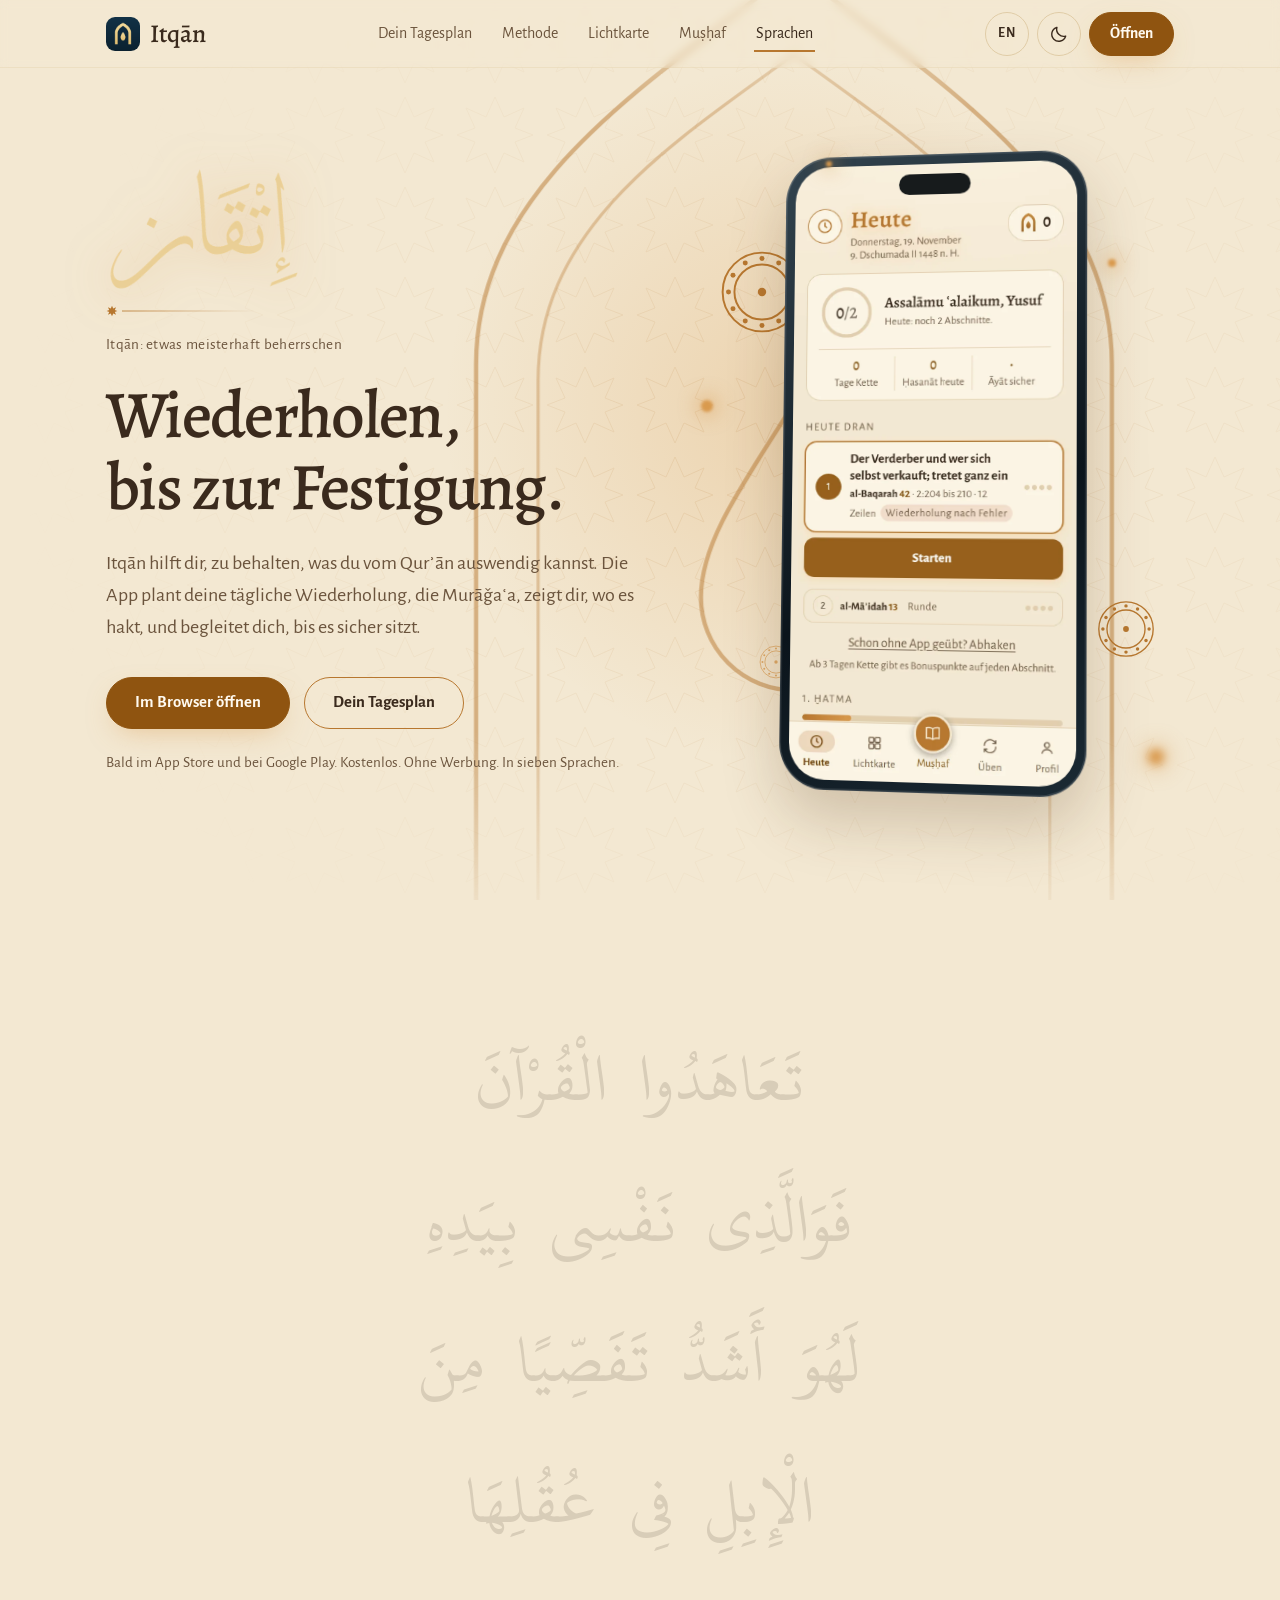
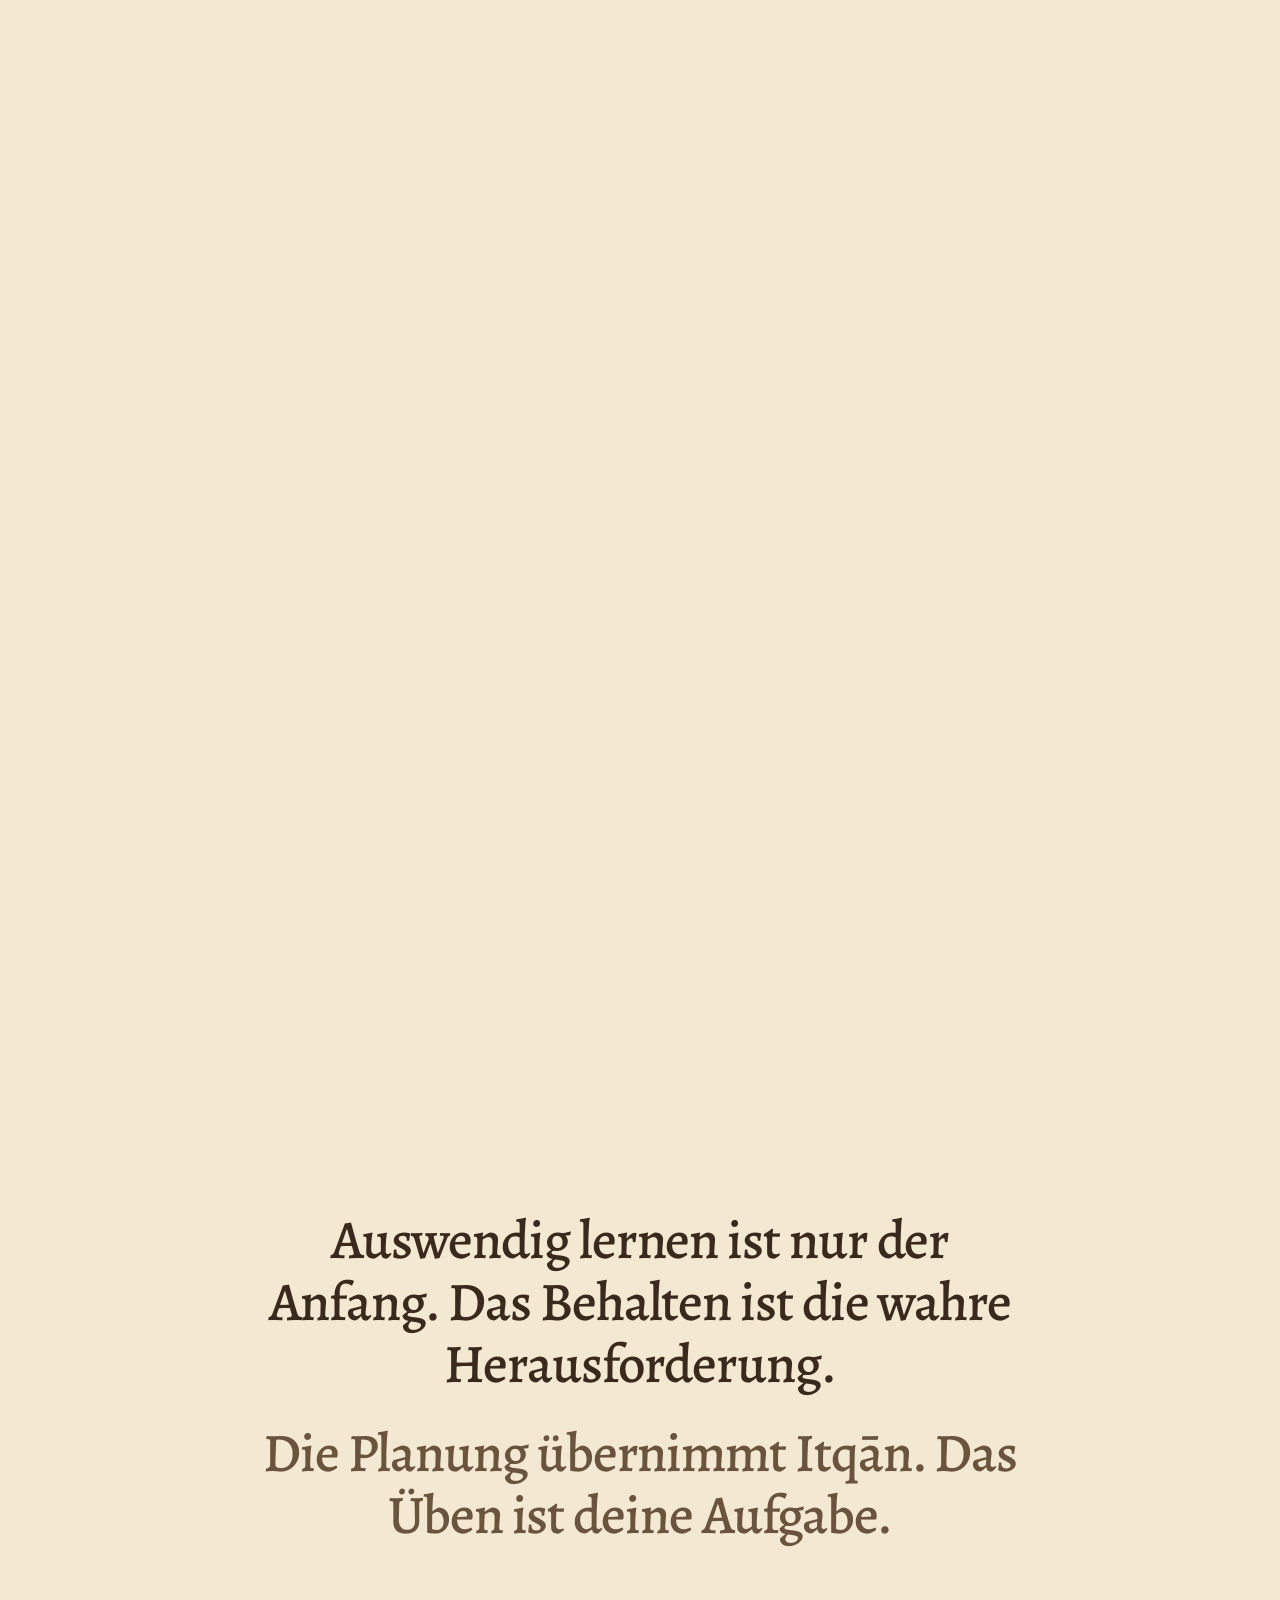
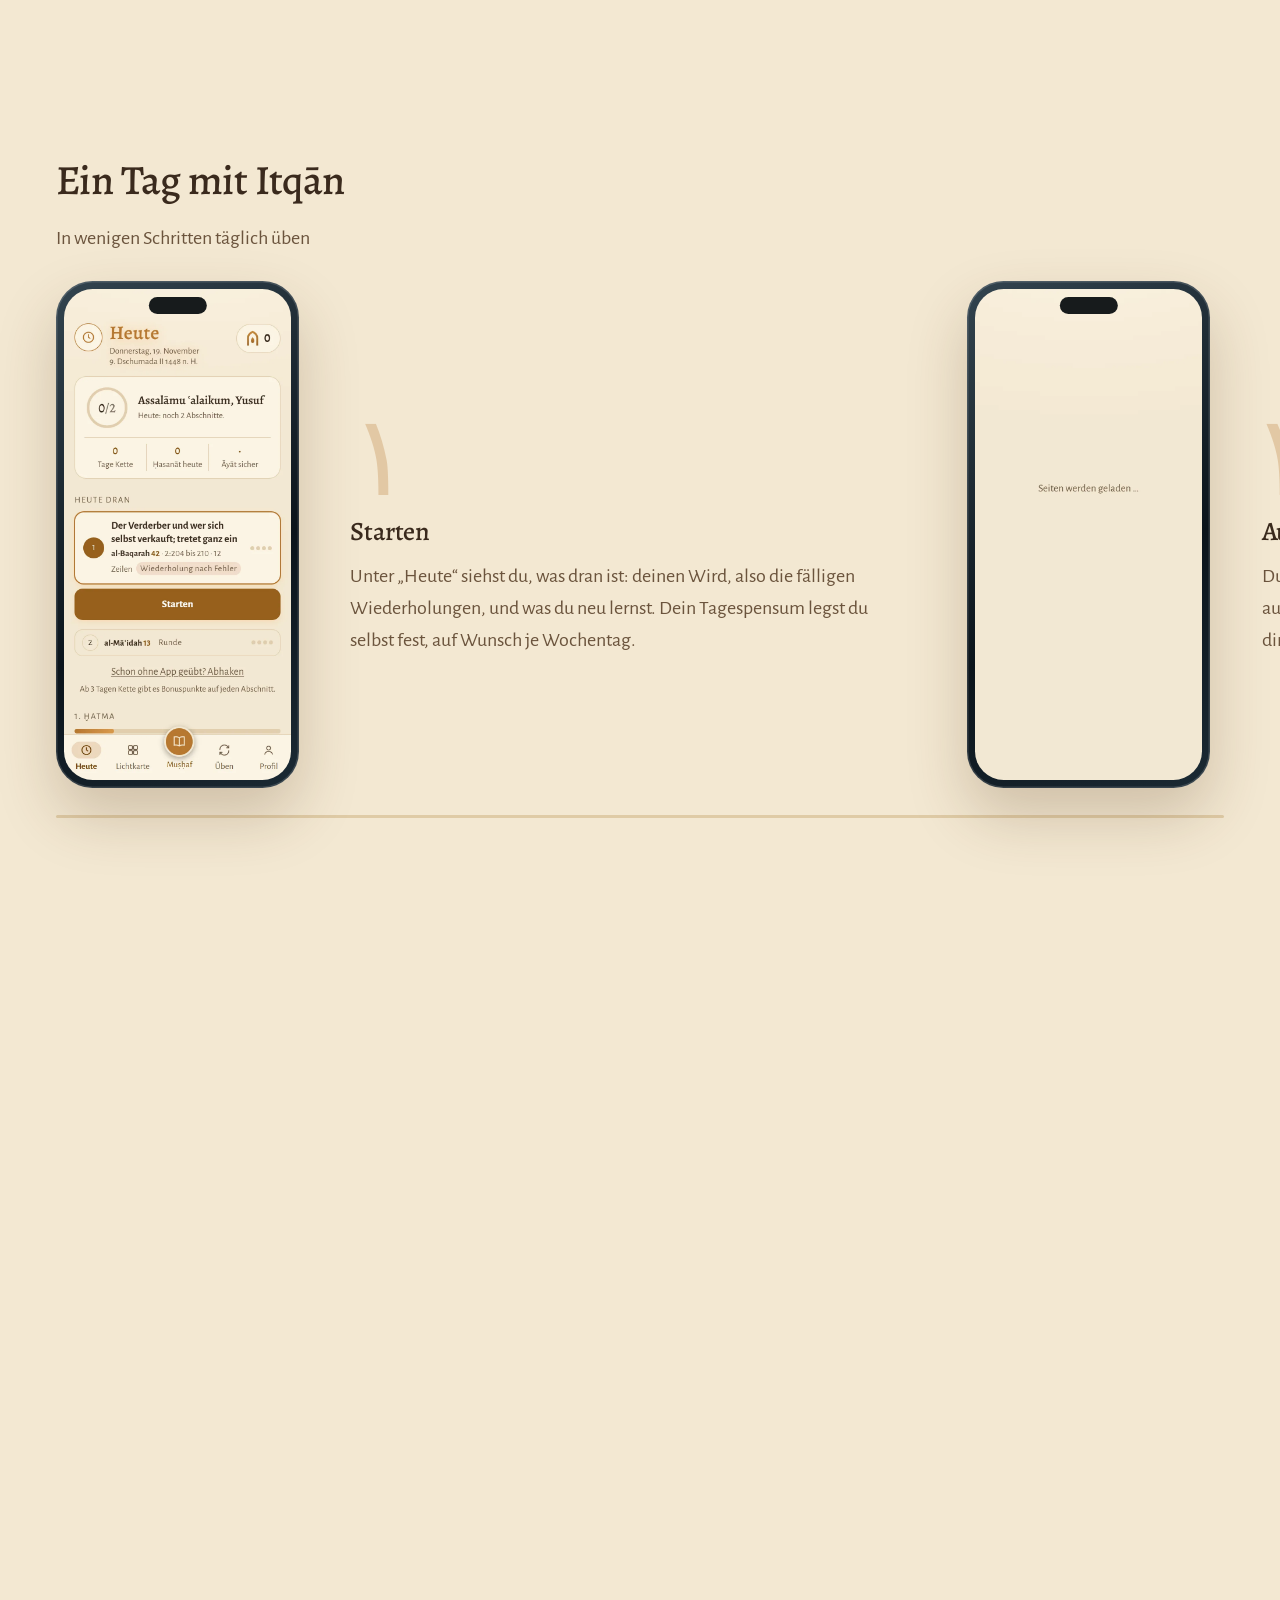
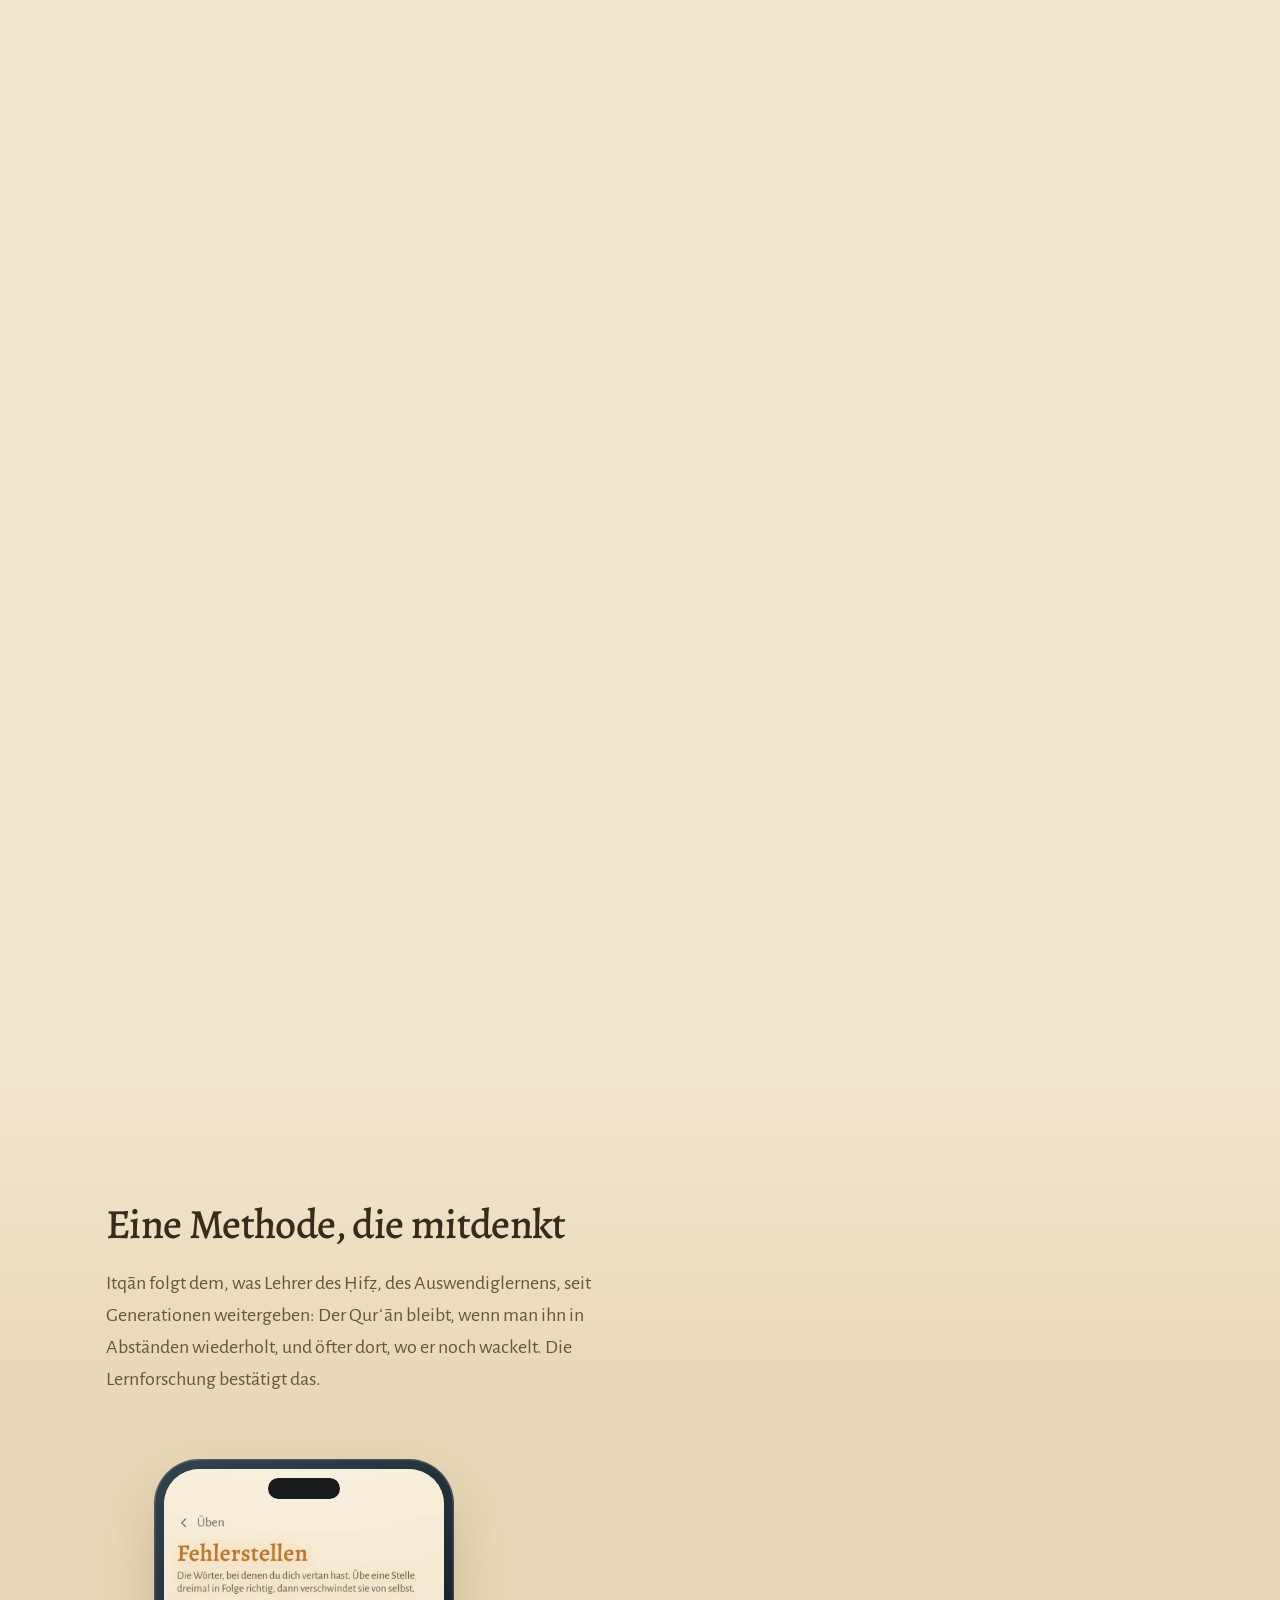
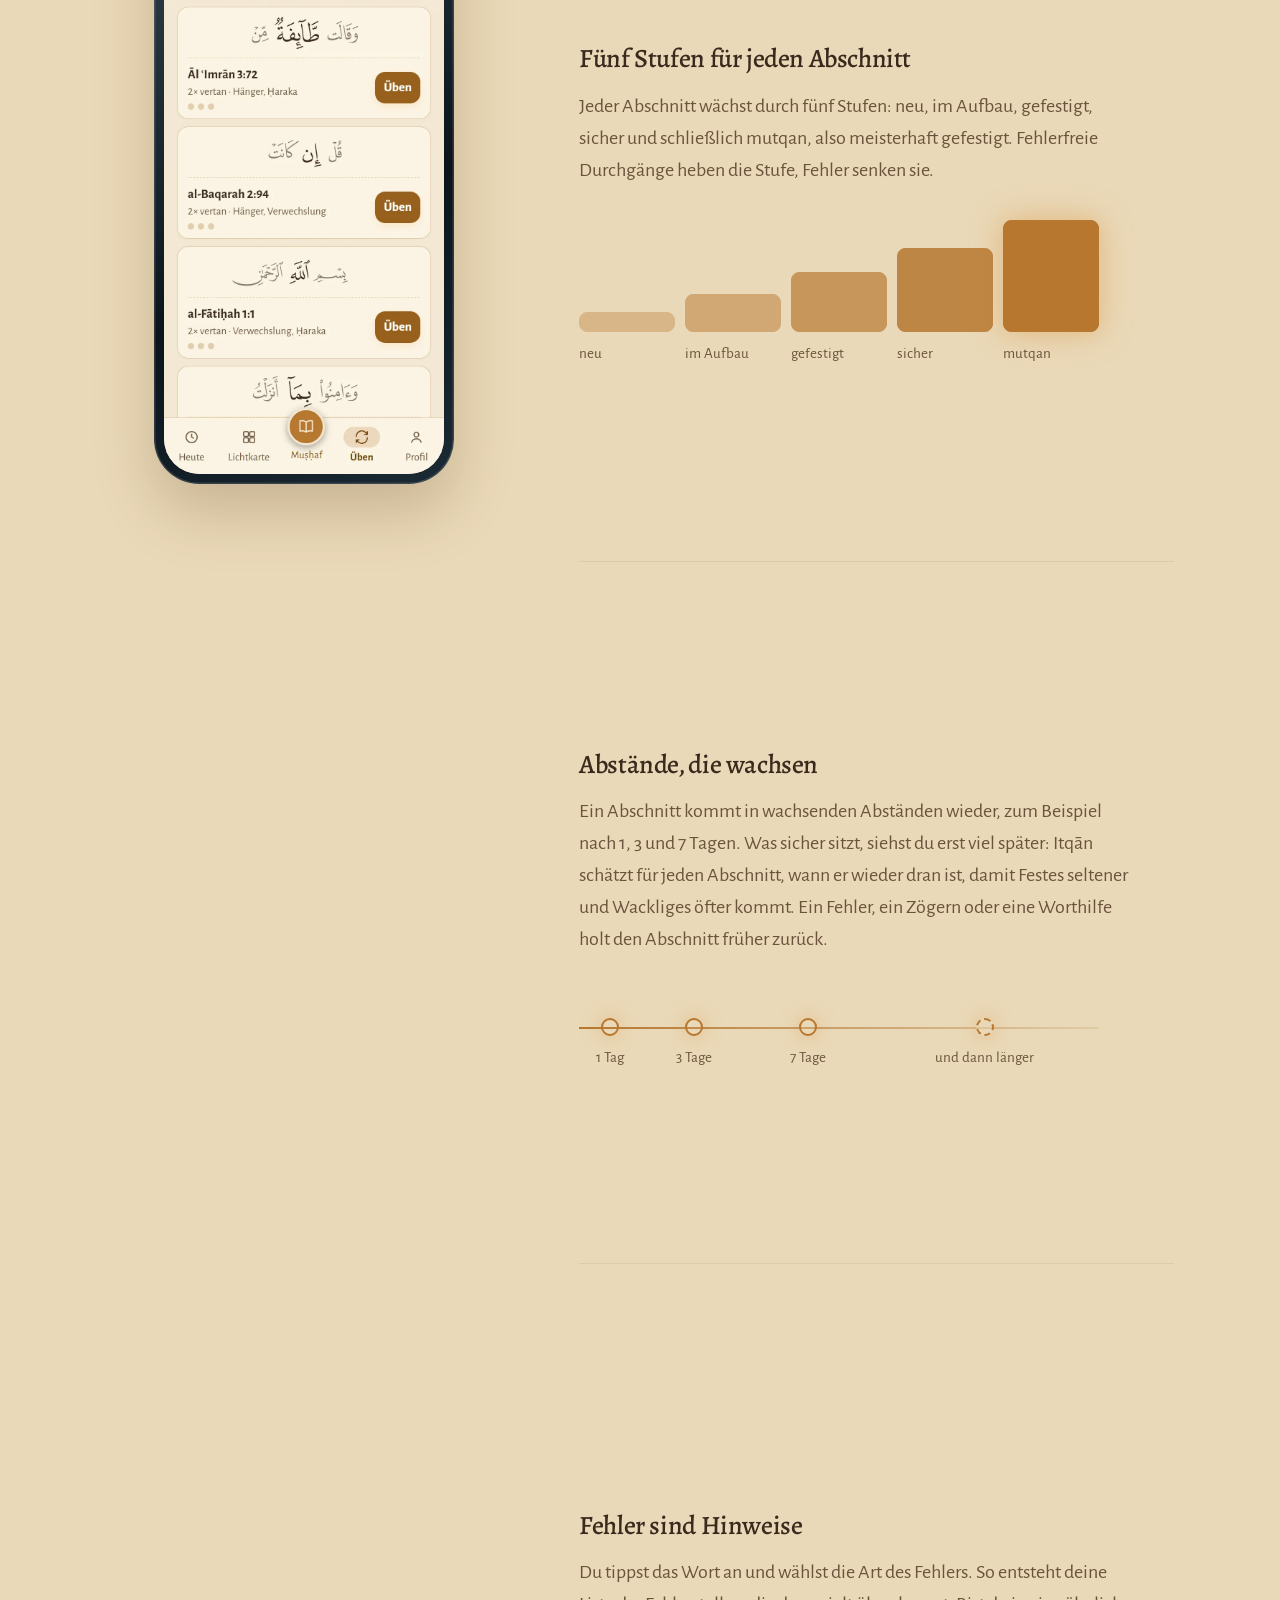
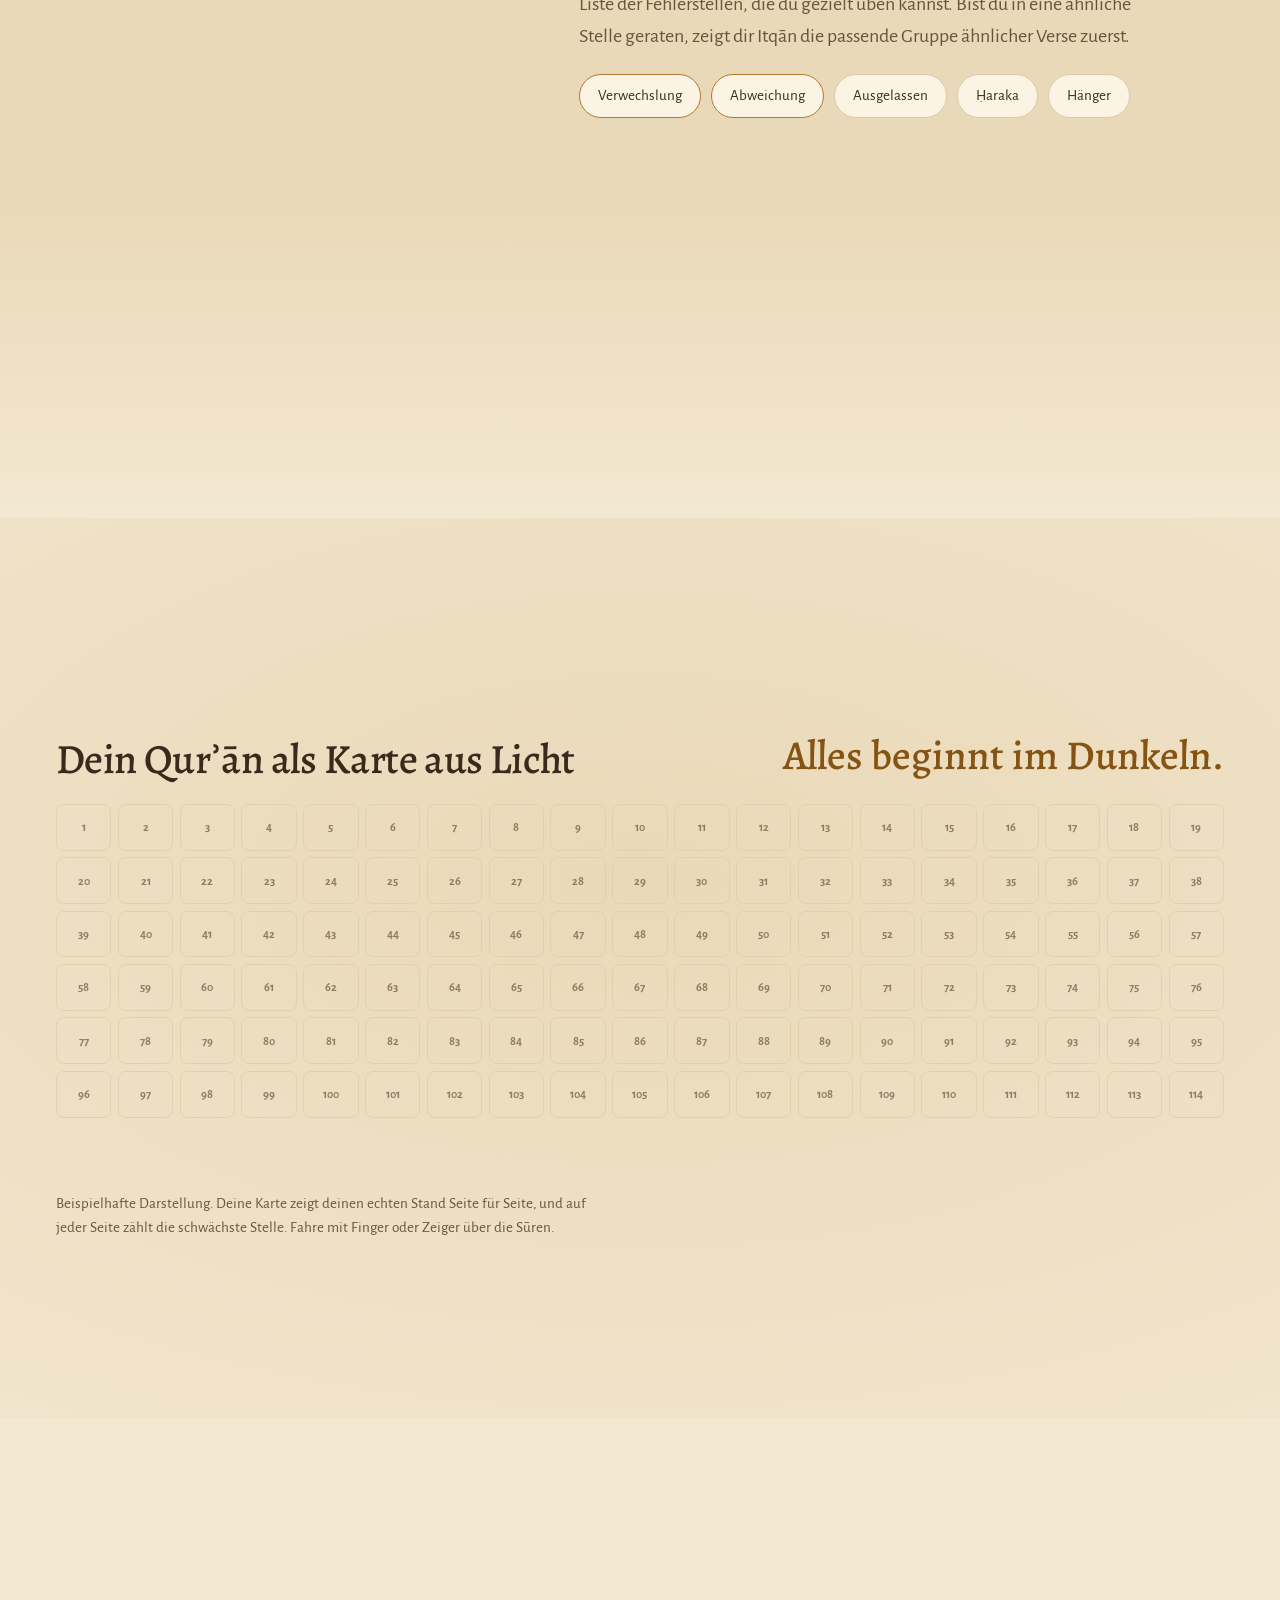
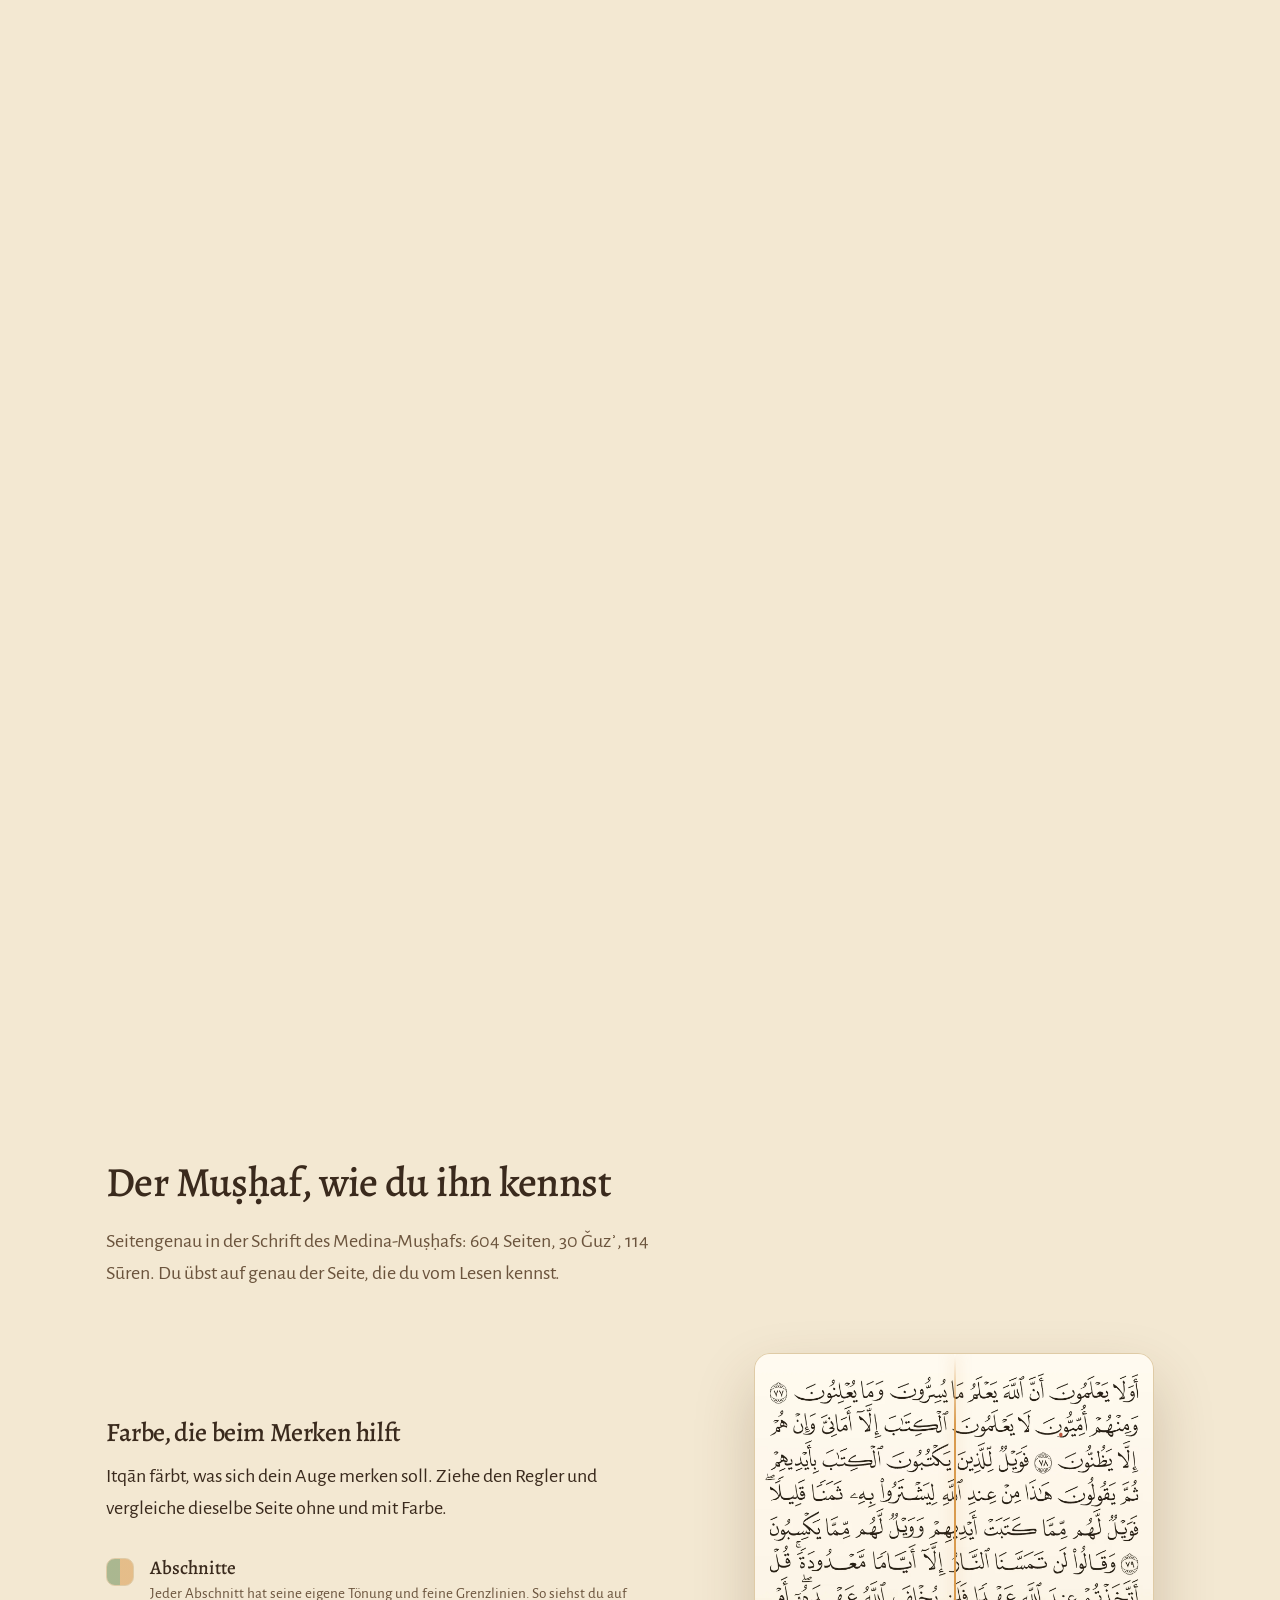
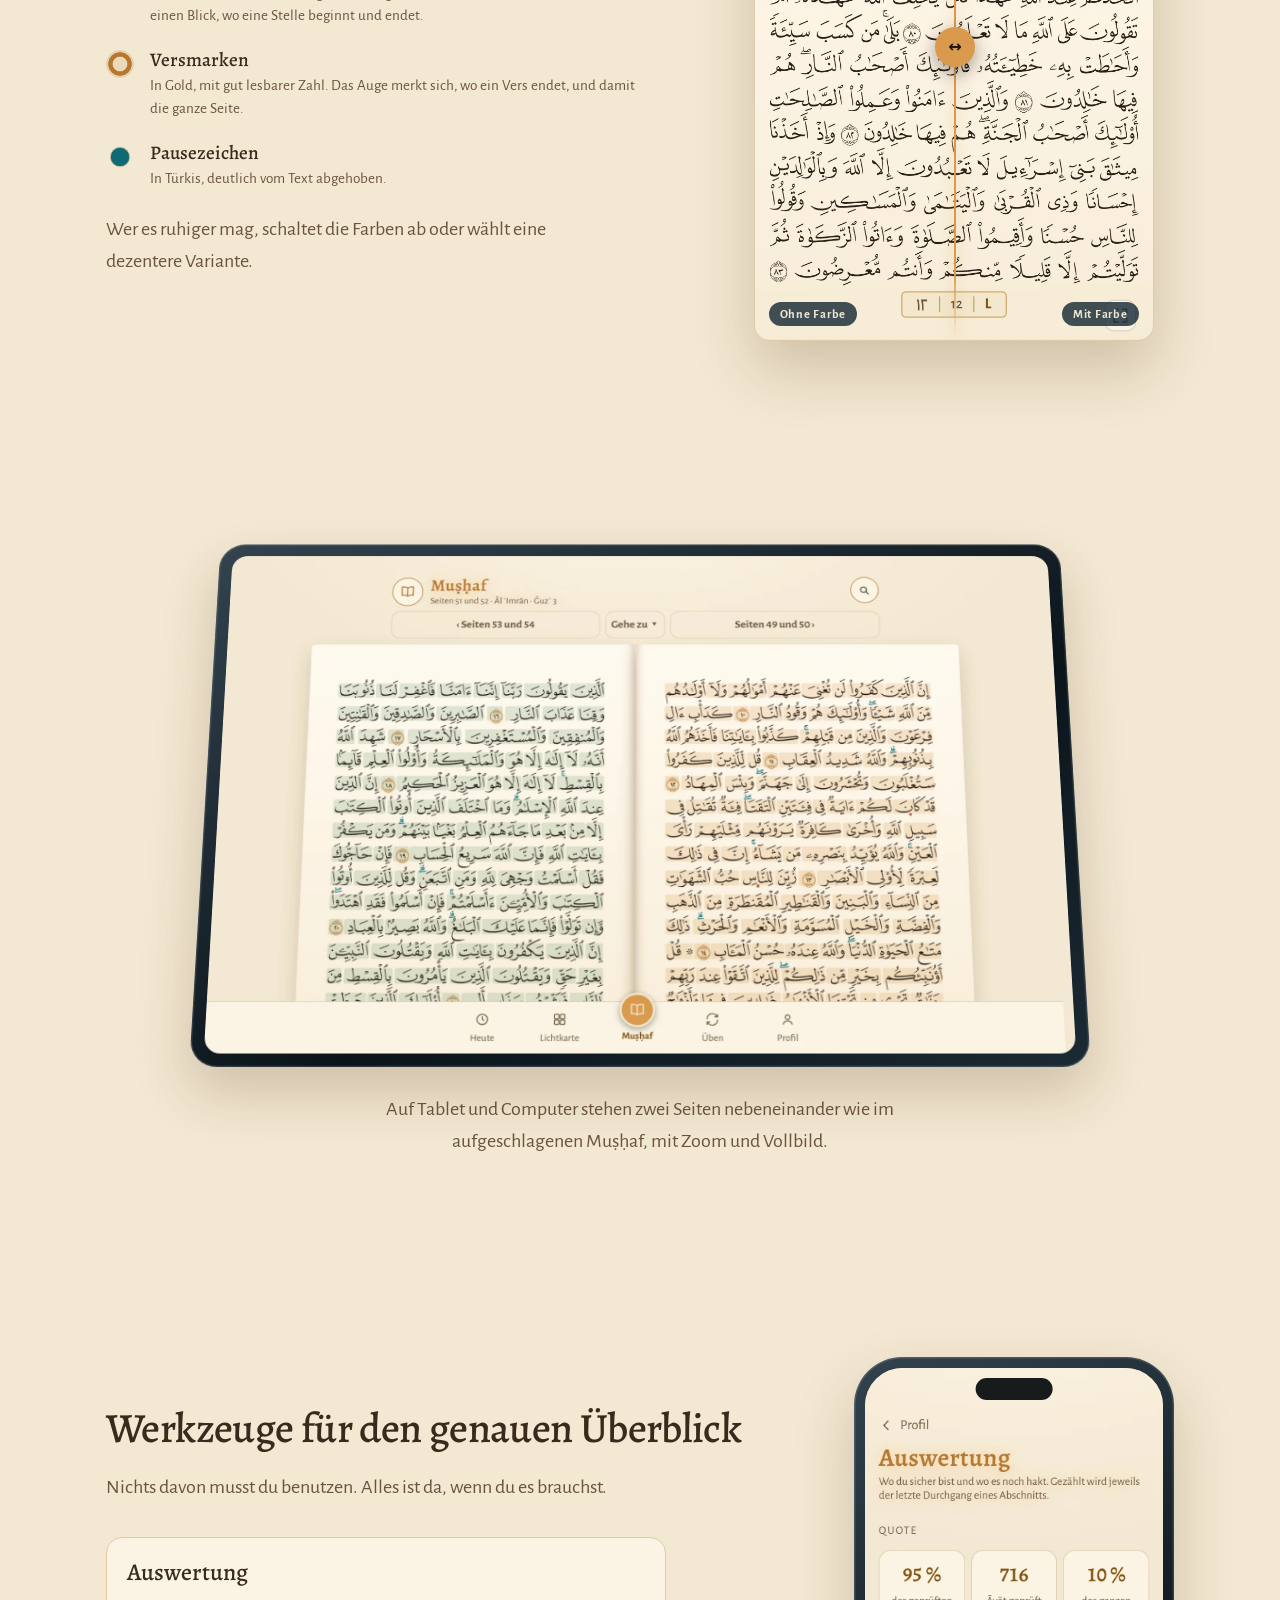
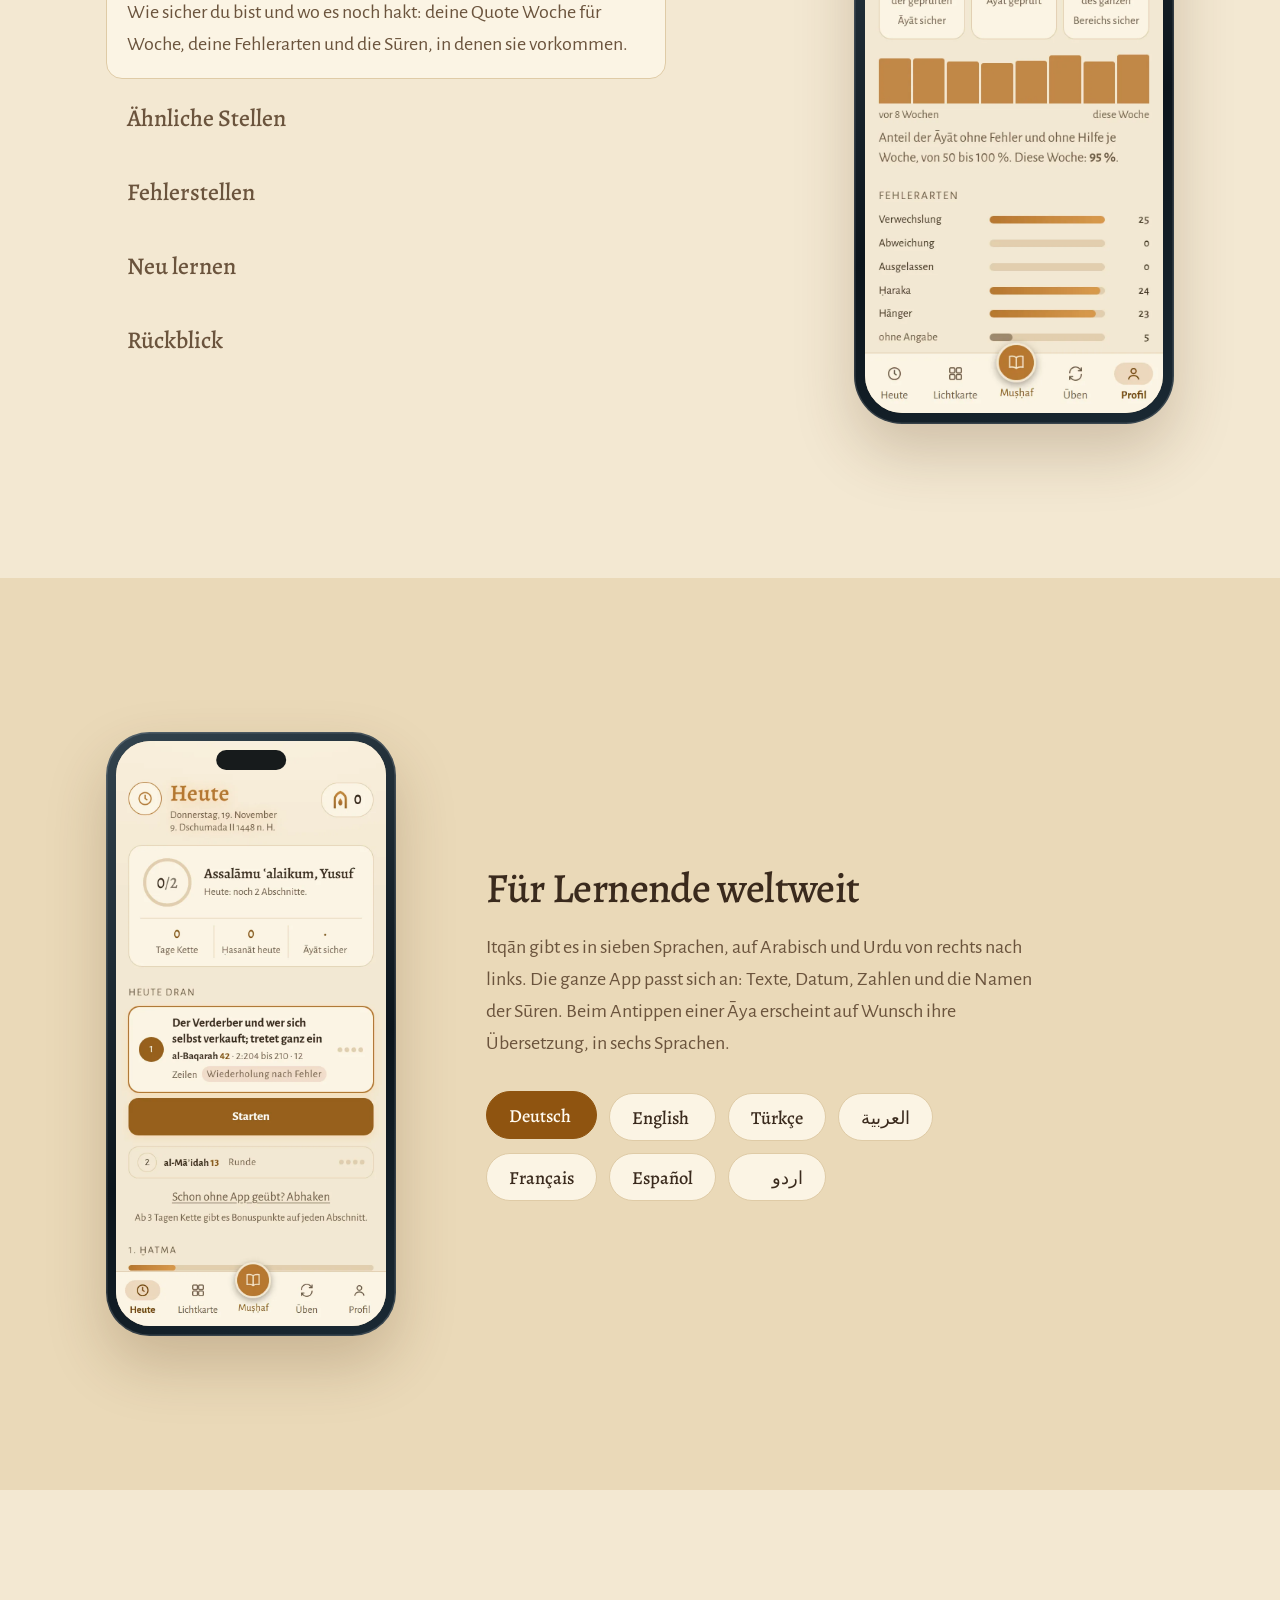
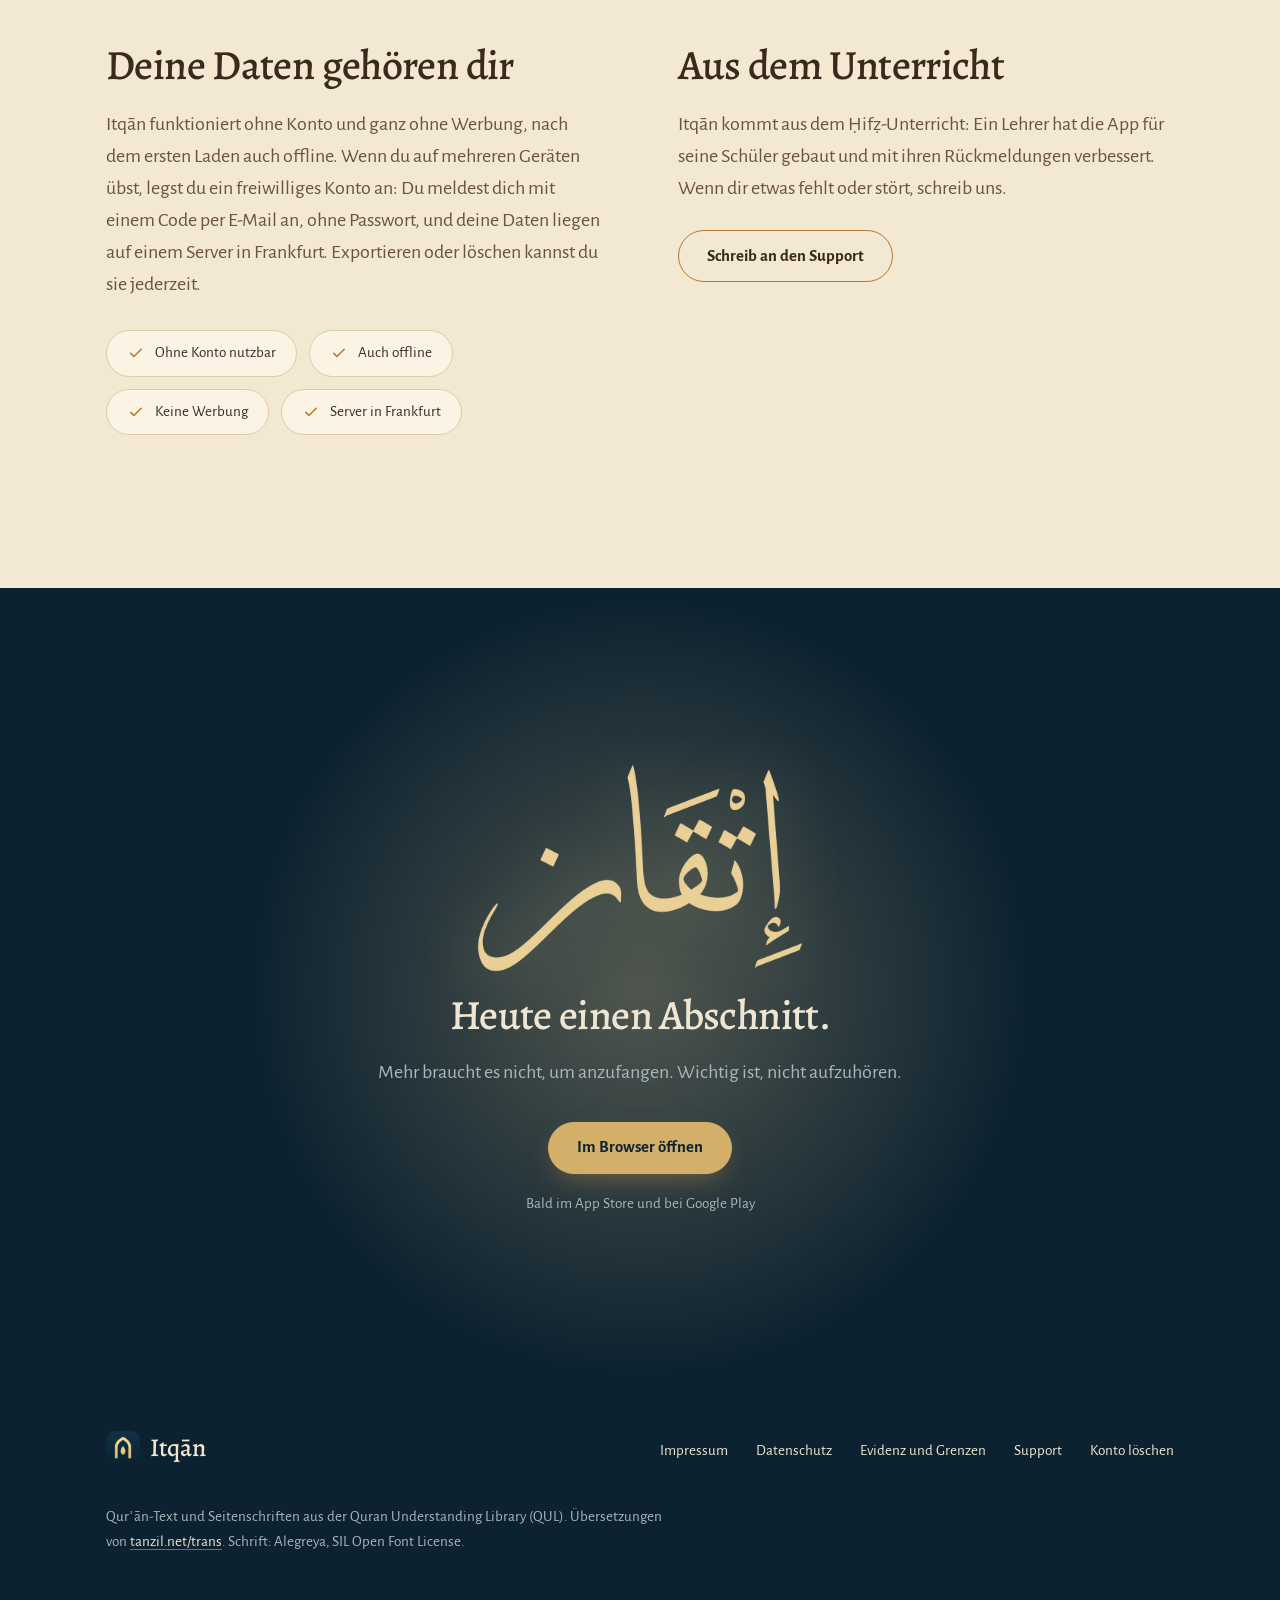
<file: index.html>
<!doctype html>
<html lang="de" class="no-js">
<head>
<meta charset="utf-8">
<meta name="viewport" content="width=device-width,initial-scale=1,viewport-fit=cover">
<title>Itqān: Qurʾān wiederholen, bis zur Festigung</title>
<meta name="description" content="Itqān ist die App für die Murāǧaʿa, das regelmäßige Wiederholen des ganzen Qurʾān. Sie plant deine Wiederholung, zeigt dir, wo es hakt, und hilft dir, Gelerntes dauerhaft zu festigen. Kostenlos und ohne Werbung.">
<link rel="canonical" href="https://itqan.at/">
<link rel="alternate" hreflang="de" href="https://itqan.at/"><link rel="alternate" hreflang="en" href="https://itqan.at/en/"><link rel="alternate" hreflang="x-default" href="https://itqan.at/">
<meta property="og:type" content="website"><meta property="og:title" content="Itqān: Qurʾān wiederholen, bis zur Festigung"><meta property="og:description" content="Itqān ist die App für die Murāǧaʿa, das regelmäßige Wiederholen des ganzen Qurʾān. Sie plant deine Wiederholung, zeigt dir, wo es hakt, und hilft dir, Gelerntes dauerhaft zu festigen. Kostenlos und ohne Werbung."><meta property="og:url" content="https://itqan.at/"><meta property="og:image" content="https://itqan.at/img/og.png"><meta property="og:image:alt" content="Itqān: Qurʾān wiederholen, bis zur Festigung">
<meta name="twitter:card" content="summary_large_image">
<meta name="theme-color" content="#f3e8d2" media="(prefers-color-scheme: light)"><meta name="theme-color" content="#0d2230" media="(prefers-color-scheme: dark)">
<link rel="icon" href="icons/favicon-32.png" sizes="32x32"><link rel="apple-touch-icon" href="icons/apple-touch-icon.png">
<script>(function(){var d=document.documentElement;d.className='no-js';var t=null;try{t=localStorage.getItem('itqan-site-thema')}catch(e){}if(t!=='hell'&&t!=='dunkel')t=matchMedia('(prefers-color-scheme: dark)').matches?'dunkel':'hell';d.dataset.theme=t})()</script>
<link rel="preload" href="fonts/Alegreya-500-latin.woff2" as="font" type="font/woff2" crossorigin>
<link rel="stylesheet" href="css/site.css?v=f6126dd2">
</head>
<body id="top">
<svg width="0" height="0" style="position:absolute" aria-hidden="true" focusable="false"><defs>
<symbol id="ros" viewBox="0 0 64 64"><g fill="none" stroke="currentColor" stroke-width="1.5"><circle cx="32" cy="32" r="30"/><circle cx="32" cy="32" r="21"/></g><g fill="currentColor"><circle cx="32" cy="32" r="3.2"/><circle cx="57.50" cy="32.00" r="1.9"/><circle cx="54.08" cy="44.75" r="1.9"/><circle cx="44.75" cy="54.08" r="1.9"/><circle cx="32.00" cy="57.50" r="1.9"/><circle cx="19.25" cy="54.08" r="1.9"/><circle cx="9.92" cy="44.75" r="1.9"/><circle cx="6.50" cy="32.00" r="1.9"/><circle cx="9.92" cy="19.25" r="1.9"/><circle cx="19.25" cy="9.92" r="1.9"/><circle cx="32.00" cy="6.50" r="1.9"/><circle cx="44.75" cy="9.92" r="1.9"/><circle cx="54.08" cy="19.25" r="1.9"/></g></symbol>
<symbol id="sonne" viewBox="0 0 24 24"><g fill="none" stroke="currentColor" stroke-width="1.7" stroke-linecap="round"><circle cx="12" cy="12" r="4.2"/><path d="M12 2.5v2.2M12 19.3v2.2M2.5 12h2.2M19.3 12h2.2M5.3 5.3l1.6 1.6M17.1 17.1l1.6 1.6M18.7 5.3l-1.6 1.6M6.9 17.1l-1.6 1.6"/></g></symbol>
<symbol id="mond" viewBox="0 0 24 24"><path d="M20 14.5A8.5 8.5 0 0 1 9.5 4a8.5 8.5 0 1 0 10.5 10.5z" fill="none" stroke="currentColor" stroke-width="1.7" stroke-linejoin="round"/></symbol>
<symbol id="haken" viewBox="0 0 24 24"><path d="M5 12.5l4.2 4.2L19 7" fill="none" stroke="currentColor" stroke-width="2" stroke-linecap="round" stroke-linejoin="round"/></symbol>
</defs></svg>
<a class="skip" href="#inhalt">Zum Inhalt springen</a>
<header class="kopf"><div class="wrap">
  <a class="logo" href="#top" aria-label="Itqān"><img src="icons/icon-192.png" width="34" height="34" alt="">Itqān</a>
  <nav class="menue" aria-label="Hauptmenü"><a href="#tag">Dein Tagesplan</a><a href="#methode">Methode</a><a href="#karte">Lichtkarte</a><a href="#mushaf">Muṣḥaf</a><a href="#sprachen">Sprachen</a></nav>
  <div class="werkz">
    <a class="spr-knopf" href="en/" hreflang="en" lang="en" aria-label="EN">EN</a>
    <button class="ico-knopf" id="thema" type="button" aria-label="Hell oder dunkel wechseln"><svg class="mond" aria-hidden="true"><use href="#mond"/></svg><svg class="sonne" aria-hidden="true"><use href="#sonne"/></svg></button>
    <a class="knopf haupt" style="min-height:44px;padding:0 20px;font-size:.98rem" href="https://app.itqan.at/">Öffnen</a>
  </div>
</div></header>

<main id="inhalt">
<header class="held">
  <div class="held-bg" aria-hidden="true"><div class="schein"></div><svg class="muster" aria-hidden="true"><defs><pattern id="st" width="90" height="90" patternUnits="userSpaceOnUse"><path d="M45 7L54 27L74 18L65 38L83 45L65 52L74 72L54 63L45 83L36 63L16 72L25 52L7 45L25 38L16 18L36 27Z" fill="none" stroke="currentColor" stroke-width=".9"/></pattern></defs><rect width="100%" height="100%" fill="url(#st)"/></svg><svg class="bogen" viewBox="0 0 200 260" fill="none" stroke="currentColor" aria-hidden="true"><path d="M18 252V108C18 62 62 36 100 6C138 36 182 62 182 108V252" stroke-width="1.1"/><path d="M34 252V112C34 72 70 50 100 28C130 50 166 72 166 112V252" stroke-width=".8" opacity=".7"/><path d="M100 118c14 22 24 36 24 50a24 24 0 0 1-48 0c0-14 10-28 24-50z" stroke-width="1.1"/></svg></div>
  <div class="wrap">
    <div class="held-text">
      <div class="titel-rahmen"><img class="ar-titel kalli" src="img/kalligraphie-gold.webp" alt="إِتْقَان" lang="ar" width="900" height="586" fetchpriority="high" decoding="async"><svg class="titel-zier" viewBox="0 0 150 12" aria-hidden="true"><defs><linearGradient id="zl" gradientUnits="userSpaceOnUse" x1="16" y1="0" x2="150" y2="0"><stop offset="0" stop-color="currentColor" stop-opacity=".85"/><stop offset="1" stop-color="currentColor" stop-opacity="0"/></linearGradient></defs><path d="M16 6H150" stroke="url(#zl)" stroke-width="1" fill="none"/><path transform="translate(6 6) scale(.14) translate(-45 -45)" fill="currentColor" d="M45 7L54 27L74 18L65 38L83 45L65 52L74 72L54 63L45 83L36 63L16 72L25 52L7 45L25 38L16 18L36 27Z"/></svg></div>
      <p class="ar-unter">Itqān: etwas meisterhaft beherrschen</p>
      <h1>Wiederholen,<br>bis zur Festigung.</h1>
      <p class="lead">Itqān hilft dir, zu behalten, was du vom Qurʾān auswendig kannst. Die App plant deine tägliche Wiederholung, die Murāǧaʿa, zeigt dir, wo es hakt, und begleitet dich, bis es sicher sitzt.</p>
      <div class="cta"><a class="knopf haupt" href="https://app.itqan.at/">Im Browser öffnen</a><a class="knopf leer" href="#tag" aria-disabled="false">Dein Tagesplan</a></div>
      <p class="held-note">Bald im App Store und bei Google Play. Kostenlos. Ohne Werbung. In sieben Sprachen.</p>
    </div>
    <div class="buehne">
      <span class="fl r1" data-t="26" data-s="30" aria-hidden="true"><svg><use href="#ros"/></svg></span>
      <span class="fl r2" data-t="-18" data-s="90" aria-hidden="true"><svg><use href="#ros"/></svg></span>
      <span class="fl r3" data-t="34" data-s="50" aria-hidden="true"><svg><use href="#ros"/></svg></span>
      <svg class="bogen-m" viewBox="0 0 200 260" fill="none" stroke="currentColor" aria-hidden="true"><path d="M18 252V108C18 62 62 36 100 6C138 36 182 62 182 108V252" stroke-width="1.1"/><path d="M34 252V112C34 72 70 50 100 28C130 50 166 72 166 112V252" stroke-width=".8" opacity=".7"/><path d="M100 118c14 22 24 36 24 50a24 24 0 0 1-48 0c0-14 10-28 24-50z" stroke-width="1.1"/></svg>
      <figure class="phone"><div class="rahmen"><div class="bild"><img class="t-hell" src="img/heute-hell.webp" alt="Die Ansicht Heute in Itqān: Begrüßung, Wird des Tages und die Abschnitte, die jetzt dran sind" width="780" height="1688" fetchpriority="high" decoding="async"><img class="t-dunkel" src="img/heute-dunkel.webp" alt="Die Ansicht Heute in Itqān: Begrüßung, Wird des Tages und die Abschnitte, die jetzt dran sind" width="780" height="1688" fetchpriority="high" decoding="async"></div></div></figure>
      <span class="fl p1" data-t="40" data-s="120" aria-hidden="true"></span><span class="fl p2" data-t="-30" data-s="80" aria-hidden="true"></span><span class="fl p3" data-t="-52" data-s="150" aria-hidden="true"></span><span class="fl p4" data-t="28" data-s="60" aria-hidden="true"></span>
    </div>
  </div>
</header>

<section class="szene hadith" aria-label="Der Prophet ﷺ sagte">
  <div class="klebt"><div>
    <p class="had-pre">Der Prophet <span class="ar sal">ﷺ</span> sagte</p>
    <p class="had-ar ar" lang="ar">تَعَاهَدُوا الْقُرْآنَ فَوَالَّذِي نَفْسِي بِيَدِهِ لَهُوَ أَشَدُّ تَفَصِّيًا مِنَ الْإِبِلِ فِي عُقُلِهَا</p>
    <p class="had-de">„Pflegt den Qurʾān beständig. Bei Dem, in Dessen Hand meine Seele ist: Er entgleitet leichter als Kamele aus ihren Fußfesseln.“</p>
    <p class="had-q">Überliefert bei al-Buḫārī (5033)</p>
  </div></div>
</section>

<section class="satz"><div class="wrap">
  <p class="gross rv">Auswendig lernen ist nur der Anfang. Das Behalten ist die wahre Herausforderung.</p>
  <p class="gross zweit rv" style="--d:.12s">Die Planung übernimmt Itqān. Das Üben ist deine Aufgabe.</p>
</div></section>

<section id="tag" class="tag">
  <div class="tag-szene"><div class="tag-buehne">
    <div class="wrap kopfblock"><h2 class="rv">Ein Tag mit Itqān</h2><p class="lead rv" style="--d:.1s">In wenigen Schritten täglich üben</p></div>
    <div class="tag-bahn"><article class="schritt"><div><figure class="phone"><div class="rahmen"><div class="bild"><img class="t-hell" src="img/heute-hell.webp" alt="Heute: der Plan des Tages" width="780" height="1688" loading="lazy" decoding="async"><img class="t-dunkel" src="img/heute-dunkel.webp" alt="Heute: der Plan des Tages" width="780" height="1688" loading="lazy" decoding="async"></div></div></figure></div><div><span class="nr" aria-hidden="true">١</span><h3>Starten</h3><p class="leise">Unter „Heute“ siehst du, was dran ist: deinen Wird, also die fälligen Wiederholungen, und was du neu lernst. Dein Tagespensum legst du selbst fest, auf Wunsch je Wochentag.</p></div></article><article class="schritt"><div><figure class="phone"><div class="rahmen"><div class="bild"><img class="t-hell" src="img/ueben-hell.webp" alt="Üben: die Seite mit verdecktem Text" width="780" height="1688" loading="lazy" decoding="async"><img class="t-dunkel" src="img/ueben-dunkel.webp" alt="Üben: die Seite mit verdecktem Text" width="780" height="1688" loading="lazy" decoding="async"></div></div></figure></div><div><span class="nr" aria-hidden="true">٢</span><h3>Aufsagen</h3><p class="leise">Du siehst die Seite wie im Muṣḥaf, nur mit verdecktem Text, und rezitierst aus dem Gedächtnis. Steckst du fest, hilft dir „Erstes Wort“, oder du siehst dir den Abschnitt vorher an.</p></div></article><article class="schritt"><div><figure class="phone"><div class="rahmen"><div class="bild"><img class="t-hell" src="img/ueben_offen-hell.webp" alt="Prüfen: der Vers ist aufgedeckt, darunter Fehler, Gezögert und Richtig" width="780" height="1688" loading="lazy" decoding="async"><img class="t-dunkel" src="img/ueben_offen-dunkel.webp" alt="Prüfen: der Vers ist aufgedeckt, darunter Fehler, Gezögert und Richtig" width="780" height="1688" loading="lazy" decoding="async"></div></div></figure></div><div><span class="nr" aria-hidden="true">٣</span><h3>Prüfen</h3><p class="leise">Dann deckst du auf und bewertest dich Vers für Vers: Richtig, Gezögert oder Fehler. Je ehrlicher du bewertest, desto besser passen deine Wiederholungen zu dir.</p></div></article><article class="schritt"><div><figure class="phone"><div class="rahmen"><div class="bild"><img class="t-hell" src="img/fertig-hell.webp" alt="Abschluss eines Abschnitts mit Ergebnis" width="780" height="1688" loading="lazy" decoding="async"><img class="t-dunkel" src="img/fertig-dunkel.webp" alt="Abschluss eines Abschnitts mit Ergebnis" width="780" height="1688" loading="lazy" decoding="async"></div></div></figure></div><div><span class="nr" aria-hidden="true">٤</span><h3>Abschließen</h3><p class="leise">Itqān-Punkte, deine Kette erfüllter Tage und die Ḥasanāt, gezählt nach rezitierten Buchstaben, zeigen, dass du dranbleibst. Wer mag, blendet die Ḥasanāt aus.</p></div></article></div>
    <div class="tag-fuss" aria-hidden="true"><i></i></div>
  </div></div>
</section>

<section id="methode" class="abschnitt meth"><div class="wrap">
  <div class="kopfblock"><h2 class="rv">Eine Methode, die mitdenkt</h2><p class="lead rv" style="--d:.1s">Itqān folgt dem, was Lehrer des Ḥifẓ, des Auswendiglernens, seit Generationen weitergeben: Der Qurʾān bleibt, wenn man ihn in Abständen wiederholt, und öfter dort, wo er noch wackelt. Die Lernforschung bestätigt das.</p></div>
  <div class="meth-gitter">
    <div class="meth-phone" aria-hidden="false"><figure class="phone "><div class="rahmen"><div class="bild"><img class="t-hell lage an" src="img/karte-hell.webp" alt="Lichtkarte: wie viele Seiten auf welcher Stufe stehen" width="780" height="1688" loading="lazy" decoding="async" data-i="0"><img class="t-dunkel lage an" src="img/karte-dunkel.webp" alt="Lichtkarte: wie viele Seiten auf welcher Stufe stehen" width="780" height="1688" loading="lazy" decoding="async" data-i="0"><img class="t-hell lage" src="img/auswertung-hell.webp" alt="Auswertung: Quote und Fehlerarten" width="780" height="1688" loading="lazy" decoding="async" data-i="1"><img class="t-dunkel lage" src="img/auswertung-dunkel.webp" alt="Auswertung: Quote und Fehlerarten" width="780" height="1688" loading="lazy" decoding="async" data-i="1"><img class="t-hell lage" src="img/fehlerstellen-hell.webp" alt="Fehlerstellen: markierte Stellen zum gezielten Üben" width="780" height="1688" loading="lazy" decoding="async" data-i="2"><img class="t-dunkel lage" src="img/fehlerstellen-dunkel.webp" alt="Fehlerstellen: markierte Stellen zum gezielten Üben" width="780" height="1688" loading="lazy" decoding="async" data-i="2"></div></div></figure></div>
    <div class="meth-text">
      <div class="block"><h3 class="rv">Fünf Stufen für jeden Abschnitt</h3><p class="rv">Jeder Abschnitt wächst durch fünf Stufen: neu, im Aufbau, gefestigt, sicher und schließlich mutqan, also meisterhaft gefestigt. Fehlerfreie Durchgänge heben die Stufe, Fehler senken sie.</p>
        <div class="stufen" aria-hidden="true"><div class="stufe"><i></i>neu</div><div class="stufe"><i></i>im Aufbau</div><div class="stufe"><i></i>gefestigt</div><div class="stufe"><i></i>sicher</div><div class="stufe"><i></i>mutqan</div></div>
        <div class="meth-phone-inline"><figure class="phone"><div class="rahmen"><div class="bild"><img class="t-hell" src="img/karte-hell.webp" alt="Lichtkarte: wie viele Seiten auf welcher Stufe stehen" width="780" height="1688" loading="lazy" decoding="async"><img class="t-dunkel" src="img/karte-dunkel.webp" alt="Lichtkarte: wie viele Seiten auf welcher Stufe stehen" width="780" height="1688" loading="lazy" decoding="async"></div></div></figure></div></div>
      <div class="block"><h3 class="rv">Abstände, die wachsen</h3><p class="rv">Ein Abschnitt kommt in wachsenden Abständen wieder, zum Beispiel nach 1, 3 und 7 Tagen. Was sicher sitzt, siehst du erst viel später: Itqān schätzt für jeden Abschnitt, wann er wieder dran ist, damit Festes seltener und Wackliges öfter kommt. Ein Fehler, ein Zögern oder eine Worthilfe holt den Abschnitt früher zurück.</p>
        <div class="zeit" aria-hidden="true"><span class="pkt"><span>1 Tag</span></span><span class="pkt"><span>3 Tage</span></span><span class="pkt"><span>7 Tage</span></span><span class="pkt"><span>und dann länger</span></span></div>
        <div class="meth-phone-inline"><figure class="phone"><div class="rahmen"><div class="bild"><img class="t-hell" src="img/auswertung-hell.webp" alt="Auswertung: Quote und Fehlerarten" width="780" height="1688" loading="lazy" decoding="async"><img class="t-dunkel" src="img/auswertung-dunkel.webp" alt="Auswertung: Quote und Fehlerarten" width="780" height="1688" loading="lazy" decoding="async"></div></div></figure></div></div>
      <div class="block"><h3 class="rv">Fehler sind Hinweise</h3><p class="rv">Du tippst das Wort an und wählst die Art des Fehlers. So entsteht deine Liste der Fehlerstellen, die du gezielt üben kannst. Bist du in eine ähnliche Stelle geraten, zeigt dir Itqān die passende Gruppe ähnlicher Verse zuerst.</p>
        <div class="chips rv"><span class="chip hin">Verwechslung</span><span class="chip hin">Abweichung</span><span class="chip">Ausgelassen</span><span class="chip">Ḥaraka</span><span class="chip">Hänger</span></div>
        <div class="meth-phone-inline"><figure class="phone"><div class="rahmen"><div class="bild"><img class="t-hell" src="img/fehlerstellen-hell.webp" alt="Fehlerstellen: markierte Stellen zum gezielten Üben" width="780" height="1688" loading="lazy" decoding="async"><img class="t-dunkel" src="img/fehlerstellen-dunkel.webp" alt="Fehlerstellen: markierte Stellen zum gezielten Üben" width="780" height="1688" loading="lazy" decoding="async"></div></div></figure></div></div>
    </div>
  </div>
</div></section>

<section id="karte" class="szene karte-szene" aria-labelledby="karte-h">
  <div class="klebt">
    <div class="karte-kopf"><h2 id="karte-h">Dein Qurʾān als Karte aus Licht</h2><div class="karte-stufe" aria-hidden="true"><span data-k="0">Alles beginnt im Dunkeln.</span><span data-k="1" hidden>Neu.</span><span data-k="2" hidden>Im Aufbau.</span><span data-k="3" hidden>Gefestigt.</span><span data-k="4" hidden>Sicher.</span><span data-k="5" hidden>Mutqan.</span></div></div>
    <div class="lk-wrap"><div class="lk" role="img" aria-label="Karte der 114 Sūren, die beim Scrollen von dunkel nach hell durch die fünf Stufen leuchten" data-verse="Āyāt"></div><div class="lk-schein" aria-hidden="true"></div><div class="lk-info" aria-hidden="true"></div></div>
    <div class="karte-fuss"><p>Beispielhafte Darstellung. Deine Karte zeigt deinen echten Stand Seite für Seite, und auf jeder Seite zählt die schwächste Stelle. Fahre mit Finger oder Zeiger über die Sūren.</p><p class="karte-ende">114 Sūren. Jede leuchtet, wenn du sie festigst.</p></div>
  </div>
</section>
<script type="application/json" id="suren">[["الفاتحة","al-Fātiḥah",7],["البقرة","al-Baqarah",286],["آل عمران","Āl ʿImrān",200],["النساء","an-Nisāʾ",176],["المائدة","al-Māʾidah",120],["الأنعام","al-Anʿām",165],["الأعراف","al-Aʿrāf",206],["الأنفال","al-Anfāl",75],["التوبة","at-Taubah",129],["يونس","Yūnus",109],["هود","Hūd",123],["يوسف","Yūsuf",111],["الرعد","ar-Raʿd",43],["ابراهيم","Ibrāhīm",52],["الحجر","al-Ḥiǧr",99],["النحل","an-Naḥl",128],["الإسراء","al-Isrāʾ",111],["الكهف","al-Kahf",110],["مريم","Maryam",98],["طه","Ṭā Hā",135],["الأنبياء","al-Anbiyāʾ",112],["الحج","al-Ḥaǧǧ",78],["المؤمنون","al-Muʾminūn",118],["النور","an-Nūr",64],["الفرقان","al-Furqān",77],["الشعراء","aš-Šuʿarāʾ",227],["النمل","an-Naml",93],["القصص","al-Qaṣaṣ",88],["العنكبوت","al-ʿAnkabūt",69],["الروم","ar-Rūm",60],["لقمان","Luqmān",34],["السجدة","as-Saǧdah",30],["الأحزاب","al-Aḥzāb",73],["سبإ","Sabaʾ",54],["فاطر","Fāṭir",45],["يس","Yā Sīn",83],["الصافات","aṣ-Ṣāffāt",182],["ص","Ṣād",88],["الزمر","az-Zumar",75],["غافر","Ġāfir",85],["فصلت","Fuṣṣilat",54],["الشورى","aš-Šūrā",53],["الزخرف","az-Zuḫruf",89],["الدخان","ad-Duḫān",59],["الجاثية","al-Ǧāṯiyah",37],["الأحقاف","al-Aḥqāf",35],["محمد","Muḥammad",38],["الفتح","al-Fatḥ",29],["الحجرات","al-Ḥuǧurāt",18],["ق","Qāf",45],["الذاريات","aḏ-Ḏāriyāt",60],["الطور","aṭ-Ṭūr",49],["النجم","an-Naǧm",62],["القمر","al-Qamar",55],["الرحمن","ar-Raḥmān",78],["الواقعة","al-Wāqiʿah",96],["الحديد","al-Ḥadīd",29],["المجادلة","al-Muǧādilah",22],["الحشر","al-Ḥašr",24],["الممتحنة","al-Mumtaḥanah",13],["الصف","aṣ-Ṣaff",14],["الجمعة","al-Ǧumuʿah",11],["المنافقون","al-Munāfiqūn",11],["التغابن","at-Taġābun",18],["الطلاق","aṭ-Ṭalāq",12],["التحريم","at-Taḥrīm",12],["الملك","al-Mulk",30],["القلم","al-Qalam",52],["الحاقة","al-Ḥāqqah",52],["المعارج","al-Maʿāriǧ",44],["نوح","Nūḥ",28],["الجن","al-Ǧinn",28],["المزمل","al-Muzzammil",20],["المدثر","al-Muddaṯṯir",56],["القيامة","al-Qiyāmah",40],["الانسان","al-Insān",31],["المرسلات","al-Mursalāt",50],["النبإ","an-Nabaʾ",40],["النازعات","an-Nāziʿāt",46],["عبس","ʿAbasa",42],["التكوير","at-Takwīr",29],["الإنفطار","al-Infiṭār",19],["المطففين","al-Muṭaffifīn",36],["الإنشقاق","al-Inšiqāq",25],["البروج","al-Burūǧ",22],["الطارق","aṭ-Ṭāriq",17],["الأعلى","al-Aʿlā",19],["الغاشية","al-Ġāšiyah",26],["الفجر","al-Faǧr",30],["البلد","al-Balad",20],["الشمس","aš-Šams",15],["الليل","al-Lail",21],["الضحى","aḍ-Ḍuḥā",11],["الشرح","aš-Šarḥ",8],["التين","at-Tīn",8],["العلق","al-ʿAlaq",19],["القدر","al-Qadr",5],["البينة","al-Bayyinah",8],["الزلزلة","az-Zalzalah",8],["العاديات","al-ʿĀdiyāt",11],["القارعة","al-Qāriʿah",11],["التكاثر","at-Takāṯur",8],["العصر","al-ʿAṣr",3],["الهمزة","al-Humazah",9],["الفيل","al-Fīl",5],["قريش","Quraiš",4],["الماعون","al-Māʿūn",7],["الكوثر","al-Kauṯar",3],["الكافرون","al-Kāfirūn",6],["النصر","an-Naṣr",3],["المسد","al-Masad",5],["الإخلاص","al-Iḫlāṣ",4],["الفلق","al-Falaq",5],["الناس","an-Nās",6]]</script>

<section id="mushaf" class="abschnitt"><div class="wrap">
  <div class="kopfblock"><h2 class="rv">Der Muṣḥaf, wie du ihn kennst</h2><p class="lead rv" style="--d:.1s">Seitengenau in der Schrift des Medina-Muṣḥafs: 604 Seiten, 30 Ǧuzʾ, 114 Sūren. Du übst auf genau der Seite, die du vom Lesen kennst.</p></div>
  <div class="mus-grid">
    <div class="rv"><h3 style="margin-top:0">Farbe, die beim Merken hilft</h3><p>Itqān färbt, was sich dein Auge merken soll. Ziehe den Regler und vergleiche dieselbe Seite ohne und mit Farbe.</p>
      <ul class="farblegende">
        <li><i class="sw b" aria-hidden="true"></i><div><b>Abschnitte</b><p>Jeder Abschnitt hat seine eigene Tönung und feine Grenzlinien. So siehst du auf einen Blick, wo eine Stelle beginnt und endet.</p></div></li>
        <li><i class="sw v" aria-hidden="true"></i><div><b>Versmarken</b><p>In Gold, mit gut lesbarer Zahl. Das Auge merkt sich, wo ein Vers endet, und damit die ganze Seite.</p></div></li>
        <li><i class="sw p" aria-hidden="true"></i><div><b>Pausezeichen</b><p>In Türkis, deutlich vom Text abgehoben.</p></div></li>
      </ul>
      <p class="leise" style="margin-top:22px">Wer es ruhiger mag, schaltet die Farben ab oder wählt eine dezentere Variante.</p></div>
    <div class="vergleich rv" style="--d:.1s" role="group" aria-label="Regler: Muṣḥaf-Seite ohne und mit farbigen Versmarken vergleichen">
      <div class="seitenbild bild">
        <img class="t-hell" src="img/mushaf_ohne-hell.webp" alt="Muṣḥaf-Seite 52 ohne Farbe" width="1512" height="2228" loading="lazy" decoding="async"><img class="t-dunkel" src="img/mushaf_ohne-dunkel.webp" alt="Muṣḥaf-Seite 52 ohne Farbe" width="1512" height="2228" loading="lazy" decoding="async">
        <div class="mit"><img class="t-hell" src="img/mushaf_mit-hell.webp" alt="Muṣḥaf-Seite 52 mit farbigen Abschnitten, goldenen Versmarken und türkisen Pausezeichen" width="1512" height="2228" loading="lazy" decoding="async"><img class="t-dunkel" src="img/mushaf_mit-dunkel.webp" alt="Muṣḥaf-Seite 52 mit farbigen Abschnitten, goldenen Versmarken und türkisen Pausezeichen" width="1512" height="2228" loading="lazy" decoding="async"></div>
        <span class="etikett l">Ohne Farbe</span><span class="etikett r">Mit Farbe</span>
        <button class="griff" type="button" role="slider" aria-label="Regler: Muṣḥaf-Seite ohne und mit farbigen Versmarken vergleichen" aria-valuemin="3" aria-valuemax="97" aria-valuenow="50" aria-orientation="horizontal"><span aria-hidden="true">&#8596;</span></button>
      </div>
    </div>
  </div>
  <div class="breit"><figure class="tablet"><div class="bild"><img class="t-hell" src="img/mushaf_breit-hell.webp" alt="Itqān auf einem breiten Bildschirm: Muṣḥaf mit zwei Seiten" width="2000" height="1250" loading="lazy" decoding="async"><img class="t-dunkel" src="img/mushaf_breit-dunkel.webp" alt="Itqān auf einem breiten Bildschirm: Muṣḥaf mit zwei Seiten" width="2000" height="1250" loading="lazy" decoding="async"></div></figure></div>
  <p class="breit-text rv">Auf Tablet und Computer stehen zwei Seiten nebeneinander wie im aufgeschlagenen Muṣḥaf, mit Zoom und Vollbild.</p>
</div></section>

<section id="werkzeuge" class="abschnitt" style="padding-top:calc(var(--abschnitt)*.3)"><div class="wrap">
  <div class="werk-grid">
    <div><h2 class="rv">Werkzeuge für den genauen Überblick</h2><p class="lead rv" style="--d:.1s;margin-top:20px">Nichts davon musst du benutzen. Alles ist da, wenn du es brauchst.</p>
      <div class="reiter" role="tablist" aria-orientation="vertical"><button type="button" role="tab" aria-selected="false"><b>Auswertung</b><p>Wie sicher du bist und wo es noch hakt: deine Quote Woche für Woche, deine Fehlerarten und die Sūren, in denen sie vorkommen.</p></button><button type="button" role="tab" aria-selected="false"><b>Ähnliche Stellen</b><p>300 Gruppen ähnlicher Verse zum Nachschlagen und Vergleichen. Wo sich der Wortlaut unterscheidet, ist er farbig unterlegt.</p></button><button type="button" role="tab" aria-selected="false"><b>Fehlerstellen</b><p>Alle markierten Stellen auf einen Blick. Du übst sie einzeln, bis sie sitzen.</p></button><button type="button" role="tab" aria-selected="false"><b>Neu lernen</b><p>Du legst einen Abschnitt oder eine ganze Sūra in deinen Lernplan und übst ihn an drei Tagen: aufnehmen, absichern, meistern. Danach geht er in deinen Wiederholungskreislauf.</p></button><button type="button" role="tab" aria-selected="false"><b>Rückblick</b><p>Deine Woche oder dein Monat als Bild, zum Aufheben und Teilen.</p></button></div></div>
    <div class="werk-phone"><figure class="phone "><div class="rahmen"><div class="bild"><img class="t-hell lage an" src="img/auswertung-hell.webp" alt="Auswertung" width="780" height="1688" loading="lazy" decoding="async" data-i="0"><img class="t-dunkel lage an" src="img/auswertung-dunkel.webp" alt="Auswertung" width="780" height="1688" loading="lazy" decoding="async" data-i="0"><img class="t-hell lage" src="img/aehnlich-hell.webp" alt="Ähnliche Stellen" width="780" height="1688" loading="lazy" decoding="async" data-i="1"><img class="t-dunkel lage" src="img/aehnlich-dunkel.webp" alt="Ähnliche Stellen" width="780" height="1688" loading="lazy" decoding="async" data-i="1"><img class="t-hell lage" src="img/fehlerstellen-hell.webp" alt="Fehlerstellen" width="780" height="1688" loading="lazy" decoding="async" data-i="2"><img class="t-dunkel lage" src="img/fehlerstellen-dunkel.webp" alt="Fehlerstellen" width="780" height="1688" loading="lazy" decoding="async" data-i="2"><img class="t-hell lage" src="img/lernen-hell.webp" alt="Neu lernen: einen Abschnitt oder eine ganze Sūra zum Lernplan hinzufügen und die Zahl pro Tag wählen" width="780" height="1688" loading="lazy" decoding="async" data-i="3"><img class="t-dunkel lage" src="img/lernen-dunkel.webp" alt="Neu lernen: einen Abschnitt oder eine ganze Sūra zum Lernplan hinzufügen und die Zahl pro Tag wählen" width="780" height="1688" loading="lazy" decoding="async" data-i="3"><img class="t-hell lage" src="img/rueckblick-hell.webp" alt="Rückblick" width="780" height="1688" loading="lazy" decoding="async" data-i="4"><img class="t-dunkel lage" src="img/rueckblick-dunkel.webp" alt="Rückblick" width="780" height="1688" loading="lazy" decoding="async" data-i="4"></div></div></figure></div>
  </div>
</div></section>

<section id="sprachen" class="abschnitt spr"><div class="wrap">
  <div class="spr-gitter">
    <figure class="phone "><div class="rahmen"><div class="bild"><img class="t-hell lage an" src="img/heute_de-hell.webp" alt="Die Ansicht Heute auf Deutsch" width="780" height="1688" loading="lazy" decoding="async" data-i="0"><img class="t-dunkel lage an" src="img/heute_de-dunkel.webp" alt="Die Ansicht Heute auf Deutsch" width="780" height="1688" loading="lazy" decoding="async" data-i="0"><img class="t-hell lage" src="img/heute_en-hell.webp" alt="Die Ansicht Heute auf English" width="780" height="1688" loading="lazy" decoding="async" data-i="1"><img class="t-dunkel lage" src="img/heute_en-dunkel.webp" alt="Die Ansicht Heute auf English" width="780" height="1688" loading="lazy" decoding="async" data-i="1"><img class="t-hell lage" src="img/heute_tr-hell.webp" alt="Die Ansicht Heute auf Türkçe" width="780" height="1688" loading="lazy" decoding="async" data-i="2"><img class="t-dunkel lage" src="img/heute_tr-dunkel.webp" alt="Die Ansicht Heute auf Türkçe" width="780" height="1688" loading="lazy" decoding="async" data-i="2"><img class="t-hell lage" src="img/heute_ar-hell.webp" alt="Die Ansicht Heute auf العربية" width="780" height="1688" loading="lazy" decoding="async" data-i="3"><img class="t-dunkel lage" src="img/heute_ar-dunkel.webp" alt="Die Ansicht Heute auf العربية" width="780" height="1688" loading="lazy" decoding="async" data-i="3"><img class="t-hell lage" src="img/heute_fr-hell.webp" alt="Die Ansicht Heute auf Français" width="780" height="1688" loading="lazy" decoding="async" data-i="4"><img class="t-dunkel lage" src="img/heute_fr-dunkel.webp" alt="Die Ansicht Heute auf Français" width="780" height="1688" loading="lazy" decoding="async" data-i="4"><img class="t-hell lage" src="img/heute_es-hell.webp" alt="Die Ansicht Heute auf Español" width="780" height="1688" loading="lazy" decoding="async" data-i="5"><img class="t-dunkel lage" src="img/heute_es-dunkel.webp" alt="Die Ansicht Heute auf Español" width="780" height="1688" loading="lazy" decoding="async" data-i="5"><img class="t-hell lage" src="img/heute_ur-hell.webp" alt="Die Ansicht Heute auf اردو" width="780" height="1688" loading="lazy" decoding="async" data-i="6"><img class="t-dunkel lage" src="img/heute_ur-dunkel.webp" alt="Die Ansicht Heute auf اردو" width="780" height="1688" loading="lazy" decoding="async" data-i="6"></div></div></figure>
    <div><h2 class="rv">Für Lernende weltweit</h2><p class="lead rv" style="--d:.1s;margin-top:20px">Itqān gibt es in sieben Sprachen, auf Arabisch und Urdu von rechts nach links. Die ganze App passt sich an: Texte, Datum, Zahlen und die Namen der Sūren. Beim Antippen einer Āya erscheint auf Wunsch ihre Übersetzung, in sechs Sprachen.</p>
      <div class="sprachen" role="group" aria-label="Sprache der Vorschau wählen"><button type="button" aria-pressed="false" lang="de">Deutsch</button><button type="button" aria-pressed="false" lang="en">English</button><button type="button" aria-pressed="false" lang="tr">Türkçe</button><button type="button" aria-pressed="false" lang="ar" dir=rtl>العربية</button><button type="button" aria-pressed="false" lang="fr">Français</button><button type="button" aria-pressed="false" lang="es">Español</button><button type="button" aria-pressed="false" lang="ur" dir=rtl>اردو</button></div></div>
  </div>
</div></section>

<section class="abschnitt"><div class="wrap zwei">
  <div><h2 class="rv">Deine Daten gehören dir</h2><p class="lead rv" style="--d:.1s;margin-top:20px">Itqān funktioniert ohne Konto und ganz ohne Werbung, nach dem ersten Laden auch offline. Wenn du auf mehreren Geräten übst, legst du ein freiwilliges Konto an: Du meldest dich mit einem Code per E-Mail an, ohne Passwort, und deine Daten liegen auf einem Server in Frankfurt. Exportieren oder löschen kannst du sie jederzeit.</p>
    <div class="daten-chips rv"><span><svg aria-hidden="true"><use href="#haken"/></svg>Ohne Konto nutzbar</span><span><svg aria-hidden="true"><use href="#haken"/></svg>Auch offline</span><span><svg aria-hidden="true"><use href="#haken"/></svg>Keine Werbung</span><span><svg aria-hidden="true"><use href="#haken"/></svg>Server in Frankfurt</span></div></div>
  <div><h2 class="rv">Aus dem Unterricht</h2><p class="lead rv" style="--d:.1s;margin-top:20px">Itqān kommt aus dem Ḥifẓ-Unterricht: Ein Lehrer hat die App für seine Schüler gebaut und mit ihren Rückmeldungen verbessert. Wenn dir etwas fehlt oder stört, schreib uns.</p>
    <a class="knopf leer rv" href="mailto:support@itqan.at">Schreib an den Support</a></div>
</div></section>

<section class="schluss"><div class="wrap">
  <img class="kalli-schluss" src="img/kalligraphie-gold.webp" alt="" aria-hidden="true" width="900" height="586" loading="lazy" decoding="async">
  <h2 class="rv">Heute einen Abschnitt.</h2>
  <p class="rv" style="--d:.1s">Mehr braucht es nicht, um anzufangen. Wichtig ist, nicht aufzuhören.</p>
  <div class="cta rv" style="--d:.2s"><a class="knopf haupt" href="https://app.itqan.at/">Im Browser öffnen</a></div>
  <p class="rv klein" style="--d:.3s">Bald im App Store und bei Google Play</p>
</div></section>
</main>

<footer class="fuss"><div class="wrap">
  <a class="logo" href="#top" style="color:#efe6d2" aria-label="Itqān"><img src="icons/icon-192.png" width="34" height="34" alt="">Itqān</a>
  <nav aria-label="Links"><a href="impressum.html">Impressum</a><a href="datenschutz.html">Datenschutz</a><a href="evidenz.html">Evidenz und Grenzen</a><a href="support.html">Support</a><a href="konto-loeschen.html">Konto löschen</a></nav>
  <p>Qurʾān-Text und Seitenschriften aus der Quran Understanding Library (QUL). Übersetzungen von <a href="https://tanzil.net/trans/">tanzil.net/trans</a>. Schrift: Alegreya, SIL Open Font License.</p>
</div></footer>
<script src="js/site.js?v=b1ad20b4" defer></script>
</body>
</html>
</file>
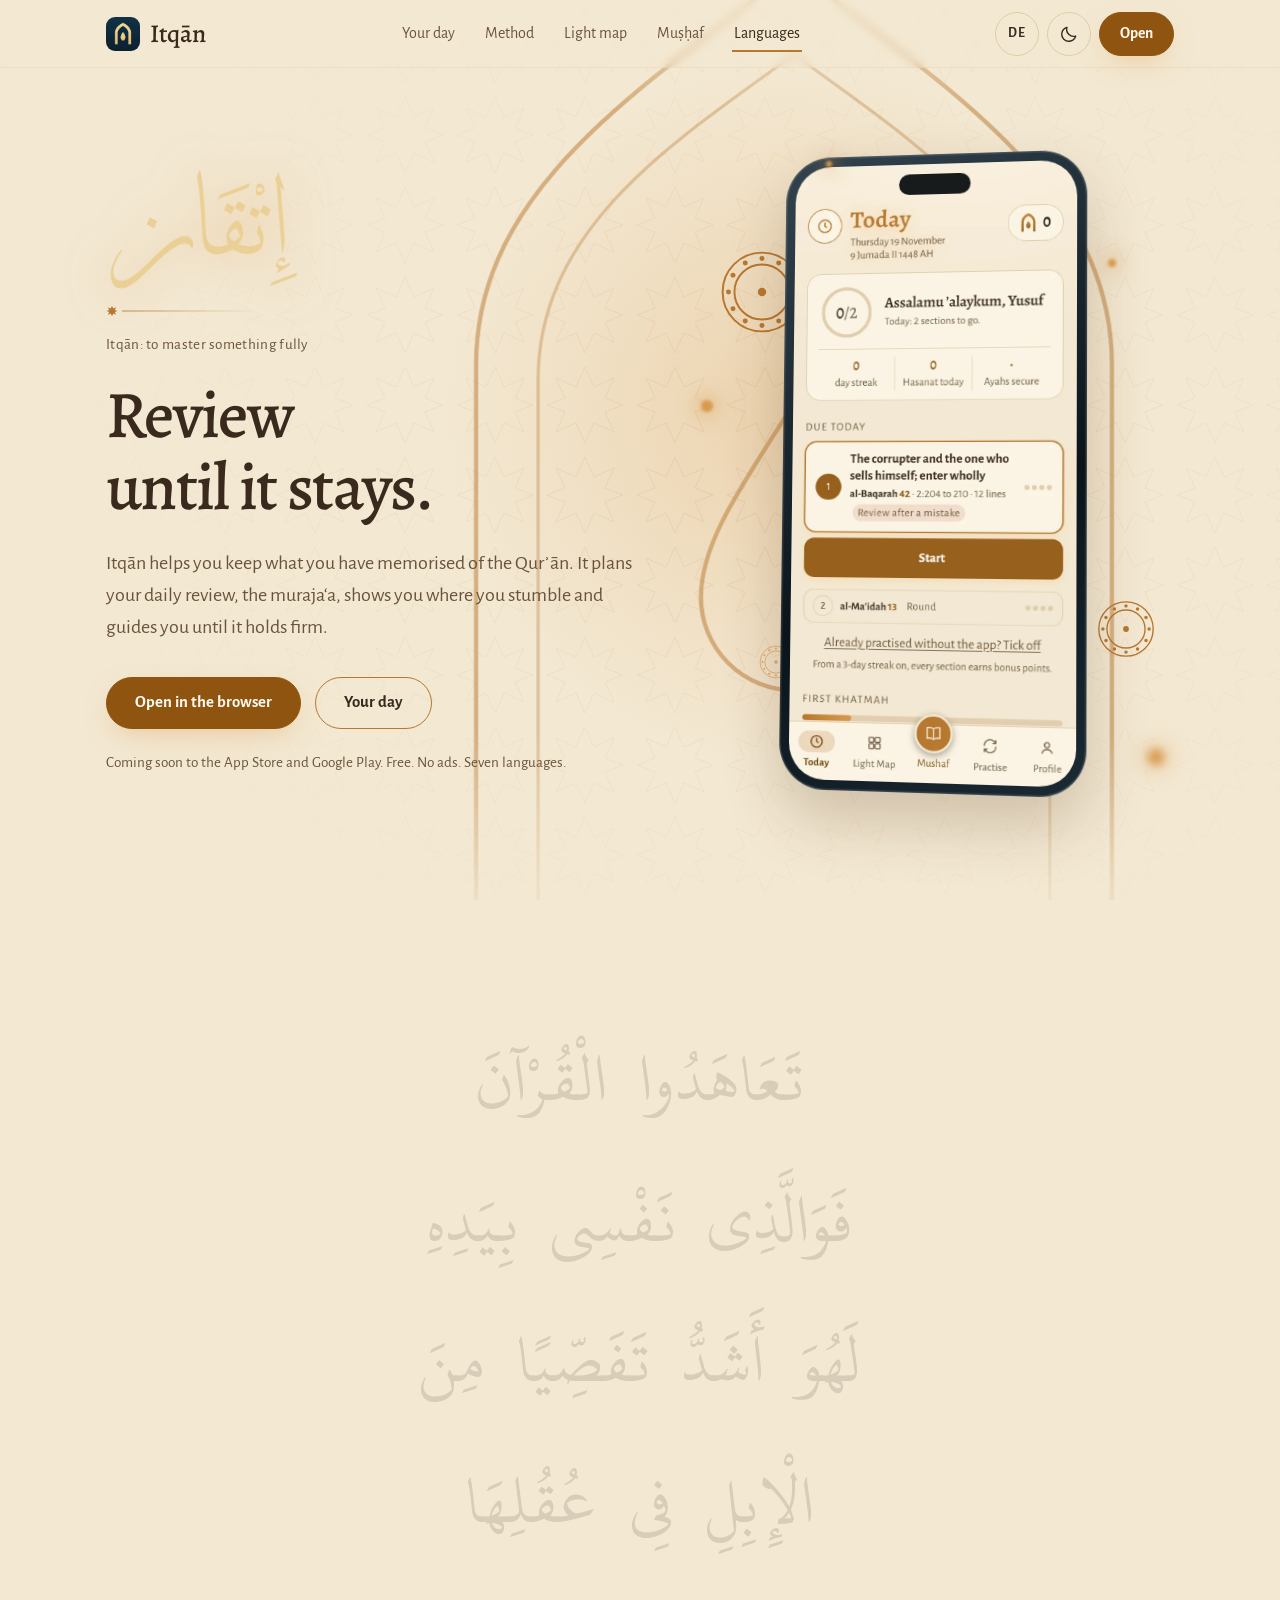
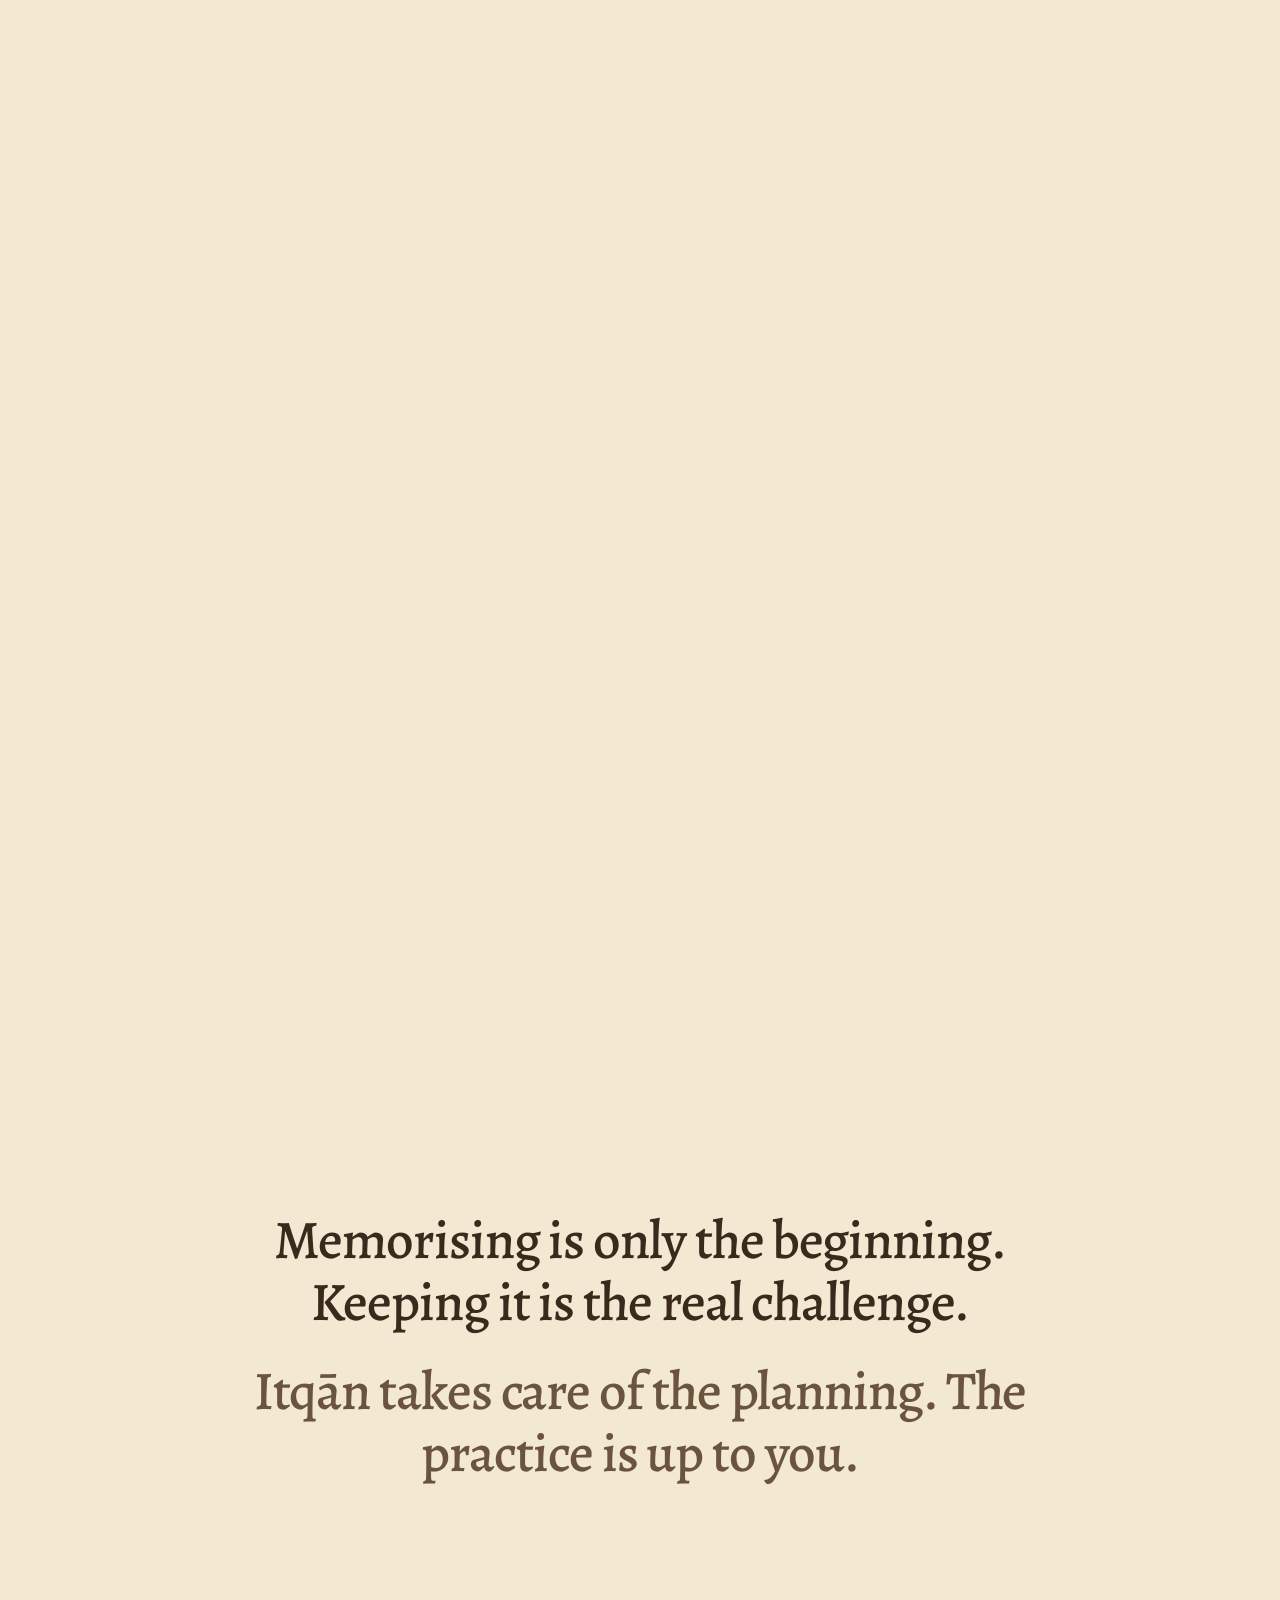
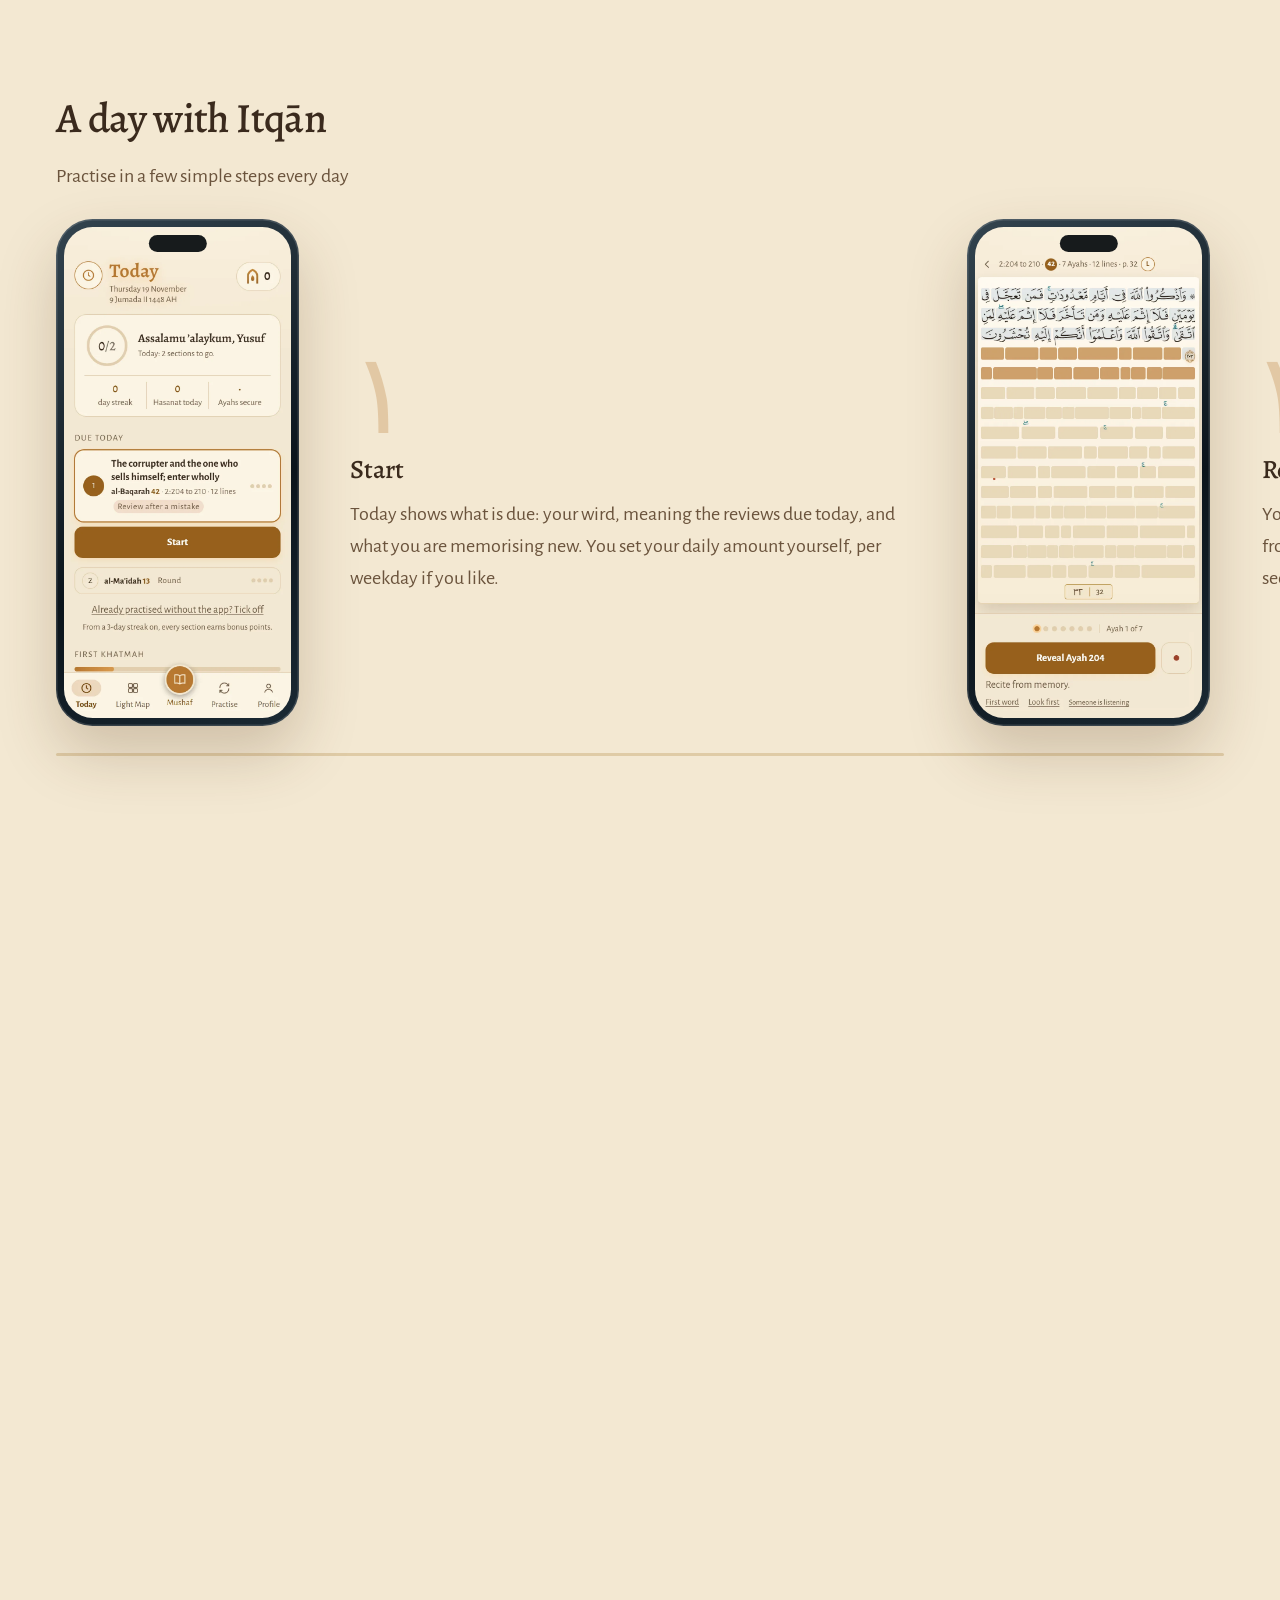
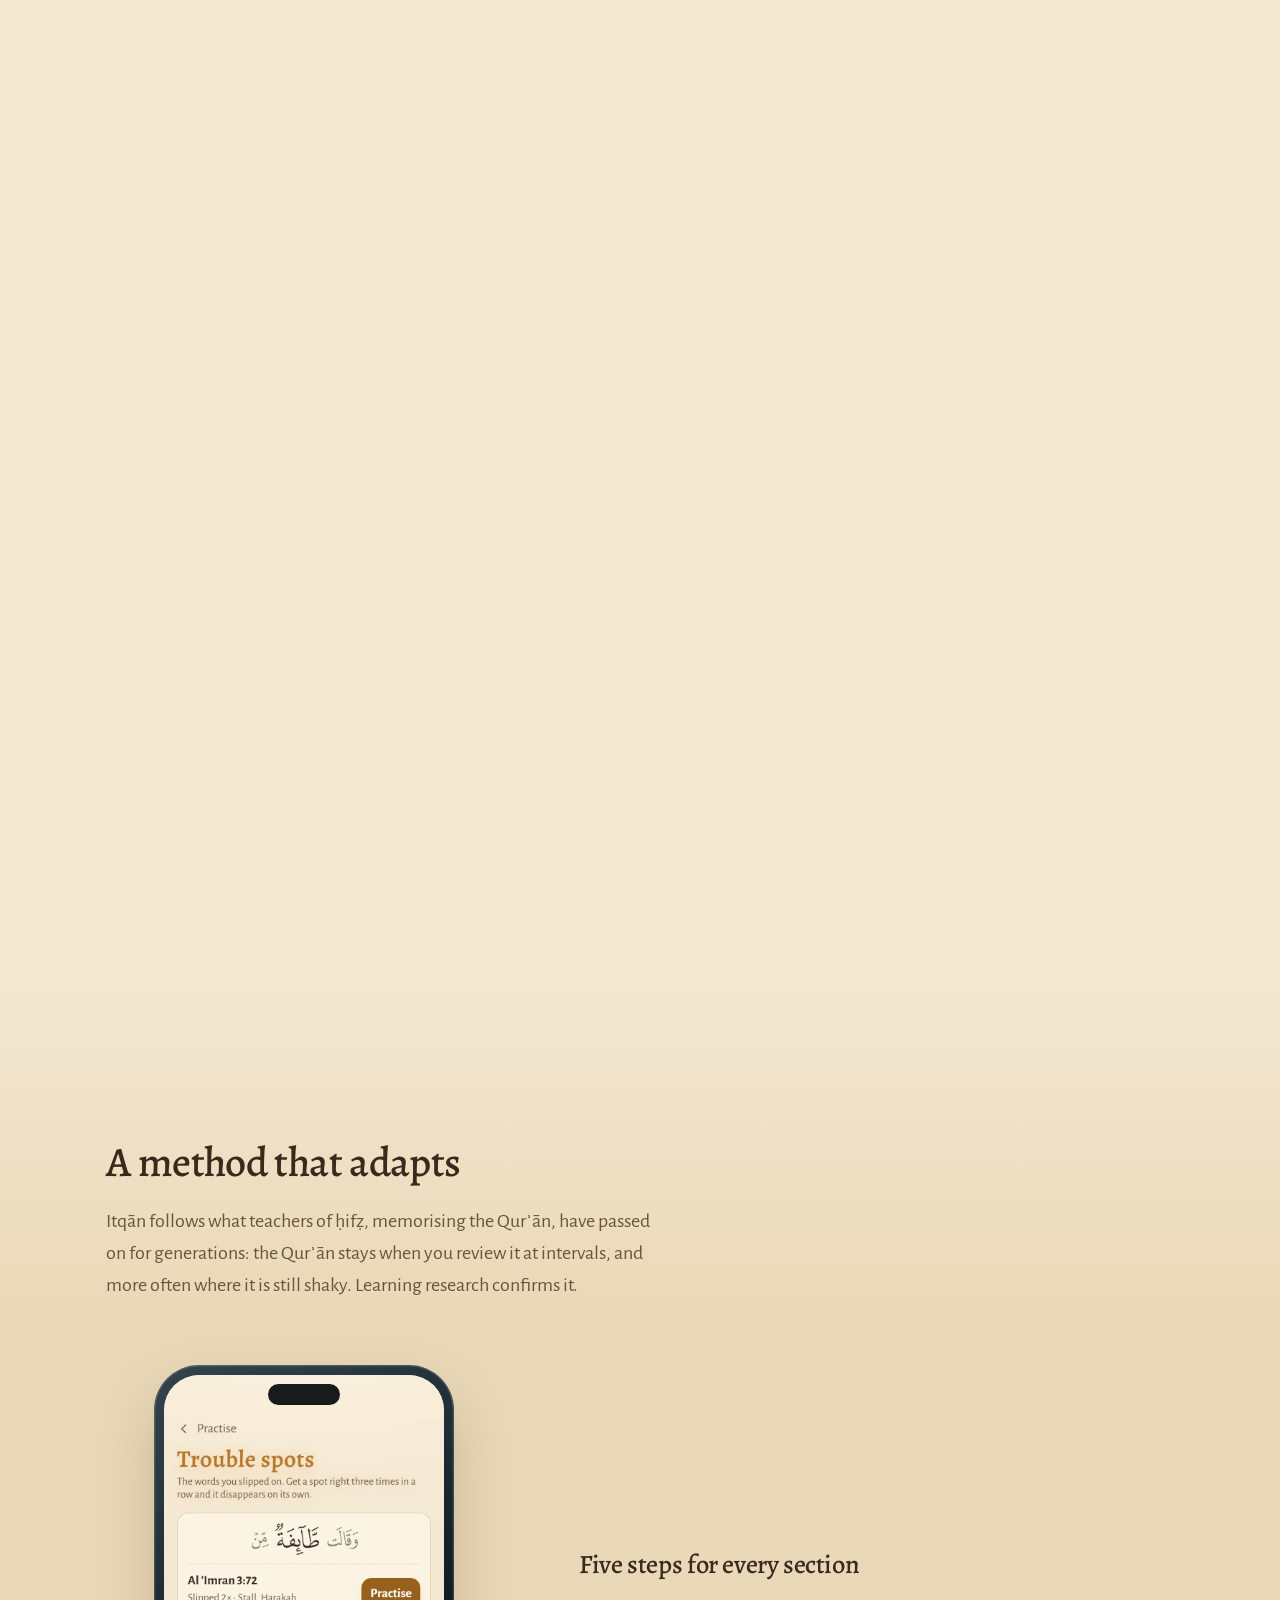
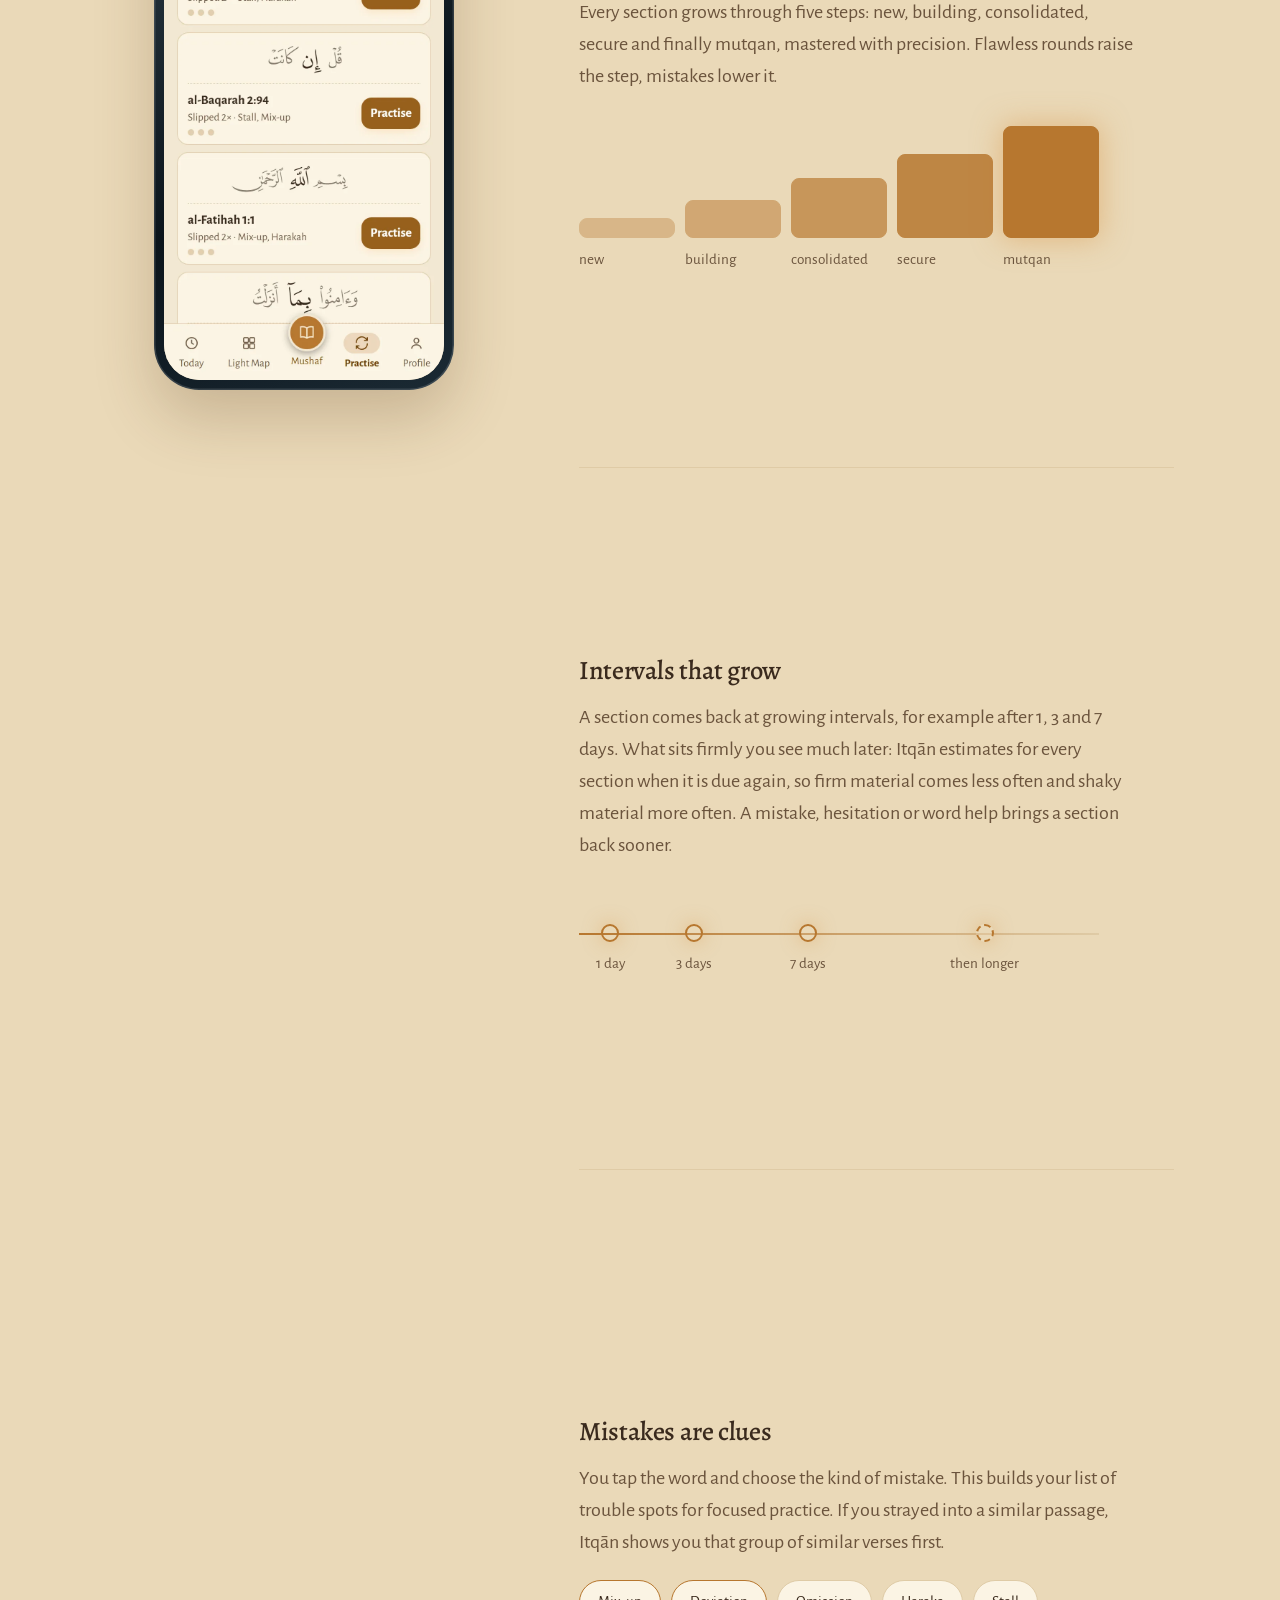
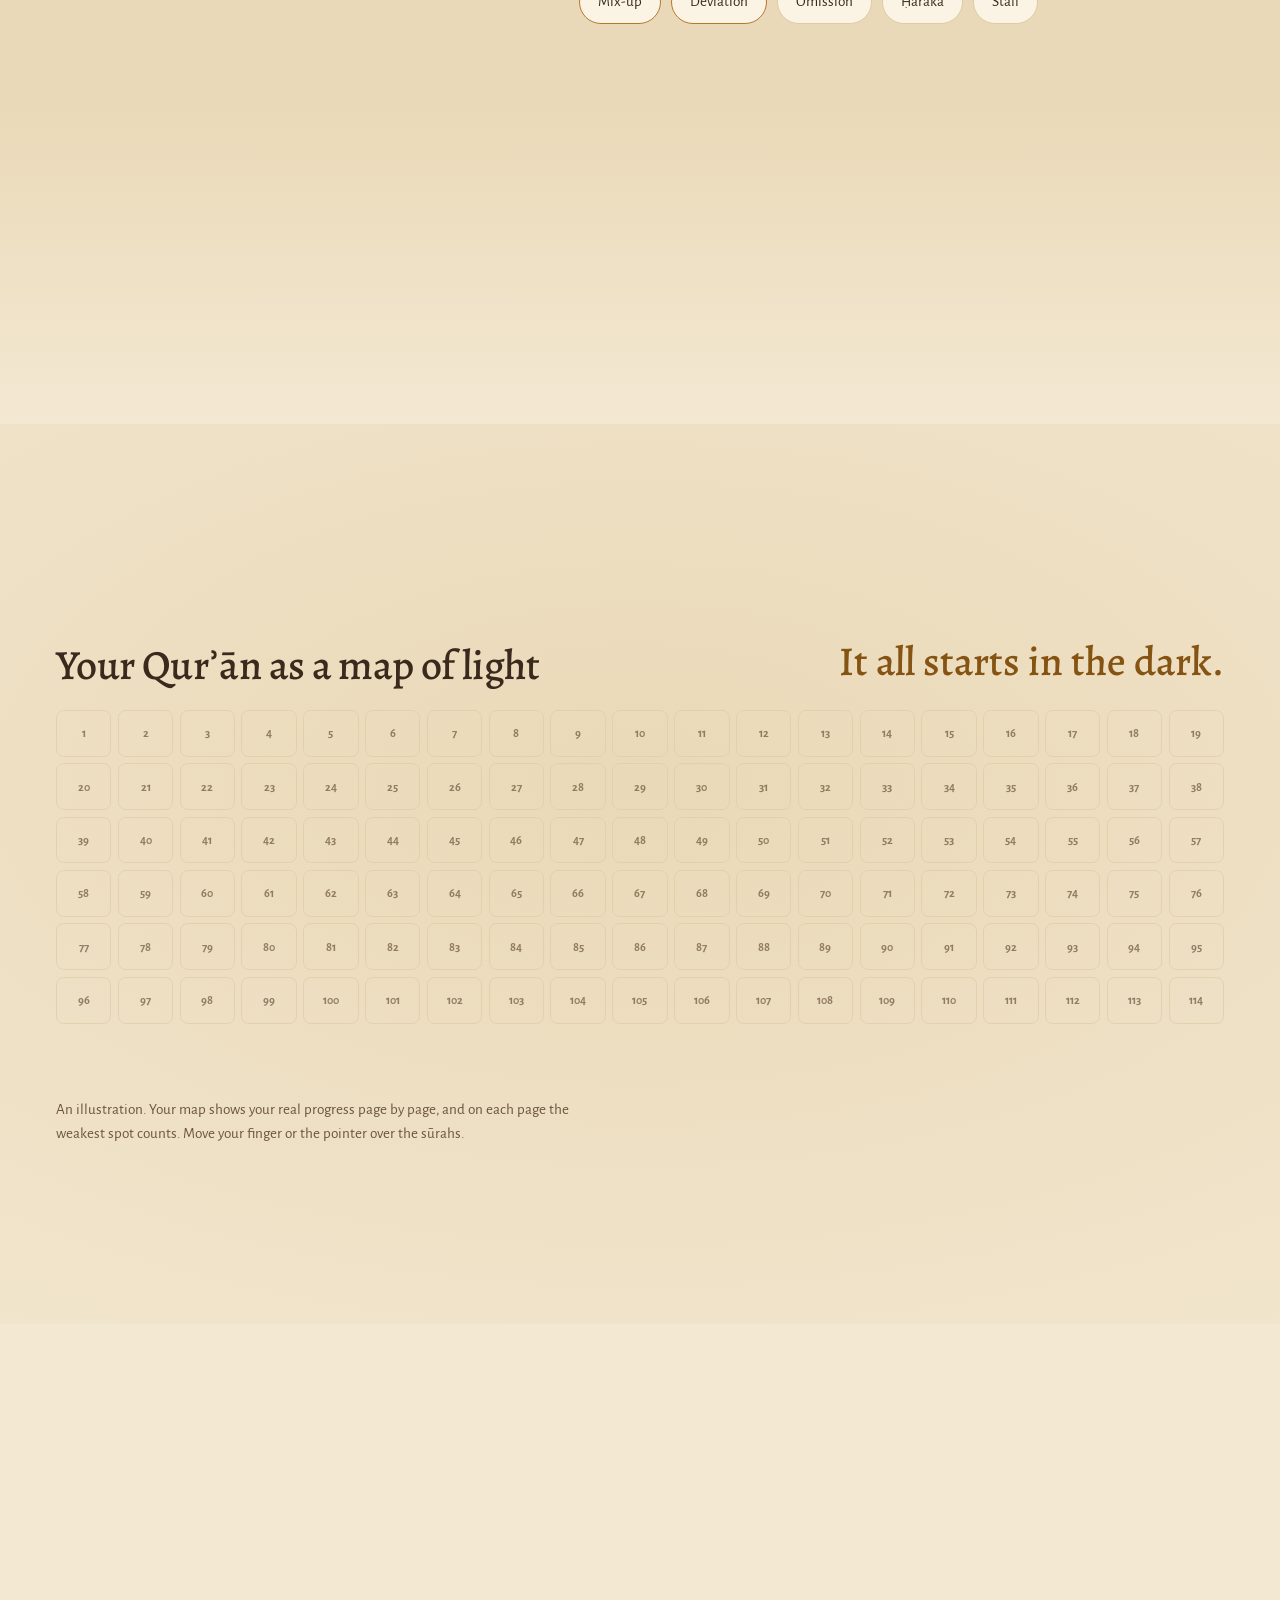
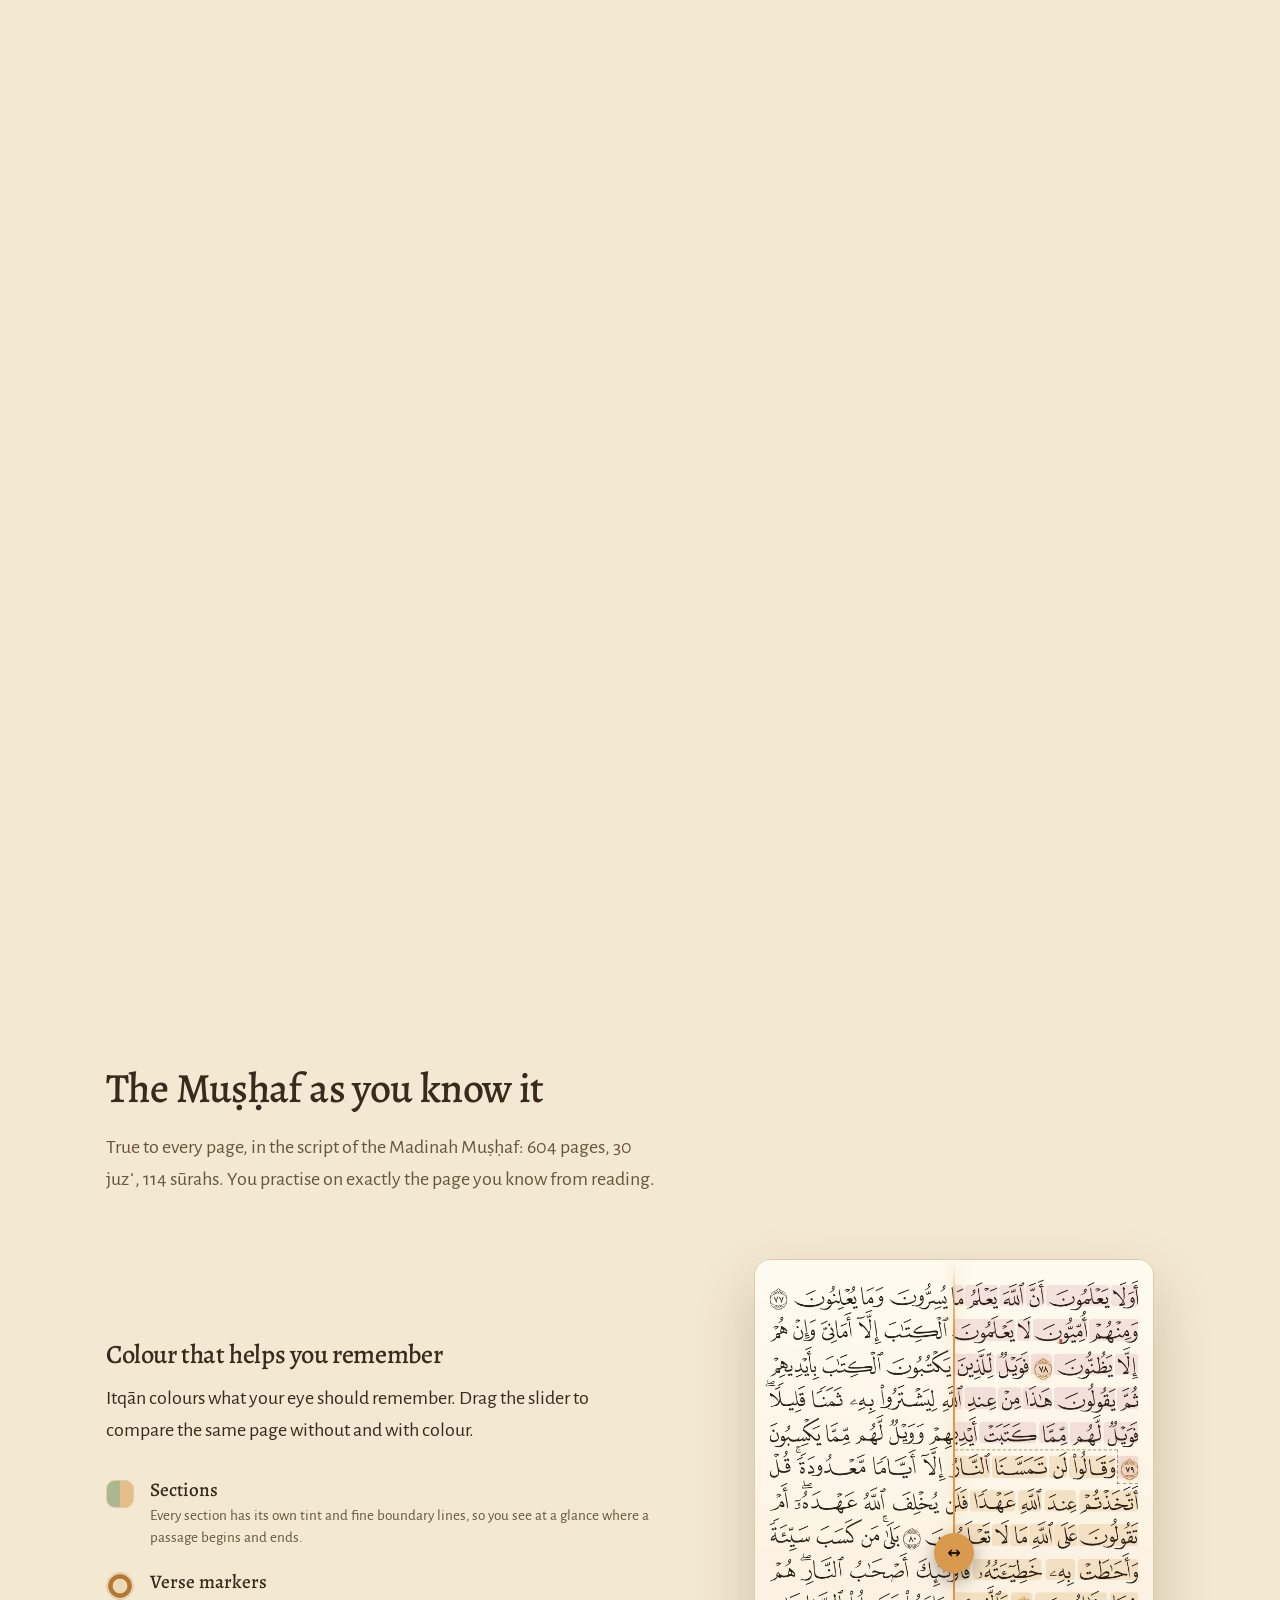
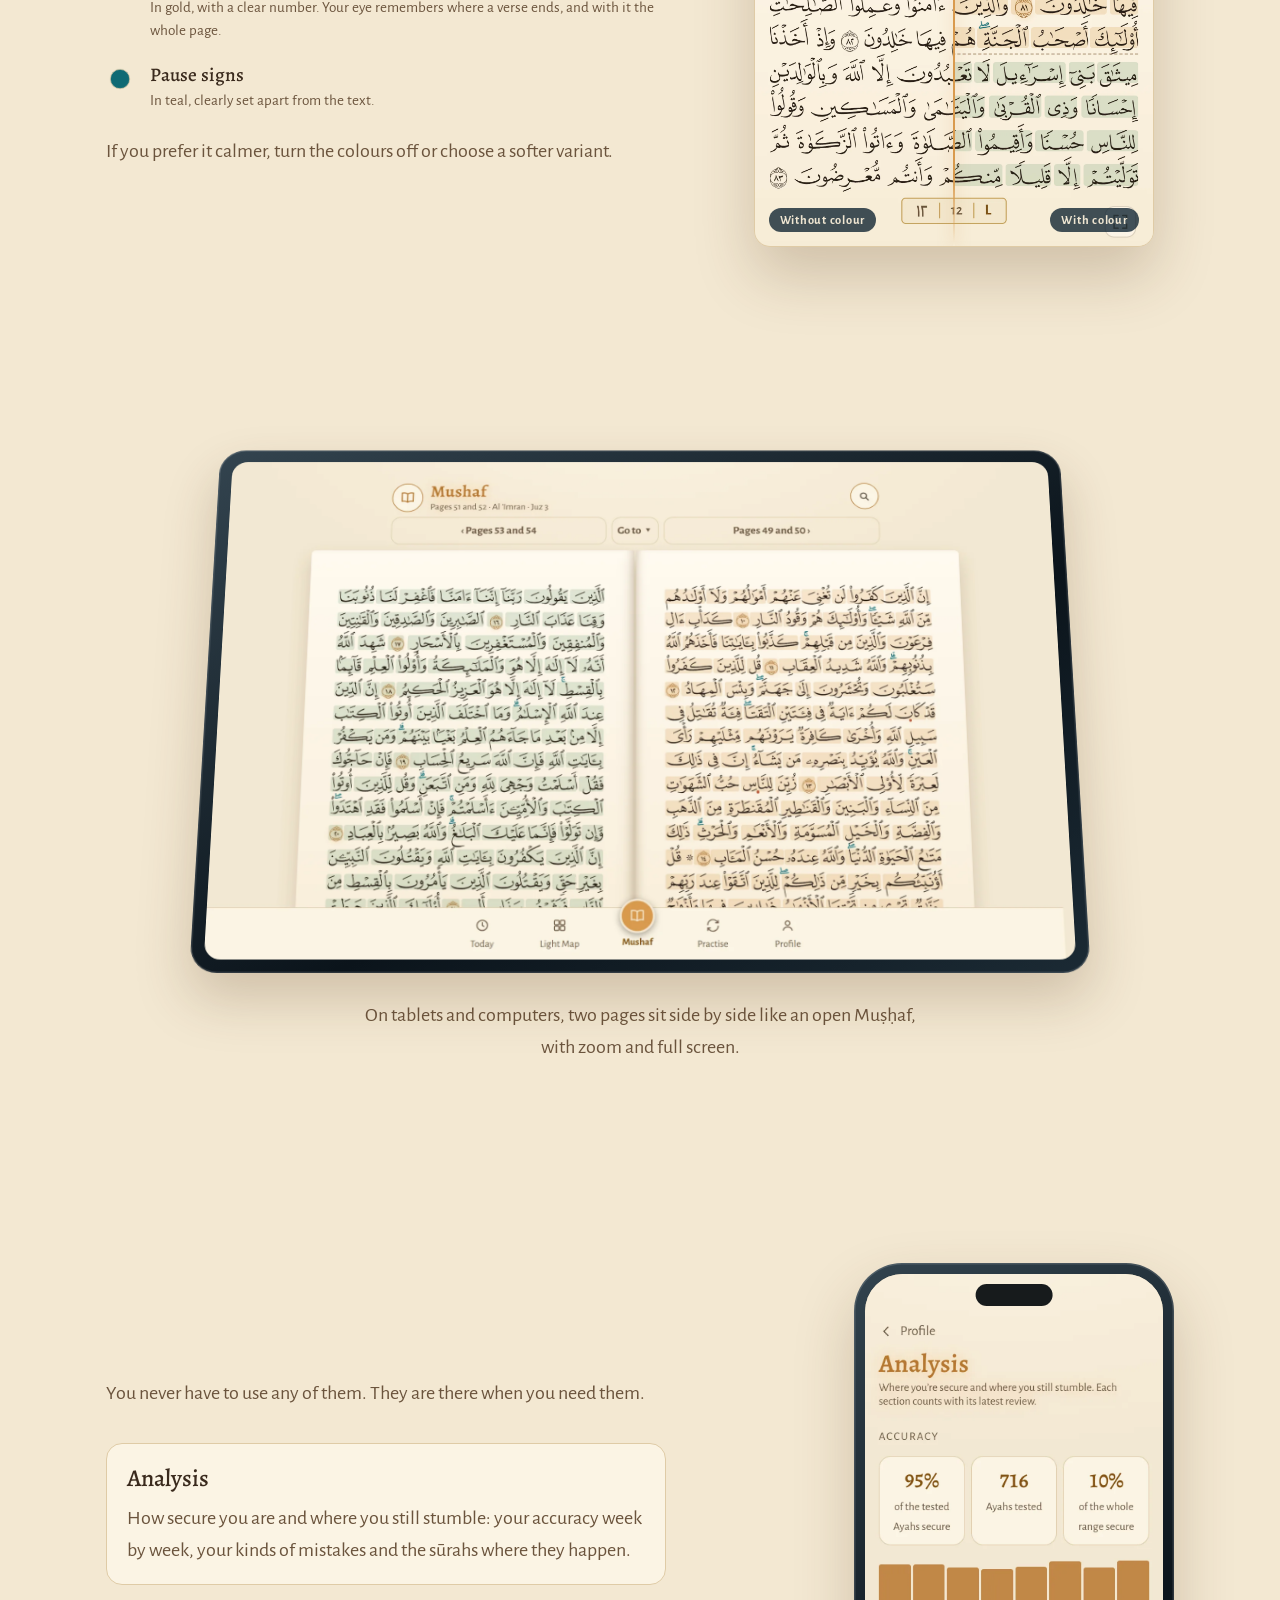
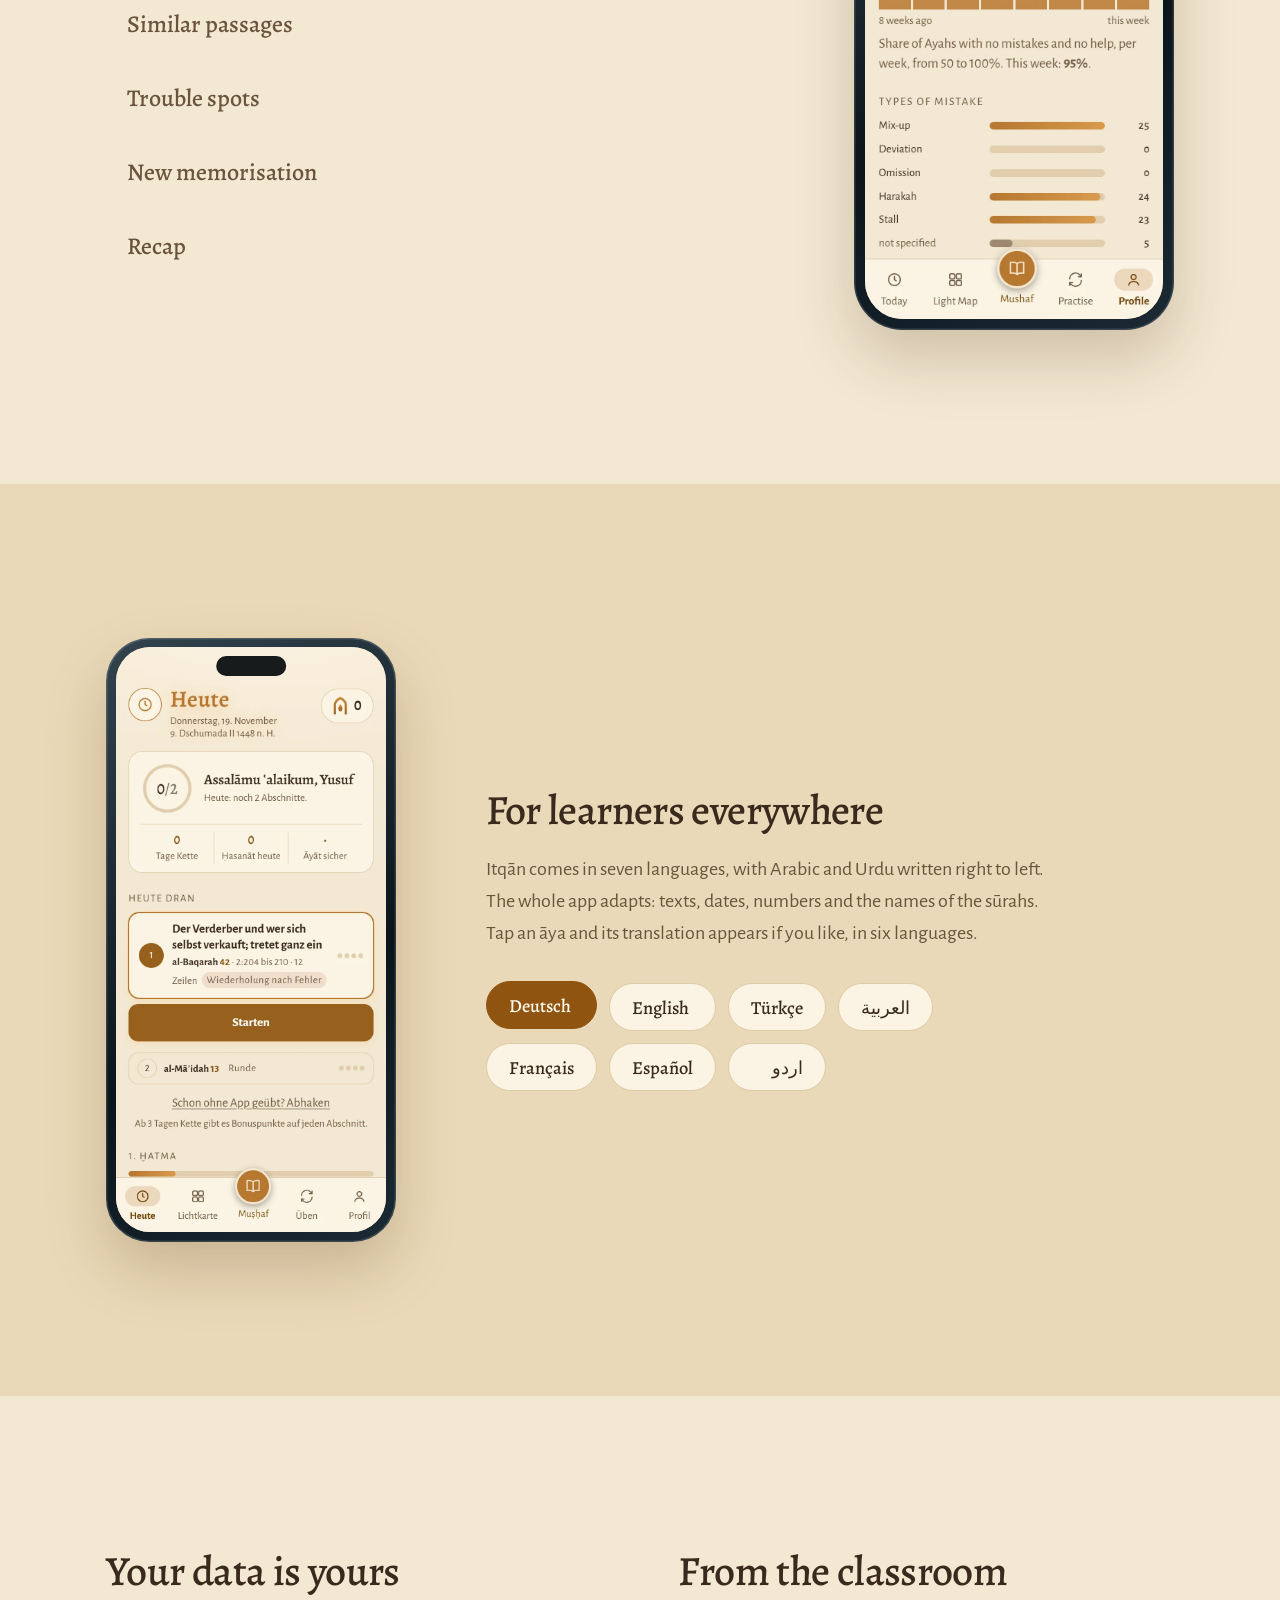
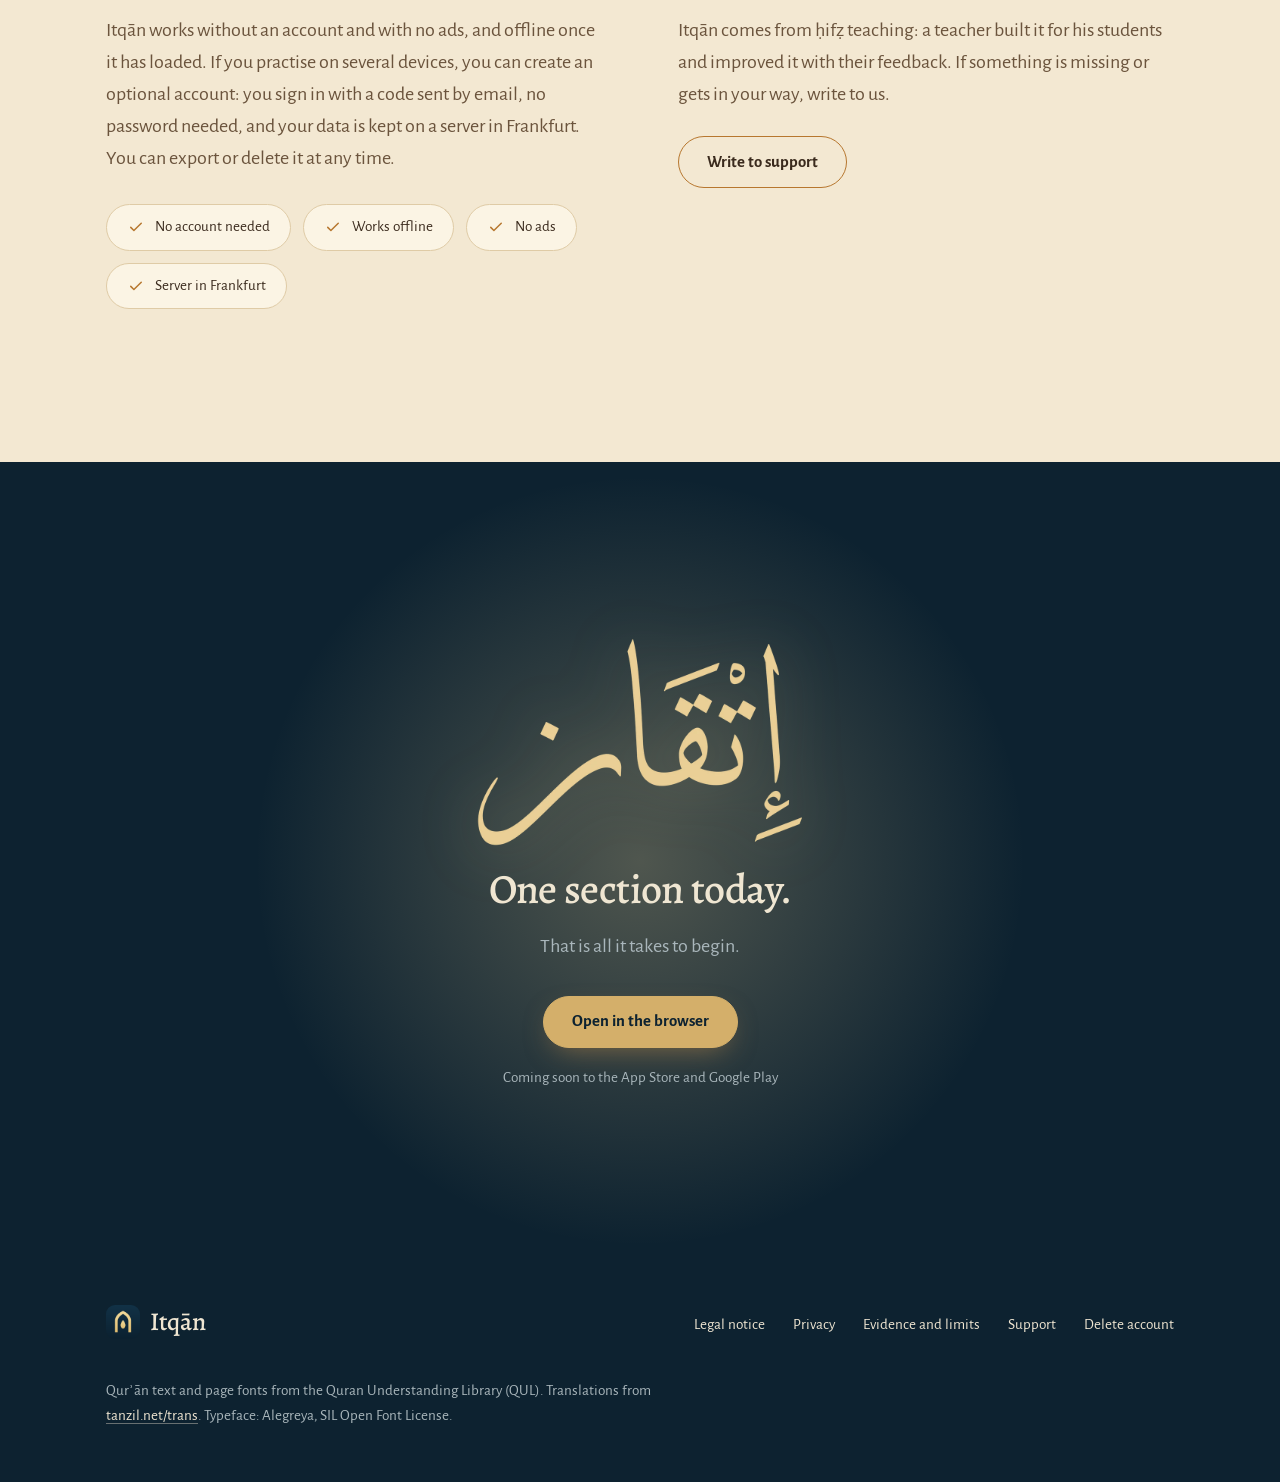
<file: en/index.html>
<!doctype html>
<html lang="en" class="no-js">
<head>
<meta charset="utf-8">
<meta name="viewport" content="width=device-width,initial-scale=1,viewport-fit=cover">
<title>Itqān: review the Qurʾān until it stays</title>
<meta name="description" content="Itqān is the app for muraja‘a, the regular review of the whole Qurʾān. It plans your review, shows you where you stumble and helps what you have memorised hold firm. Free, with no ads.">
<link rel="canonical" href="https://itqan.at/en/">
<link rel="alternate" hreflang="de" href="https://itqan.at/"><link rel="alternate" hreflang="en" href="https://itqan.at/en/"><link rel="alternate" hreflang="x-default" href="https://itqan.at/">
<meta property="og:type" content="website"><meta property="og:title" content="Itqān: review the Qurʾān until it stays"><meta property="og:description" content="Itqān is the app for muraja‘a, the regular review of the whole Qurʾān. It plans your review, shows you where you stumble and helps what you have memorised hold firm. Free, with no ads."><meta property="og:url" content="https://itqan.at/en/"><meta property="og:image" content="https://itqan.at/img/og.png"><meta property="og:image:alt" content="Itqān: review the Qurʾān until it stays">
<meta name="twitter:card" content="summary_large_image">
<meta name="theme-color" content="#f3e8d2" media="(prefers-color-scheme: light)"><meta name="theme-color" content="#0d2230" media="(prefers-color-scheme: dark)">
<link rel="icon" href="../icons/favicon-32.png" sizes="32x32"><link rel="apple-touch-icon" href="../icons/apple-touch-icon.png">
<script>(function(){var d=document.documentElement;d.className='no-js';var t=null;try{t=localStorage.getItem('itqan-site-thema')}catch(e){}if(t!=='hell'&&t!=='dunkel')t=matchMedia('(prefers-color-scheme: dark)').matches?'dunkel':'hell';d.dataset.theme=t})()</script>
<link rel="preload" href="../fonts/Alegreya-500-latin.woff2" as="font" type="font/woff2" crossorigin>
<link rel="stylesheet" href="../css/site.css?v=f6126dd2">
</head>
<body id="top">
<svg width="0" height="0" style="position:absolute" aria-hidden="true" focusable="false"><defs>
<symbol id="ros" viewBox="0 0 64 64"><g fill="none" stroke="currentColor" stroke-width="1.5"><circle cx="32" cy="32" r="30"/><circle cx="32" cy="32" r="21"/></g><g fill="currentColor"><circle cx="32" cy="32" r="3.2"/><circle cx="57.50" cy="32.00" r="1.9"/><circle cx="54.08" cy="44.75" r="1.9"/><circle cx="44.75" cy="54.08" r="1.9"/><circle cx="32.00" cy="57.50" r="1.9"/><circle cx="19.25" cy="54.08" r="1.9"/><circle cx="9.92" cy="44.75" r="1.9"/><circle cx="6.50" cy="32.00" r="1.9"/><circle cx="9.92" cy="19.25" r="1.9"/><circle cx="19.25" cy="9.92" r="1.9"/><circle cx="32.00" cy="6.50" r="1.9"/><circle cx="44.75" cy="9.92" r="1.9"/><circle cx="54.08" cy="19.25" r="1.9"/></g></symbol>
<symbol id="sonne" viewBox="0 0 24 24"><g fill="none" stroke="currentColor" stroke-width="1.7" stroke-linecap="round"><circle cx="12" cy="12" r="4.2"/><path d="M12 2.5v2.2M12 19.3v2.2M2.5 12h2.2M19.3 12h2.2M5.3 5.3l1.6 1.6M17.1 17.1l1.6 1.6M18.7 5.3l-1.6 1.6M6.9 17.1l-1.6 1.6"/></g></symbol>
<symbol id="mond" viewBox="0 0 24 24"><path d="M20 14.5A8.5 8.5 0 0 1 9.5 4a8.5 8.5 0 1 0 10.5 10.5z" fill="none" stroke="currentColor" stroke-width="1.7" stroke-linejoin="round"/></symbol>
<symbol id="haken" viewBox="0 0 24 24"><path d="M5 12.5l4.2 4.2L19 7" fill="none" stroke="currentColor" stroke-width="2" stroke-linecap="round" stroke-linejoin="round"/></symbol>
</defs></svg>
<a class="skip" href="#inhalt">Skip to content</a>
<header class="kopf"><div class="wrap">
  <a class="logo" href="#top" aria-label="Itqān"><img src="../icons/icon-192.png" width="34" height="34" alt="">Itqān</a>
  <nav class="menue" aria-label="Main menu"><a href="#tag">Your day</a><a href="#methode">Method</a><a href="#karte">Light map</a><a href="#mushaf">Muṣḥaf</a><a href="#sprachen">Languages</a></nav>
  <div class="werkz">
    <a class="spr-knopf" href="../" hreflang="de" lang="de" aria-label="DE">DE</a>
    <button class="ico-knopf" id="thema" type="button" aria-label="Switch light or dark"><svg class="mond" aria-hidden="true"><use href="#mond"/></svg><svg class="sonne" aria-hidden="true"><use href="#sonne"/></svg></button>
    <a class="knopf haupt" style="min-height:44px;padding:0 20px;font-size:.98rem" href="https://app.itqan.at/">Open</a>
  </div>
</div></header>

<main id="inhalt">
<header class="held">
  <div class="held-bg" aria-hidden="true"><div class="schein"></div><svg class="muster" aria-hidden="true"><defs><pattern id="st" width="90" height="90" patternUnits="userSpaceOnUse"><path d="M45 7L54 27L74 18L65 38L83 45L65 52L74 72L54 63L45 83L36 63L16 72L25 52L7 45L25 38L16 18L36 27Z" fill="none" stroke="currentColor" stroke-width=".9"/></pattern></defs><rect width="100%" height="100%" fill="url(#st)"/></svg><svg class="bogen" viewBox="0 0 200 260" fill="none" stroke="currentColor" aria-hidden="true"><path d="M18 252V108C18 62 62 36 100 6C138 36 182 62 182 108V252" stroke-width="1.1"/><path d="M34 252V112C34 72 70 50 100 28C130 50 166 72 166 112V252" stroke-width=".8" opacity=".7"/><path d="M100 118c14 22 24 36 24 50a24 24 0 0 1-48 0c0-14 10-28 24-50z" stroke-width="1.1"/></svg></div>
  <div class="wrap">
    <div class="held-text">
      <div class="titel-rahmen"><img class="ar-titel kalli" src="../img/kalligraphie-gold.webp" alt="إِتْقَان" lang="ar" width="900" height="586" fetchpriority="high" decoding="async"><svg class="titel-zier" viewBox="0 0 150 12" aria-hidden="true"><defs><linearGradient id="zl" gradientUnits="userSpaceOnUse" x1="16" y1="0" x2="150" y2="0"><stop offset="0" stop-color="currentColor" stop-opacity=".85"/><stop offset="1" stop-color="currentColor" stop-opacity="0"/></linearGradient></defs><path d="M16 6H150" stroke="url(#zl)" stroke-width="1" fill="none"/><path transform="translate(6 6) scale(.14) translate(-45 -45)" fill="currentColor" d="M45 7L54 27L74 18L65 38L83 45L65 52L74 72L54 63L45 83L36 63L16 72L25 52L7 45L25 38L16 18L36 27Z"/></svg></div>
      <p class="ar-unter">Itqān: to master something fully</p>
      <h1>Review<br>until it stays.</h1>
      <p class="lead">Itqān helps you keep what you have memorised of the Qurʾān. It plans your daily review, the muraja‘a, shows you where you stumble and guides you until it holds firm.</p>
      <div class="cta"><a class="knopf haupt" href="https://app.itqan.at/">Open in the browser</a><a class="knopf leer" href="#tag" aria-disabled="false">Your day</a></div>
      <p class="held-note">Coming soon to the App Store and Google Play. Free. No ads. Seven languages.</p>
    </div>
    <div class="buehne">
      <span class="fl r1" data-t="26" data-s="30" aria-hidden="true"><svg><use href="#ros"/></svg></span>
      <span class="fl r2" data-t="-18" data-s="90" aria-hidden="true"><svg><use href="#ros"/></svg></span>
      <span class="fl r3" data-t="34" data-s="50" aria-hidden="true"><svg><use href="#ros"/></svg></span>
      <svg class="bogen-m" viewBox="0 0 200 260" fill="none" stroke="currentColor" aria-hidden="true"><path d="M18 252V108C18 62 62 36 100 6C138 36 182 62 182 108V252" stroke-width="1.1"/><path d="M34 252V112C34 72 70 50 100 28C130 50 166 72 166 112V252" stroke-width=".8" opacity=".7"/><path d="M100 118c14 22 24 36 24 50a24 24 0 0 1-48 0c0-14 10-28 24-50z" stroke-width="1.1"/></svg>
      <figure class="phone"><div class="rahmen"><div class="bild"><img class="t-hell" src="../img/heute-hell-en.webp" alt="The Today view in Itqān: greeting, the day’s wird and the sections that are due now" width="780" height="1688" fetchpriority="high" decoding="async"><img class="t-dunkel" src="../img/heute-dunkel-en.webp" alt="The Today view in Itqān: greeting, the day’s wird and the sections that are due now" width="780" height="1688" fetchpriority="high" decoding="async"></div></div></figure>
      <span class="fl p1" data-t="40" data-s="120" aria-hidden="true"></span><span class="fl p2" data-t="-30" data-s="80" aria-hidden="true"></span><span class="fl p3" data-t="-52" data-s="150" aria-hidden="true"></span><span class="fl p4" data-t="28" data-s="60" aria-hidden="true"></span>
    </div>
  </div>
</header>

<section class="szene hadith" aria-label="The Prophet ﷺ said">
  <div class="klebt"><div>
    <p class="had-pre">The Prophet <span class="ar sal">ﷺ</span> said</p>
    <p class="had-ar ar" lang="ar">تَعَاهَدُوا الْقُرْآنَ فَوَالَّذِي نَفْسِي بِيَدِهِ لَهُوَ أَشَدُّ تَفَصِّيًا مِنَ الْإِبِلِ فِي عُقُلِهَا</p>
    <p class="had-de">“Keep up the Qurʾān. By Him in whose hand is my soul: it escapes faster than camels from their hobbles.”</p>
    <p class="had-q">Reported by al-Bukhārī (5033)</p>
  </div></div>
</section>

<section class="satz"><div class="wrap">
  <p class="gross rv">Memorising is only the beginning. Keeping it is the real challenge.</p>
  <p class="gross zweit rv" style="--d:.12s">Itqān takes care of the planning. The practice is up to you.</p>
</div></section>

<section id="tag" class="tag">
  <div class="tag-szene"><div class="tag-buehne">
    <div class="wrap kopfblock"><h2 class="rv">A day with Itqān</h2><p class="lead rv" style="--d:.1s">Practise in a few simple steps every day</p></div>
    <div class="tag-bahn"><article class="schritt"><div><figure class="phone"><div class="rahmen"><div class="bild"><img class="t-hell" src="../img/heute-hell-en.webp" alt="Today: the plan for the day" width="780" height="1688" loading="lazy" decoding="async"><img class="t-dunkel" src="../img/heute-dunkel-en.webp" alt="Today: the plan for the day" width="780" height="1688" loading="lazy" decoding="async"></div></div></figure></div><div><span class="nr" aria-hidden="true">١</span><h3>Start</h3><p class="leise">Today shows what is due: your wird, meaning the reviews due today, and what you are memorising new. You set your daily amount yourself, per weekday if you like.</p></div></article><article class="schritt"><div><figure class="phone"><div class="rahmen"><div class="bild"><img class="t-hell" src="../img/ueben-hell-en.webp" alt="Practice: the page with the text covered" width="780" height="1688" loading="lazy" decoding="async"><img class="t-dunkel" src="../img/ueben-dunkel-en.webp" alt="Practice: the page with the text covered" width="780" height="1688" loading="lazy" decoding="async"></div></div></figure></div><div><span class="nr" aria-hidden="true">٢</span><h3>Recite</h3><p class="leise">You see the page as in the Muṣḥaf, with the text covered, and recite from memory. If you get stuck, “First word” helps, or you look over the section first.</p></div></article><article class="schritt"><div><figure class="phone"><div class="rahmen"><div class="bild"><img class="t-hell" src="../img/ueben_offen-hell-en.webp" alt="Check: the verse is uncovered, with Mistake, Hesitated and Correct below" width="780" height="1688" loading="lazy" decoding="async"><img class="t-dunkel" src="../img/ueben_offen-dunkel-en.webp" alt="Check: the verse is uncovered, with Mistake, Hesitated and Correct below" width="780" height="1688" loading="lazy" decoding="async"></div></div></figure></div><div><span class="nr" aria-hidden="true">٣</span><h3>Check</h3><p class="leise">Then you uncover the text and rate yourself verse by verse: Correct, Hesitated or Mistake. The more honestly you rate, the better your reviews fit.</p></div></article><article class="schritt"><div><figure class="phone"><div class="rahmen"><div class="bild"><img class="t-hell" src="../img/fertig-hell-en.webp" alt="A finished section with its result" width="780" height="1688" loading="lazy" decoding="async"><img class="t-dunkel" src="../img/fertig-dunkel-en.webp" alt="A finished section with its result" width="780" height="1688" loading="lazy" decoding="async"></div></div></figure></div><div><span class="nr" aria-hidden="true">٤</span><h3>Finish</h3><p class="leise">Itqān points, your streak of completed days and your ḥasanāt, counted by the letters you recite, show that you keep at it. You can hide the ḥasanāt if you like.</p></div></article></div>
    <div class="tag-fuss" aria-hidden="true"><i></i></div>
  </div></div>
</section>

<section id="methode" class="abschnitt meth"><div class="wrap">
  <div class="kopfblock"><h2 class="rv">A method that adapts</h2><p class="lead rv" style="--d:.1s">Itqān follows what teachers of ḥifẓ, memorising the Qurʾān, have passed on for generations: the Qurʾān stays when you review it at intervals, and more often where it is still shaky. Learning research confirms it.</p></div>
  <div class="meth-gitter">
    <div class="meth-phone" aria-hidden="false"><figure class="phone "><div class="rahmen"><div class="bild"><img class="t-hell lage an" src="../img/karte-hell-en.webp" alt="Light map: how many pages stand at which step" width="780" height="1688" loading="lazy" decoding="async" data-i="0"><img class="t-dunkel lage an" src="../img/karte-dunkel-en.webp" alt="Light map: how many pages stand at which step" width="780" height="1688" loading="lazy" decoding="async" data-i="0"><img class="t-hell lage" src="../img/auswertung-hell-en.webp" alt="Analysis: accuracy and kinds of mistakes" width="780" height="1688" loading="lazy" decoding="async" data-i="1"><img class="t-dunkel lage" src="../img/auswertung-dunkel-en.webp" alt="Analysis: accuracy and kinds of mistakes" width="780" height="1688" loading="lazy" decoding="async" data-i="1"><img class="t-hell lage" src="../img/fehlerstellen-hell-en.webp" alt="Trouble spots: marked places for focused practice" width="780" height="1688" loading="lazy" decoding="async" data-i="2"><img class="t-dunkel lage" src="../img/fehlerstellen-dunkel-en.webp" alt="Trouble spots: marked places for focused practice" width="780" height="1688" loading="lazy" decoding="async" data-i="2"></div></div></figure></div>
    <div class="meth-text">
      <div class="block"><h3 class="rv">Five steps for every section</h3><p class="rv">Every section grows through five steps: new, building, consolidated, secure and finally mutqan, mastered with precision. Flawless rounds raise the step, mistakes lower it.</p>
        <div class="stufen" aria-hidden="true"><div class="stufe"><i></i>new</div><div class="stufe"><i></i>building</div><div class="stufe"><i></i>consolidated</div><div class="stufe"><i></i>secure</div><div class="stufe"><i></i>mutqan</div></div>
        <div class="meth-phone-inline"><figure class="phone"><div class="rahmen"><div class="bild"><img class="t-hell" src="../img/karte-hell-en.webp" alt="Light map: how many pages stand at which step" width="780" height="1688" loading="lazy" decoding="async"><img class="t-dunkel" src="../img/karte-dunkel-en.webp" alt="Light map: how many pages stand at which step" width="780" height="1688" loading="lazy" decoding="async"></div></div></figure></div></div>
      <div class="block"><h3 class="rv">Intervals that grow</h3><p class="rv">A section comes back at growing intervals, for example after 1, 3 and 7 days. What sits firmly you see much later: Itqān estimates for every section when it is due again, so firm material comes less often and shaky material more often. A mistake, hesitation or word help brings a section back sooner.</p>
        <div class="zeit" aria-hidden="true"><span class="pkt"><span>1 day</span></span><span class="pkt"><span>3 days</span></span><span class="pkt"><span>7 days</span></span><span class="pkt"><span>then longer</span></span></div>
        <div class="meth-phone-inline"><figure class="phone"><div class="rahmen"><div class="bild"><img class="t-hell" src="../img/auswertung-hell-en.webp" alt="Analysis: accuracy and kinds of mistakes" width="780" height="1688" loading="lazy" decoding="async"><img class="t-dunkel" src="../img/auswertung-dunkel-en.webp" alt="Analysis: accuracy and kinds of mistakes" width="780" height="1688" loading="lazy" decoding="async"></div></div></figure></div></div>
      <div class="block"><h3 class="rv">Mistakes are clues</h3><p class="rv">You tap the word and choose the kind of mistake. This builds your list of trouble spots for focused practice. If you strayed into a similar passage, Itqān shows you that group of similar verses first.</p>
        <div class="chips rv"><span class="chip hin">Mix-up</span><span class="chip hin">Deviation</span><span class="chip">Omission</span><span class="chip">Ḥaraka</span><span class="chip">Stall</span></div>
        <div class="meth-phone-inline"><figure class="phone"><div class="rahmen"><div class="bild"><img class="t-hell" src="../img/fehlerstellen-hell-en.webp" alt="Trouble spots: marked places for focused practice" width="780" height="1688" loading="lazy" decoding="async"><img class="t-dunkel" src="../img/fehlerstellen-dunkel-en.webp" alt="Trouble spots: marked places for focused practice" width="780" height="1688" loading="lazy" decoding="async"></div></div></figure></div></div>
    </div>
  </div>
</div></section>

<section id="karte" class="szene karte-szene" aria-labelledby="karte-h">
  <div class="klebt">
    <div class="karte-kopf"><h2 id="karte-h">Your Qurʾān as a map of light</h2><div class="karte-stufe" aria-hidden="true"><span data-k="0">It all starts in the dark.</span><span data-k="1" hidden>New.</span><span data-k="2" hidden>Building.</span><span data-k="3" hidden>Consolidated.</span><span data-k="4" hidden>Secure.</span><span data-k="5" hidden>Mutqan.</span></div></div>
    <div class="lk-wrap"><div class="lk" role="img" aria-label="Map of the 114 sūrahs that light up from dark to bright through the five steps as you scroll" data-verse="verses"></div><div class="lk-schein" aria-hidden="true"></div><div class="lk-info" aria-hidden="true"></div></div>
    <div class="karte-fuss"><p>An illustration. Your map shows your real progress page by page, and on each page the weakest spot counts. Move your finger or the pointer over the sūrahs.</p><p class="karte-ende">114 sūrahs. Each one lights up as you make it firm.</p></div>
  </div>
</section>
<script type="application/json" id="suren">[["الفاتحة","al-Fātiḥah",7],["البقرة","al-Baqarah",286],["آل عمران","Āl ʿImrān",200],["النساء","an-Nisāʾ",176],["المائدة","al-Māʾidah",120],["الأنعام","al-Anʿām",165],["الأعراف","al-Aʿrāf",206],["الأنفال","al-Anfāl",75],["التوبة","at-Taubah",129],["يونس","Yūnus",109],["هود","Hūd",123],["يوسف","Yūsuf",111],["الرعد","ar-Raʿd",43],["ابراهيم","Ibrāhīm",52],["الحجر","al-Ḥiǧr",99],["النحل","an-Naḥl",128],["الإسراء","al-Isrāʾ",111],["الكهف","al-Kahf",110],["مريم","Maryam",98],["طه","Ṭā Hā",135],["الأنبياء","al-Anbiyāʾ",112],["الحج","al-Ḥaǧǧ",78],["المؤمنون","al-Muʾminūn",118],["النور","an-Nūr",64],["الفرقان","al-Furqān",77],["الشعراء","aš-Šuʿarāʾ",227],["النمل","an-Naml",93],["القصص","al-Qaṣaṣ",88],["العنكبوت","al-ʿAnkabūt",69],["الروم","ar-Rūm",60],["لقمان","Luqmān",34],["السجدة","as-Saǧdah",30],["الأحزاب","al-Aḥzāb",73],["سبإ","Sabaʾ",54],["فاطر","Fāṭir",45],["يس","Yā Sīn",83],["الصافات","aṣ-Ṣāffāt",182],["ص","Ṣād",88],["الزمر","az-Zumar",75],["غافر","Ġāfir",85],["فصلت","Fuṣṣilat",54],["الشورى","aš-Šūrā",53],["الزخرف","az-Zuḫruf",89],["الدخان","ad-Duḫān",59],["الجاثية","al-Ǧāṯiyah",37],["الأحقاف","al-Aḥqāf",35],["محمد","Muḥammad",38],["الفتح","al-Fatḥ",29],["الحجرات","al-Ḥuǧurāt",18],["ق","Qāf",45],["الذاريات","aḏ-Ḏāriyāt",60],["الطور","aṭ-Ṭūr",49],["النجم","an-Naǧm",62],["القمر","al-Qamar",55],["الرحمن","ar-Raḥmān",78],["الواقعة","al-Wāqiʿah",96],["الحديد","al-Ḥadīd",29],["المجادلة","al-Muǧādilah",22],["الحشر","al-Ḥašr",24],["الممتحنة","al-Mumtaḥanah",13],["الصف","aṣ-Ṣaff",14],["الجمعة","al-Ǧumuʿah",11],["المنافقون","al-Munāfiqūn",11],["التغابن","at-Taġābun",18],["الطلاق","aṭ-Ṭalāq",12],["التحريم","at-Taḥrīm",12],["الملك","al-Mulk",30],["القلم","al-Qalam",52],["الحاقة","al-Ḥāqqah",52],["المعارج","al-Maʿāriǧ",44],["نوح","Nūḥ",28],["الجن","al-Ǧinn",28],["المزمل","al-Muzzammil",20],["المدثر","al-Muddaṯṯir",56],["القيامة","al-Qiyāmah",40],["الانسان","al-Insān",31],["المرسلات","al-Mursalāt",50],["النبإ","an-Nabaʾ",40],["النازعات","an-Nāziʿāt",46],["عبس","ʿAbasa",42],["التكوير","at-Takwīr",29],["الإنفطار","al-Infiṭār",19],["المطففين","al-Muṭaffifīn",36],["الإنشقاق","al-Inšiqāq",25],["البروج","al-Burūǧ",22],["الطارق","aṭ-Ṭāriq",17],["الأعلى","al-Aʿlā",19],["الغاشية","al-Ġāšiyah",26],["الفجر","al-Faǧr",30],["البلد","al-Balad",20],["الشمس","aš-Šams",15],["الليل","al-Lail",21],["الضحى","aḍ-Ḍuḥā",11],["الشرح","aš-Šarḥ",8],["التين","at-Tīn",8],["العلق","al-ʿAlaq",19],["القدر","al-Qadr",5],["البينة","al-Bayyinah",8],["الزلزلة","az-Zalzalah",8],["العاديات","al-ʿĀdiyāt",11],["القارعة","al-Qāriʿah",11],["التكاثر","at-Takāṯur",8],["العصر","al-ʿAṣr",3],["الهمزة","al-Humazah",9],["الفيل","al-Fīl",5],["قريش","Quraiš",4],["الماعون","al-Māʿūn",7],["الكوثر","al-Kauṯar",3],["الكافرون","al-Kāfirūn",6],["النصر","an-Naṣr",3],["المسد","al-Masad",5],["الإخلاص","al-Iḫlāṣ",4],["الفلق","al-Falaq",5],["الناس","an-Nās",6]]</script>

<section id="mushaf" class="abschnitt"><div class="wrap">
  <div class="kopfblock"><h2 class="rv">The Muṣḥaf as you know it</h2><p class="lead rv" style="--d:.1s">True to every page, in the script of the Madinah Muṣḥaf: 604 pages, 30 juzʾ, 114 sūrahs. You practise on exactly the page you know from reading.</p></div>
  <div class="mus-grid">
    <div class="rv"><h3 style="margin-top:0">Colour that helps you remember</h3><p>Itqān colours what your eye should remember. Drag the slider to compare the same page without and with colour.</p>
      <ul class="farblegende">
        <li><i class="sw b" aria-hidden="true"></i><div><b>Sections</b><p>Every section has its own tint and fine boundary lines, so you see at a glance where a passage begins and ends.</p></div></li>
        <li><i class="sw v" aria-hidden="true"></i><div><b>Verse markers</b><p>In gold, with a clear number. Your eye remembers where a verse ends, and with it the whole page.</p></div></li>
        <li><i class="sw p" aria-hidden="true"></i><div><b>Pause signs</b><p>In teal, clearly set apart from the text.</p></div></li>
      </ul>
      <p class="leise" style="margin-top:22px">If you prefer it calmer, turn the colours off or choose a softer variant.</p></div>
    <div class="vergleich rv" style="--d:.1s" role="group" aria-label="Slider: compare the Muṣḥaf page with and without coloured verse markers">
      <div class="seitenbild bild">
        <img class="t-hell" src="../img/mushaf_ohne-hell-en.webp" alt="Muṣḥaf page 52 without colour" width="1512" height="2228" loading="lazy" decoding="async"><img class="t-dunkel" src="../img/mushaf_ohne-dunkel-en.webp" alt="Muṣḥaf page 52 without colour" width="1512" height="2228" loading="lazy" decoding="async">
        <div class="mit"><img class="t-hell" src="../img/mushaf_mit-hell-en.webp" alt="Muṣḥaf page 52 with coloured sections, golden verse markers and teal pause signs" width="1512" height="2228" loading="lazy" decoding="async"><img class="t-dunkel" src="../img/mushaf_mit-dunkel-en.webp" alt="Muṣḥaf page 52 with coloured sections, golden verse markers and teal pause signs" width="1512" height="2228" loading="lazy" decoding="async"></div>
        <span class="etikett l">Without colour</span><span class="etikett r">With colour</span>
        <button class="griff" type="button" role="slider" aria-label="Slider: compare the Muṣḥaf page with and without coloured verse markers" aria-valuemin="3" aria-valuemax="97" aria-valuenow="50" aria-orientation="horizontal"><span aria-hidden="true">&#8596;</span></button>
      </div>
    </div>
  </div>
  <div class="breit"><figure class="tablet"><div class="bild"><img class="t-hell" src="../img/mushaf_breit-hell-en.webp" alt="Itqān on a wide screen: Muṣḥaf with two pages" width="2000" height="1250" loading="lazy" decoding="async"><img class="t-dunkel" src="../img/mushaf_breit-dunkel-en.webp" alt="Itqān on a wide screen: Muṣḥaf with two pages" width="2000" height="1250" loading="lazy" decoding="async"></div></figure></div>
  <p class="breit-text rv">On tablets and computers, two pages sit side by side like an open Muṣḥaf, with zoom and full screen.</p>
</div></section>

<section id="werkzeuge" class="abschnitt" style="padding-top:calc(var(--abschnitt)*.3)"><div class="wrap">
  <div class="werk-grid">
    <div><h2 class="rv">Tools for when you want a closer look</h2><p class="lead rv" style="--d:.1s;margin-top:20px">You never have to use any of them. They are there when you need them.</p>
      <div class="reiter" role="tablist" aria-orientation="vertical"><button type="button" role="tab" aria-selected="false"><b>Analysis</b><p>How secure you are and where you still stumble: your accuracy week by week, your kinds of mistakes and the sūrahs where they happen.</p></button><button type="button" role="tab" aria-selected="false"><b>Similar passages</b><p>300 groups of similar verses to look up and compare, with the differences in wording highlighted.</p></button><button type="button" role="tab" aria-selected="false"><b>Trouble spots</b><p>All marked places at a glance. You practise them one by one until they hold.</p></button><button type="button" role="tab" aria-selected="false"><b>New memorisation</b><p>Add a section or a whole sūrah to your memorisation plan and practise it over three days: take in, secure, master. Then it moves into your review.</p></button><button type="button" role="tab" aria-selected="false"><b>Recap</b><p>Your week or your month as a picture to keep and share.</p></button></div></div>
    <div class="werk-phone"><figure class="phone "><div class="rahmen"><div class="bild"><img class="t-hell lage an" src="../img/auswertung-hell-en.webp" alt="Analysis" width="780" height="1688" loading="lazy" decoding="async" data-i="0"><img class="t-dunkel lage an" src="../img/auswertung-dunkel-en.webp" alt="Analysis" width="780" height="1688" loading="lazy" decoding="async" data-i="0"><img class="t-hell lage" src="../img/aehnlich-hell-en.webp" alt="Similar passages" width="780" height="1688" loading="lazy" decoding="async" data-i="1"><img class="t-dunkel lage" src="../img/aehnlich-dunkel-en.webp" alt="Similar passages" width="780" height="1688" loading="lazy" decoding="async" data-i="1"><img class="t-hell lage" src="../img/fehlerstellen-hell-en.webp" alt="Trouble spots" width="780" height="1688" loading="lazy" decoding="async" data-i="2"><img class="t-dunkel lage" src="../img/fehlerstellen-dunkel-en.webp" alt="Trouble spots" width="780" height="1688" loading="lazy" decoding="async" data-i="2"><img class="t-hell lage" src="../img/lernen-hell-en.webp" alt="New memorisation: add a section or a whole sūrah to your plan and choose how many per day" width="780" height="1688" loading="lazy" decoding="async" data-i="3"><img class="t-dunkel lage" src="../img/lernen-dunkel-en.webp" alt="New memorisation: add a section or a whole sūrah to your plan and choose how many per day" width="780" height="1688" loading="lazy" decoding="async" data-i="3"><img class="t-hell lage" src="../img/rueckblick-hell-en.webp" alt="Recap" width="780" height="1688" loading="lazy" decoding="async" data-i="4"><img class="t-dunkel lage" src="../img/rueckblick-dunkel-en.webp" alt="Recap" width="780" height="1688" loading="lazy" decoding="async" data-i="4"></div></div></figure></div>
  </div>
</div></section>

<section id="sprachen" class="abschnitt spr"><div class="wrap">
  <div class="spr-gitter">
    <figure class="phone "><div class="rahmen"><div class="bild"><img class="t-hell lage an" src="../img/heute_de-hell.webp" alt="The Today view in Deutsch" width="780" height="1688" loading="lazy" decoding="async" data-i="0"><img class="t-dunkel lage an" src="../img/heute_de-dunkel.webp" alt="The Today view in Deutsch" width="780" height="1688" loading="lazy" decoding="async" data-i="0"><img class="t-hell lage" src="../img/heute_en-hell.webp" alt="The Today view in English" width="780" height="1688" loading="lazy" decoding="async" data-i="1"><img class="t-dunkel lage" src="../img/heute_en-dunkel.webp" alt="The Today view in English" width="780" height="1688" loading="lazy" decoding="async" data-i="1"><img class="t-hell lage" src="../img/heute_tr-hell.webp" alt="The Today view in Türkçe" width="780" height="1688" loading="lazy" decoding="async" data-i="2"><img class="t-dunkel lage" src="../img/heute_tr-dunkel.webp" alt="The Today view in Türkçe" width="780" height="1688" loading="lazy" decoding="async" data-i="2"><img class="t-hell lage" src="../img/heute_ar-hell.webp" alt="The Today view in العربية" width="780" height="1688" loading="lazy" decoding="async" data-i="3"><img class="t-dunkel lage" src="../img/heute_ar-dunkel.webp" alt="The Today view in العربية" width="780" height="1688" loading="lazy" decoding="async" data-i="3"><img class="t-hell lage" src="../img/heute_fr-hell.webp" alt="The Today view in Français" width="780" height="1688" loading="lazy" decoding="async" data-i="4"><img class="t-dunkel lage" src="../img/heute_fr-dunkel.webp" alt="The Today view in Français" width="780" height="1688" loading="lazy" decoding="async" data-i="4"><img class="t-hell lage" src="../img/heute_es-hell.webp" alt="The Today view in Español" width="780" height="1688" loading="lazy" decoding="async" data-i="5"><img class="t-dunkel lage" src="../img/heute_es-dunkel.webp" alt="The Today view in Español" width="780" height="1688" loading="lazy" decoding="async" data-i="5"><img class="t-hell lage" src="../img/heute_ur-hell.webp" alt="The Today view in اردو" width="780" height="1688" loading="lazy" decoding="async" data-i="6"><img class="t-dunkel lage" src="../img/heute_ur-dunkel.webp" alt="The Today view in اردو" width="780" height="1688" loading="lazy" decoding="async" data-i="6"></div></div></figure>
    <div><h2 class="rv">For learners everywhere</h2><p class="lead rv" style="--d:.1s;margin-top:20px">Itqān comes in seven languages, with Arabic and Urdu written right to left. The whole app adapts: texts, dates, numbers and the names of the sūrahs. Tap an āya and its translation appears if you like, in six languages.</p>
      <div class="sprachen" role="group" aria-label="Choose the preview language"><button type="button" aria-pressed="false" lang="de">Deutsch</button><button type="button" aria-pressed="false" lang="en">English</button><button type="button" aria-pressed="false" lang="tr">Türkçe</button><button type="button" aria-pressed="false" lang="ar" dir=rtl>العربية</button><button type="button" aria-pressed="false" lang="fr">Français</button><button type="button" aria-pressed="false" lang="es">Español</button><button type="button" aria-pressed="false" lang="ur" dir=rtl>اردو</button></div></div>
  </div>
</div></section>

<section class="abschnitt"><div class="wrap zwei">
  <div><h2 class="rv">Your data is yours</h2><p class="lead rv" style="--d:.1s;margin-top:20px">Itqān works without an account and with no ads, and offline once it has loaded. If you practise on several devices, you can create an optional account: you sign in with a code sent by email, no password needed, and your data is kept on a server in Frankfurt. You can export or delete it at any time.</p>
    <div class="daten-chips rv"><span><svg aria-hidden="true"><use href="#haken"/></svg>No account needed</span><span><svg aria-hidden="true"><use href="#haken"/></svg>Works offline</span><span><svg aria-hidden="true"><use href="#haken"/></svg>No ads</span><span><svg aria-hidden="true"><use href="#haken"/></svg>Server in Frankfurt</span></div></div>
  <div><h2 class="rv">From the classroom</h2><p class="lead rv" style="--d:.1s;margin-top:20px">Itqān comes from ḥifẓ teaching: a teacher built it for his students and improved it with their feedback. If something is missing or gets in your way, write to us.</p>
    <a class="knopf leer rv" href="mailto:support@itqan.at">Write to support</a></div>
</div></section>

<section class="schluss"><div class="wrap">
  <img class="kalli-schluss" src="../img/kalligraphie-gold.webp" alt="" aria-hidden="true" width="900" height="586" loading="lazy" decoding="async">
  <h2 class="rv">One section today.</h2>
  <p class="rv" style="--d:.1s">That is all it takes to begin.</p>
  <div class="cta rv" style="--d:.2s"><a class="knopf haupt" href="https://app.itqan.at/">Open in the browser</a></div>
  <p class="rv klein" style="--d:.3s">Coming soon to the App Store and Google Play</p>
</div></section>
</main>

<footer class="fuss"><div class="wrap">
  <a class="logo" href="#top" style="color:#efe6d2" aria-label="Itqān"><img src="../icons/icon-192.png" width="34" height="34" alt="">Itqān</a>
  <nav aria-label="Links"><a href="legal-notice.html">Legal notice</a><a href="privacy.html">Privacy</a><a href="evidence.html">Evidence and limits</a><a href="support.html">Support</a><a href="delete-account.html">Delete account</a></nav>
  <p>Qurʾān text and page fonts from the Quran Understanding Library (QUL). Translations from <a href="https://tanzil.net/trans/">tanzil.net/trans</a>. Typeface: Alegreya, SIL Open Font License.</p>
</div></footer>
<script src="../js/site.js?v=b1ad20b4" defer></script>
</body>
</html>
</file>
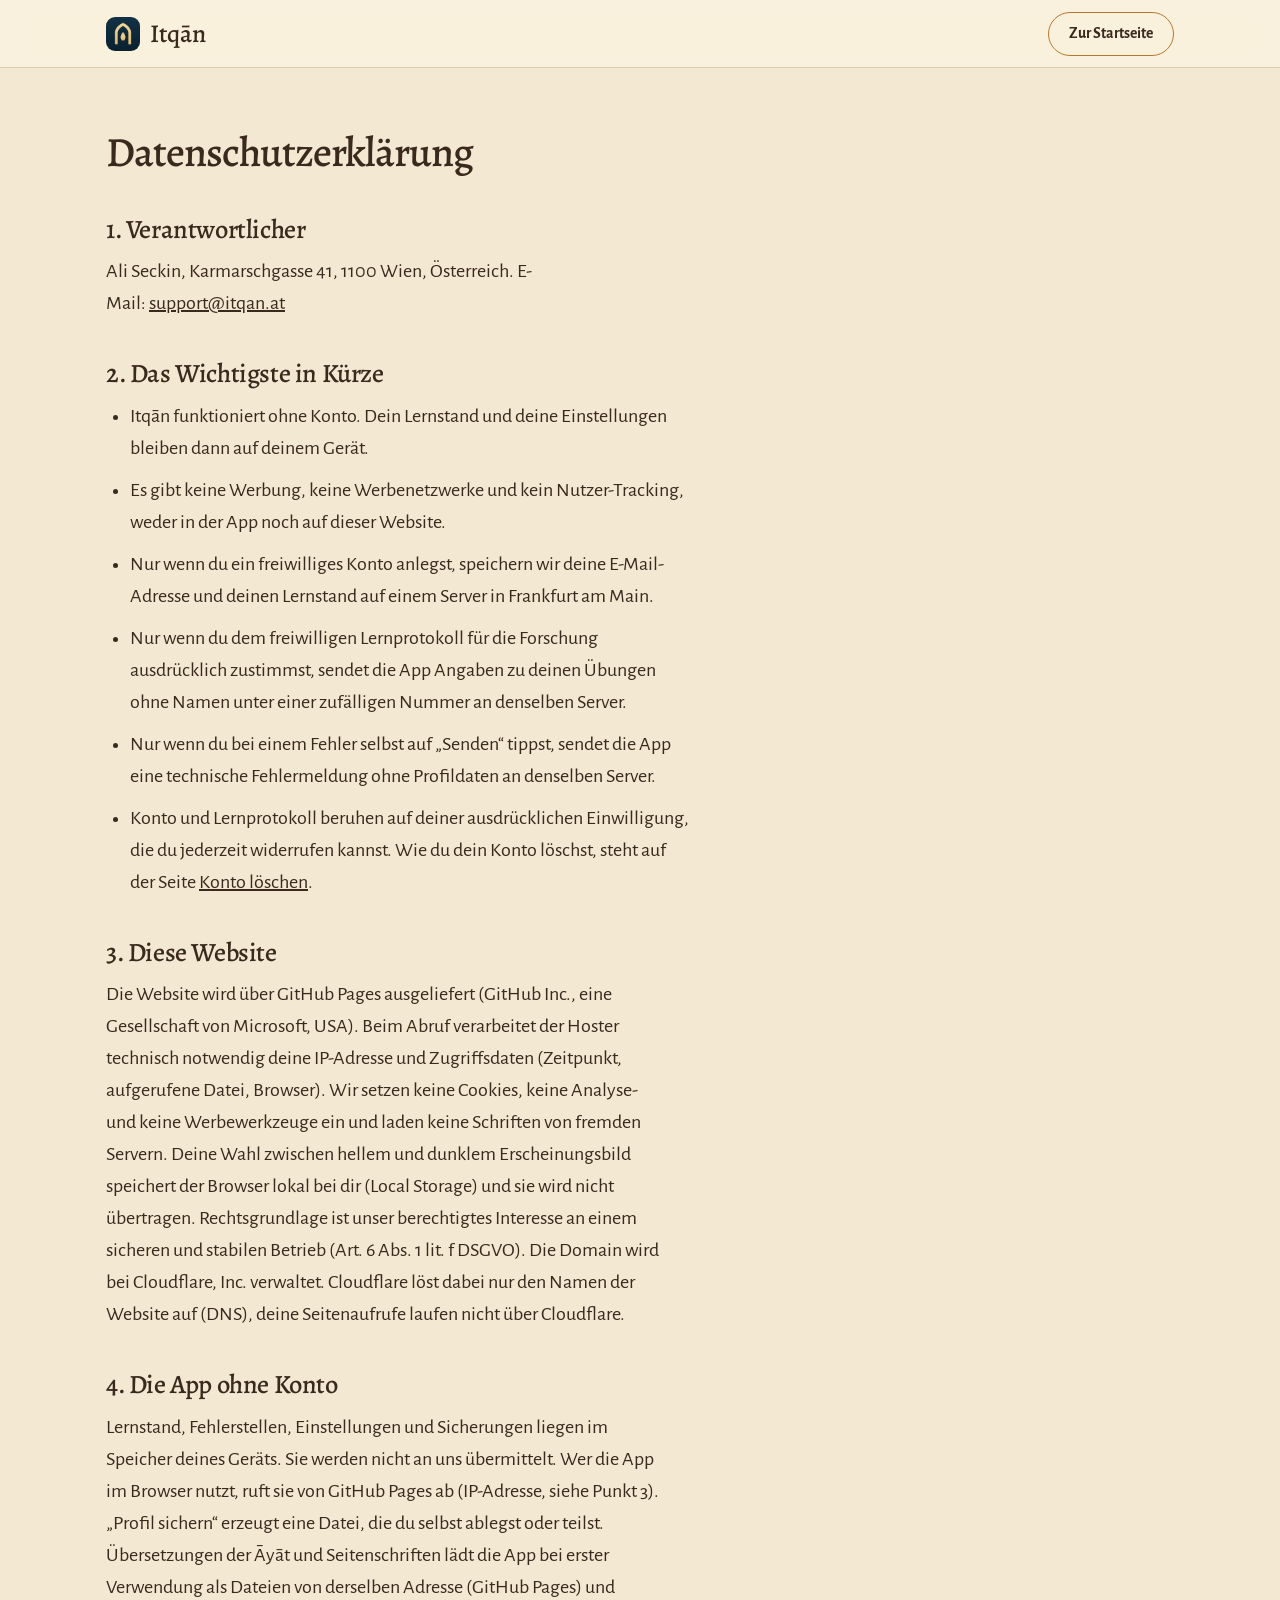
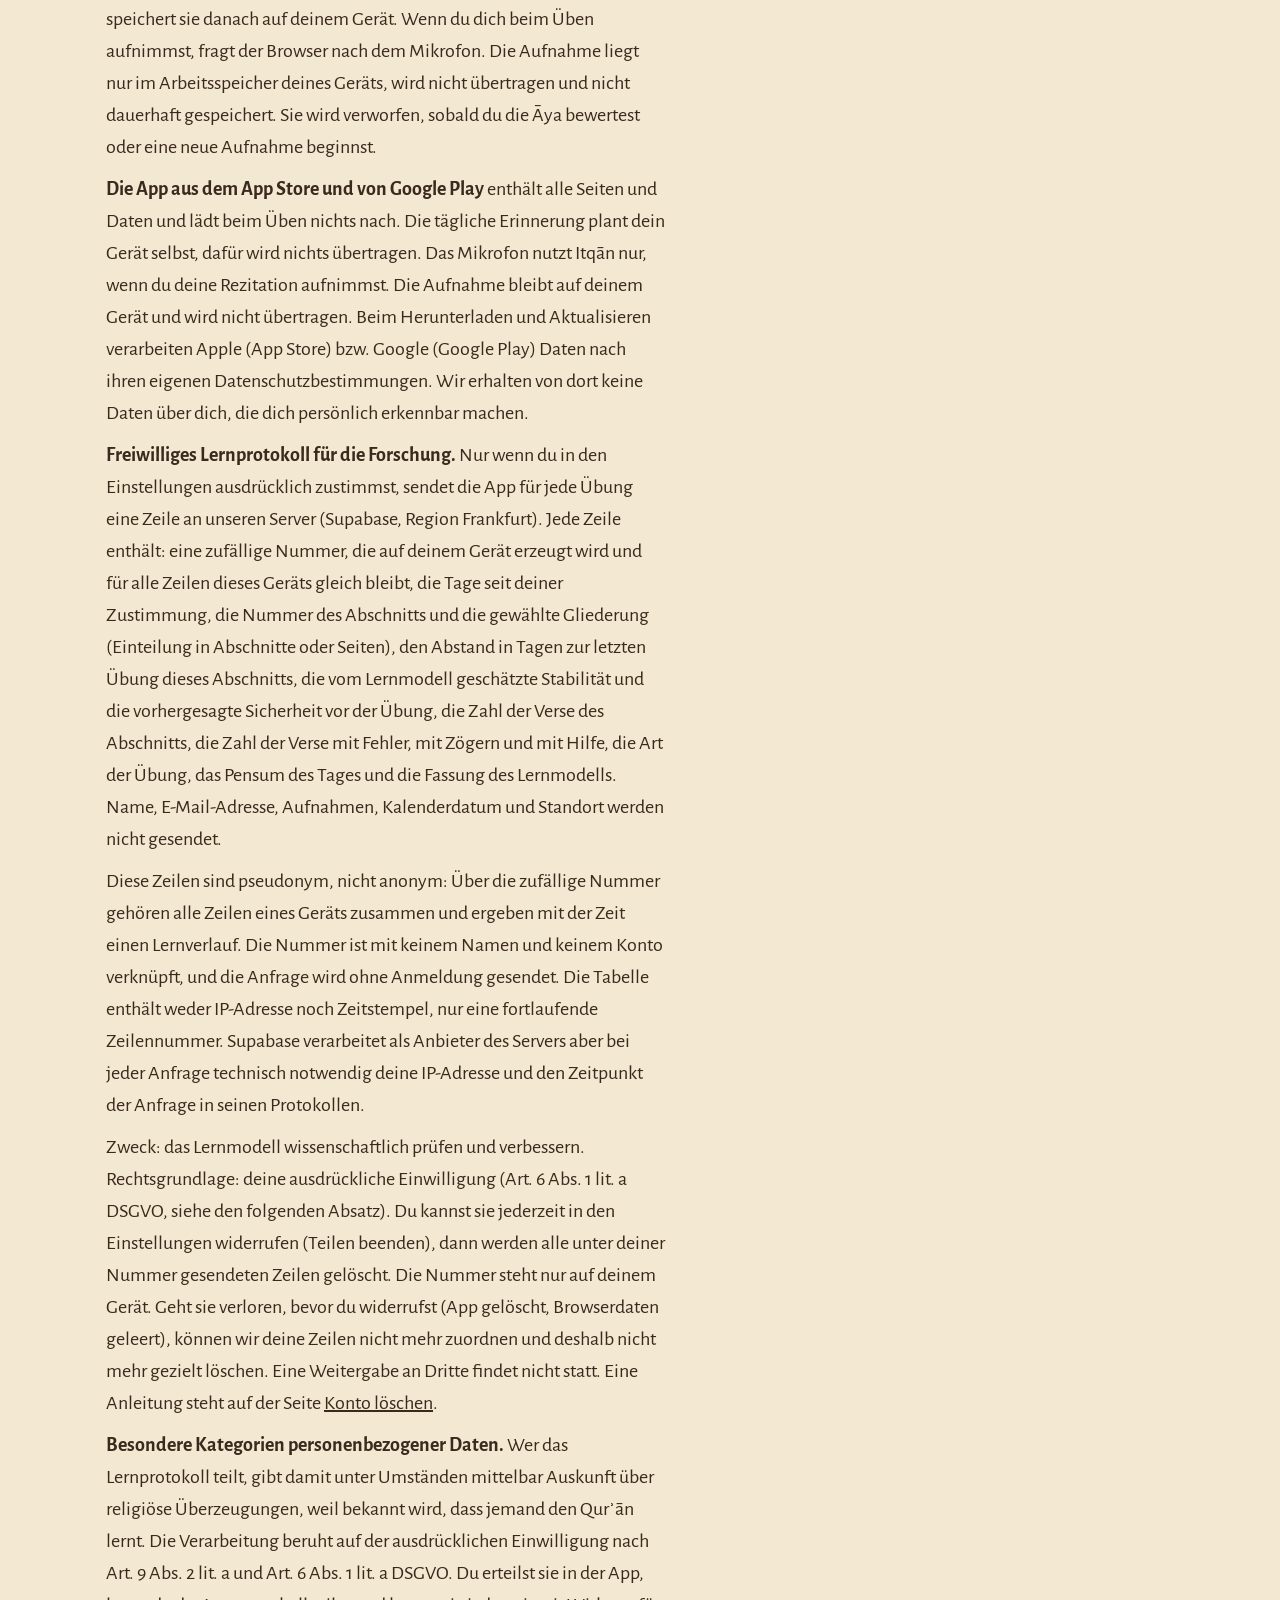
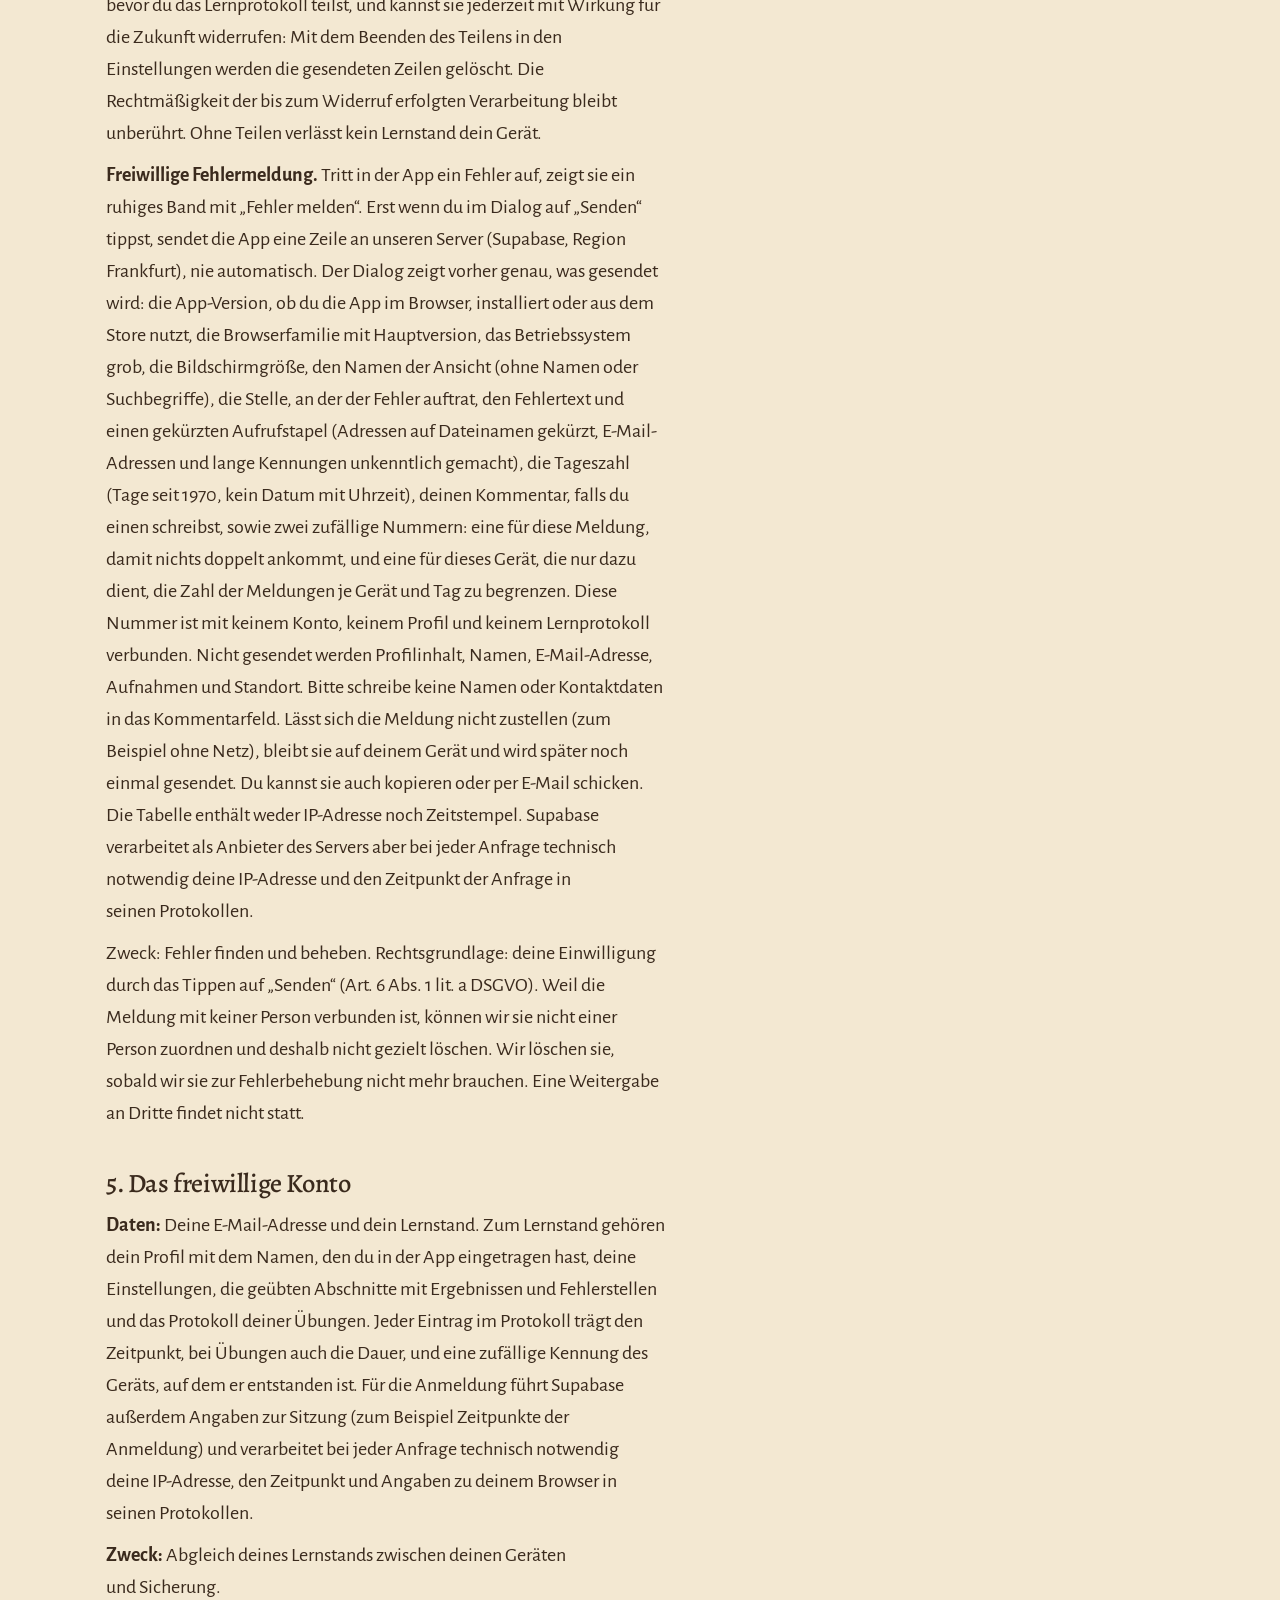
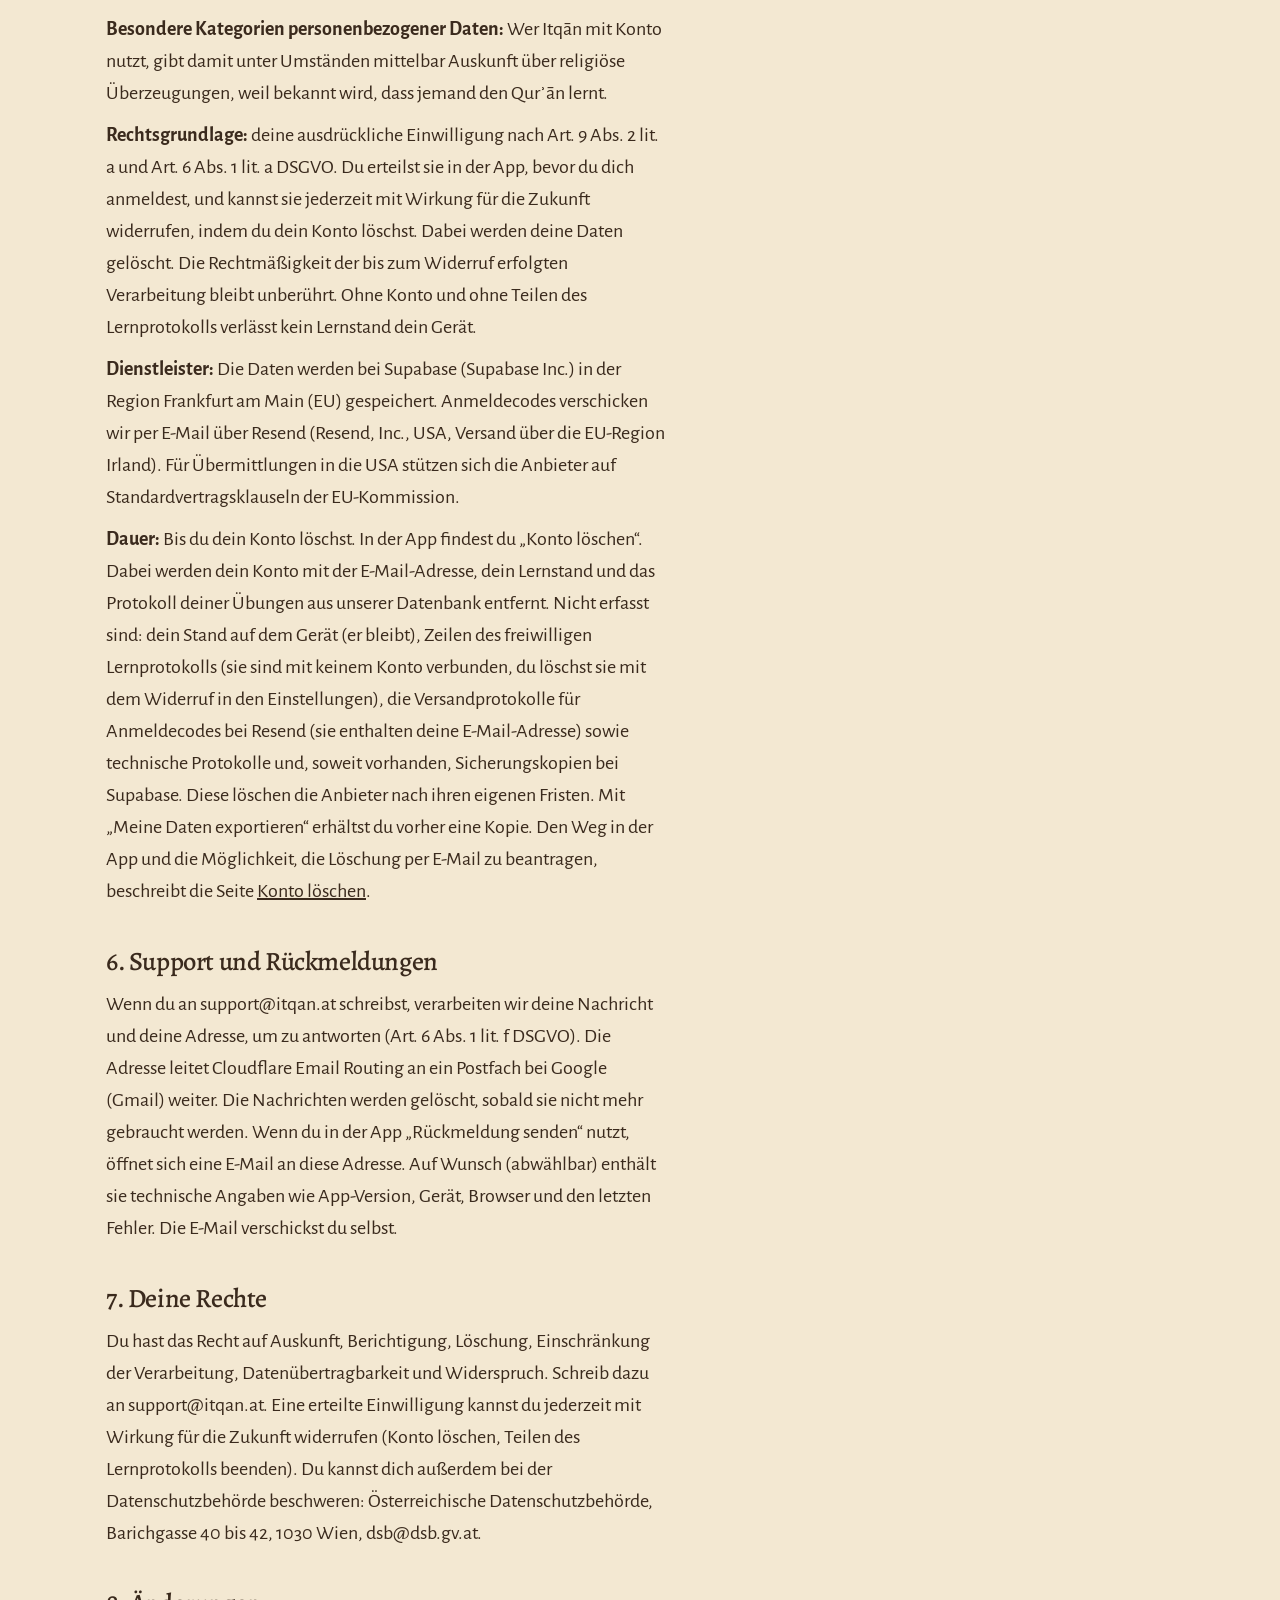
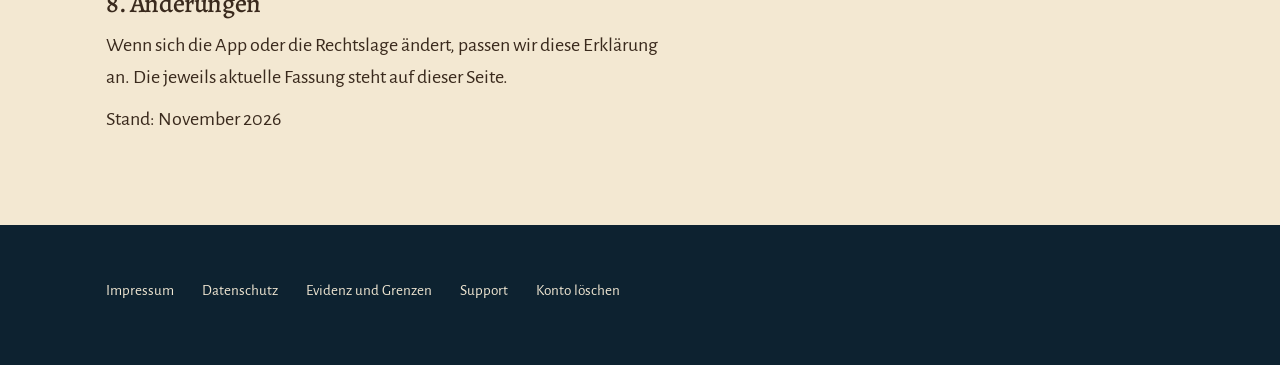
<file: datenschutz.html>
<!doctype html>
<html lang="de" class="no-js">
<head><meta charset="utf-8"><meta name="viewport" content="width=device-width,initial-scale=1,viewport-fit=cover">
<title>Datenschutz · Itqān</title><meta name="robots" content="index,follow">
<link rel="icon" href="icons/favicon-32.png" sizes="32x32">
<script>(function(){var d=document.documentElement;d.className='no-js';var t=null;try{t=localStorage.getItem('itqan-site-thema')}catch(e){}if(t!=='hell'&&t!=='dunkel')t=matchMedia('(prefers-color-scheme: dark)').matches?'dunkel':'hell';d.dataset.theme=t})()</script>
<link rel="stylesheet" href="css/site.css?v=f6126dd2"></head>
<body>
<header class="kopf fest"><div class="wrap"><a class="logo" href="/"><img src="icons/icon-192.png" width="34" height="34" alt="">Itqān</a><div class="werkz" style="margin-inline-start:auto"><a class="knopf leer" style="min-height:44px;padding:0 20px;font-size:.98rem" href="/">Zur Startseite</a></div></div></header>
<main class="recht"><div class="wrap">
<h1>Datenschutzerklärung</h1>
<h2>1. Verantwortlicher</h2>
<p>Ali Seckin, Karmarschgasse 41, 1100 Wien, Österreich. E-Mail: <a href="mailto:support@itqan.at">support@itqan.at</a></p>
<h2>2. Das Wichtigste in Kürze</h2>
<ul>
<li>Itqān funktioniert ohne Konto. Dein Lernstand und deine Einstellungen bleiben dann auf deinem Gerät.</li>
<li>Es gibt keine Werbung, keine Werbenetzwerke und kein Nutzer-Tracking, weder in der App noch auf dieser Website.</li>
<li>Nur wenn du ein freiwilliges Konto anlegst, speichern wir deine E-Mail-Adresse und deinen Lernstand auf einem Server in Frankfurt am Main.</li>
<li>Nur wenn du dem freiwilligen Lernprotokoll für die Forschung ausdrücklich zustimmst, sendet die App Angaben zu deinen Übungen ohne Namen unter einer zufälligen Nummer an denselben Server.</li>
<li>Nur wenn du bei einem Fehler selbst auf „Senden“ tippst, sendet die App eine technische Fehlermeldung ohne Profildaten an denselben Server.</li>
<li>Konto und Lernprotokoll beruhen auf deiner ausdrücklichen Einwilligung, die du jederzeit widerrufen kannst. Wie du dein Konto löschst, steht auf der Seite <a href="konto-loeschen.html">Konto löschen</a>.</li>
</ul>
<h2>3. Diese Website</h2>
<p>Die Website wird über GitHub Pages ausgeliefert (GitHub Inc., eine Gesellschaft von Microsoft, USA). Beim Abruf verarbeitet der Hoster technisch notwendig deine IP-Adresse und Zugriffsdaten (Zeitpunkt, aufgerufene Datei, Browser). Wir setzen keine Cookies, keine Analyse- und keine Werbewerkzeuge ein und laden keine Schriften von fremden Servern. Deine Wahl zwischen hellem und dunklem Erscheinungsbild speichert der Browser lokal bei dir (Local Storage) und sie wird nicht übertragen. Rechtsgrundlage ist unser berechtigtes Interesse an einem sicheren und stabilen Betrieb (Art. 6 Abs. 1 lit. f DSGVO). Die Domain wird bei Cloudflare, Inc. verwaltet. Cloudflare löst dabei nur den Namen der Website auf (DNS), deine Seitenaufrufe laufen nicht über Cloudflare.</p>
<h2>4. Die App ohne Konto</h2>
<p>Lernstand, Fehlerstellen, Einstellungen und Sicherungen liegen im Speicher deines Geräts. Sie werden nicht an uns übermittelt. Wer die App im Browser nutzt, ruft sie von GitHub Pages ab (IP-Adresse, siehe Punkt 3). „Profil sichern“ erzeugt eine Datei, die du selbst ablegst oder teilst. Übersetzungen der Āyāt und Seitenschriften lädt die App bei erster Verwendung als Dateien von derselben Adresse (GitHub Pages) und speichert sie danach auf deinem Gerät. Wenn du dich beim Üben aufnimmst, fragt der Browser nach dem Mikrofon. Die Aufnahme liegt nur im Arbeitsspeicher deines Geräts, wird nicht übertragen und nicht dauerhaft gespeichert. Sie wird verworfen, sobald du die Āya bewertest oder eine neue Aufnahme beginnst.</p>
<p><b>Die App aus dem App Store und von Google Play</b> enthält alle Seiten und Daten und lädt beim Üben nichts nach. Die tägliche Erinnerung plant dein Gerät selbst, dafür wird nichts übertragen. Das Mikrofon nutzt Itqān nur, wenn du deine Rezitation aufnimmst. Die Aufnahme bleibt auf deinem Gerät und wird nicht übertragen. Beim Herunterladen und Aktualisieren verarbeiten Apple (App Store) bzw. Google (Google Play) Daten nach ihren eigenen Datenschutzbestimmungen. Wir erhalten von dort keine Daten über dich, die dich persönlich erkennbar machen.</p>
<p><b>Freiwilliges Lernprotokoll für die Forschung.</b> Nur wenn du in den Einstellungen ausdrücklich zustimmst, sendet die App für jede Übung eine Zeile an unseren Server (Supabase, Region Frankfurt). Jede Zeile enthält: eine zufällige Nummer, die auf deinem Gerät erzeugt wird und für alle Zeilen dieses Geräts gleich bleibt, die Tage seit deiner Zustimmung, die Nummer des Abschnitts und die gewählte Gliederung (Einteilung in Abschnitte oder Seiten), den Abstand in Tagen zur letzten Übung dieses Abschnitts, die vom Lernmodell geschätzte Stabilität und die vorhergesagte Sicherheit vor der Übung, die Zahl der Verse des Abschnitts, die Zahl der Verse mit Fehler, mit Zögern und mit Hilfe, die Art der Übung, das Pensum des Tages und die Fassung des Lernmodells. Name, E-Mail-Adresse, Aufnahmen, Kalenderdatum und Standort werden nicht gesendet.</p>
<p>Diese Zeilen sind pseudonym, nicht anonym: Über die zufällige Nummer gehören alle Zeilen eines Geräts zusammen und ergeben mit der Zeit einen Lernverlauf. Die Nummer ist mit keinem Namen und keinem Konto verknüpft, und die Anfrage wird ohne Anmeldung gesendet. Die Tabelle enthält weder IP-Adresse noch Zeitstempel, nur eine fortlaufende Zeilennummer. Supabase verarbeitet als Anbieter des Servers aber bei jeder Anfrage technisch notwendig deine IP-Adresse und den Zeitpunkt der Anfrage in seinen Protokollen.</p>
<p>Zweck: das Lernmodell wissenschaftlich prüfen und verbessern. Rechtsgrundlage: deine ausdrückliche Einwilligung (Art. 6 Abs. 1 lit. a DSGVO, siehe den folgenden Absatz). Du kannst sie jederzeit in den Einstellungen widerrufen (Teilen beenden), dann werden alle unter deiner Nummer gesendeten Zeilen gelöscht. Die Nummer steht nur auf deinem Gerät. Geht sie verloren, bevor du widerrufst (App gelöscht, Browserdaten geleert), können wir deine Zeilen nicht mehr zuordnen und deshalb nicht mehr gezielt löschen. Eine Weitergabe an Dritte findet nicht statt. Eine Anleitung steht auf der Seite <a href="konto-loeschen.html">Konto löschen</a>.</p>
<p><b>Besondere Kategorien personenbezogener Daten.</b> Wer das Lernprotokoll teilt, gibt damit unter Umständen mittelbar Auskunft über religiöse Überzeugungen, weil bekannt wird, dass jemand den Qurʾān lernt. Die Verarbeitung beruht auf der ausdrücklichen Einwilligung nach Art. 9 Abs. 2 lit. a und Art. 6 Abs. 1 lit. a DSGVO. Du erteilst sie in der App, bevor du das Lernprotokoll teilst, und kannst sie jederzeit mit Wirkung für die Zukunft widerrufen: Mit dem Beenden des Teilens in den Einstellungen werden die gesendeten Zeilen gelöscht. Die Rechtmäßigkeit der bis zum Widerruf erfolgten Verarbeitung bleibt unberührt. Ohne Teilen verlässt kein Lernstand dein Gerät.</p>
<p><b>Freiwillige Fehlermeldung.</b> Tritt in der App ein Fehler auf, zeigt sie ein ruhiges Band mit „Fehler melden“. Erst wenn du im Dialog auf „Senden“ tippst, sendet die App eine Zeile an unseren Server (Supabase, Region Frankfurt), nie automatisch. Der Dialog zeigt vorher genau, was gesendet wird: die App-Version, ob du die App im Browser, installiert oder aus dem Store nutzt, die Browserfamilie mit Hauptversion, das Betriebssystem grob, die Bildschirmgröße, den Namen der Ansicht (ohne Namen oder Suchbegriffe), die Stelle, an der der Fehler auftrat, den Fehlertext und einen gekürzten Aufrufstapel (Adressen auf Dateinamen gekürzt, E-Mail-Adressen und lange Kennungen unkenntlich gemacht), die Tageszahl (Tage seit 1970, kein Datum mit Uhrzeit), deinen Kommentar, falls du einen schreibst, sowie zwei zufällige Nummern: eine für diese Meldung, damit nichts doppelt ankommt, und eine für dieses Gerät, die nur dazu dient, die Zahl der Meldungen je Gerät und Tag zu begrenzen. Diese Nummer ist mit keinem Konto, keinem Profil und keinem Lernprotokoll verbunden. Nicht gesendet werden Profilinhalt, Namen, E-Mail-Adresse, Aufnahmen und Standort. Bitte schreibe keine Namen oder Kontaktdaten in das Kommentarfeld. Lässt sich die Meldung nicht zustellen (zum Beispiel ohne Netz), bleibt sie auf deinem Gerät und wird später noch einmal gesendet. Du kannst sie auch kopieren oder per E-Mail schicken. Die Tabelle enthält weder IP-Adresse noch Zeitstempel. Supabase verarbeitet als Anbieter des Servers aber bei jeder Anfrage technisch notwendig deine IP-Adresse und den Zeitpunkt der Anfrage in seinen Protokollen.</p>
<p>Zweck: Fehler finden und beheben. Rechtsgrundlage: deine Einwilligung durch das Tippen auf „Senden“ (Art. 6 Abs. 1 lit. a DSGVO). Weil die Meldung mit keiner Person verbunden ist, können wir sie nicht einer Person zuordnen und deshalb nicht gezielt löschen. Wir löschen sie, sobald wir sie zur Fehlerbehebung nicht mehr brauchen. Eine Weitergabe an Dritte findet nicht statt.</p>
<h2>5. Das freiwillige Konto</h2>
<p><b>Daten:</b> Deine E-Mail-Adresse und dein Lernstand. Zum Lernstand gehören dein Profil mit dem Namen, den du in der App eingetragen hast, deine Einstellungen, die geübten Abschnitte mit Ergebnissen und Fehlerstellen und das Protokoll deiner Übungen. Jeder Eintrag im Protokoll trägt den Zeitpunkt, bei Übungen auch die Dauer, und eine zufällige Kennung des Geräts, auf dem er entstanden ist. Für die Anmeldung führt Supabase außerdem Angaben zur Sitzung (zum Beispiel Zeitpunkte der Anmeldung) und verarbeitet bei jeder Anfrage technisch notwendig deine IP-Adresse, den Zeitpunkt und Angaben zu deinem Browser in seinen Protokollen.</p>
<p><b>Zweck:</b> Abgleich deines Lernstands zwischen deinen Geräten und Sicherung.</p>
<p><b>Besondere Kategorien personenbezogener Daten:</b> Wer Itqān mit Konto nutzt, gibt damit unter Umständen mittelbar Auskunft über religiöse Überzeugungen, weil bekannt wird, dass jemand den Qurʾān lernt.</p>
<p><b>Rechtsgrundlage:</b> deine ausdrückliche Einwilligung nach Art. 9 Abs. 2 lit. a und Art. 6 Abs. 1 lit. a DSGVO. Du erteilst sie in der App, bevor du dich anmeldest, und kannst sie jederzeit mit Wirkung für die Zukunft widerrufen, indem du dein Konto löschst. Dabei werden deine Daten gelöscht. Die Rechtmäßigkeit der bis zum Widerruf erfolgten Verarbeitung bleibt unberührt. Ohne Konto und ohne Teilen des Lernprotokolls verlässt kein Lernstand dein Gerät.</p>
<p><b>Dienstleister:</b> Die Daten werden bei Supabase (Supabase Inc.) in der Region Frankfurt am Main (EU) gespeichert. Anmeldecodes verschicken wir per E-Mail über Resend (Resend, Inc., USA, Versand über die EU-Region Irland). Für Übermittlungen in die USA stützen sich die Anbieter auf Standardvertragsklauseln der EU-Kommission.</p>
<p><b>Dauer:</b> Bis du dein Konto löschst. In der App findest du „Konto löschen“. Dabei werden dein Konto mit der E-Mail-Adresse, dein Lernstand und das Protokoll deiner Übungen aus unserer Datenbank entfernt. Nicht erfasst sind: dein Stand auf dem Gerät (er bleibt), Zeilen des freiwilligen Lernprotokolls (sie sind mit keinem Konto verbunden, du löschst sie mit dem Widerruf in den Einstellungen), die Versandprotokolle für Anmeldecodes bei Resend (sie enthalten deine E-Mail-Adresse) sowie technische Protokolle und, soweit vorhanden, Sicherungskopien bei Supabase. Diese löschen die Anbieter nach ihren eigenen Fristen. Mit „Meine Daten exportieren“ erhältst du vorher eine Kopie. Den Weg in der App und die Möglichkeit, die Löschung per E-Mail zu beantragen, beschreibt die Seite <a href="konto-loeschen.html">Konto löschen</a>.</p>
<h2>6. Support und Rückmeldungen</h2>
<p>Wenn du an support@itqan.at schreibst, verarbeiten wir deine Nachricht und deine Adresse, um zu antworten (Art. 6 Abs. 1 lit. f DSGVO). Die Adresse leitet Cloudflare Email Routing an ein Postfach bei Google (Gmail) weiter. Die Nachrichten werden gelöscht, sobald sie nicht mehr gebraucht werden. Wenn du in der App „Rückmeldung senden“ nutzt, öffnet sich eine E-Mail an diese Adresse. Auf Wunsch (abwählbar) enthält sie technische Angaben wie App-Version, Gerät, Browser und den letzten Fehler. Die E-Mail verschickst du selbst.</p>
<h2>7. Deine Rechte</h2>
<p>Du hast das Recht auf Auskunft, Berichtigung, Löschung, Einschränkung der Verarbeitung, Datenübertragbarkeit und Widerspruch. Schreib dazu an support@itqan.at. Eine erteilte Einwilligung kannst du jederzeit mit Wirkung für die Zukunft widerrufen (Konto löschen, Teilen des Lernprotokolls beenden). Du kannst dich außerdem bei der Datenschutzbehörde beschweren: Österreichische Datenschutzbehörde, Barichgasse 40 bis 42, 1030 Wien, dsb@dsb.gv.at.</p>
<h2>8. Änderungen</h2>
<p>Wenn sich die App oder die Rechtslage ändert, passen wir diese Erklärung an. Die jeweils aktuelle Fassung steht auf dieser Seite.</p>
<p class="leise">Stand: November 2026</p>
</div></main>
<footer class="fuss"><div class="wrap"><nav aria-label="Links"><a href="impressum.html">Impressum</a><a href="datenschutz.html">Datenschutz</a><a href="evidenz.html">Evidenz und Grenzen</a><a href="support.html">Support</a><a href="konto-loeschen.html">Konto löschen</a></nav></div></footer>
</body></html>
</file>
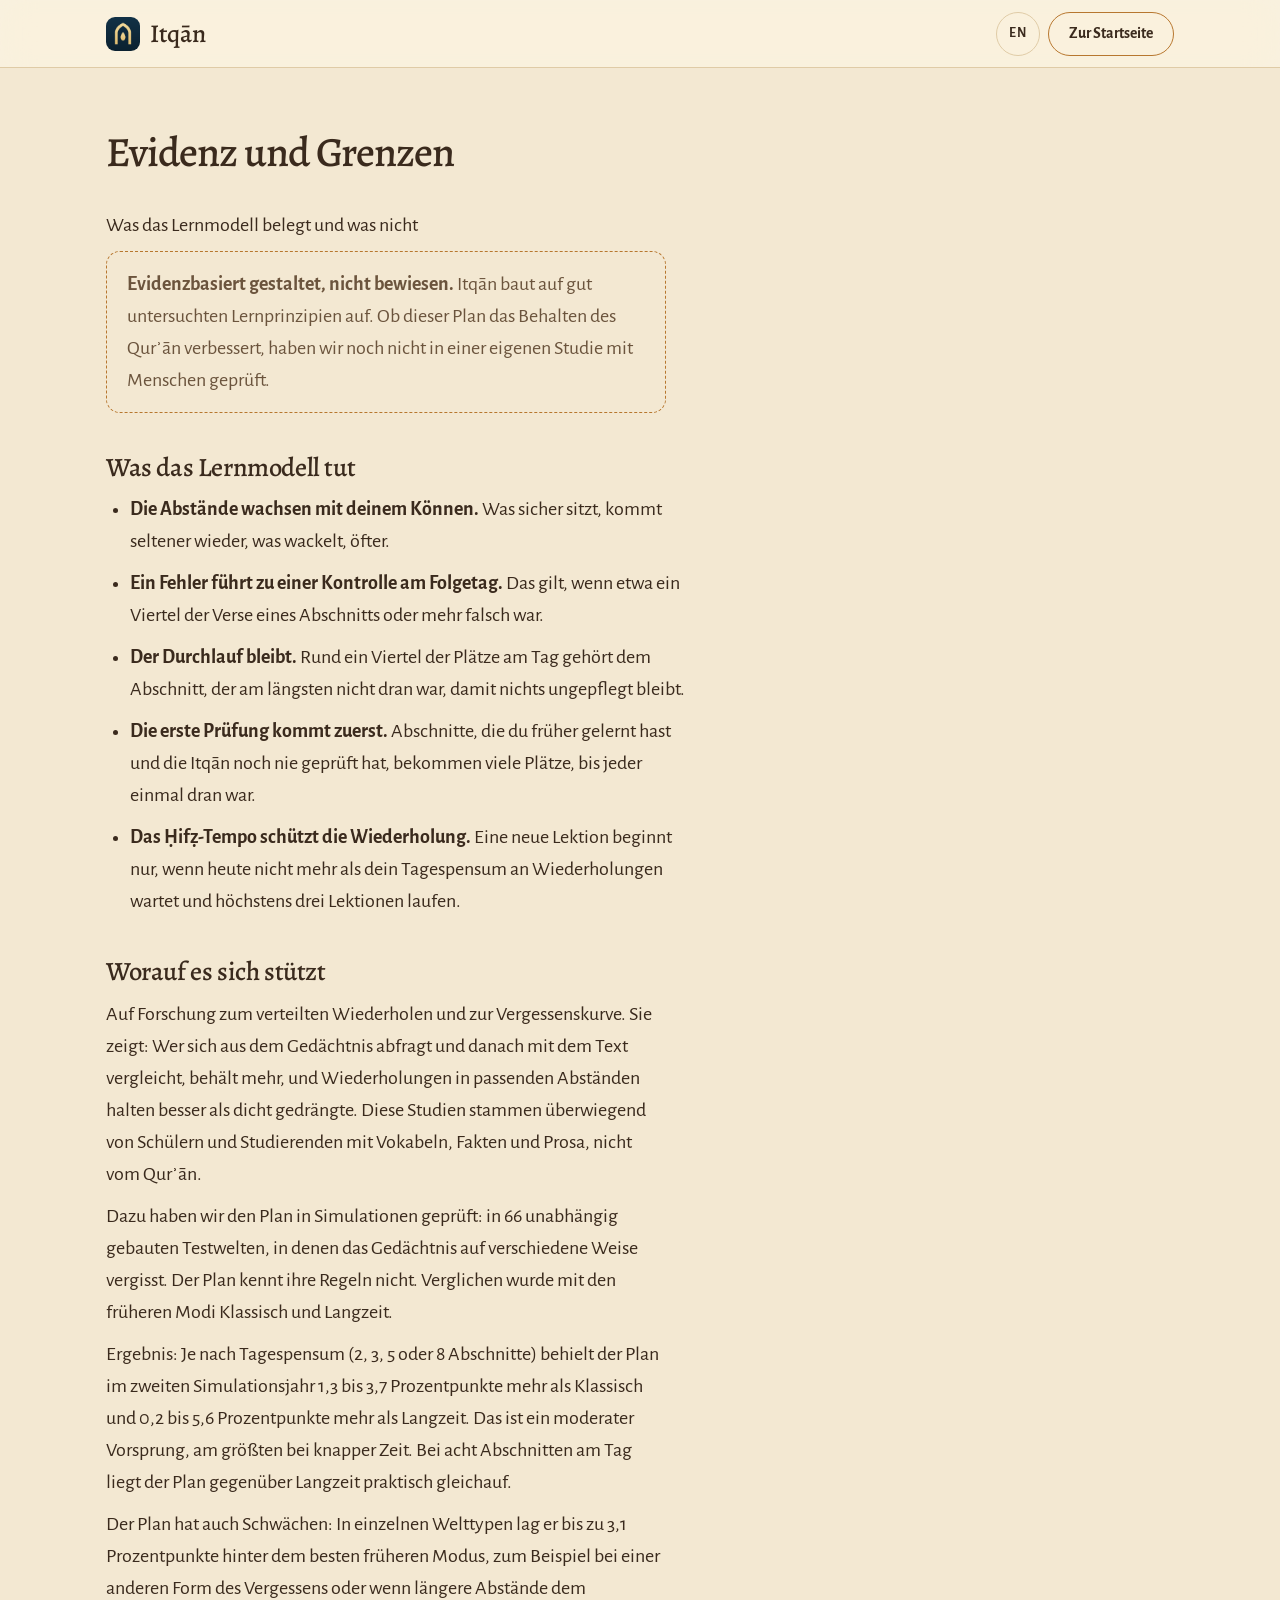
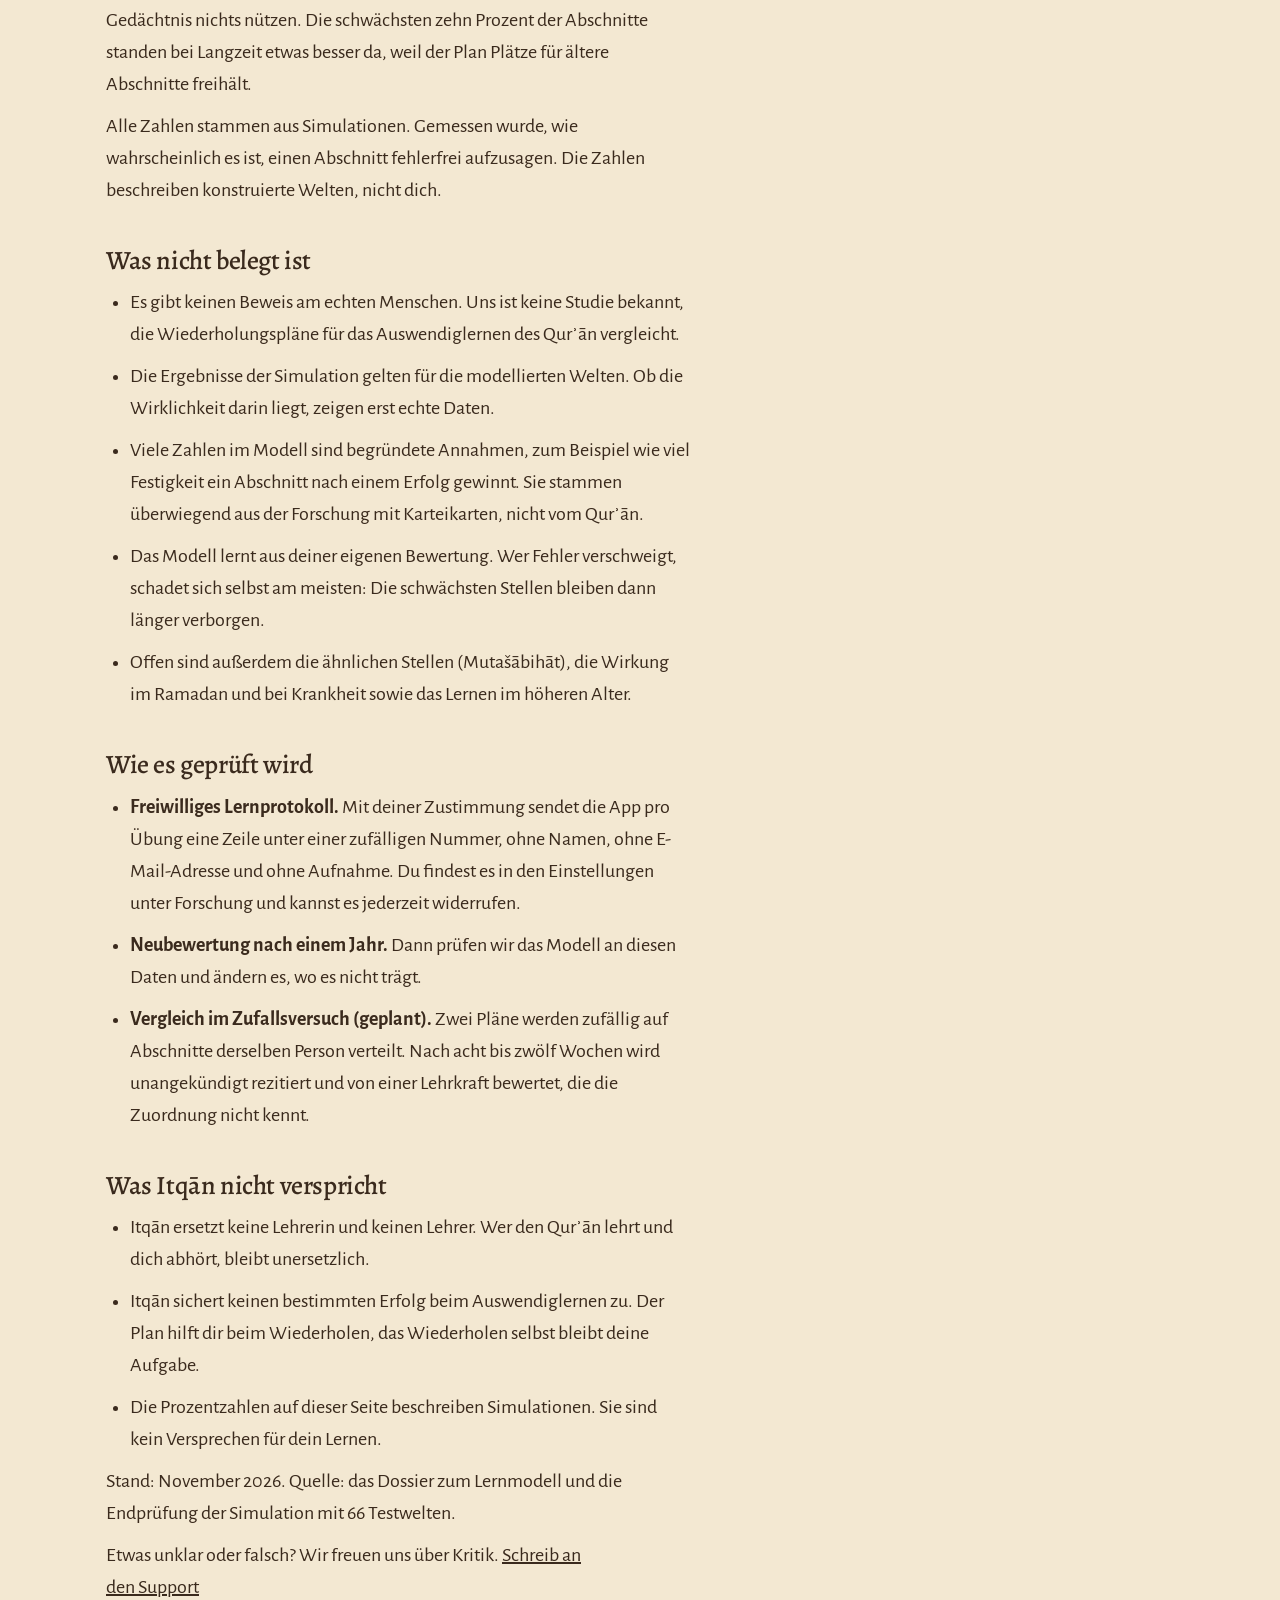
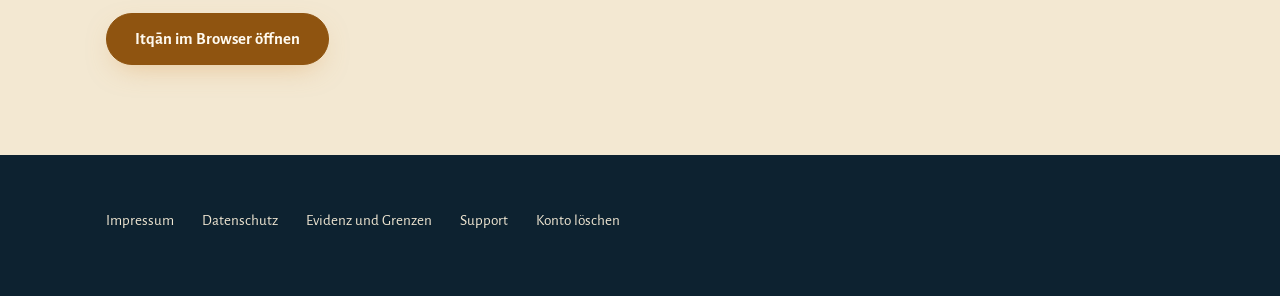
<file: evidenz.html>
<!doctype html>
<html lang="de" class="no-js">
<head><meta charset="utf-8"><meta name="viewport" content="width=device-width,initial-scale=1,viewport-fit=cover">
<title>Evidenz und Grenzen · Itqān</title><meta name="description" content="Was das Lernmodell von Itqān belegt und was nicht: evidenzbasiert gestaltet, nicht bewiesen. Wie der Plan arbeitet, worauf er sich stützt, was offen bleibt und wie er geprüft wird."><meta name="robots" content="index,follow">
<link rel="canonical" href="https://itqan.at/evidenz.html">
<link rel="alternate" hreflang="de" href="https://itqan.at/evidenz.html"><link rel="alternate" hreflang="en" href="https://itqan.at/en/evidence.html"><link rel="alternate" hreflang="x-default" href="https://itqan.at/evidenz.html">
<meta property="og:type" content="article"><meta property="og:title" content="Evidenz und Grenzen · Itqān"><meta property="og:description" content="Was das Lernmodell von Itqān belegt und was nicht: evidenzbasiert gestaltet, nicht bewiesen. Wie der Plan arbeitet, worauf er sich stützt, was offen bleibt und wie er geprüft wird."><meta property="og:url" content="https://itqan.at/evidenz.html"><meta property="og:image" content="https://itqan.at/img/og.png">
<meta name="twitter:card" content="summary_large_image">
<meta name="theme-color" content="#f3e8d2" media="(prefers-color-scheme: light)"><meta name="theme-color" content="#0d2230" media="(prefers-color-scheme: dark)">
<link rel="icon" href="icons/favicon-32.png" sizes="32x32"><link rel="apple-touch-icon" href="icons/apple-touch-icon.png">
<script>(function(){var d=document.documentElement;d.className='no-js';var t=null;try{t=localStorage.getItem('itqan-site-thema')}catch(e){}if(t!=='hell'&&t!=='dunkel')t=matchMedia('(prefers-color-scheme: dark)').matches?'dunkel':'hell';d.dataset.theme=t})()</script>
<link rel="stylesheet" href="css/site.css?v=f6126dd2"></head>
<body>
<header class="kopf fest"><div class="wrap"><a class="logo" href="/"><img src="icons/icon-192.png" width="34" height="34" alt="">Itqān</a><div class="werkz" style="margin-inline-start:auto"><a class="spr-knopf" href="en/evidence.html" hreflang="en" lang="en">EN</a><a class="knopf leer" style="min-height:44px;padding:0 20px;font-size:.98rem" href="/">Zur Startseite</a></div></div></header>
<main class="recht"><div class="wrap"><h1>Evidenz und Grenzen</h1>
<p class="leise">Was das Lernmodell belegt und was nicht</p>
<p class="hinweis"><b>Evidenzbasiert gestaltet, nicht bewiesen.</b> Itqān baut auf gut untersuchten Lernprinzipien auf. Ob dieser Plan das Behalten des Qurʾān verbessert, haben wir noch nicht in einer eigenen Studie mit Menschen geprüft.</p>
<h2>Was das Lernmodell tut</h2>
<ul><li><b>Die Abstände wachsen mit deinem Können.</b> Was sicher sitzt, kommt seltener wieder, was wackelt, öfter.</li><li><b>Ein Fehler führt zu einer Kontrolle am Folgetag.</b> Das gilt, wenn etwa ein Viertel der Verse eines Abschnitts oder mehr falsch war.</li><li><b>Der Durchlauf bleibt.</b> Rund ein Viertel der Plätze am Tag gehört dem Abschnitt, der am längsten nicht dran war, damit nichts ungepflegt bleibt.</li><li><b>Die erste Prüfung kommt zuerst.</b> Abschnitte, die du früher gelernt hast und die Itqān noch nie geprüft hat, bekommen viele Plätze, bis jeder einmal dran war.</li><li><b>Das Ḥifẓ-Tempo schützt die Wiederholung.</b> Eine neue Lektion beginnt nur, wenn heute nicht mehr als dein Tagespensum an Wiederholungen wartet und höchstens drei Lektionen laufen.</li></ul>
<h2>Worauf es sich stützt</h2>
<p>Auf Forschung zum verteilten Wiederholen und zur Vergessenskurve. Sie zeigt: Wer sich aus dem Gedächtnis abfragt und danach mit dem Text vergleicht, behält mehr, und Wiederholungen in passenden Abständen halten besser als dicht gedrängte. Diese Studien stammen überwiegend von Schülern und Studierenden mit Vokabeln, Fakten und Prosa, nicht vom Qurʾān.</p><p>Dazu haben wir den Plan in Simulationen geprüft: in 66 unabhängig gebauten Testwelten, in denen das Gedächtnis auf verschiedene Weise vergisst. Der Plan kennt ihre Regeln nicht. Verglichen wurde mit den früheren Modi Klassisch und Langzeit.</p><p>Ergebnis: Je nach Tagespensum (2, 3, 5 oder 8 Abschnitte) behielt der Plan im zweiten Simulationsjahr 1,3 bis 3,7 Prozentpunkte mehr als Klassisch und 0,2 bis 5,6 Prozentpunkte mehr als Langzeit. Das ist ein moderater Vorsprung, am größten bei knapper Zeit. Bei acht Abschnitten am Tag liegt der Plan gegenüber Langzeit praktisch gleichauf.</p><p>Der Plan hat auch Schwächen: In einzelnen Welttypen lag er bis zu 3,1 Prozentpunkte hinter dem besten früheren Modus, zum Beispiel bei einer anderen Form des Vergessens oder wenn längere Abstände dem Gedächtnis nichts nützen. Die schwächsten zehn Prozent der Abschnitte standen bei Langzeit etwas besser da, weil der Plan Plätze für ältere Abschnitte freihält.</p>
<p class="leise">Alle Zahlen stammen aus Simulationen. Gemessen wurde, wie wahrscheinlich es ist, einen Abschnitt fehlerfrei aufzusagen. Die Zahlen beschreiben konstruierte Welten, nicht dich.</p>
<h2>Was nicht belegt ist</h2>
<ul><li>Es gibt keinen Beweis am echten Menschen. Uns ist keine Studie bekannt, die Wiederholungspläne für das Auswendiglernen des Qurʾān vergleicht.</li><li>Die Ergebnisse der Simulation gelten für die modellierten Welten. Ob die Wirklichkeit darin liegt, zeigen erst echte Daten.</li><li>Viele Zahlen im Modell sind begründete Annahmen, zum Beispiel wie viel Festigkeit ein Abschnitt nach einem Erfolg gewinnt. Sie stammen überwiegend aus der Forschung mit Karteikarten, nicht vom Qurʾān.</li><li>Das Modell lernt aus deiner eigenen Bewertung. Wer Fehler verschweigt, schadet sich selbst am meisten: Die schwächsten Stellen bleiben dann länger verborgen.</li><li>Offen sind außerdem die ähnlichen Stellen (Mutašābihāt), die Wirkung im Ramadan und bei Krankheit sowie das Lernen im höheren Alter.</li></ul>
<h2>Wie es geprüft wird</h2>
<ul><li><b>Freiwilliges Lernprotokoll.</b> Mit deiner Zustimmung sendet die App pro Übung eine Zeile unter einer zufälligen Nummer, ohne Namen, ohne E-Mail-Adresse und ohne Aufnahme. Du findest es in den Einstellungen unter Forschung und kannst es jederzeit widerrufen.</li><li><b>Neubewertung nach einem Jahr.</b> Dann prüfen wir das Modell an diesen Daten und ändern es, wo es nicht trägt.</li><li><b>Vergleich im Zufallsversuch (geplant).</b> Zwei Pläne werden zufällig auf Abschnitte derselben Person verteilt. Nach acht bis zwölf Wochen wird unangekündigt rezitiert und von einer Lehrkraft bewertet, die die Zuordnung nicht kennt.</li></ul>
<h2>Was Itqān nicht verspricht</h2>
<ul><li>Itqān ersetzt keine Lehrerin und keinen Lehrer. Wer den Qurʾān lehrt und dich abhört, bleibt unersetzlich.</li><li>Itqān sichert keinen bestimmten Erfolg beim Auswendiglernen zu. Der Plan hilft dir beim Wiederholen, das Wiederholen selbst bleibt deine Aufgabe.</li><li>Die Prozentzahlen auf dieser Seite beschreiben Simulationen. Sie sind kein Versprechen für dein Lernen.</li></ul>
<p class="leise">Stand: November 2026. Quelle: das Dossier zum Lernmodell und die Endprüfung der Simulation mit 66 Testwelten.</p>
<p>Etwas unklar oder falsch? Wir freuen uns über Kritik. <a href="mailto:support@itqan.at">Schreib an den Support</a></p>
<p><a class="knopf haupt" href="https://app.itqan.at/">Itqān im Browser öffnen</a></p></div></main>
<footer class="fuss"><div class="wrap"><nav aria-label="Links"><a href="impressum.html">Impressum</a><a href="datenschutz.html">Datenschutz</a><a href="evidenz.html">Evidenz und Grenzen</a><a href="support.html">Support</a><a href="konto-loeschen.html">Konto löschen</a></nav></div></footer>
</body></html>
</file>
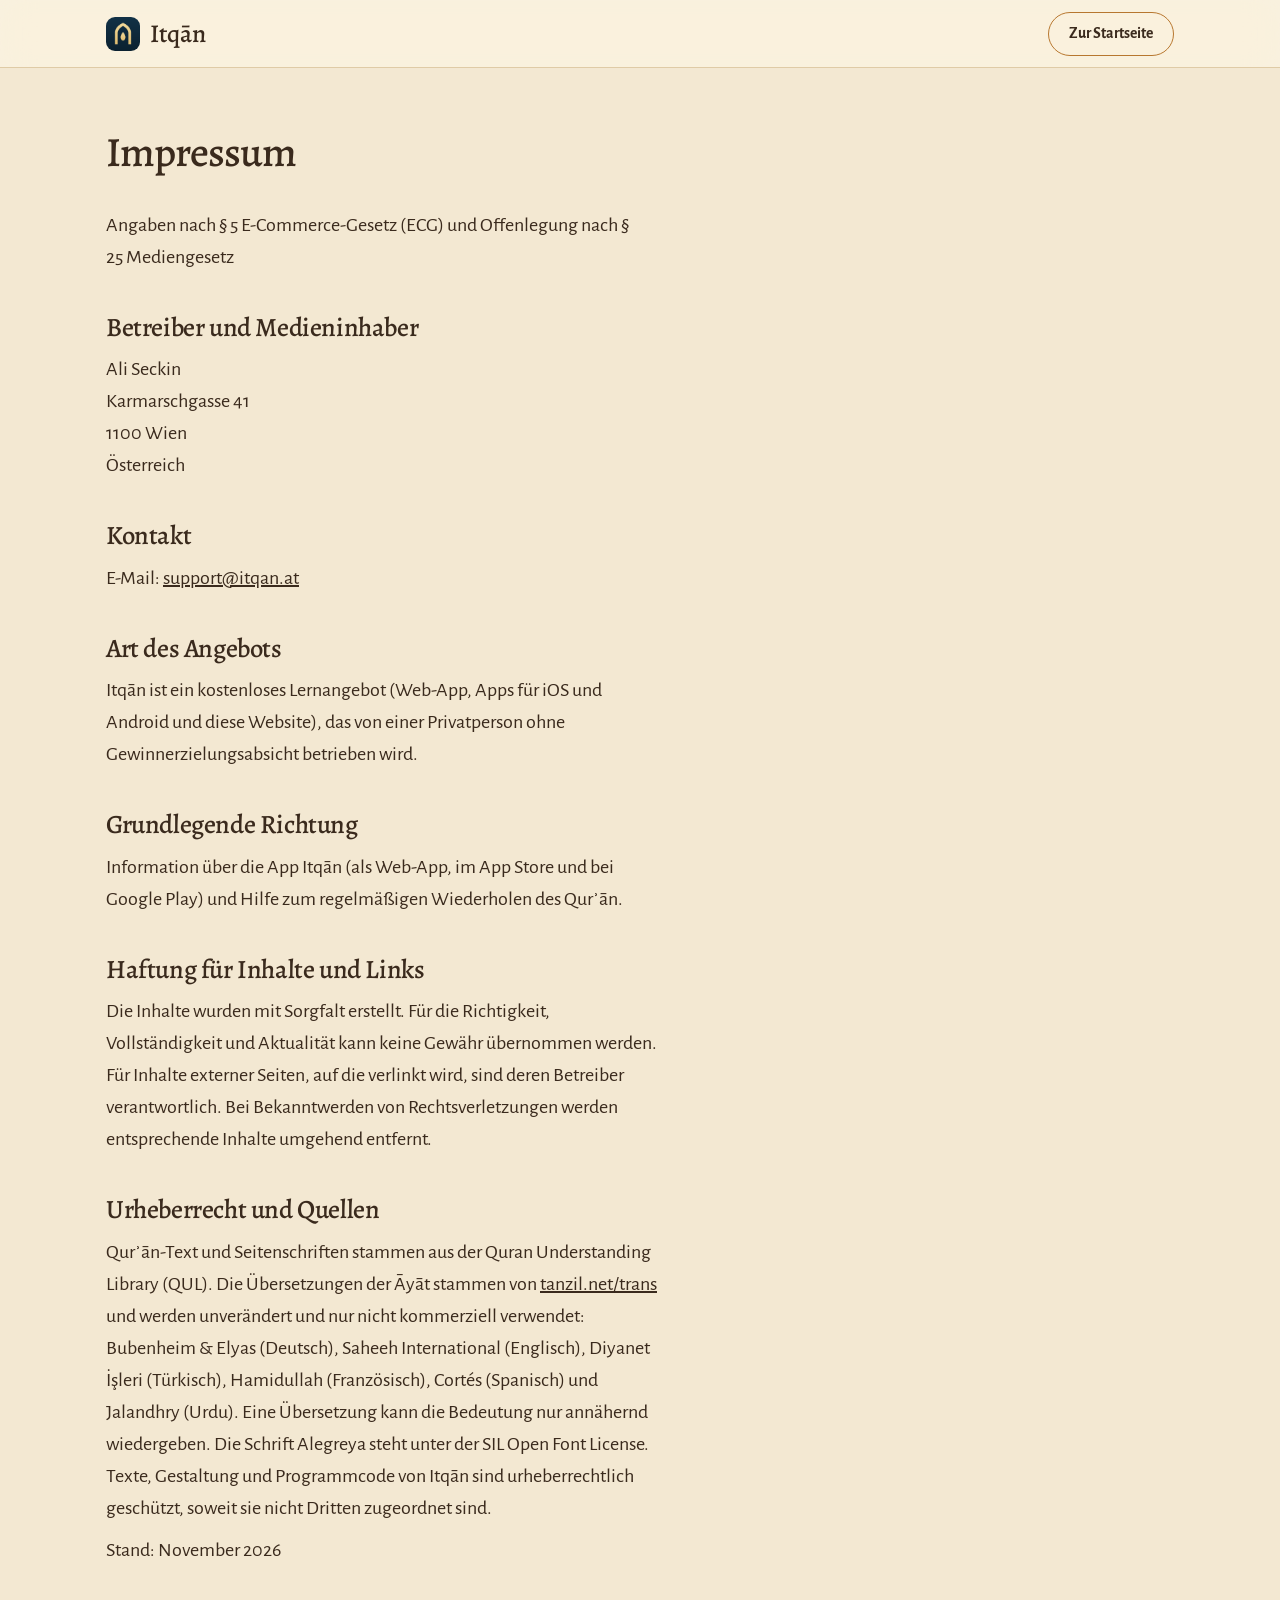
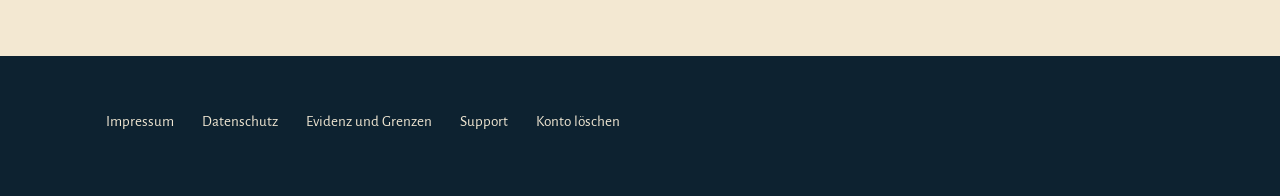
<file: impressum.html>
<!doctype html>
<html lang="de" class="no-js">
<head><meta charset="utf-8"><meta name="viewport" content="width=device-width,initial-scale=1,viewport-fit=cover">
<title>Impressum · Itqān</title><meta name="robots" content="index,follow">
<link rel="icon" href="icons/favicon-32.png" sizes="32x32">
<script>(function(){var d=document.documentElement;d.className='no-js';var t=null;try{t=localStorage.getItem('itqan-site-thema')}catch(e){}if(t!=='hell'&&t!=='dunkel')t=matchMedia('(prefers-color-scheme: dark)').matches?'dunkel':'hell';d.dataset.theme=t})()</script>
<link rel="stylesheet" href="css/site.css?v=f6126dd2"></head>
<body>
<header class="kopf fest"><div class="wrap"><a class="logo" href="/"><img src="icons/icon-192.png" width="34" height="34" alt="">Itqān</a><div class="werkz" style="margin-inline-start:auto"><a class="knopf leer" style="min-height:44px;padding:0 20px;font-size:.98rem" href="/">Zur Startseite</a></div></div></header>
<main class="recht"><div class="wrap">
<h1>Impressum</h1>
<p class="leise">Angaben nach § 5 E-Commerce-Gesetz (ECG) und Offenlegung nach § 25 Mediengesetz</p>
<h2>Betreiber und Medieninhaber</h2>
<p>Ali Seckin<br>Karmarschgasse 41<br>1100 Wien<br>Österreich</p>
<h2>Kontakt</h2>
<p>E-Mail: <a href="mailto:support@itqan.at">support@itqan.at</a></p>
<h2>Art des Angebots</h2>
<p>Itqān ist ein kostenloses Lernangebot (Web-App, Apps für iOS und Android und diese Website), das von einer Privatperson ohne Gewinnerzielungsabsicht betrieben wird.</p>
<h2>Grundlegende Richtung</h2>
<p>Information über die App Itqān (als Web-App, im App Store und bei Google Play) und Hilfe zum regelmäßigen Wiederholen des Qurʾān.</p>
<h2>Haftung für Inhalte und Links</h2>
<p>Die Inhalte wurden mit Sorgfalt erstellt. Für die Richtigkeit, Vollständigkeit und Aktualität kann keine Gewähr übernommen werden. Für Inhalte externer Seiten, auf die verlinkt wird, sind deren Betreiber verantwortlich. Bei Bekanntwerden von Rechtsverletzungen werden entsprechende Inhalte umgehend entfernt.</p>
<h2>Urheberrecht und Quellen</h2>
<p>Qurʾān-Text und Seitenschriften stammen aus der Quran Understanding Library (QUL). Die Übersetzungen der Āyāt stammen von <a href="https://tanzil.net/trans/">tanzil.net/trans</a> und werden unverändert und nur nicht kommerziell verwendet: Bubenheim &amp; Elyas (Deutsch), Saheeh International (Englisch), Diyanet İşleri (Türkisch), Hamidullah (Französisch), Cortés (Spanisch) und Jalandhry (Urdu). Eine Übersetzung kann die Bedeutung nur annähernd wiedergeben. Die Schrift Alegreya steht unter der SIL Open Font License. Texte, Gestaltung und Programmcode von Itqān sind urheberrechtlich geschützt, soweit sie nicht Dritten zugeordnet sind.</p>
<p class="leise">Stand: November 2026</p>
</div></main>
<footer class="fuss"><div class="wrap"><nav aria-label="Links"><a href="impressum.html">Impressum</a><a href="datenschutz.html">Datenschutz</a><a href="evidenz.html">Evidenz und Grenzen</a><a href="support.html">Support</a><a href="konto-loeschen.html">Konto löschen</a></nav></div></footer>
</body></html>
</file>
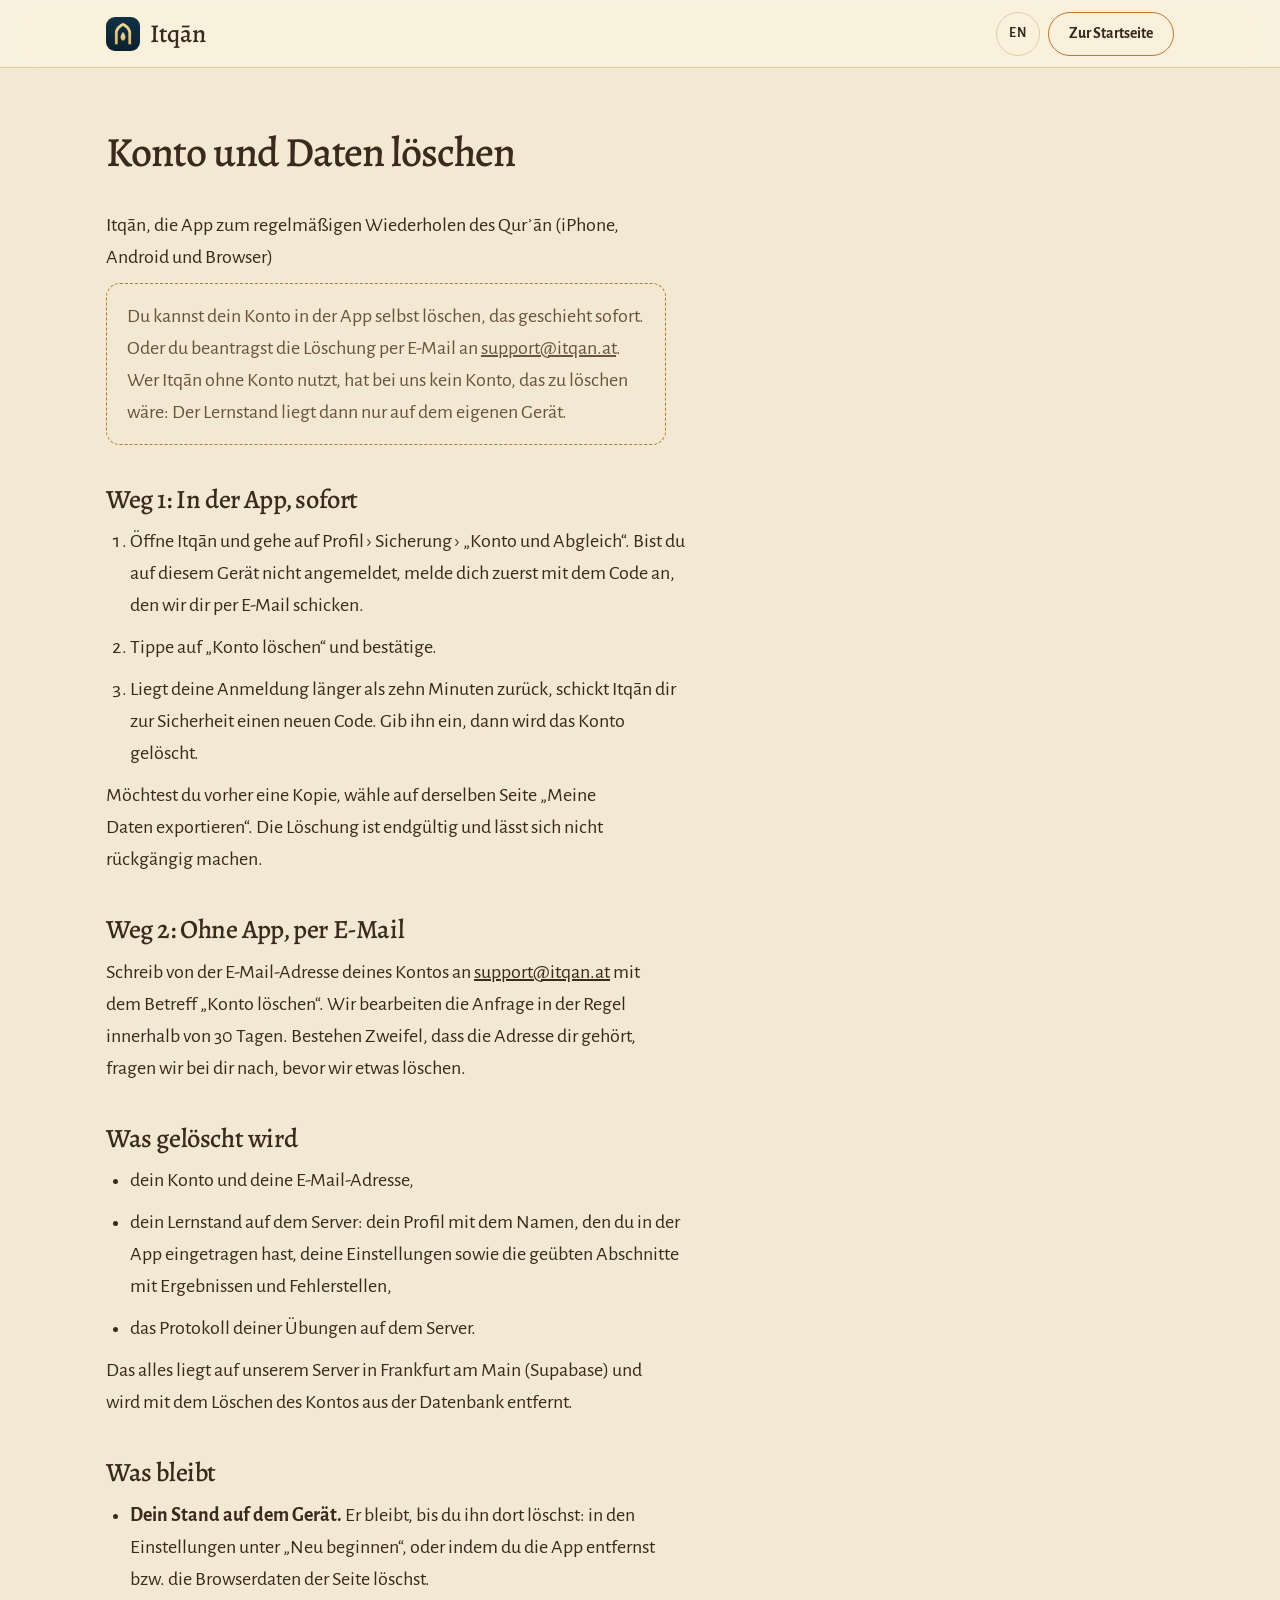
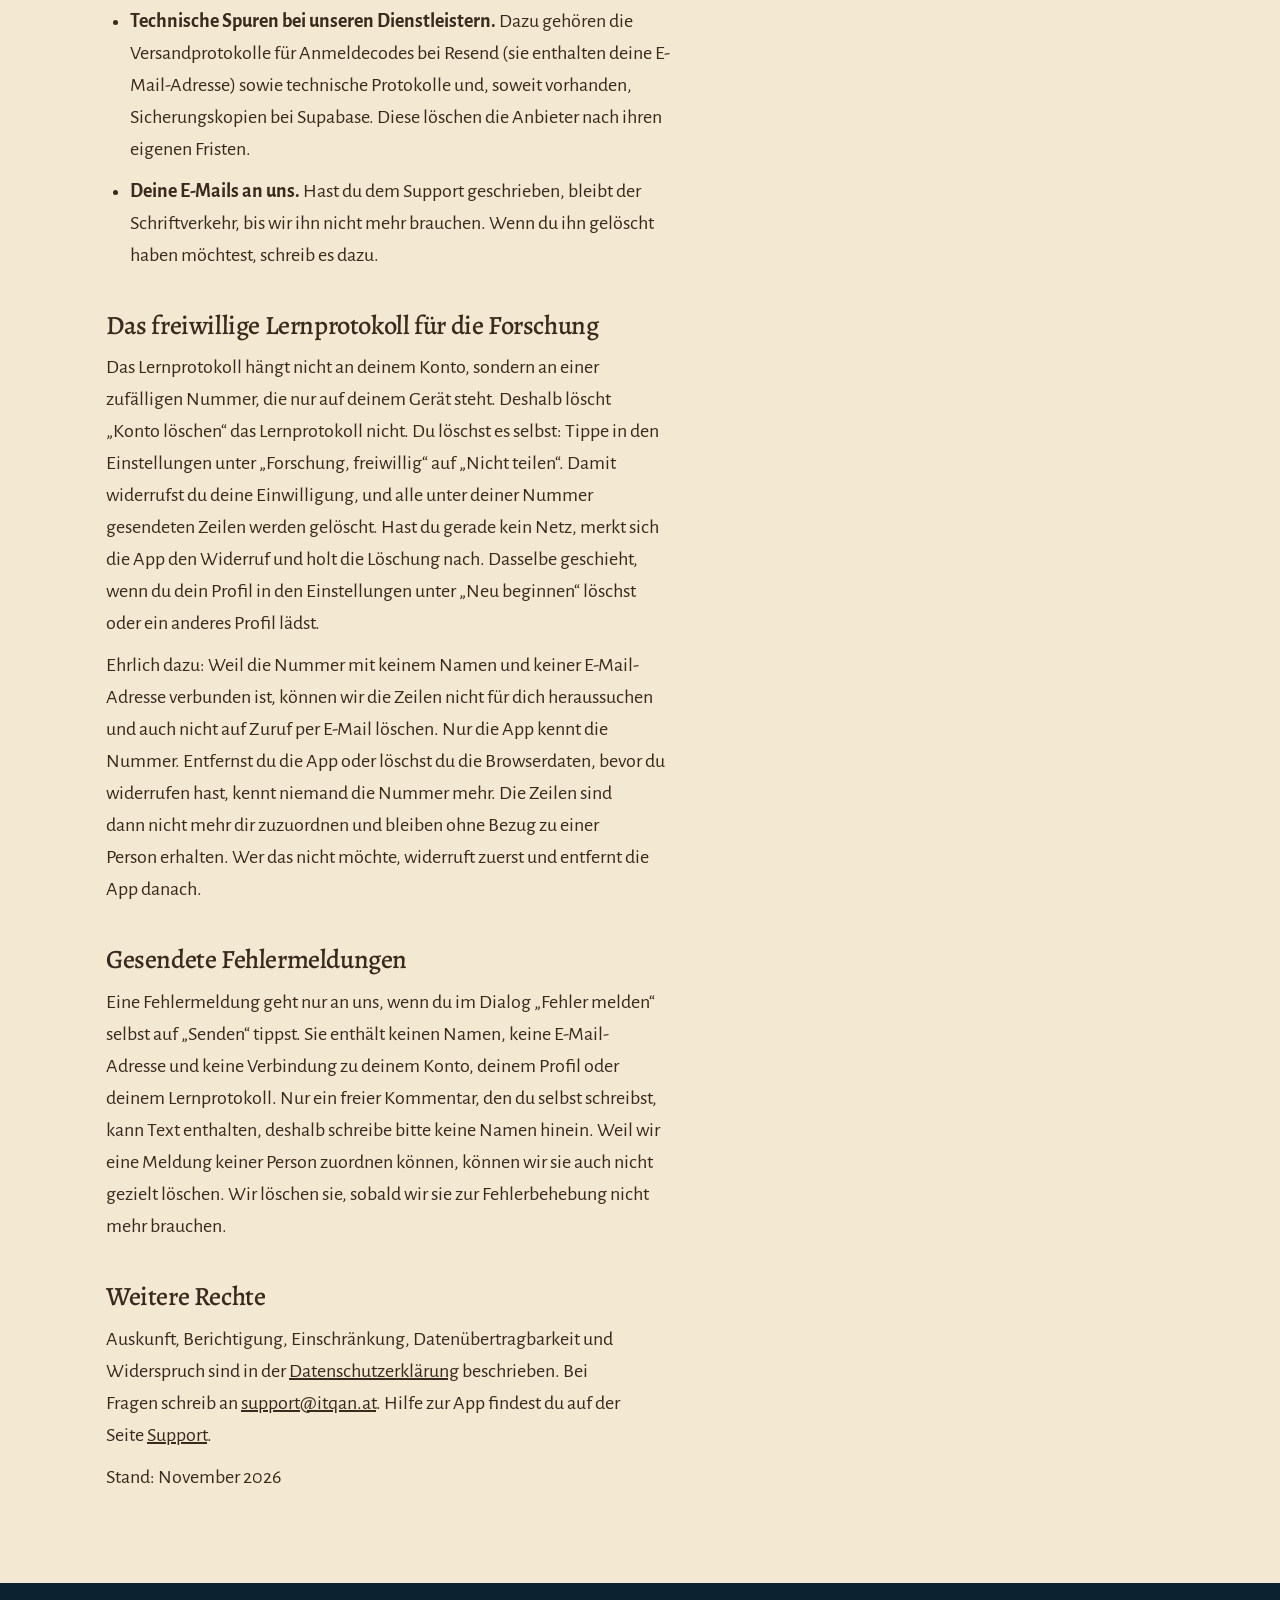
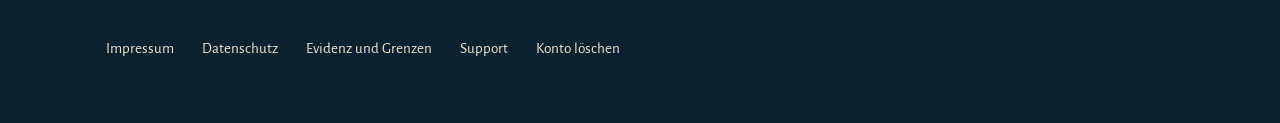
<file: konto-loeschen.html>
<!doctype html>
<html lang="de" class="no-js">
<head><meta charset="utf-8"><meta name="viewport" content="width=device-width,initial-scale=1,viewport-fit=cover">
<title>Konto löschen · Itqān</title><meta name="robots" content="index,follow"><meta name="description" content="Konto und Daten in Itqān löschen: in der App oder per E-Mail. Was gelöscht wird, was bleibt und wie das freiwillige Lernprotokoll gelöscht wird."><link rel="canonical" href="https://itqan.at/konto-loeschen.html"><link rel="alternate" hreflang="de" href="https://itqan.at/konto-loeschen.html"><link rel="alternate" hreflang="en" href="https://itqan.at/en/delete-account.html"><link rel="alternate" hreflang="x-default" href="https://itqan.at/konto-loeschen.html">
<link rel="icon" href="icons/favicon-32.png" sizes="32x32">
<script>(function(){var d=document.documentElement;d.className='no-js';var t=null;try{t=localStorage.getItem('itqan-site-thema')}catch(e){}if(t!=='hell'&&t!=='dunkel')t=matchMedia('(prefers-color-scheme: dark)').matches?'dunkel':'hell';d.dataset.theme=t})()</script>
<link rel="stylesheet" href="css/site.css?v=f6126dd2"></head>
<body>
<header class="kopf fest"><div class="wrap"><a class="logo" href="/"><img src="icons/icon-192.png" width="34" height="34" alt="">Itqān</a><div class="werkz" style="margin-inline-start:auto"><a class="spr-knopf" href="en/delete-account.html" hreflang="en" lang="en">EN</a><a class="knopf leer" style="min-height:44px;padding:0 20px;font-size:.98rem" href="/">Zur Startseite</a></div></div></header>
<main class="recht"><div class="wrap">
<h1>Konto und Daten löschen</h1>
<p class="leise">Itqān, die App zum regelmäßigen Wiederholen des Qurʾān (iPhone, Android und Browser)</p>
<p class="hinweis">Du kannst dein Konto in der App selbst löschen, das geschieht sofort. Oder du beantragst die Löschung per E-Mail an <a href="mailto:support@itqan.at">support@itqan.at</a>. Wer Itqān ohne Konto nutzt, hat bei uns kein Konto, das zu löschen wäre: Der Lernstand liegt dann nur auf dem eigenen Gerät.</p>
<h2>Weg 1: In der App, sofort</h2>
<ol>
<li>Öffne Itqān und gehe auf Profil › Sicherung › „Konto und Abgleich“. Bist du auf diesem Gerät nicht angemeldet, melde dich zuerst mit dem Code an, den wir dir per E-Mail schicken.</li>
<li>Tippe auf „Konto löschen“ und bestätige.</li>
<li>Liegt deine Anmeldung länger als zehn Minuten zurück, schickt Itqān dir zur Sicherheit einen neuen Code. Gib ihn ein, dann wird das Konto gelöscht.</li>
</ol>
<p>Möchtest du vorher eine Kopie, wähle auf derselben Seite „Meine Daten exportieren“. Die Löschung ist endgültig und lässt sich nicht rückgängig machen.</p>
<h2>Weg 2: Ohne App, per E-Mail</h2>
<p>Schreib von der E-Mail-Adresse deines Kontos an <a href="mailto:support@itqan.at?subject=Konto%20l%C3%B6schen">support@itqan.at</a> mit dem Betreff „Konto löschen“. Wir bearbeiten die Anfrage in der Regel innerhalb von 30 Tagen. Bestehen Zweifel, dass die Adresse dir gehört, fragen wir bei dir nach, bevor wir etwas löschen.</p>
<h2>Was gelöscht wird</h2>
<ul>
<li>dein Konto und deine E-Mail-Adresse,</li>
<li>dein Lernstand auf dem Server: dein Profil mit dem Namen, den du in der App eingetragen hast, deine Einstellungen sowie die geübten Abschnitte mit Ergebnissen und Fehlerstellen,</li>
<li>das Protokoll deiner Übungen auf dem Server.</li>
</ul>
<p>Das alles liegt auf unserem Server in Frankfurt am Main (Supabase) und wird mit dem Löschen des Kontos aus der Datenbank entfernt.</p>
<h2>Was bleibt</h2>
<ul>
<li><b>Dein Stand auf dem Gerät.</b> Er bleibt, bis du ihn dort löschst: in den Einstellungen unter „Neu beginnen“, oder indem du die App entfernst bzw. die Browserdaten der Seite löschst.</li>
<li><b>Technische Spuren bei unseren Dienstleistern.</b> Dazu gehören die Versandprotokolle für Anmeldecodes bei Resend (sie enthalten deine E-Mail-Adresse) sowie technische Protokolle und, soweit vorhanden, Sicherungskopien bei Supabase. Diese löschen die Anbieter nach ihren eigenen Fristen.</li>
<li><b>Deine E-Mails an uns.</b> Hast du dem Support geschrieben, bleibt der Schriftverkehr, bis wir ihn nicht mehr brauchen. Wenn du ihn gelöscht haben möchtest, schreib es dazu.</li>
</ul>
<h2>Das freiwillige Lernprotokoll für die Forschung</h2>
<p>Das Lernprotokoll hängt nicht an deinem Konto, sondern an einer zufälligen Nummer, die nur auf deinem Gerät steht. Deshalb löscht „Konto löschen“ das Lernprotokoll nicht. Du löschst es selbst: Tippe in den Einstellungen unter „Forschung, freiwillig“ auf „Nicht teilen“. Damit widerrufst du deine Einwilligung, und alle unter deiner Nummer gesendeten Zeilen werden gelöscht. Hast du gerade kein Netz, merkt sich die App den Widerruf und holt die Löschung nach. Dasselbe geschieht, wenn du dein Profil in den Einstellungen unter „Neu beginnen“ löschst oder ein anderes Profil lädst.</p>
<p>Ehrlich dazu: Weil die Nummer mit keinem Namen und keiner E-Mail-Adresse verbunden ist, können wir die Zeilen nicht für dich heraussuchen und auch nicht auf Zuruf per E-Mail löschen. Nur die App kennt die Nummer. Entfernst du die App oder löschst du die Browserdaten, bevor du widerrufen hast, kennt niemand die Nummer mehr. Die Zeilen sind dann nicht mehr dir zuzuordnen und bleiben ohne Bezug zu einer Person erhalten. Wer das nicht möchte, widerruft zuerst und entfernt die App danach.</p>
<h2>Gesendete Fehlermeldungen</h2>
<p>Eine Fehlermeldung geht nur an uns, wenn du im Dialog „Fehler melden“ selbst auf „Senden“ tippst. Sie enthält keinen Namen, keine E-Mail-Adresse und keine Verbindung zu deinem Konto, deinem Profil oder deinem Lernprotokoll. Nur ein freier Kommentar, den du selbst schreibst, kann Text enthalten, deshalb schreibe bitte keine Namen hinein. Weil wir eine Meldung keiner Person zuordnen können, können wir sie auch nicht gezielt löschen. Wir löschen sie, sobald wir sie zur Fehlerbehebung nicht mehr brauchen.</p>
<h2>Weitere Rechte</h2>
<p>Auskunft, Berichtigung, Einschränkung, Datenübertragbarkeit und Widerspruch sind in der <a href="datenschutz.html">Datenschutzerklärung</a> beschrieben. Bei Fragen schreib an <a href="mailto:support@itqan.at">support@itqan.at</a>. Hilfe zur App findest du auf der Seite <a href="support.html">Support</a>.</p>
<p class="leise">Stand: November 2026</p>
</div></main>
<footer class="fuss"><div class="wrap"><nav aria-label="Links"><a href="impressum.html">Impressum</a><a href="datenschutz.html">Datenschutz</a><a href="evidenz.html">Evidenz und Grenzen</a><a href="support.html">Support</a><a href="konto-loeschen.html">Konto löschen</a></nav></div></footer>
</body></html>
</file>
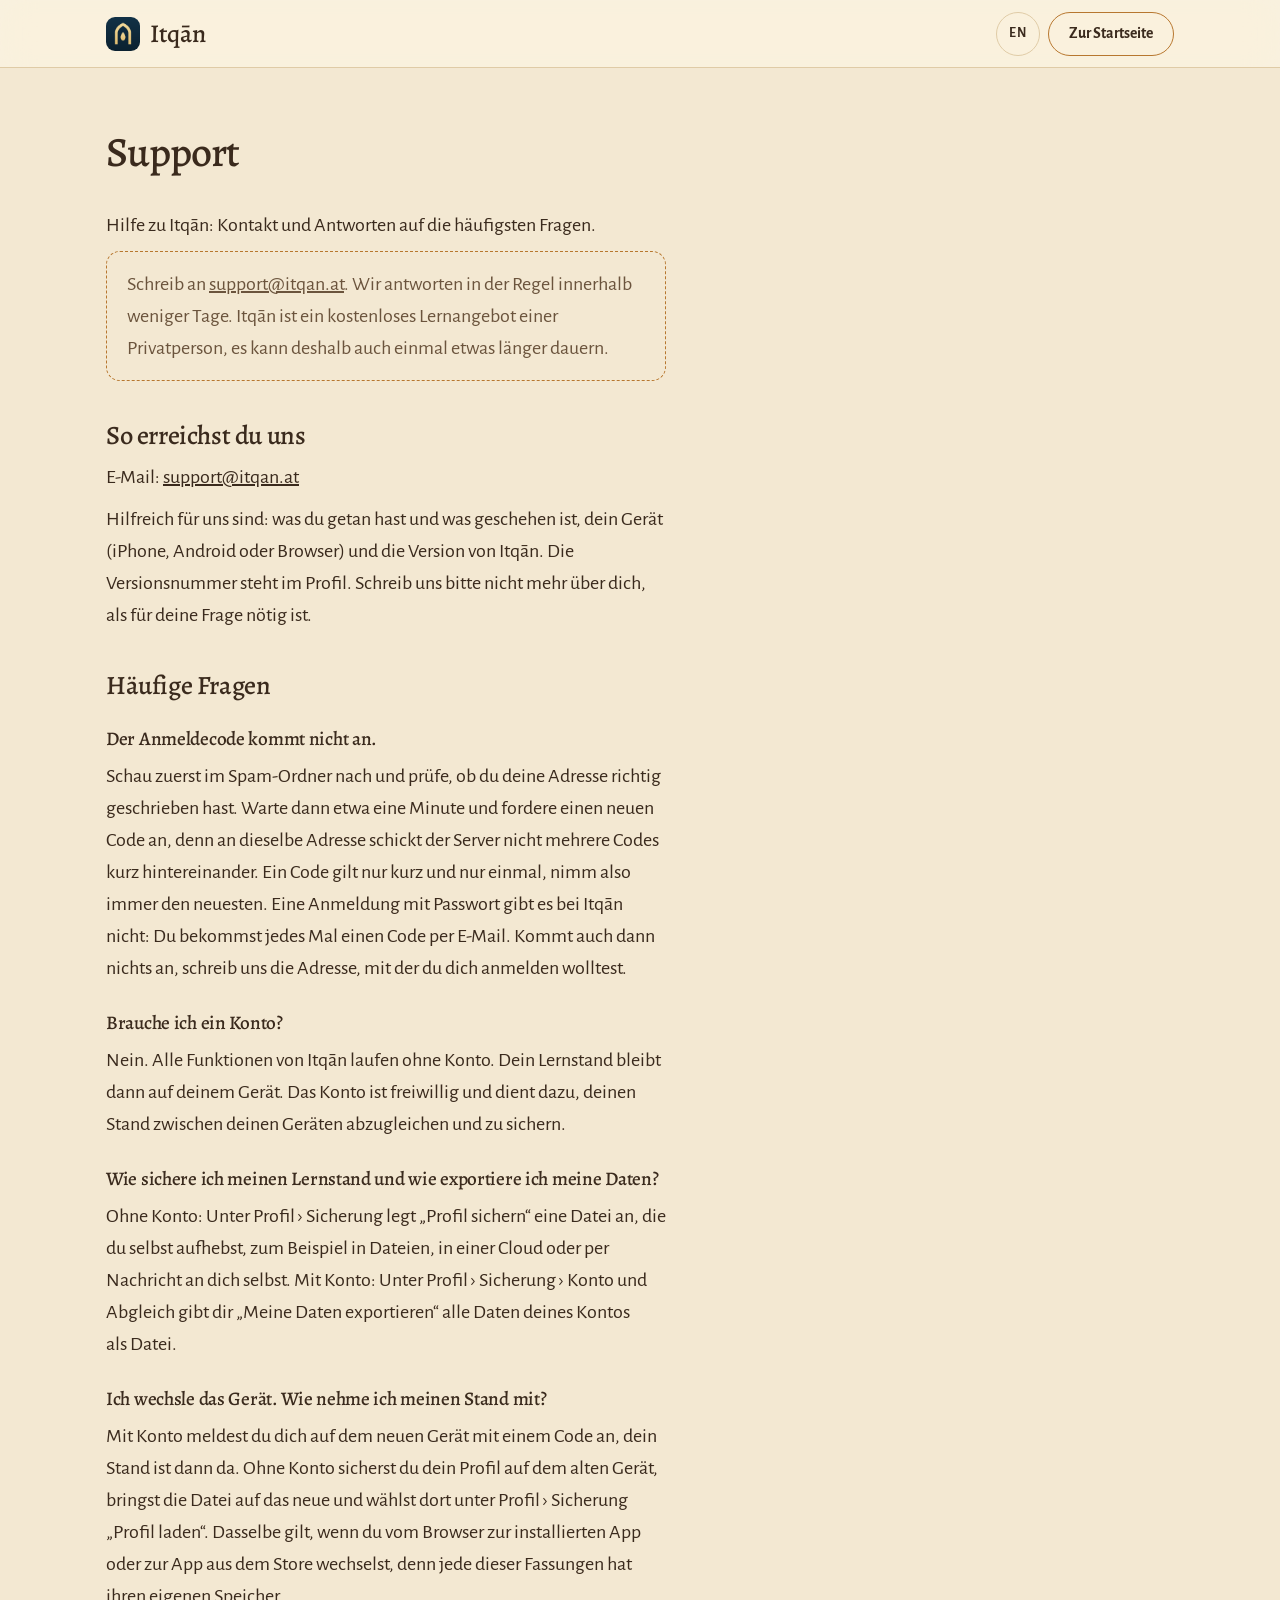
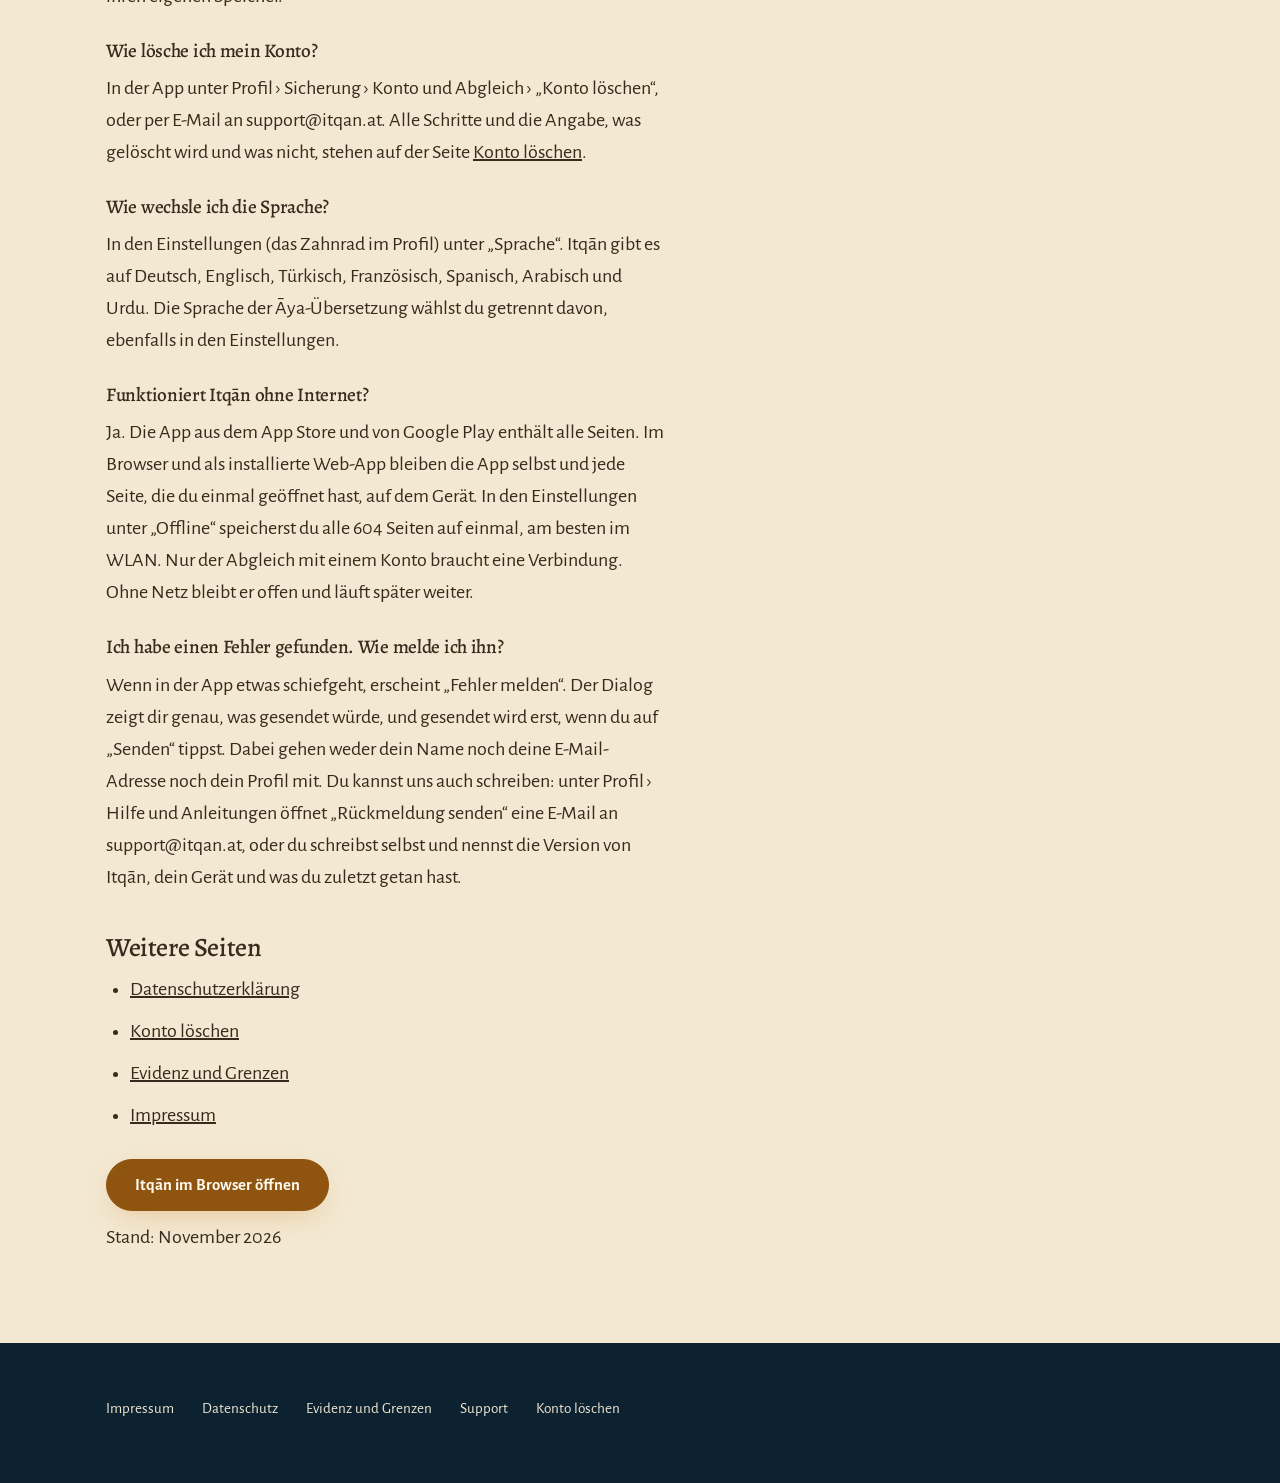
<file: support.html>
<!doctype html>
<html lang="de" class="no-js">
<head><meta charset="utf-8"><meta name="viewport" content="width=device-width,initial-scale=1,viewport-fit=cover">
<title>Support · Itqān</title><meta name="robots" content="index,follow"><meta name="description" content="Support für Itqān: Kontakt, Antworten auf häufige Fragen zu Anmeldecode, Sicherung, Gerätewechsel, Sprache, Offline-Nutzung und Fehlern."><link rel="canonical" href="https://itqan.at/support.html"><link rel="alternate" hreflang="de" href="https://itqan.at/support.html"><link rel="alternate" hreflang="en" href="https://itqan.at/en/support.html"><link rel="alternate" hreflang="x-default" href="https://itqan.at/support.html">
<link rel="icon" href="icons/favicon-32.png" sizes="32x32">
<script>(function(){var d=document.documentElement;d.className='no-js';var t=null;try{t=localStorage.getItem('itqan-site-thema')}catch(e){}if(t!=='hell'&&t!=='dunkel')t=matchMedia('(prefers-color-scheme: dark)').matches?'dunkel':'hell';d.dataset.theme=t})()</script>
<link rel="stylesheet" href="css/site.css?v=f6126dd2"></head>
<body>
<header class="kopf fest"><div class="wrap"><a class="logo" href="/"><img src="icons/icon-192.png" width="34" height="34" alt="">Itqān</a><div class="werkz" style="margin-inline-start:auto"><a class="spr-knopf" href="en/support.html" hreflang="en" lang="en">EN</a><a class="knopf leer" style="min-height:44px;padding:0 20px;font-size:.98rem" href="/">Zur Startseite</a></div></div></header>
<main class="recht"><div class="wrap">
<h1>Support</h1>
<p class="leise">Hilfe zu Itqān: Kontakt und Antworten auf die häufigsten Fragen.</p>
<p class="hinweis">Schreib an <a href="mailto:support@itqan.at">support@itqan.at</a>. Wir antworten in der Regel innerhalb weniger Tage. Itqān ist ein kostenloses Lernangebot einer Privatperson, es kann deshalb auch einmal etwas länger dauern.</p>
<h2>So erreichst du uns</h2>
<p>E-Mail: <a href="mailto:support@itqan.at">support@itqan.at</a></p>
<p>Hilfreich für uns sind: was du getan hast und was geschehen ist, dein Gerät (iPhone, Android oder Browser) und die Version von Itqān. Die Versionsnummer steht im Profil. Schreib uns bitte nicht mehr über dich, als für deine Frage nötig ist.</p>
<h2>Häufige Fragen</h2>
<h3>Der Anmeldecode kommt nicht an.</h3>
<p>Schau zuerst im Spam-Ordner nach und prüfe, ob du deine Adresse richtig geschrieben hast. Warte dann etwa eine Minute und fordere einen neuen Code an, denn an dieselbe Adresse schickt der Server nicht mehrere Codes kurz hintereinander. Ein Code gilt nur kurz und nur einmal, nimm also immer den neuesten. Eine Anmeldung mit Passwort gibt es bei Itqān nicht: Du bekommst jedes Mal einen Code per E-Mail. Kommt auch dann nichts an, schreib uns die Adresse, mit der du dich anmelden wolltest.</p>
<h3>Brauche ich ein Konto?</h3>
<p>Nein. Alle Funktionen von Itqān laufen ohne Konto. Dein Lernstand bleibt dann auf deinem Gerät. Das Konto ist freiwillig und dient dazu, deinen Stand zwischen deinen Geräten abzugleichen und zu sichern.</p>
<h3>Wie sichere ich meinen Lernstand und wie exportiere ich meine Daten?</h3>
<p>Ohne Konto: Unter Profil › Sicherung legt „Profil sichern“ eine Datei an, die du selbst aufhebst, zum Beispiel in Dateien, in einer Cloud oder per Nachricht an dich selbst. Mit Konto: Unter Profil › Sicherung › Konto und Abgleich gibt dir „Meine Daten exportieren“ alle Daten deines Kontos als Datei.</p>
<h3>Ich wechsle das Gerät. Wie nehme ich meinen Stand mit?</h3>
<p>Mit Konto meldest du dich auf dem neuen Gerät mit einem Code an, dein Stand ist dann da. Ohne Konto sicherst du dein Profil auf dem alten Gerät, bringst die Datei auf das neue und wählst dort unter Profil › Sicherung „Profil laden“. Dasselbe gilt, wenn du vom Browser zur installierten App oder zur App aus dem Store wechselst, denn jede dieser Fassungen hat ihren eigenen Speicher.</p>
<h3>Wie lösche ich mein Konto?</h3>
<p>In der App unter Profil › Sicherung › Konto und Abgleich › „Konto löschen“, oder per E-Mail an support@itqan.at. Alle Schritte und die Angabe, was gelöscht wird und was nicht, stehen auf der Seite <a href="konto-loeschen.html">Konto löschen</a>.</p>
<h3>Wie wechsle ich die Sprache?</h3>
<p>In den Einstellungen (das Zahnrad im Profil) unter „Sprache“. Itqān gibt es auf Deutsch, Englisch, Türkisch, Französisch, Spanisch, Arabisch und Urdu. Die Sprache der Āya-Übersetzung wählst du getrennt davon, ebenfalls in den Einstellungen.</p>
<h3>Funktioniert Itqān ohne Internet?</h3>
<p>Ja. Die App aus dem App Store und von Google Play enthält alle Seiten. Im Browser und als installierte Web-App bleiben die App selbst und jede Seite, die du einmal geöffnet hast, auf dem Gerät. In den Einstellungen unter „Offline“ speicherst du alle 604 Seiten auf einmal, am besten im WLAN. Nur der Abgleich mit einem Konto braucht eine Verbindung. Ohne Netz bleibt er offen und läuft später weiter.</p>
<h3>Ich habe einen Fehler gefunden. Wie melde ich ihn?</h3>
<p>Wenn in der App etwas schiefgeht, erscheint „Fehler melden“. Der Dialog zeigt dir genau, was gesendet würde, und gesendet wird erst, wenn du auf „Senden“ tippst. Dabei gehen weder dein Name noch deine E-Mail-Adresse noch dein Profil mit. Du kannst uns auch schreiben: unter Profil › Hilfe und Anleitungen öffnet „Rückmeldung senden“ eine E-Mail an support@itqan.at, oder du schreibst selbst und nennst die Version von Itqān, dein Gerät und was du zuletzt getan hast.</p>
<h2>Weitere Seiten</h2>
<ul>
<li><a href="datenschutz.html">Datenschutzerklärung</a></li>
<li><a href="konto-loeschen.html">Konto löschen</a></li>
<li><a href="evidenz.html">Evidenz und Grenzen</a></li>
<li><a href="impressum.html">Impressum</a></li>
</ul>
<p><a class="knopf haupt" style="margin-top:18px" href="https://app.itqan.at/">Itqān im Browser öffnen</a></p>
<p class="leise">Stand: November 2026</p>
</div></main>
<footer class="fuss"><div class="wrap"><nav aria-label="Links"><a href="impressum.html">Impressum</a><a href="datenschutz.html">Datenschutz</a><a href="evidenz.html">Evidenz und Grenzen</a><a href="support.html">Support</a><a href="konto-loeschen.html">Konto löschen</a></nav></div></footer>
</body></html>
</file>
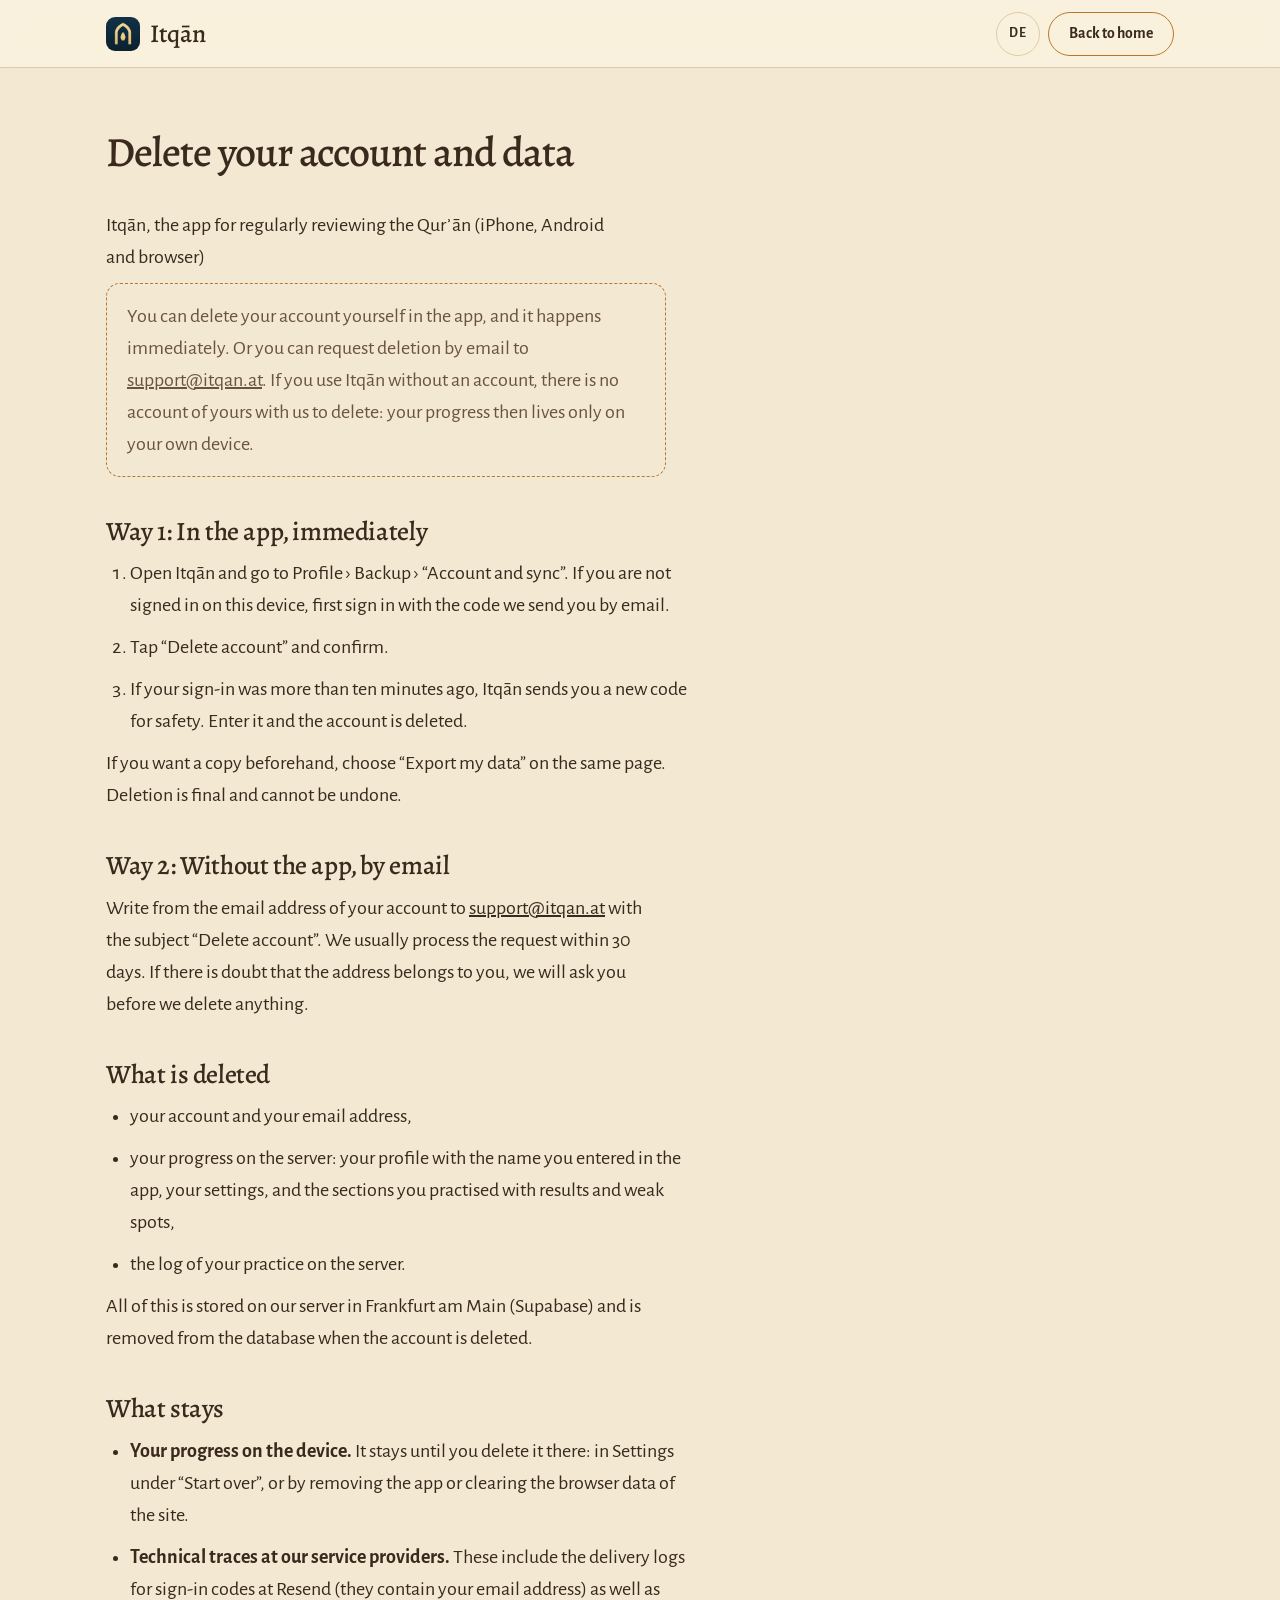
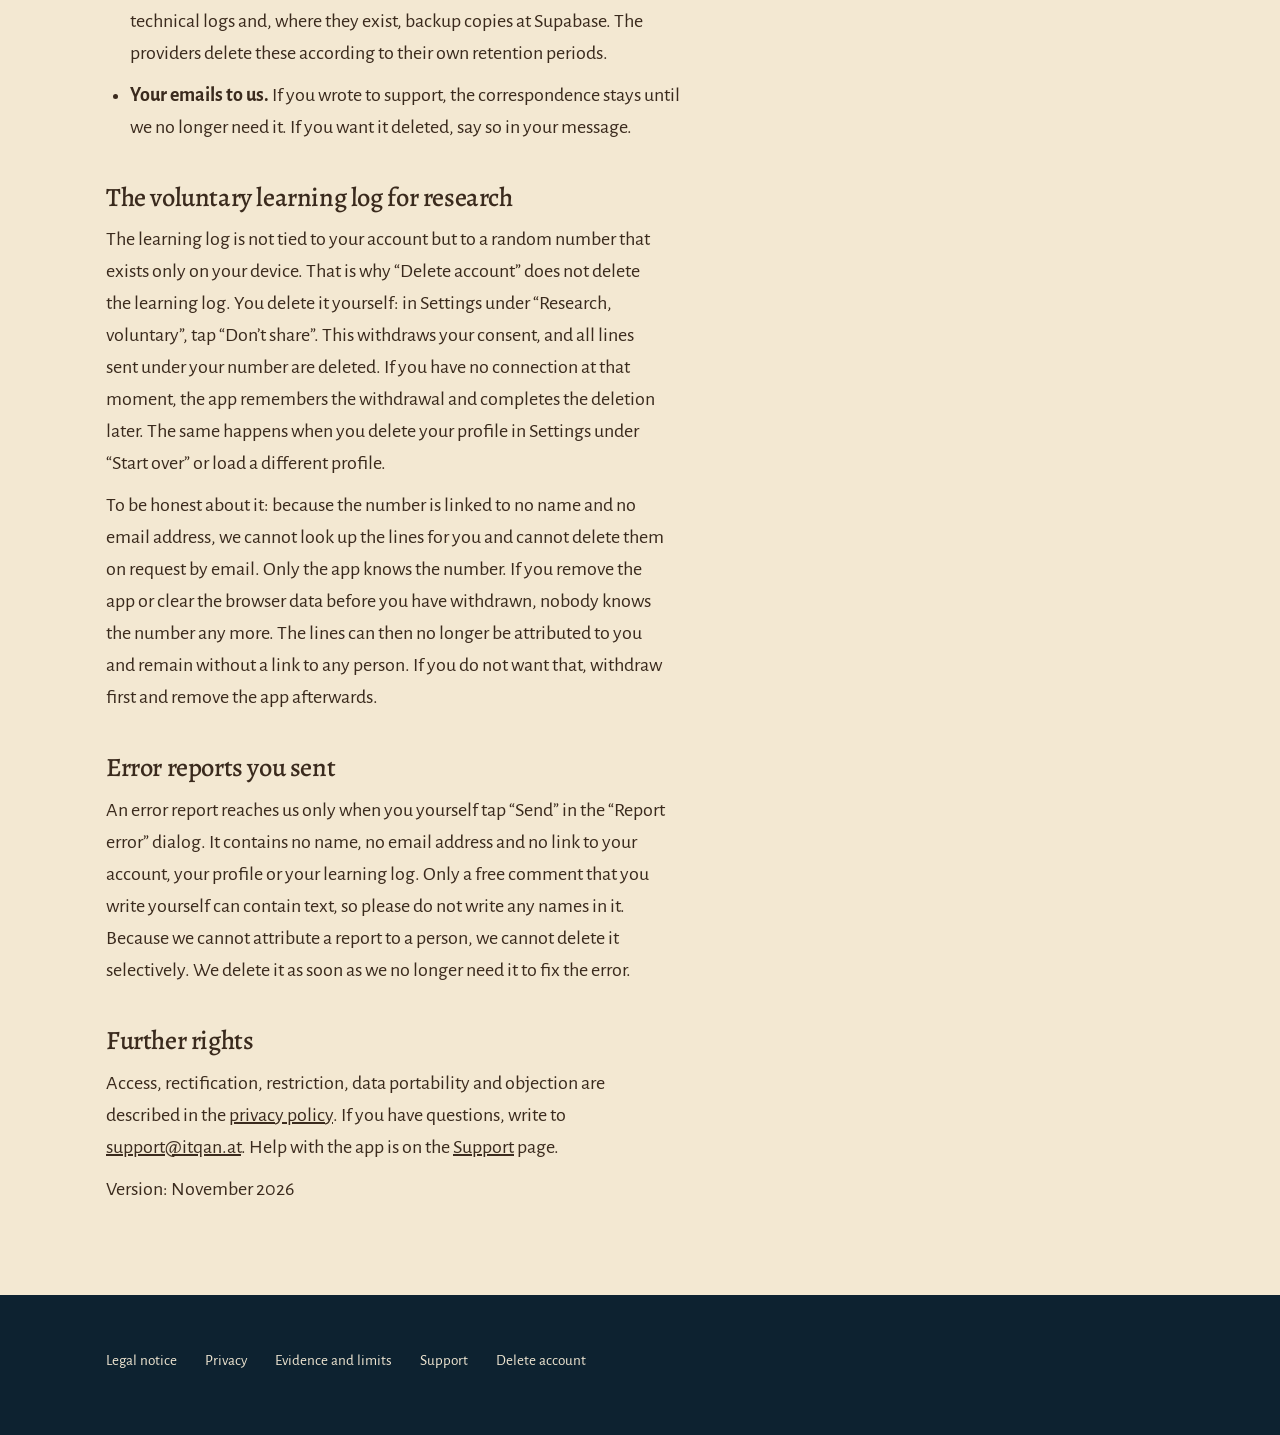
<file: en/delete-account.html>
<!doctype html>
<html lang="en" class="no-js">
<head><meta charset="utf-8"><meta name="viewport" content="width=device-width,initial-scale=1,viewport-fit=cover">
<title>Delete account · Itqān</title><meta name="robots" content="index,follow"><meta name="description" content="Delete your account and data in Itqān: in the app or by email. What is deleted, what stays and how the voluntary learning log is deleted."><link rel="canonical" href="https://itqan.at/en/delete-account.html"><link rel="alternate" hreflang="de" href="https://itqan.at/konto-loeschen.html"><link rel="alternate" hreflang="en" href="https://itqan.at/en/delete-account.html"><link rel="alternate" hreflang="x-default" href="https://itqan.at/konto-loeschen.html">
<link rel="icon" href="../icons/favicon-32.png" sizes="32x32">
<script>(function(){var d=document.documentElement;d.className='no-js';var t=null;try{t=localStorage.getItem('itqan-site-thema')}catch(e){}if(t!=='hell'&&t!=='dunkel')t=matchMedia('(prefers-color-scheme: dark)').matches?'dunkel':'hell';d.dataset.theme=t})()</script>
<link rel="stylesheet" href="../css/site.css?v=f6126dd2"></head>
<body>
<header class="kopf fest"><div class="wrap"><a class="logo" href="/en/"><img src="../icons/icon-192.png" width="34" height="34" alt="">Itqān</a><div class="werkz" style="margin-inline-start:auto"><a class="spr-knopf" href="../konto-loeschen.html" hreflang="de" lang="de">DE</a><a class="knopf leer" style="min-height:44px;padding:0 20px;font-size:.98rem" href="/en/">Back to home</a></div></div></header>
<main class="recht"><div class="wrap">
<h1>Delete your account and data</h1>
<p class="leise">Itqān, the app for regularly reviewing the Qurʾān (iPhone, Android and browser)</p>
<p class="hinweis">You can delete your account yourself in the app, and it happens immediately. Or you can request deletion by email to <a href="mailto:support@itqan.at">support@itqan.at</a>. If you use Itqān without an account, there is no account of yours with us to delete: your progress then lives only on your own device.</p>
<h2>Way 1: In the app, immediately</h2>
<ol>
<li>Open Itqān and go to Profile › Backup › “Account and sync”. If you are not signed in on this device, first sign in with the code we send you by email.</li>
<li>Tap “Delete account” and confirm.</li>
<li>If your sign-in was more than ten minutes ago, Itqān sends you a new code for safety. Enter it and the account is deleted.</li>
</ol>
<p>If you want a copy beforehand, choose “Export my data” on the same page. Deletion is final and cannot be undone.</p>
<h2>Way 2: Without the app, by email</h2>
<p>Write from the email address of your account to <a href="mailto:support@itqan.at?subject=Delete%20account">support@itqan.at</a> with the subject “Delete account”. We usually process the request within 30 days. If there is doubt that the address belongs to you, we will ask you before we delete anything.</p>
<h2>What is deleted</h2>
<ul>
<li>your account and your email address,</li>
<li>your progress on the server: your profile with the name you entered in the app, your settings, and the sections you practised with results and weak spots,</li>
<li>the log of your practice on the server.</li>
</ul>
<p>All of this is stored on our server in Frankfurt am Main (Supabase) and is removed from the database when the account is deleted.</p>
<h2>What stays</h2>
<ul>
<li><b>Your progress on the device.</b> It stays until you delete it there: in Settings under “Start over”, or by removing the app or clearing the browser data of the site.</li>
<li><b>Technical traces at our service providers.</b> These include the delivery logs for sign-in codes at Resend (they contain your email address) as well as technical logs and, where they exist, backup copies at Supabase. The providers delete these according to their own retention periods.</li>
<li><b>Your emails to us.</b> If you wrote to support, the correspondence stays until we no longer need it. If you want it deleted, say so in your message.</li>
</ul>
<h2>The voluntary learning log for research</h2>
<p>The learning log is not tied to your account but to a random number that exists only on your device. That is why “Delete account” does not delete the learning log. You delete it yourself: in Settings under “Research, voluntary”, tap “Don’t share”. This withdraws your consent, and all lines sent under your number are deleted. If you have no connection at that moment, the app remembers the withdrawal and completes the deletion later. The same happens when you delete your profile in Settings under “Start over” or load a different profile.</p>
<p>To be honest about it: because the number is linked to no name and no email address, we cannot look up the lines for you and cannot delete them on request by email. Only the app knows the number. If you remove the app or clear the browser data before you have withdrawn, nobody knows the number any more. The lines can then no longer be attributed to you and remain without a link to any person. If you do not want that, withdraw first and remove the app afterwards.</p>
<h2>Error reports you sent</h2>
<p>An error report reaches us only when you yourself tap “Send” in the “Report error” dialog. It contains no name, no email address and no link to your account, your profile or your learning log. Only a free comment that you write yourself can contain text, so please do not write any names in it. Because we cannot attribute a report to a person, we cannot delete it selectively. We delete it as soon as we no longer need it to fix the error.</p>
<h2>Further rights</h2>
<p>Access, rectification, restriction, data portability and objection are described in the <a href="privacy.html">privacy policy</a>. If you have questions, write to <a href="mailto:support@itqan.at">support@itqan.at</a>. Help with the app is on the <a href="support.html">Support</a> page.</p>
<p class="leise">Version: November 2026</p>
</div></main>
<footer class="fuss"><div class="wrap"><nav aria-label="Links"><a href="legal-notice.html">Legal notice</a><a href="privacy.html">Privacy</a><a href="evidence.html">Evidence and limits</a><a href="support.html">Support</a><a href="delete-account.html">Delete account</a></nav></div></footer>
</body></html>
</file>
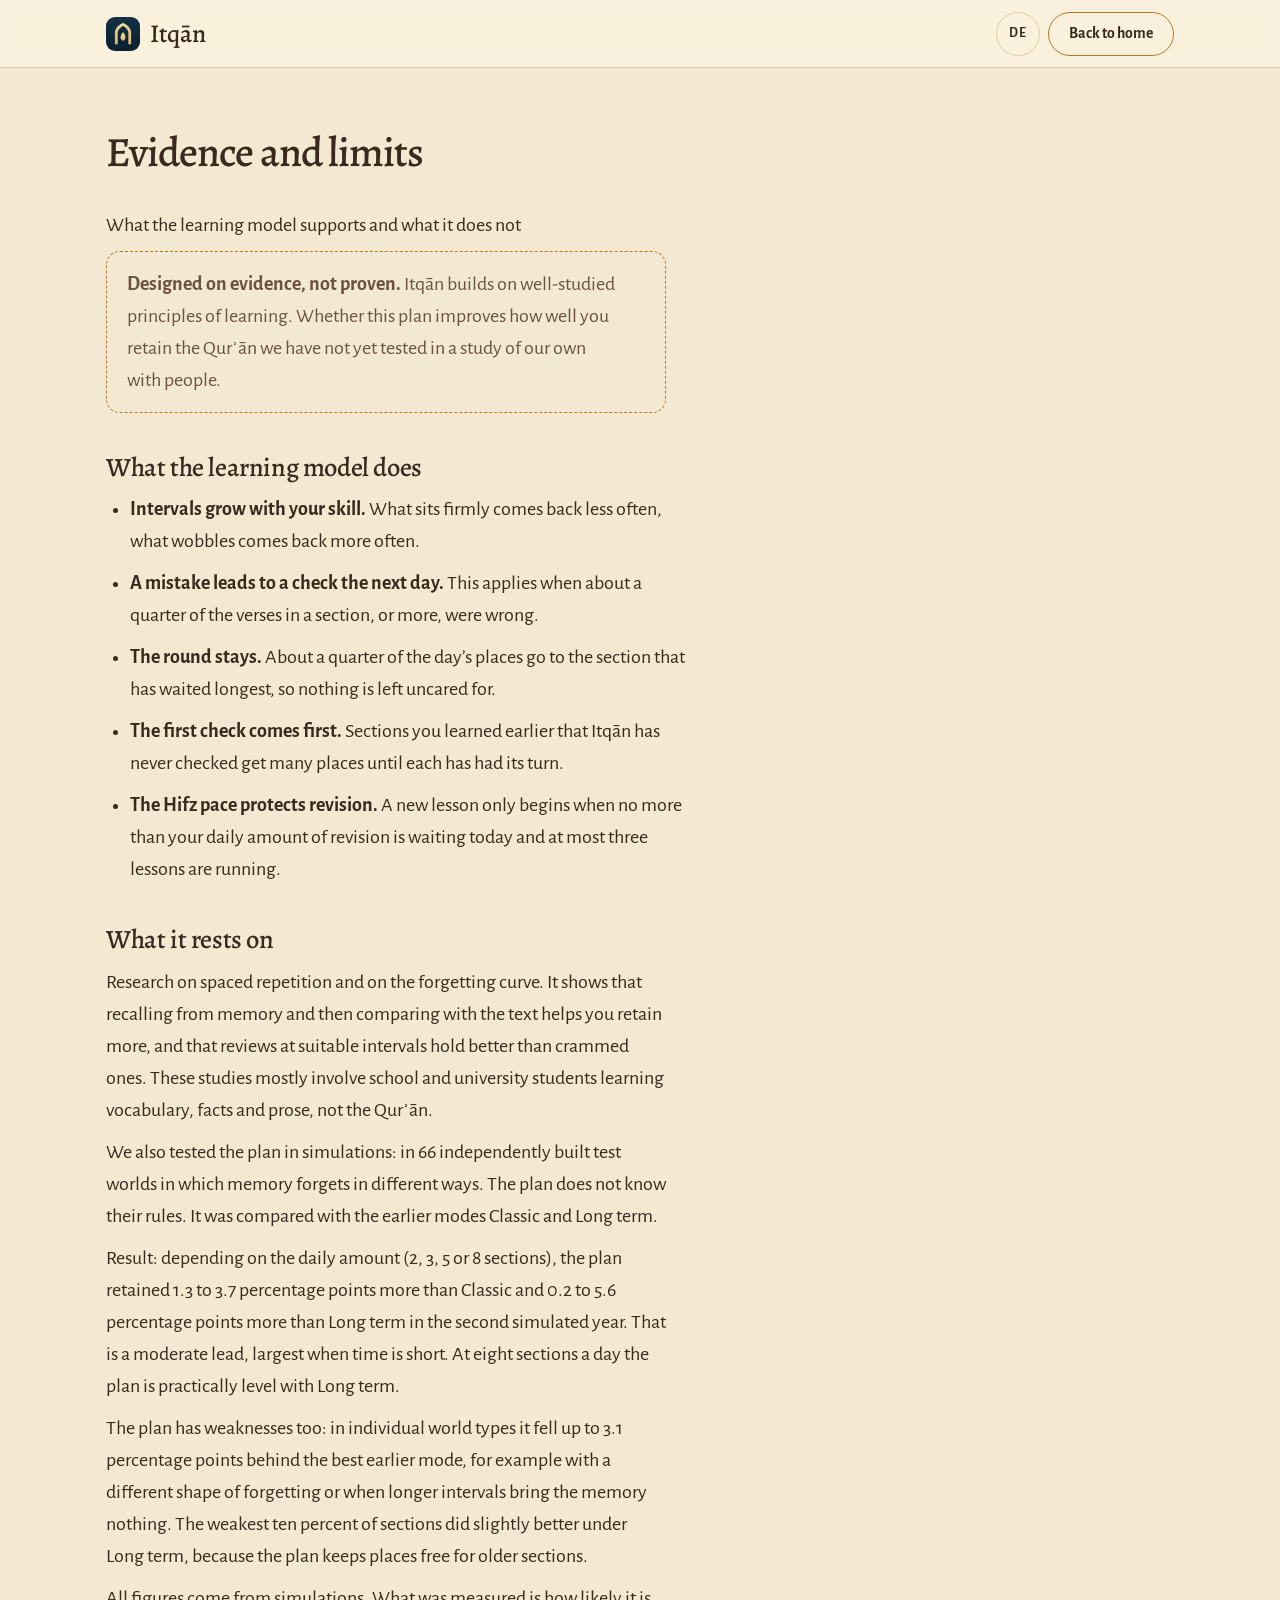
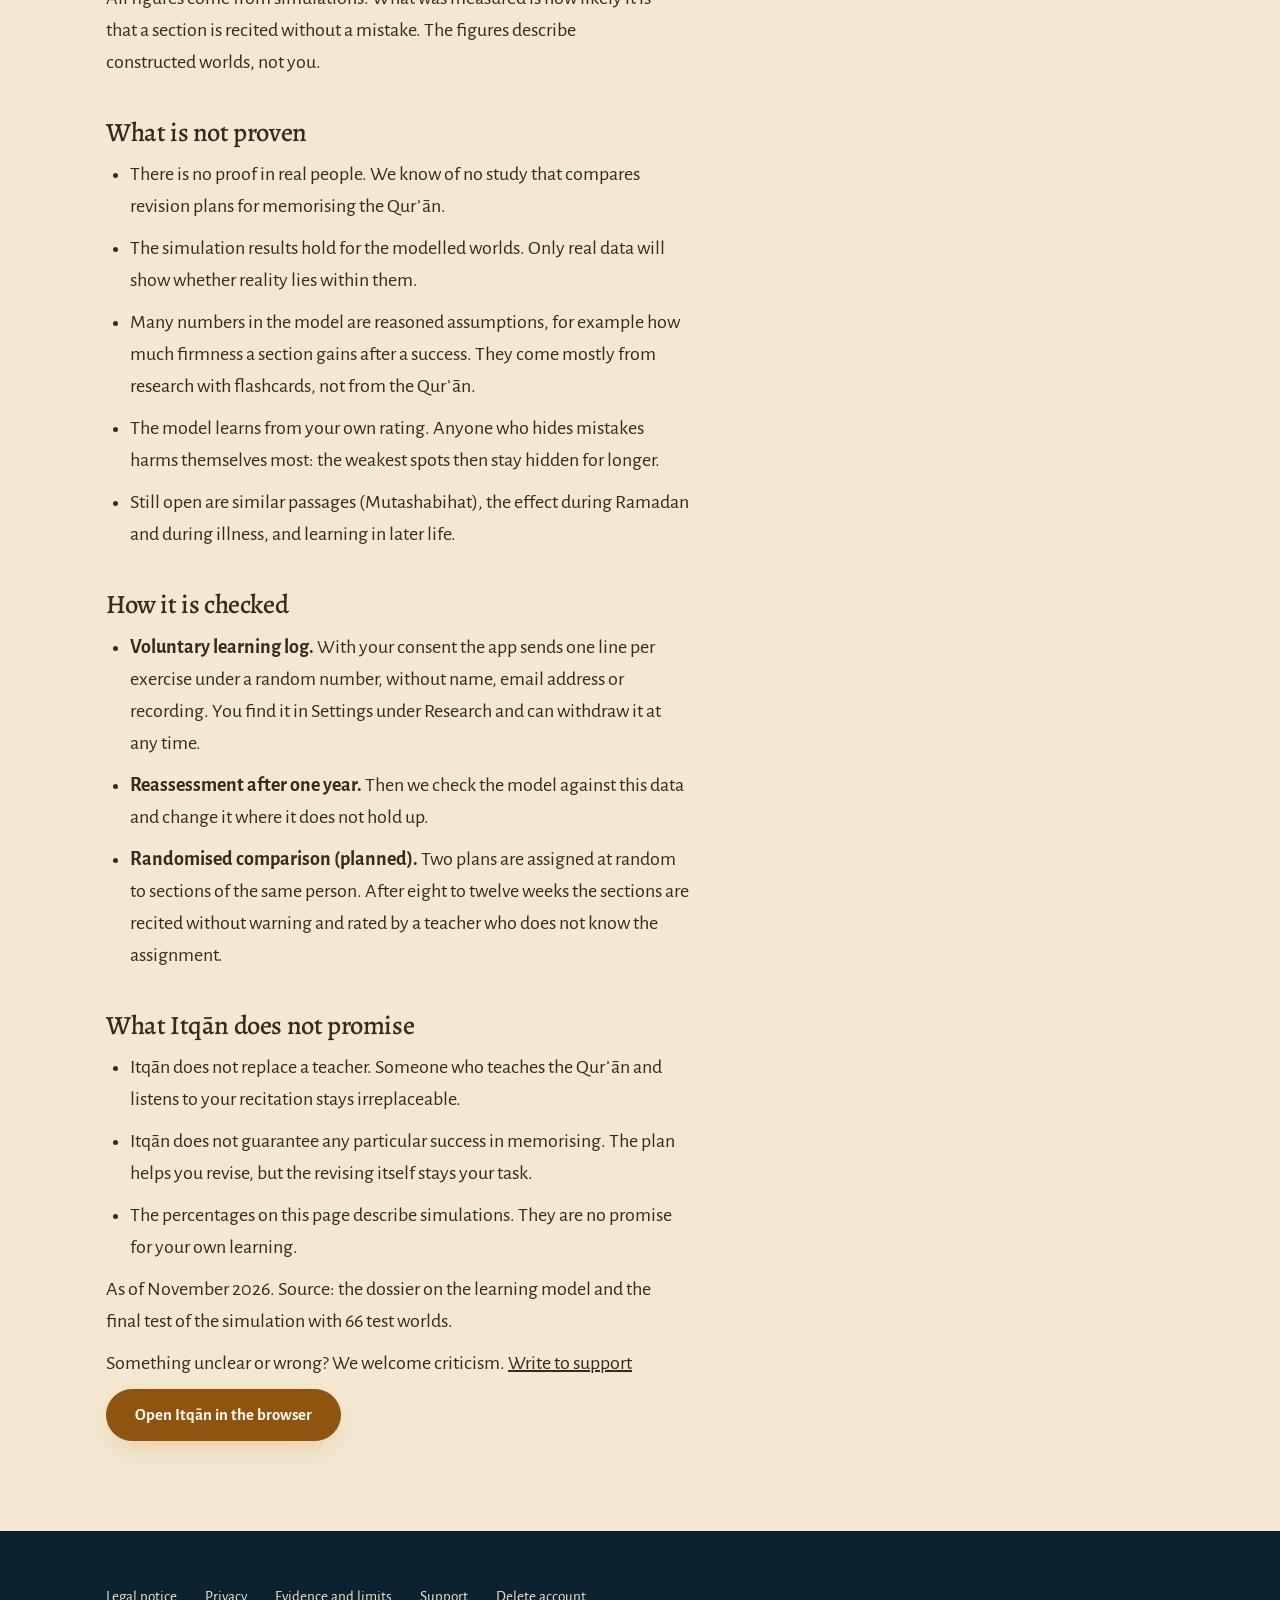
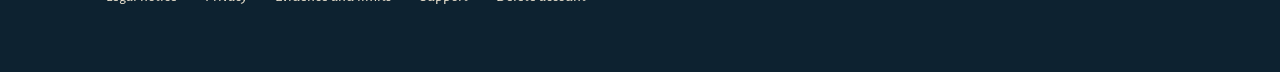
<file: en/evidence.html>
<!doctype html>
<html lang="en" class="no-js">
<head><meta charset="utf-8"><meta name="viewport" content="width=device-width,initial-scale=1,viewport-fit=cover">
<title>Evidence and limits · Itqān</title><meta name="description" content="What the learning model behind Itqān supports and what it does not: designed on evidence, not proven. How the plan works, what it rests on, what stays open and how it is checked."><meta name="robots" content="index,follow">
<link rel="canonical" href="https://itqan.at/en/evidence.html">
<link rel="alternate" hreflang="de" href="https://itqan.at/evidenz.html"><link rel="alternate" hreflang="en" href="https://itqan.at/en/evidence.html"><link rel="alternate" hreflang="x-default" href="https://itqan.at/evidenz.html">
<meta property="og:type" content="article"><meta property="og:title" content="Evidence and limits · Itqān"><meta property="og:description" content="What the learning model behind Itqān supports and what it does not: designed on evidence, not proven. How the plan works, what it rests on, what stays open and how it is checked."><meta property="og:url" content="https://itqan.at/en/evidence.html"><meta property="og:image" content="https://itqan.at/img/og.png">
<meta name="twitter:card" content="summary_large_image">
<meta name="theme-color" content="#f3e8d2" media="(prefers-color-scheme: light)"><meta name="theme-color" content="#0d2230" media="(prefers-color-scheme: dark)">
<link rel="icon" href="../icons/favicon-32.png" sizes="32x32"><link rel="apple-touch-icon" href="../icons/apple-touch-icon.png">
<script>(function(){var d=document.documentElement;d.className='no-js';var t=null;try{t=localStorage.getItem('itqan-site-thema')}catch(e){}if(t!=='hell'&&t!=='dunkel')t=matchMedia('(prefers-color-scheme: dark)').matches?'dunkel':'hell';d.dataset.theme=t})()</script>
<link rel="stylesheet" href="../css/site.css?v=f6126dd2"></head>
<body>
<header class="kopf fest"><div class="wrap"><a class="logo" href="/en/"><img src="../icons/icon-192.png" width="34" height="34" alt="">Itqān</a><div class="werkz" style="margin-inline-start:auto"><a class="spr-knopf" href="../evidenz.html" hreflang="de" lang="de">DE</a><a class="knopf leer" style="min-height:44px;padding:0 20px;font-size:.98rem" href="/en/">Back to home</a></div></div></header>
<main class="recht"><div class="wrap"><h1>Evidence and limits</h1>
<p class="leise">What the learning model supports and what it does not</p>
<p class="hinweis"><b>Designed on evidence, not proven.</b> Itqān builds on well-studied principles of learning. Whether this plan improves how well you retain the Qurʾān we have not yet tested in a study of our own with people.</p>
<h2>What the learning model does</h2>
<ul><li><b>Intervals grow with your skill.</b> What sits firmly comes back less often, what wobbles comes back more often.</li><li><b>A mistake leads to a check the next day.</b> This applies when about a quarter of the verses in a section, or more, were wrong.</li><li><b>The round stays.</b> About a quarter of the day’s places go to the section that has waited longest, so nothing is left uncared for.</li><li><b>The first check comes first.</b> Sections you learned earlier that Itqān has never checked get many places until each has had its turn.</li><li><b>The Hifz pace protects revision.</b> A new lesson only begins when no more than your daily amount of revision is waiting today and at most three lessons are running.</li></ul>
<h2>What it rests on</h2>
<p>Research on spaced repetition and on the forgetting curve. It shows that recalling from memory and then comparing with the text helps you retain more, and that reviews at suitable intervals hold better than crammed ones. These studies mostly involve school and university students learning vocabulary, facts and prose, not the Qurʾān.</p><p>We also tested the plan in simulations: in 66 independently built test worlds in which memory forgets in different ways. The plan does not know their rules. It was compared with the earlier modes Classic and Long term.</p><p>Result: depending on the daily amount (2, 3, 5 or 8 sections), the plan retained 1.3 to 3.7 percentage points more than Classic and 0.2 to 5.6 percentage points more than Long term in the second simulated year. That is a moderate lead, largest when time is short. At eight sections a day the plan is practically level with Long term.</p><p>The plan has weaknesses too: in individual world types it fell up to 3.1 percentage points behind the best earlier mode, for example with a different shape of forgetting or when longer intervals bring the memory nothing. The weakest ten percent of sections did slightly better under Long term, because the plan keeps places free for older sections.</p>
<p class="leise">All figures come from simulations. What was measured is how likely it is that a section is recited without a mistake. The figures describe constructed worlds, not you.</p>
<h2>What is not proven</h2>
<ul><li>There is no proof in real people. We know of no study that compares revision plans for memorising the Qurʾān.</li><li>The simulation results hold for the modelled worlds. Only real data will show whether reality lies within them.</li><li>Many numbers in the model are reasoned assumptions, for example how much firmness a section gains after a success. They come mostly from research with flashcards, not from the Qurʾān.</li><li>The model learns from your own rating. Anyone who hides mistakes harms themselves most: the weakest spots then stay hidden for longer.</li><li>Still open are similar passages (Mutashabihat), the effect during Ramadan and during illness, and learning in later life.</li></ul>
<h2>How it is checked</h2>
<ul><li><b>Voluntary learning log.</b> With your consent the app sends one line per exercise under a random number, without name, email address or recording. You find it in Settings under Research and can withdraw it at any time.</li><li><b>Reassessment after one year.</b> Then we check the model against this data and change it where it does not hold up.</li><li><b>Randomised comparison (planned).</b> Two plans are assigned at random to sections of the same person. After eight to twelve weeks the sections are recited without warning and rated by a teacher who does not know the assignment.</li></ul>
<h2>What Itqān does not promise</h2>
<ul><li>Itqān does not replace a teacher. Someone who teaches the Qurʾān and listens to your recitation stays irreplaceable.</li><li>Itqān does not guarantee any particular success in memorising. The plan helps you revise, but the revising itself stays your task.</li><li>The percentages on this page describe simulations. They are no promise for your own learning.</li></ul>
<p class="leise">As of November 2026. Source: the dossier on the learning model and the final test of the simulation with 66 test worlds.</p>
<p>Something unclear or wrong? We welcome criticism. <a href="mailto:support@itqan.at">Write to support</a></p>
<p><a class="knopf haupt" href="https://app.itqan.at/">Open Itqān in the browser</a></p></div></main>
<footer class="fuss"><div class="wrap"><nav aria-label="Links"><a href="legal-notice.html">Legal notice</a><a href="privacy.html">Privacy</a><a href="evidence.html">Evidence and limits</a><a href="support.html">Support</a><a href="delete-account.html">Delete account</a></nav></div></footer>
</body></html>
</file>
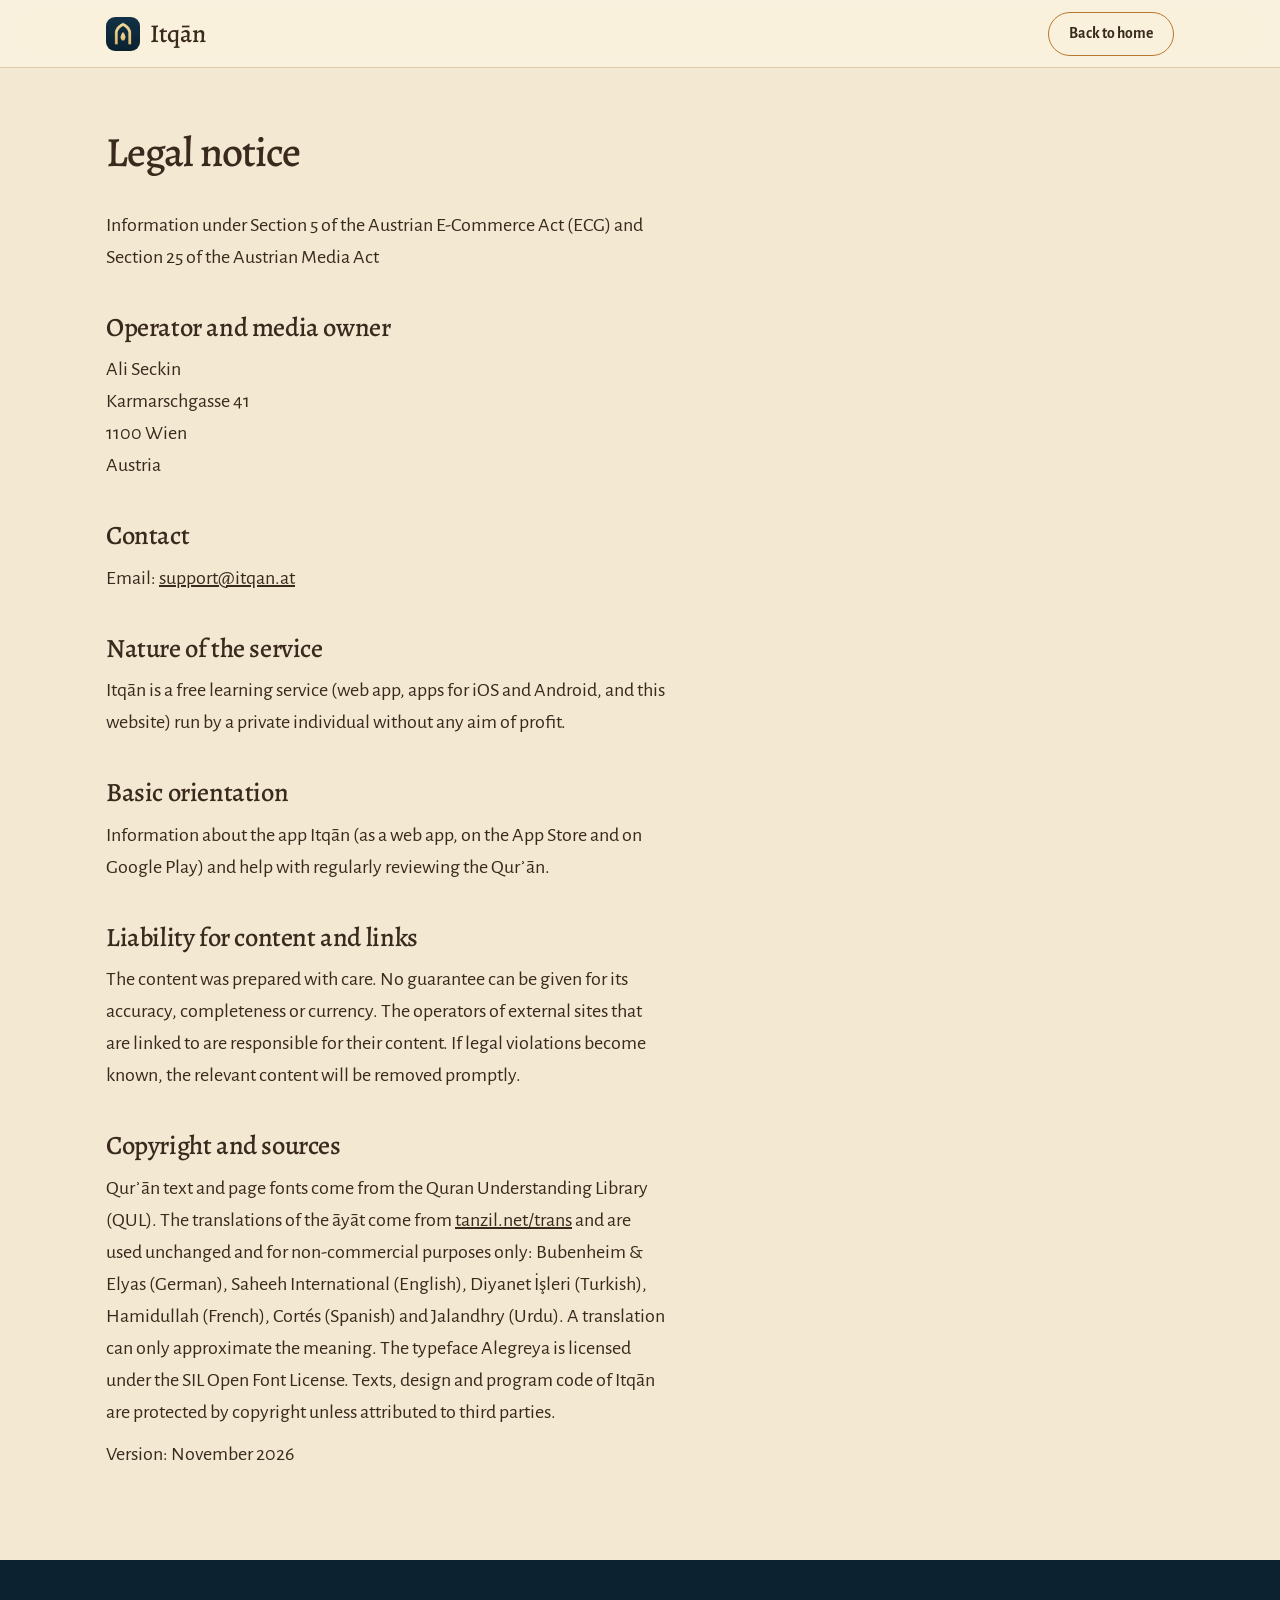
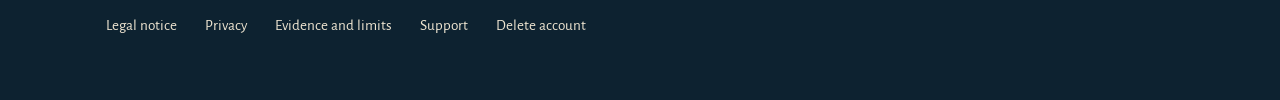
<file: en/legal-notice.html>
<!doctype html>
<html lang="en" class="no-js">
<head><meta charset="utf-8"><meta name="viewport" content="width=device-width,initial-scale=1,viewport-fit=cover">
<title>Legal notice · Itqān</title><meta name="robots" content="index,follow">
<link rel="icon" href="../icons/favicon-32.png" sizes="32x32">
<script>(function(){var d=document.documentElement;d.className='no-js';var t=null;try{t=localStorage.getItem('itqan-site-thema')}catch(e){}if(t!=='hell'&&t!=='dunkel')t=matchMedia('(prefers-color-scheme: dark)').matches?'dunkel':'hell';d.dataset.theme=t})()</script>
<link rel="stylesheet" href="../css/site.css?v=f6126dd2"></head>
<body>
<header class="kopf fest"><div class="wrap"><a class="logo" href="/en/"><img src="../icons/icon-192.png" width="34" height="34" alt="">Itqān</a><div class="werkz" style="margin-inline-start:auto"><a class="knopf leer" style="min-height:44px;padding:0 20px;font-size:.98rem" href="/en/">Back to home</a></div></div></header>
<main class="recht"><div class="wrap">
<h1>Legal notice</h1>
<p class="leise">Information under Section 5 of the Austrian E-Commerce Act (ECG) and Section 25 of the Austrian Media Act</p>
<h2>Operator and media owner</h2>
<p>Ali Seckin<br>Karmarschgasse 41<br>1100 Wien<br>Austria</p>
<h2>Contact</h2>
<p>Email: <a href="mailto:support@itqan.at">support@itqan.at</a></p>
<h2>Nature of the service</h2>
<p>Itqān is a free learning service (web app, apps for iOS and Android, and this website) run by a private individual without any aim of profit.</p>
<h2>Basic orientation</h2>
<p>Information about the app Itqān (as a web app, on the App Store and on Google Play) and help with regularly reviewing the Qurʾān.</p>
<h2>Liability for content and links</h2>
<p>The content was prepared with care. No guarantee can be given for its accuracy, completeness or currency. The operators of external sites that are linked to are responsible for their content. If legal violations become known, the relevant content will be removed promptly.</p>
<h2>Copyright and sources</h2>
<p>Qurʾān text and page fonts come from the Quran Understanding Library (QUL). The translations of the āyāt come from <a href="https://tanzil.net/trans/">tanzil.net/trans</a> and are used unchanged and for non-commercial purposes only: Bubenheim &amp; Elyas (German), Saheeh International (English), Diyanet İşleri (Turkish), Hamidullah (French), Cortés (Spanish) and Jalandhry (Urdu). A translation can only approximate the meaning. The typeface Alegreya is licensed under the SIL Open Font License. Texts, design and program code of Itqān are protected by copyright unless attributed to third parties.</p>
<p class="leise">Version: November 2026</p>
</div></main>
<footer class="fuss"><div class="wrap"><nav aria-label="Links"><a href="legal-notice.html">Legal notice</a><a href="privacy.html">Privacy</a><a href="evidence.html">Evidence and limits</a><a href="support.html">Support</a><a href="delete-account.html">Delete account</a></nav></div></footer>
</body></html>
</file>
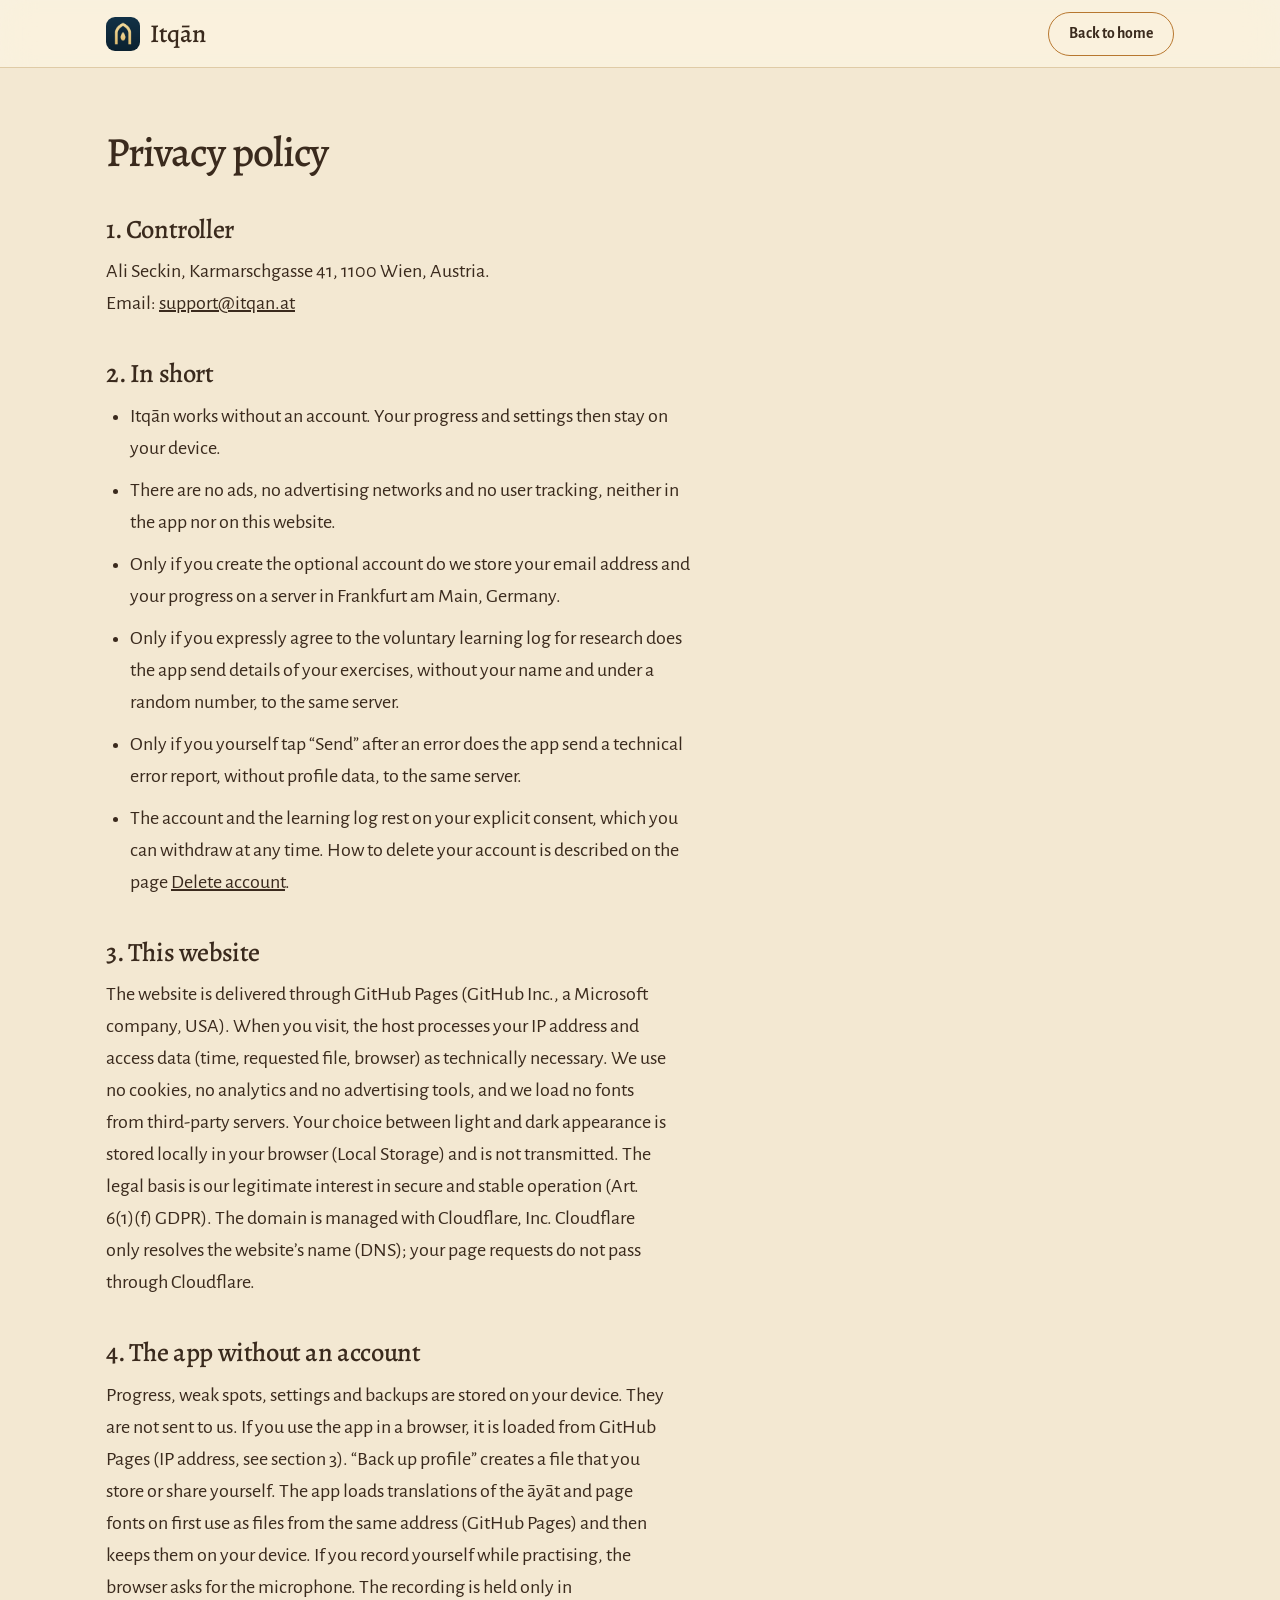
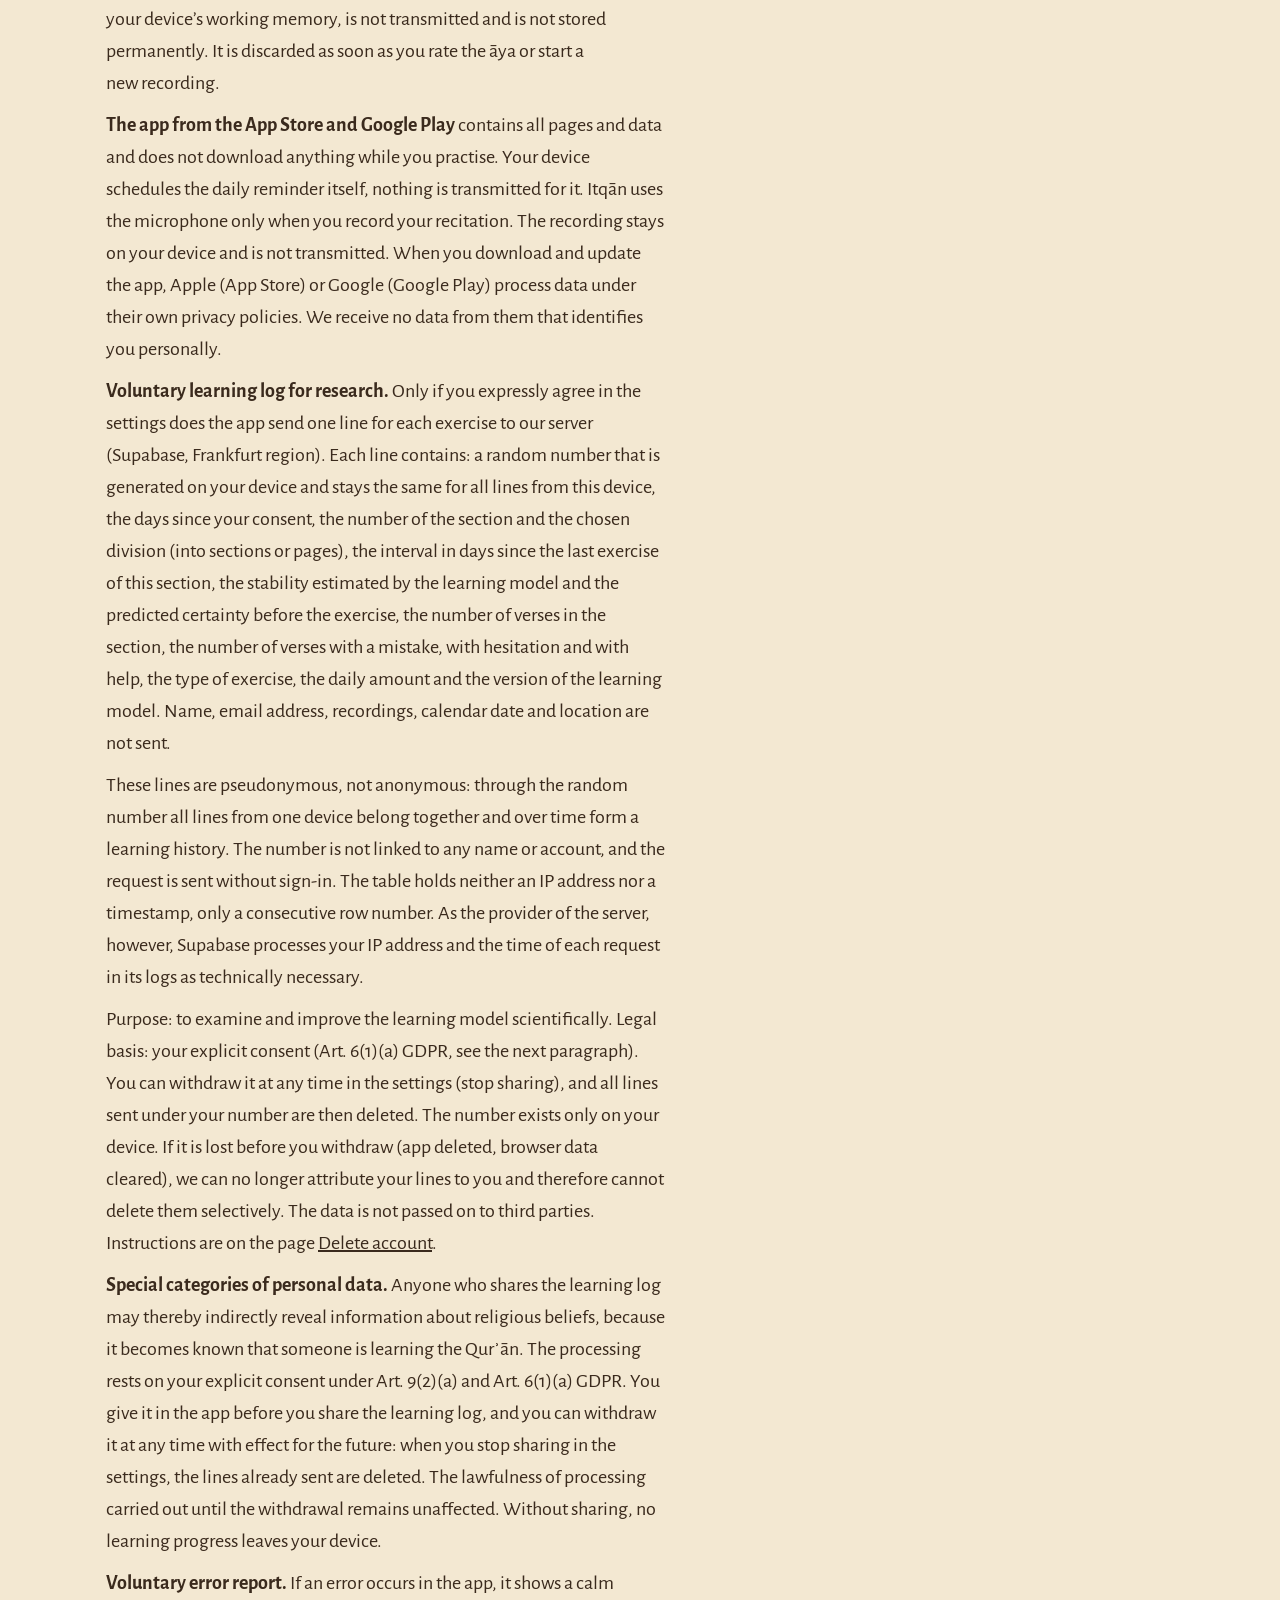
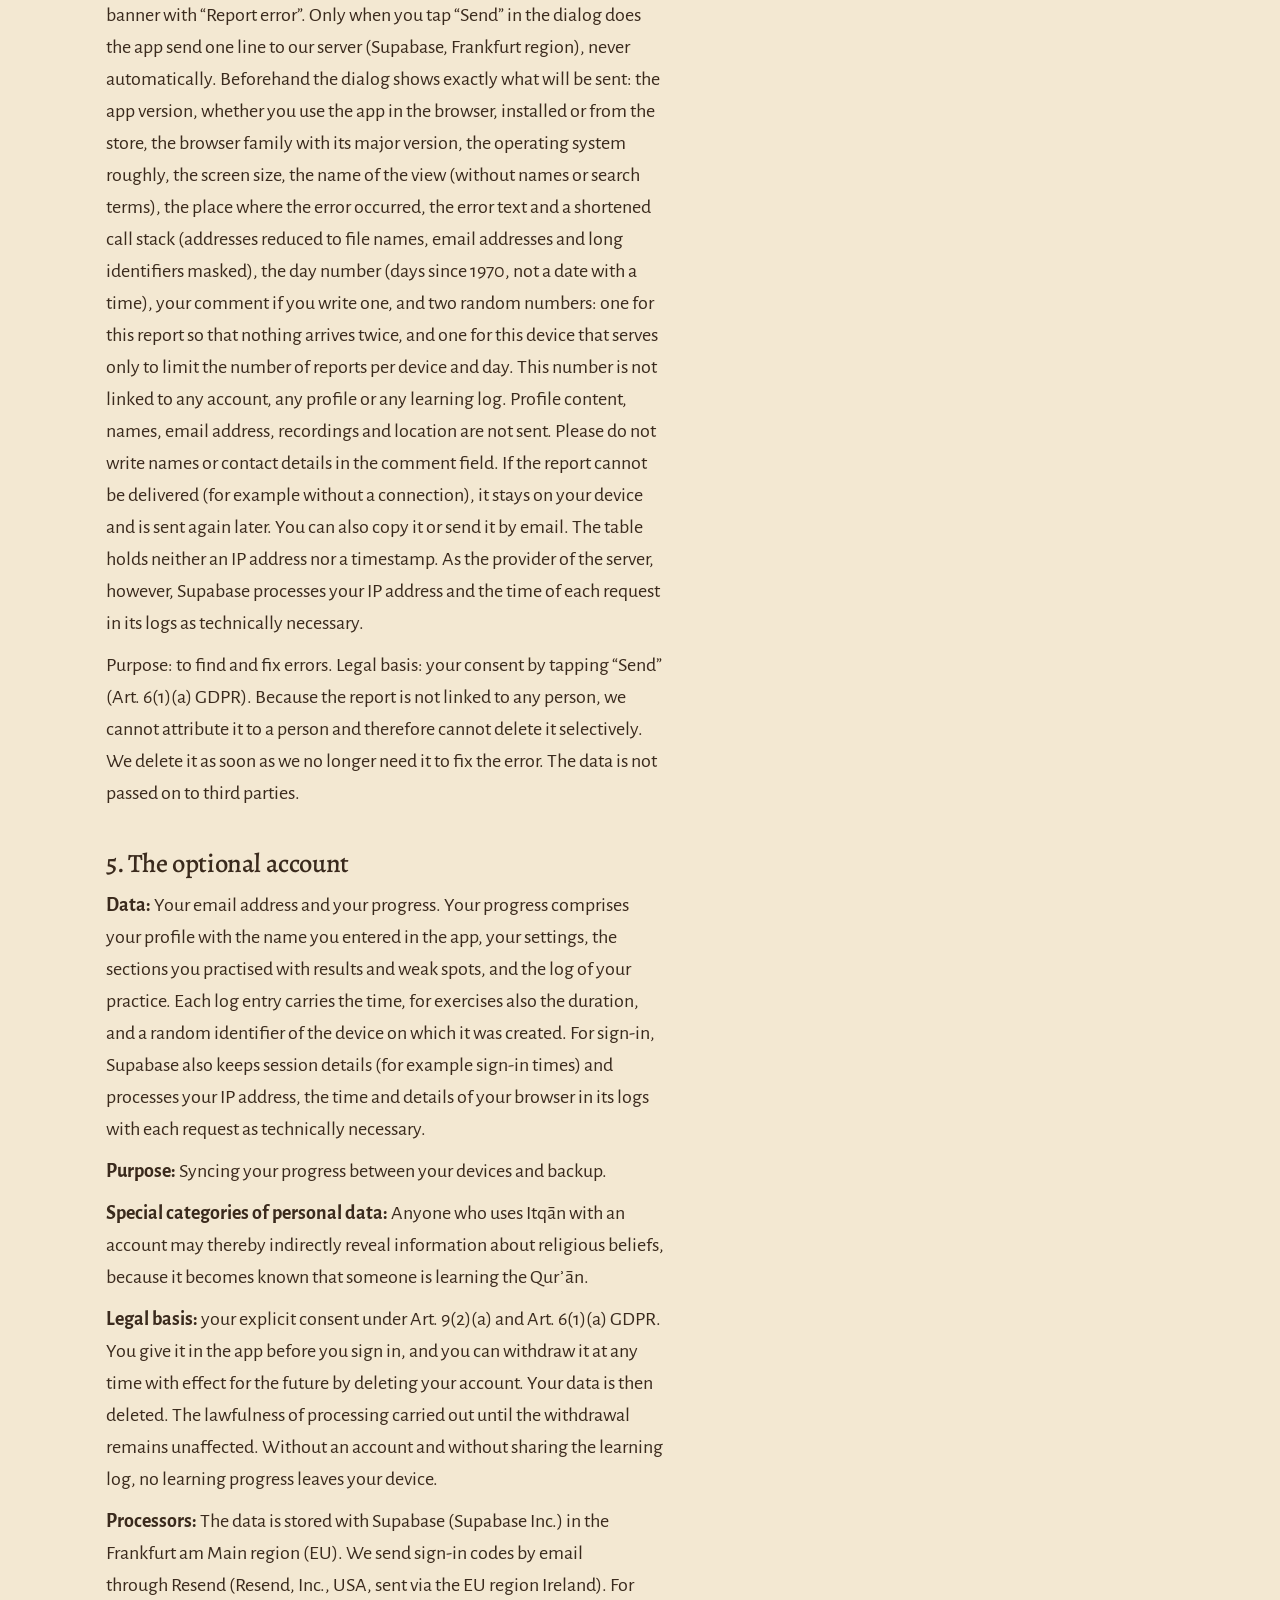
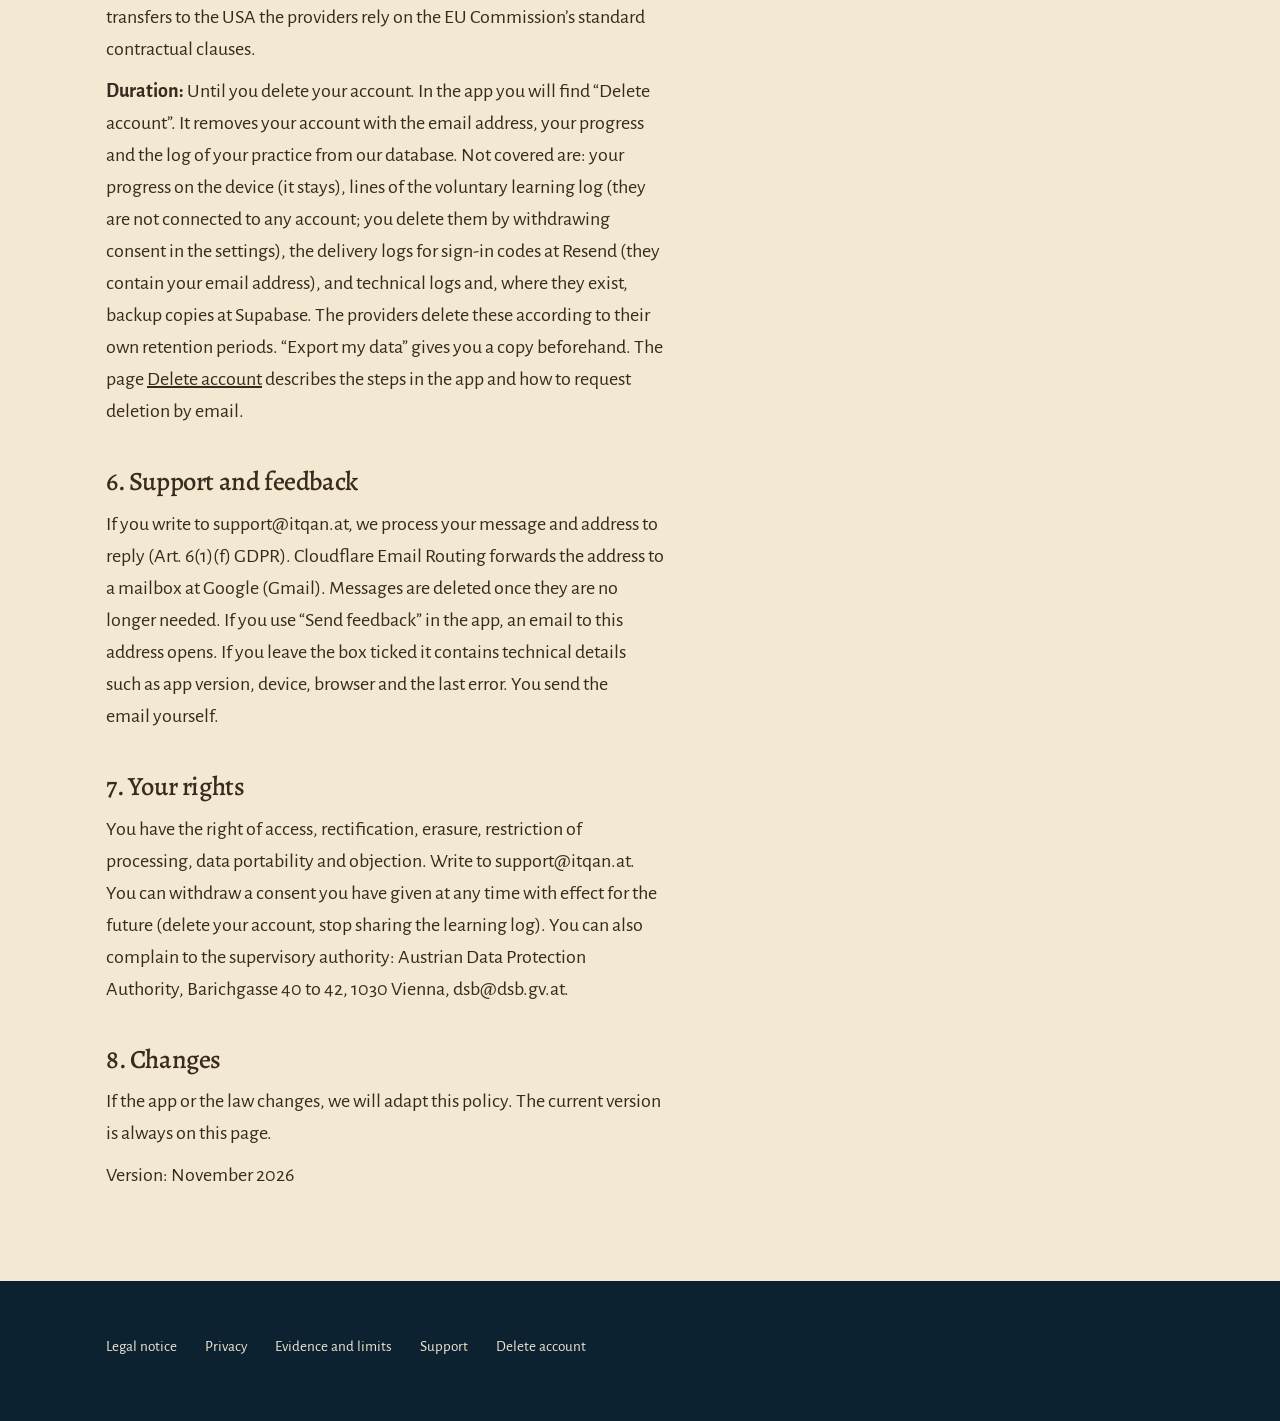
<file: en/privacy.html>
<!doctype html>
<html lang="en" class="no-js">
<head><meta charset="utf-8"><meta name="viewport" content="width=device-width,initial-scale=1,viewport-fit=cover">
<title>Privacy policy · Itqān</title><meta name="robots" content="index,follow">
<link rel="icon" href="../icons/favicon-32.png" sizes="32x32">
<script>(function(){var d=document.documentElement;d.className='no-js';var t=null;try{t=localStorage.getItem('itqan-site-thema')}catch(e){}if(t!=='hell'&&t!=='dunkel')t=matchMedia('(prefers-color-scheme: dark)').matches?'dunkel':'hell';d.dataset.theme=t})()</script>
<link rel="stylesheet" href="../css/site.css?v=f6126dd2"></head>
<body>
<header class="kopf fest"><div class="wrap"><a class="logo" href="/en/"><img src="../icons/icon-192.png" width="34" height="34" alt="">Itqān</a><div class="werkz" style="margin-inline-start:auto"><a class="knopf leer" style="min-height:44px;padding:0 20px;font-size:.98rem" href="/en/">Back to home</a></div></div></header>
<main class="recht"><div class="wrap">
<h1>Privacy policy</h1>
<h2>1. Controller</h2>
<p>Ali Seckin, Karmarschgasse 41, 1100 Wien, Austria. Email: <a href="mailto:support@itqan.at">support@itqan.at</a></p>
<h2>2. In short</h2>
<ul>
<li>Itqān works without an account. Your progress and settings then stay on your device.</li>
<li>There are no ads, no advertising networks and no user tracking, neither in the app nor on this website.</li>
<li>Only if you create the optional account do we store your email address and your progress on a server in Frankfurt am Main, Germany.</li>
<li>Only if you expressly agree to the voluntary learning log for research does the app send details of your exercises, without your name and under a random number, to the same server.</li>
<li>Only if you yourself tap “Send” after an error does the app send a technical error report, without profile data, to the same server.</li>
<li>The account and the learning log rest on your explicit consent, which you can withdraw at any time. How to delete your account is described on the page <a href="delete-account.html">Delete account</a>.</li>
</ul>
<h2>3. This website</h2>
<p>The website is delivered through GitHub Pages (GitHub Inc., a Microsoft company, USA). When you visit, the host processes your IP address and access data (time, requested file, browser) as technically necessary. We use no cookies, no analytics and no advertising tools, and we load no fonts from third-party servers. Your choice between light and dark appearance is stored locally in your browser (Local Storage) and is not transmitted. The legal basis is our legitimate interest in secure and stable operation (Art. 6(1)(f) GDPR). The domain is managed with Cloudflare, Inc. Cloudflare only resolves the website’s name (DNS); your page requests do not pass through Cloudflare.</p>
<h2>4. The app without an account</h2>
<p>Progress, weak spots, settings and backups are stored on your device. They are not sent to us. If you use the app in a browser, it is loaded from GitHub Pages (IP address, see section 3). “Back up profile” creates a file that you store or share yourself. The app loads translations of the āyāt and page fonts on first use as files from the same address (GitHub Pages) and then keeps them on your device. If you record yourself while practising, the browser asks for the microphone. The recording is held only in your device’s working memory, is not transmitted and is not stored permanently. It is discarded as soon as you rate the āya or start a new recording.</p>
<p><b>The app from the App Store and Google Play</b> contains all pages and data and does not download anything while you practise. Your device schedules the daily reminder itself, nothing is transmitted for it. Itqān uses the microphone only when you record your recitation. The recording stays on your device and is not transmitted. When you download and update the app, Apple (App Store) or Google (Google Play) process data under their own privacy policies. We receive no data from them that identifies you personally.</p>
<p><b>Voluntary learning log for research.</b> Only if you expressly agree in the settings does the app send one line for each exercise to our server (Supabase, Frankfurt region). Each line contains: a random number that is generated on your device and stays the same for all lines from this device, the days since your consent, the number of the section and the chosen division (into sections or pages), the interval in days since the last exercise of this section, the stability estimated by the learning model and the predicted certainty before the exercise, the number of verses in the section, the number of verses with a mistake, with hesitation and with help, the type of exercise, the daily amount and the version of the learning model. Name, email address, recordings, calendar date and location are not sent.</p>
<p>These lines are pseudonymous, not anonymous: through the random number all lines from one device belong together and over time form a learning history. The number is not linked to any name or account, and the request is sent without sign-in. The table holds neither an IP address nor a timestamp, only a consecutive row number. As the provider of the server, however, Supabase processes your IP address and the time of each request in its logs as technically necessary.</p>
<p>Purpose: to examine and improve the learning model scientifically. Legal basis: your explicit consent (Art. 6(1)(a) GDPR, see the next paragraph). You can withdraw it at any time in the settings (stop sharing), and all lines sent under your number are then deleted. The number exists only on your device. If it is lost before you withdraw (app deleted, browser data cleared), we can no longer attribute your lines to you and therefore cannot delete them selectively. The data is not passed on to third parties. Instructions are on the page <a href="delete-account.html">Delete account</a>.</p>
<p><b>Special categories of personal data.</b> Anyone who shares the learning log may thereby indirectly reveal information about religious beliefs, because it becomes known that someone is learning the Qurʾān. The processing rests on your explicit consent under Art. 9(2)(a) and Art. 6(1)(a) GDPR. You give it in the app before you share the learning log, and you can withdraw it at any time with effect for the future: when you stop sharing in the settings, the lines already sent are deleted. The lawfulness of processing carried out until the withdrawal remains unaffected. Without sharing, no learning progress leaves your device.</p>
<p><b>Voluntary error report.</b> If an error occurs in the app, it shows a calm banner with “Report error”. Only when you tap “Send” in the dialog does the app send one line to our server (Supabase, Frankfurt region), never automatically. Beforehand the dialog shows exactly what will be sent: the app version, whether you use the app in the browser, installed or from the store, the browser family with its major version, the operating system roughly, the screen size, the name of the view (without names or search terms), the place where the error occurred, the error text and a shortened call stack (addresses reduced to file names, email addresses and long identifiers masked), the day number (days since 1970, not a date with a time), your comment if you write one, and two random numbers: one for this report so that nothing arrives twice, and one for this device that serves only to limit the number of reports per device and day. This number is not linked to any account, any profile or any learning log. Profile content, names, email address, recordings and location are not sent. Please do not write names or contact details in the comment field. If the report cannot be delivered (for example without a connection), it stays on your device and is sent again later. You can also copy it or send it by email. The table holds neither an IP address nor a timestamp. As the provider of the server, however, Supabase processes your IP address and the time of each request in its logs as technically necessary.</p>
<p>Purpose: to find and fix errors. Legal basis: your consent by tapping “Send” (Art. 6(1)(a) GDPR). Because the report is not linked to any person, we cannot attribute it to a person and therefore cannot delete it selectively. We delete it as soon as we no longer need it to fix the error. The data is not passed on to third parties.</p>
<h2>5. The optional account</h2>
<p><b>Data:</b> Your email address and your progress. Your progress comprises your profile with the name you entered in the app, your settings, the sections you practised with results and weak spots, and the log of your practice. Each log entry carries the time, for exercises also the duration, and a random identifier of the device on which it was created. For sign-in, Supabase also keeps session details (for example sign-in times) and processes your IP address, the time and details of your browser in its logs with each request as technically necessary.</p>
<p><b>Purpose:</b> Syncing your progress between your devices and backup.</p>
<p><b>Special categories of personal data:</b> Anyone who uses Itqān with an account may thereby indirectly reveal information about religious beliefs, because it becomes known that someone is learning the Qurʾān.</p>
<p><b>Legal basis:</b> your explicit consent under Art. 9(2)(a) and Art. 6(1)(a) GDPR. You give it in the app before you sign in, and you can withdraw it at any time with effect for the future by deleting your account. Your data is then deleted. The lawfulness of processing carried out until the withdrawal remains unaffected. Without an account and without sharing the learning log, no learning progress leaves your device.</p>
<p><b>Processors:</b> The data is stored with Supabase (Supabase Inc.) in the Frankfurt am Main region (EU). We send sign-in codes by email through Resend (Resend, Inc., USA, sent via the EU region Ireland). For transfers to the USA the providers rely on the EU Commission’s standard contractual clauses.</p>
<p><b>Duration:</b> Until you delete your account. In the app you will find “Delete account”. It removes your account with the email address, your progress and the log of your practice from our database. Not covered are: your progress on the device (it stays), lines of the voluntary learning log (they are not connected to any account; you delete them by withdrawing consent in the settings), the delivery logs for sign-in codes at Resend (they contain your email address), and technical logs and, where they exist, backup copies at Supabase. The providers delete these according to their own retention periods. “Export my data” gives you a copy beforehand. The page <a href="delete-account.html">Delete account</a> describes the steps in the app and how to request deletion by email.</p>
<h2>6. Support and feedback</h2>
<p>If you write to support@itqan.at, we process your message and address to reply (Art. 6(1)(f) GDPR). Cloudflare Email Routing forwards the address to a mailbox at Google (Gmail). Messages are deleted once they are no longer needed. If you use “Send feedback” in the app, an email to this address opens. If you leave the box ticked it contains technical details such as app version, device, browser and the last error. You send the email yourself.</p>
<h2>7. Your rights</h2>
<p>You have the right of access, rectification, erasure, restriction of processing, data portability and objection. Write to support@itqan.at. You can withdraw a consent you have given at any time with effect for the future (delete your account, stop sharing the learning log). You can also complain to the supervisory authority: Austrian Data Protection Authority, Barichgasse 40 to 42, 1030 Vienna, dsb@dsb.gv.at.</p>
<h2>8. Changes</h2>
<p>If the app or the law changes, we will adapt this policy. The current version is always on this page.</p>
<p class="leise">Version: November 2026</p>
</div></main>
<footer class="fuss"><div class="wrap"><nav aria-label="Links"><a href="legal-notice.html">Legal notice</a><a href="privacy.html">Privacy</a><a href="evidence.html">Evidence and limits</a><a href="support.html">Support</a><a href="delete-account.html">Delete account</a></nav></div></footer>
</body></html>
</file>
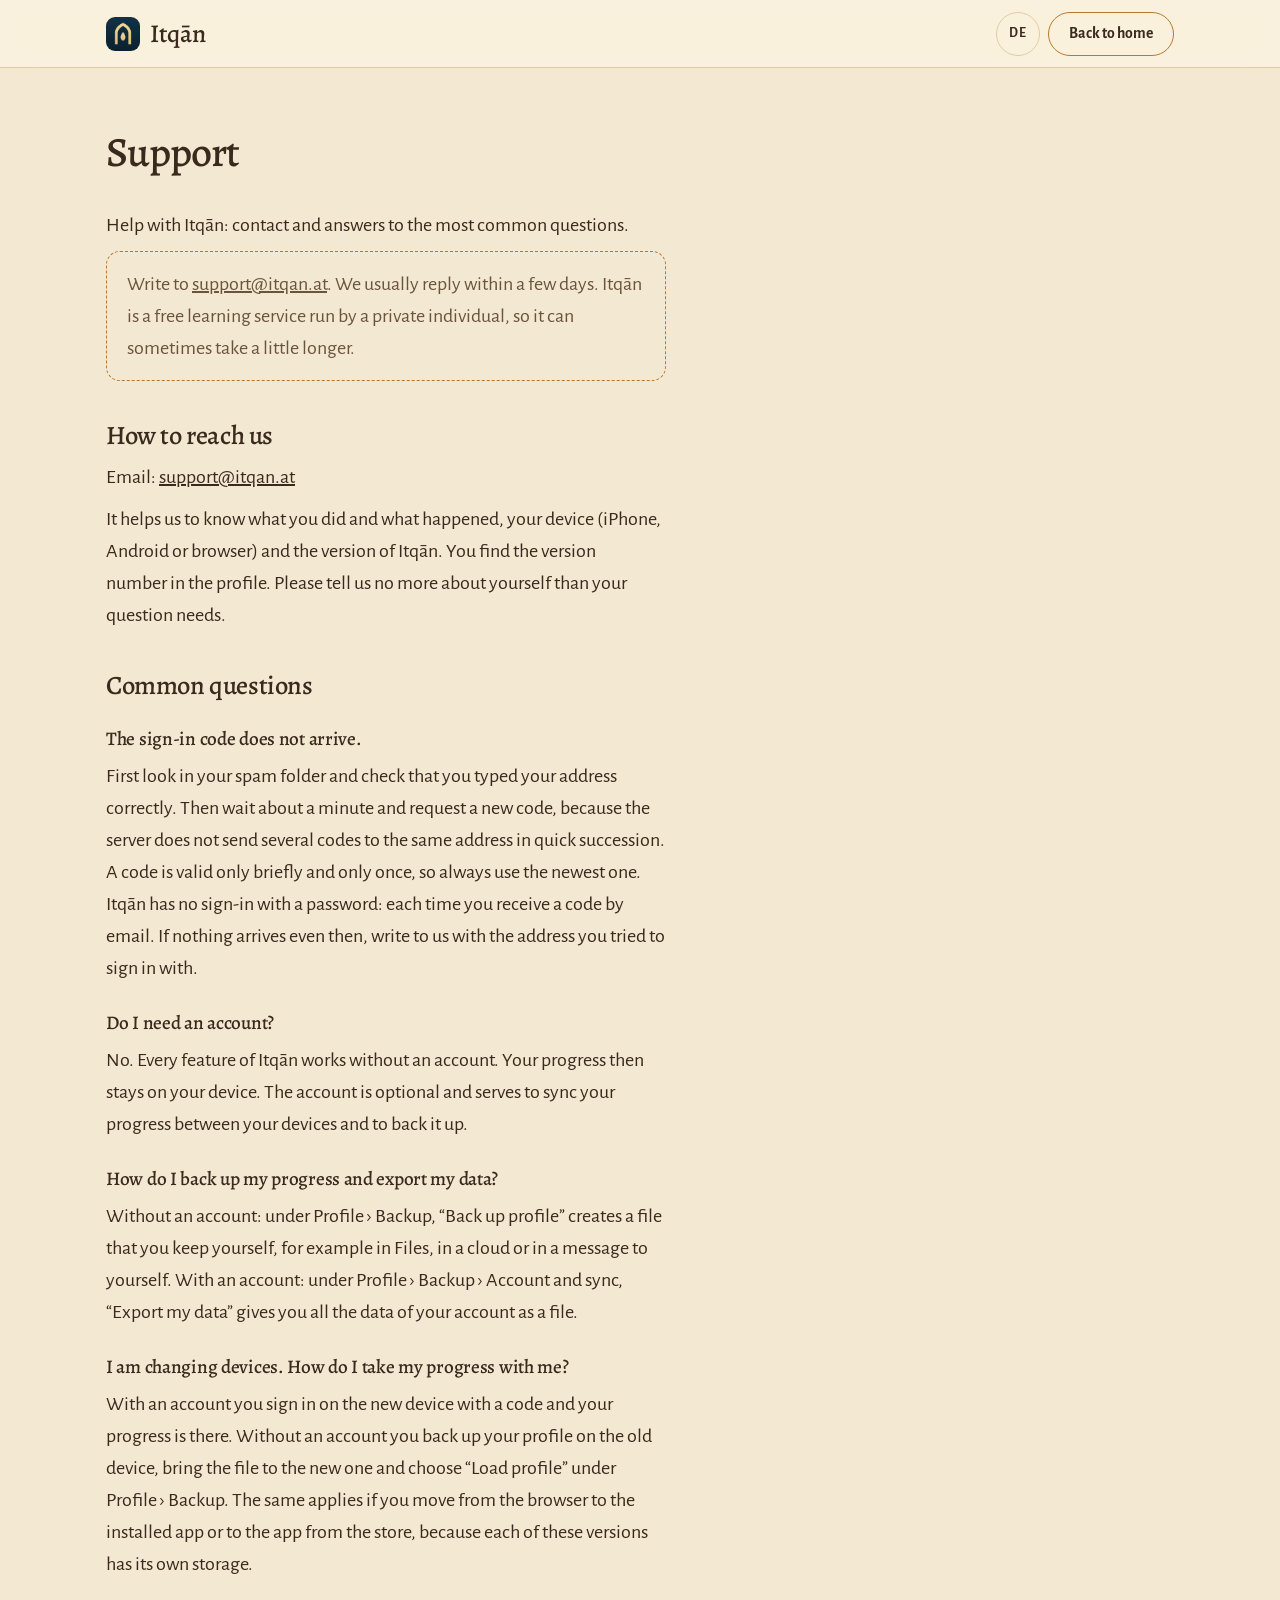
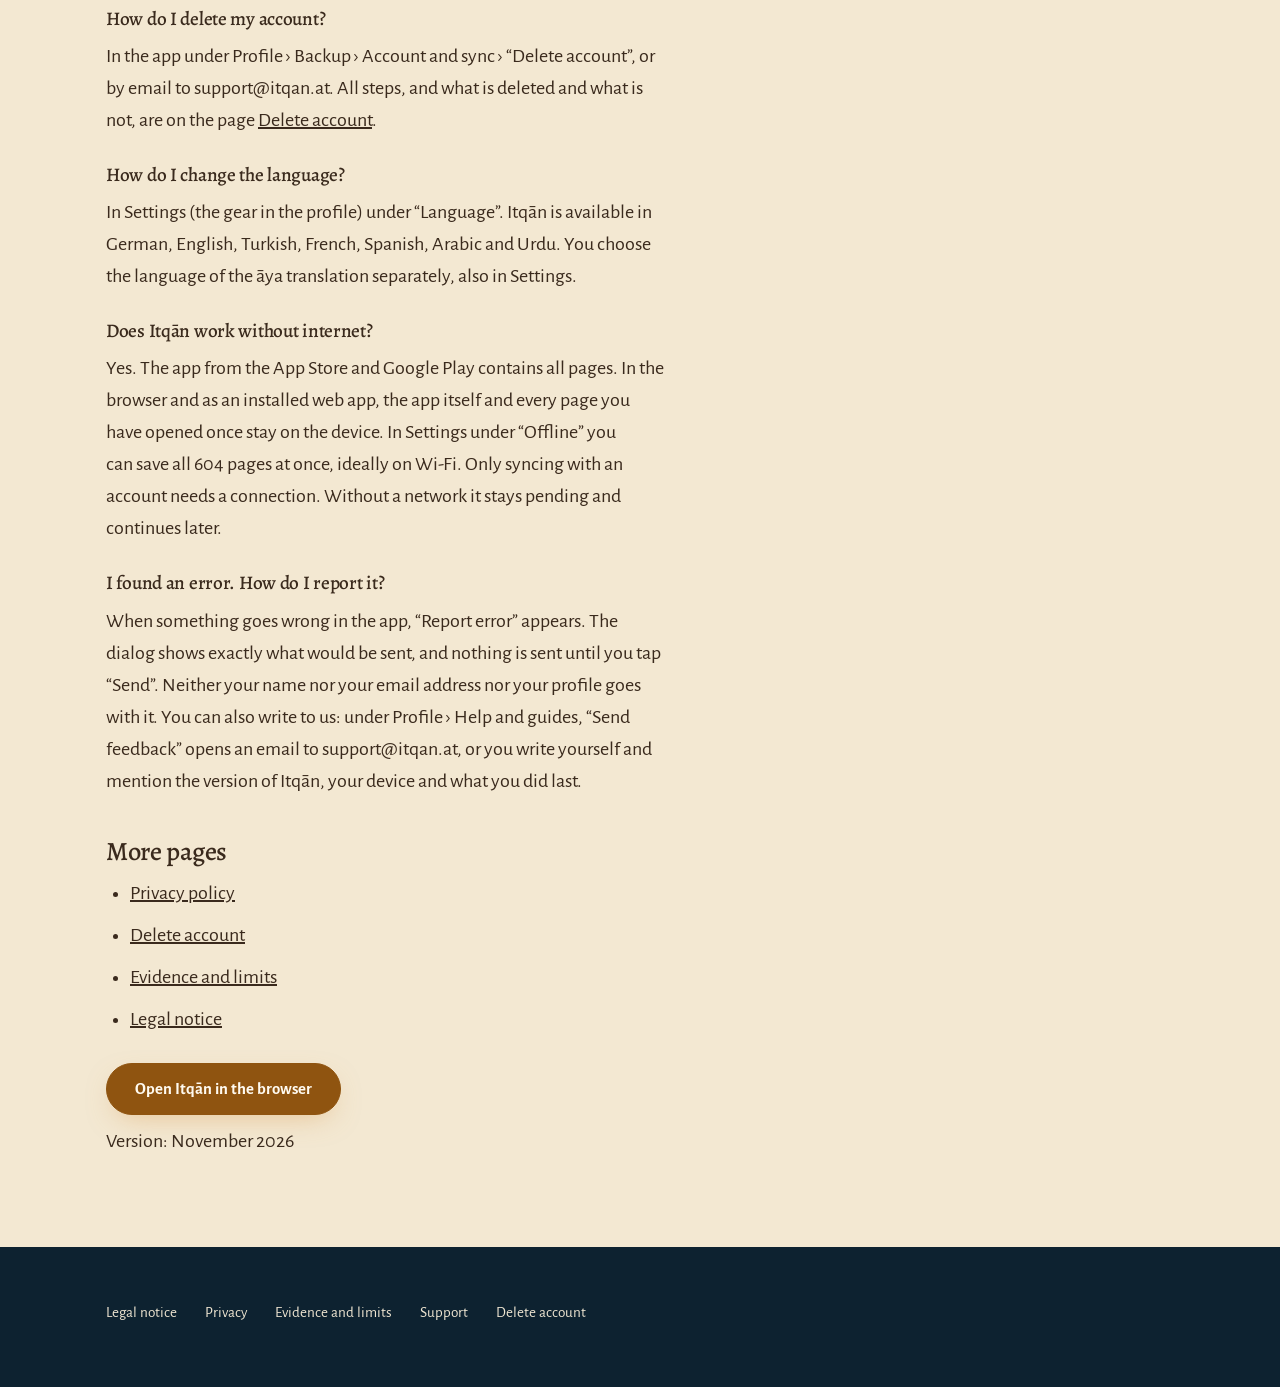
<file: en/support.html>
<!doctype html>
<html lang="en" class="no-js">
<head><meta charset="utf-8"><meta name="viewport" content="width=device-width,initial-scale=1,viewport-fit=cover">
<title>Support · Itqān</title><meta name="robots" content="index,follow"><meta name="description" content="Support for Itqān: contact and answers to common questions about the sign-in code, backup, changing devices, language, offline use and errors."><link rel="canonical" href="https://itqan.at/en/support.html"><link rel="alternate" hreflang="de" href="https://itqan.at/support.html"><link rel="alternate" hreflang="en" href="https://itqan.at/en/support.html"><link rel="alternate" hreflang="x-default" href="https://itqan.at/support.html">
<link rel="icon" href="../icons/favicon-32.png" sizes="32x32">
<script>(function(){var d=document.documentElement;d.className='no-js';var t=null;try{t=localStorage.getItem('itqan-site-thema')}catch(e){}if(t!=='hell'&&t!=='dunkel')t=matchMedia('(prefers-color-scheme: dark)').matches?'dunkel':'hell';d.dataset.theme=t})()</script>
<link rel="stylesheet" href="../css/site.css?v=f6126dd2"></head>
<body>
<header class="kopf fest"><div class="wrap"><a class="logo" href="/en/"><img src="../icons/icon-192.png" width="34" height="34" alt="">Itqān</a><div class="werkz" style="margin-inline-start:auto"><a class="spr-knopf" href="../support.html" hreflang="de" lang="de">DE</a><a class="knopf leer" style="min-height:44px;padding:0 20px;font-size:.98rem" href="/en/">Back to home</a></div></div></header>
<main class="recht"><div class="wrap">
<h1>Support</h1>
<p class="leise">Help with Itqān: contact and answers to the most common questions.</p>
<p class="hinweis">Write to <a href="mailto:support@itqan.at">support@itqan.at</a>. We usually reply within a few days. Itqān is a free learning service run by a private individual, so it can sometimes take a little longer.</p>
<h2>How to reach us</h2>
<p>Email: <a href="mailto:support@itqan.at">support@itqan.at</a></p>
<p>It helps us to know what you did and what happened, your device (iPhone, Android or browser) and the version of Itqān. You find the version number in the profile. Please tell us no more about yourself than your question needs.</p>
<h2>Common questions</h2>
<h3>The sign-in code does not arrive.</h3>
<p>First look in your spam folder and check that you typed your address correctly. Then wait about a minute and request a new code, because the server does not send several codes to the same address in quick succession. A code is valid only briefly and only once, so always use the newest one. Itqān has no sign-in with a password: each time you receive a code by email. If nothing arrives even then, write to us with the address you tried to sign in with.</p>
<h3>Do I need an account?</h3>
<p>No. Every feature of Itqān works without an account. Your progress then stays on your device. The account is optional and serves to sync your progress between your devices and to back it up.</p>
<h3>How do I back up my progress and export my data?</h3>
<p>Without an account: under Profile › Backup, “Back up profile” creates a file that you keep yourself, for example in Files, in a cloud or in a message to yourself. With an account: under Profile › Backup › Account and sync, “Export my data” gives you all the data of your account as a file.</p>
<h3>I am changing devices. How do I take my progress with me?</h3>
<p>With an account you sign in on the new device with a code and your progress is there. Without an account you back up your profile on the old device, bring the file to the new one and choose “Load profile” under Profile › Backup. The same applies if you move from the browser to the installed app or to the app from the store, because each of these versions has its own storage.</p>
<h3>How do I delete my account?</h3>
<p>In the app under Profile › Backup › Account and sync › “Delete account”, or by email to support@itqan.at. All steps, and what is deleted and what is not, are on the page <a href="delete-account.html">Delete account</a>.</p>
<h3>How do I change the language?</h3>
<p>In Settings (the gear in the profile) under “Language”. Itqān is available in German, English, Turkish, French, Spanish, Arabic and Urdu. You choose the language of the āya translation separately, also in Settings.</p>
<h3>Does Itqān work without internet?</h3>
<p>Yes. The app from the App Store and Google Play contains all pages. In the browser and as an installed web app, the app itself and every page you have opened once stay on the device. In Settings under “Offline” you can save all 604 pages at once, ideally on Wi-Fi. Only syncing with an account needs a connection. Without a network it stays pending and continues later.</p>
<h3>I found an error. How do I report it?</h3>
<p>When something goes wrong in the app, “Report error” appears. The dialog shows exactly what would be sent, and nothing is sent until you tap “Send”. Neither your name nor your email address nor your profile goes with it. You can also write to us: under Profile › Help and guides, “Send feedback” opens an email to support@itqan.at, or you write yourself and mention the version of Itqān, your device and what you did last.</p>
<h2>More pages</h2>
<ul>
<li><a href="privacy.html">Privacy policy</a></li>
<li><a href="delete-account.html">Delete account</a></li>
<li><a href="evidence.html">Evidence and limits</a></li>
<li><a href="legal-notice.html">Legal notice</a></li>
</ul>
<p><a class="knopf haupt" style="margin-top:18px" href="https://app.itqan.at/">Open Itqān in the browser</a></p>
<p class="leise">Version: November 2026</p>
</div></main>
<footer class="fuss"><div class="wrap"><nav aria-label="Links"><a href="legal-notice.html">Legal notice</a><a href="privacy.html">Privacy</a><a href="evidence.html">Evidence and limits</a><a href="support.html">Support</a><a href="delete-account.html">Delete account</a></nav></div></footer>
</body></html>
</file>
<file: css/site.css>
/* Itqān · Website. Hell = Lesestube, Dunkel = Tezhip (wie die App). Schriften lokal, kein externer Abruf. */
@font-face{font-family:'Alegreya';font-weight:400 800;font-display:swap;src:url(../fonts/Alegreya-500-latin.woff2) format('woff2');unicode-range:U+0000-00FF,U+0131,U+0152-0153,U+02BB-02BC,U+02C6,U+02DA,U+02DC,U+2000-206F,U+2074,U+20AC,U+2122,U+2191,U+2193,U+2212,U+2215,U+FEFF,U+FFFD}
@font-face{font-family:'Alegreya';font-weight:400 800;font-display:swap;src:url(../fonts/Alegreya-500-latin-ext.woff2) format('woff2');unicode-range:U+0100-02BA,U+02BD-02C5,U+02C7-02CC,U+02CE-02D7,U+02DD-02FF,U+0304,U+0308,U+0329,U+1D00-1DBF,U+1E00-1E9F,U+1EF2-1EFF,U+2020,U+20A0-20AB,U+20AD-20C4,U+2113,U+2C60-2C7F,U+A720-A7FF}
@font-face{font-family:'Alegreya Sans';font-weight:400;font-display:swap;src:url(../fonts/AlegreyaSans-400-latin.woff2) format('woff2');unicode-range:U+0000-00FF,U+0131,U+0152-0153,U+02BB-02BC,U+02C6,U+02DA,U+02DC,U+2000-206F,U+2074,U+20AC,U+2122,U+2191,U+2193,U+2212,U+2215,U+FEFF,U+FFFD}
@font-face{font-family:'Alegreya Sans';font-weight:400;font-display:swap;src:url(../fonts/AlegreyaSans-400-latin-ext.woff2) format('woff2');unicode-range:U+0100-02BA,U+02BD-02C5,U+02C7-02CC,U+02CE-02D7,U+02DD-02FF,U+0304,U+0308,U+0329,U+1D00-1DBF,U+1E00-1E9F,U+1EF2-1EFF,U+2020,U+20A0-20AB,U+20AD-20C4,U+2113,U+2C60-2C7F,U+A720-A7FF}
@font-face{font-family:'Alegreya Sans';font-weight:500 700;font-display:swap;src:url(../fonts/AlegreyaSans-700-latin.woff2) format('woff2');unicode-range:U+0000-00FF,U+0131,U+0152-0153,U+02BB-02BC,U+02C6,U+02DA,U+02DC,U+2000-206F,U+2074,U+20AC,U+2122,U+2191,U+2193,U+2212,U+2215,U+FEFF,U+FFFD}
@font-face{font-family:'Alegreya Sans';font-weight:500 700;font-display:swap;src:url(../fonts/AlegreyaSans-700-latin-ext.woff2) format('woff2');unicode-range:U+0100-02BA,U+02BD-02C5,U+02C7-02CC,U+02CE-02D7,U+02DD-02FF,U+0304,U+0308,U+0329,U+1D00-1DBF,U+1E00-1E9F,U+1EF2-1EFF,U+2020,U+20A0-20AB,U+20AD-20C4,U+2113,U+2C60-2C7F,U+A720-A7FF}
/* ʿ und ʾ aus Alegreya Sans, wie in der App */
@font-face{font-family:'Itqan Ain';font-weight:100 900;font-display:swap;src:url(../fonts/AlegreyaSans-700-latin-ext.woff2) format('woff2');unicode-range:U+02BE-02BF;size-adjust:108%}
@font-face{font-family:'Uthmani';font-display:swap;src:url(../fonts/uthmanic_hafs.woff2) format('woff2')}

:root{
  --bg:#f3e8d2;--bg2:#ead9b8;--karte:#fbf4e4;--rand:#dfcba6;--text:#3a2a1d;--leise:#6b543d;
  --gold:#855312;--gold-d:#b7772f;--gold-l:#d99a4e;--auf-gold:#fffaf0;--tief:#0d2230;--tief-t:#efe6d2;
  --schatten:0 28px 60px rgba(80,50,20,.22);--glow:rgba(217,154,78,.5);--glas:rgba(251,244,228,.72);
  --kopf:'Itqan Ain','Alegreya',Georgia,serif;--fliess:'Alegreya Sans',system-ui,-apple-system,'Segoe UI',sans-serif;
  --ar:'Uthmani','Geeza Pro','Noto Naskh Arabic',serif;
  --t-text:clamp(1.0625rem,1.1vw + .8rem,1.25rem);--t-klein:.95rem;--t-h2:clamp(1.65rem,3.1vw + .35rem,2.6rem);--t-h3:clamp(1.35rem,1vw + 1rem,1.65rem);--t-h4:1.2rem;--lese:35rem;
  --wrap:1180px;--rand-x:clamp(20px,5vw,56px);--abschnitt:clamp(88px,12vw,168px);
  color-scheme:light;
}
:root[data-theme=dunkel]{
  --bg:#0d2230;--bg2:#12303f;--karte:rgba(255,255,255,.05);--rand:rgba(212,175,106,.26);--text:#efe6d2;--leise:#a9b6bb;
  --gold:#e9cf95;--gold-d:#d4af6a;--gold-l:#e9cf95;--auf-gold:#0d2230;--tief:#081821;--tief-t:#efe6d2;
  --schatten:0 30px 70px rgba(0,0,0,.5);--glow:rgba(233,207,149,.5);--glas:rgba(13,34,48,.7);color-scheme:dark;
}
*{box-sizing:border-box;margin:0;padding:0}
html{scroll-behavior:smooth;-webkit-text-size-adjust:100%}
body{background:var(--bg);color:var(--text);font:400 var(--t-text)/1.6 var(--fliess);-webkit-font-smoothing:antialiased;overflow-x:hidden}
img{display:block;max-width:100%;height:auto}
a{color:inherit}
h1,h2,h3{font-family:var(--kopf);font-weight:500;line-height:1.08;letter-spacing:-.015em;text-wrap:balance}
h1{font-size:clamp(2.9rem,7.2vw,6rem);letter-spacing:-.025em}
h2{font-size:var(--t-h2)}
h3{font-size:var(--t-h3);line-height:1.15}
p{max-width:var(--lese);text-wrap:pretty}
.ar{font-family:var(--ar);direction:rtl;unicode-bidi:isolate}
.wrap{max-width:var(--wrap);margin:0 auto;padding-inline:var(--rand-x)}
.leise{color:var(--leise)}
.skip{position:absolute;left:-999px;top:8px;background:var(--text);color:var(--bg);padding:10px 16px;border-radius:8px;z-index:100}
.skip:focus{left:8px}
:focus-visible{outline:3px solid var(--gold-d);outline-offset:3px;border-radius:6px}

/* Kopfzeile */
.kopf{position:fixed;inset:0 0 auto 0;z-index:50;height:68px;display:flex;align-items:center;transition:background .3s,backdrop-filter .3s,transform .4s,border-color .3s;background:color-mix(in srgb,var(--bg) 20%,transparent);backdrop-filter:blur(4px);-webkit-backdrop-filter:blur(4px);border-bottom:1px solid color-mix(in srgb,var(--rand) 35%,transparent)}
.kopf.fest{background:var(--glas);backdrop-filter:blur(16px) saturate(1.3);-webkit-backdrop-filter:blur(16px) saturate(1.3);border-color:var(--rand)}
.kopf.weg{transform:translateY(-100%)}
.kopf .wrap{display:flex;align-items:center;gap:20px;width:100%}
.logo{display:flex;align-items:center;gap:10px;text-decoration:none;font:500 1.6rem/1 var(--kopf)}
.logo img{width:34px;height:34px;border-radius:9px}
.menue{display:flex;gap:26px;margin-inline:auto;font-size:1rem}
.menue a{text-decoration:none;color:var(--leise);padding:6px 2px;position:relative;transition:color .2s}
.menue a:hover,.menue a[aria-current]{color:var(--text)}
.menue a::after{content:'';position:absolute;left:0;right:0;bottom:0;height:2px;background:var(--gold-d);transform:scaleX(0);transform-origin:left;transition:transform .3s}
.menue a:hover::after,.menue a[aria-current]::after{transform:scaleX(1)}
.werkz{display:flex;align-items:center;gap:8px}
.ico-knopf,.spr-knopf{min-width:44px;min-height:44px;display:inline-flex;align-items:center;justify-content:center;border:1px solid var(--rand);background:transparent;color:var(--text);border-radius:999px;cursor:pointer;font:600 .85rem var(--fliess);letter-spacing:.06em;text-decoration:none;transition:background .2s,border-color .2s}
.ico-knopf:hover,.spr-knopf:hover{background:var(--karte);border-color:var(--gold-d)}
.ico-knopf svg{width:20px;height:20px}
.sonne{display:none}:root[data-theme=dunkel] .sonne{display:block}:root[data-theme=dunkel] .mond{display:none}
@media (max-width:860px){.menue{display:none}.kopf .werkz{margin-inline-start:auto}}

@media (max-width:560px){.kopf .knopf.haupt{display:none}.held-bg svg.muster{opacity:.1}}
/* Knöpfe */
.knopf{display:inline-flex;align-items:center;justify-content:center;gap:10px;min-height:52px;padding:0 28px;border-radius:999px;border:1.5px solid var(--gold-d);font:600 1.05rem var(--fliess);text-decoration:none;cursor:pointer;transition:transform .25s,box-shadow .25s,background .25s,color .25s}
.knopf.haupt{background:var(--gold-d);color:var(--auf-gold);box-shadow:0 10px 28px -10px var(--glow)}
:root:not([data-theme=dunkel]) .knopf.haupt{background:#8f5410;border-color:#8f5410;color:#fffaf0}
.knopf.haupt:hover{transform:translateY(-2px);box-shadow:0 16px 34px -10px var(--glow)}
.knopf.leer{background:transparent;color:var(--text)}
.knopf.leer:hover{background:var(--karte)}
.knopf[aria-disabled=true]{opacity:.62;cursor:default;pointer-events:none;border-style:dashed}

/* Handy-Rahmen */
.phone{--w:280px;width:var(--w);position:relative;flex:none;margin:0}
.phone .rahmen{position:relative;border-radius:calc(var(--w)*.15);padding:calc(var(--w)*.034);background:linear-gradient(150deg,#33444f,#0b141b 60%,#1b2a34);box-shadow:var(--schatten),inset 0 0 0 1.5px rgba(255,255,255,.14)}
.phone .bild{position:relative;border-radius:calc(var(--w)*.118);overflow:hidden;background:var(--bg2);aspect-ratio:390/844}
.phone .bild::after{content:'';position:absolute;left:50%;top:calc(var(--w)*.03);width:calc(var(--w)*.24);height:calc(var(--w)*.07);transform:translateX(-50%);border-radius:99px;background:#05090d;opacity:.92}
.phone img{width:100%;height:100%;object-fit:cover}
.t-hell{display:block}.t-dunkel{display:none}
:root[data-theme=dunkel] .t-hell{display:none}:root[data-theme=dunkel] .t-dunkel{display:block}
.phone .bild img.lage{position:absolute;inset:0;opacity:0;transition:opacity .6s ease}
.phone .bild img.lage.an{opacity:1}

/* Erscheinen beim Scrollen */
.js .rv{opacity:0;transform:translateY(28px);transition:opacity .9s cubic-bezier(.2,.7,.2,1),transform .9s cubic-bezier(.2,.7,.2,1);transition-delay:var(--d,0s)}
.js .rv.in{opacity:1;transform:none}

/* Held */
.held{position:relative;min-height:100svh;display:flex;align-items:center;padding:110px 0 70px;overflow:hidden;isolation:isolate}
.held .wrap{display:grid;grid-template-columns:1.05fr .95fr;gap:clamp(20px,4vw,64px);align-items:center;width:100%}
.held-bg{position:absolute;inset:0;z-index:-1;pointer-events:none}
.held-bg .schein{position:absolute;left:62%;top:46%;width:min(92vw,1000px);aspect-ratio:1;transform:translate(-50%,-50%);background:radial-gradient(closest-side,var(--glow),transparent 70%);opacity:.55;transition:transform .2s}
.held-bg svg.muster{position:absolute;inset:0;width:100%;height:100%;opacity:.16;color:var(--gold-d);-webkit-mask-image:radial-gradient(62% 70% at 62% 50%,#000,transparent);mask-image:radial-gradient(62% 70% at 62% 50%,#000,transparent)}
.held-bg svg.bogen{position:absolute;left:62%;top:50%;height:112%;transform:translate(-50%,-50%);color:var(--gold-d);opacity:.5;will-change:transform;-webkit-mask-image:linear-gradient(transparent 0,#000 16%,#000 78%,transparent 98%);mask-image:linear-gradient(transparent 0,#000 16%,#000 78%,transparent 98%)}
.bogen-m{display:none}
.titel-rahmen{display:inline-flex;flex-direction:column;align-items:flex-start;gap:12px;margin-bottom:16px;color:var(--gold-d)}
.ar-titel{font-size:clamp(2.4rem,3.6vw,3.1rem);color:var(--gold);line-height:1.2;margin:0;text-shadow:0 0 28px var(--glow)}
.kalli{display:block;width:clamp(162px,15.3vw,212px);height:auto;filter:drop-shadow(0 0 22px var(--glow))}
.titel-zier{display:block;width:150px;height:12px;overflow:visible}
.ar-unter{font-size:var(--t-klein);color:var(--leise);margin-bottom:22px;letter-spacing:.02em;text-align:left}
.held h1{margin-bottom:24px;font-size:clamp(2.9rem,5.2vw,4.6rem)}
.lead{color:var(--leise);max-width:var(--lese)}
.cta{display:flex;flex-wrap:wrap;gap:14px;margin-top:34px}
.held-note{margin-top:22px;font-size:var(--t-klein);color:var(--leise)}
.buehne{position:relative;display:flex;justify-content:center;align-items:center;min-height:min(78vh,720px);perspective:1400px}
.buehne .phone{--w:clamp(230px,24vw,310px);transform:rotateY(var(--ry,-8deg)) rotateX(var(--rx,3deg)) translateY(var(--py,0));transition:transform .25s ease-out;will-change:transform}
.fl{position:absolute;pointer-events:none;will-change:transform}
.fl svg{display:block;width:100%;height:100%}
.fl.r1{width:84px;left:6%;top:14%;color:var(--gold-d)}
.fl.r2{width:58px;right:4%;top:62%;color:var(--gold-d)}
.fl.r3{width:34px;left:14%;bottom:12%;color:var(--gold-l);opacity:.8}
.fl.p1,.fl.p2,.fl.p3,.fl.p4{width:12px;aspect-ratio:1;border-radius:50%;background:var(--gold-l);filter:blur(1.5px);box-shadow:0 0 18px 4px var(--glow)}
.fl.p1{left:2%;top:40%}.fl.p2{right:12%;top:20%;width:8px}.fl.p3{right:2%;bottom:8%;width:16px;filter:blur(4px)}.fl.p4{left:28%;top:6%;width:6px}
@media (max-width:900px){.held .wrap{grid-template-columns:1fr}.held{padding-top:96px}.buehne{min-height:0;margin-top:28px;isolation:isolate}.held-bg svg.bogen{display:none}.held-bg .schein{left:50%;top:70%}.bogen-m{display:block;position:absolute;z-index:-1;left:50%;top:50%;width:min(112vw,460px);height:auto;aspect-ratio:200/260;transform:translate(-50%,-50%);color:var(--gold-d);opacity:.42;pointer-events:none;-webkit-mask-image:linear-gradient(transparent 0,#000 24%,#000 70%,transparent 100%);mask-image:linear-gradient(transparent 0,#000 24%,#000 70%,transparent 100%)}}
@media (max-width:560px){.bogen-m{opacity:.34}}

/* Hadith */
.szene{position:relative}
.klebt{position:sticky;top:0;height:100svh;display:grid;place-items:center;padding:0 var(--rand-x);overflow:hidden}
.hadith{height:calc(100svh + 95vh)}
.hadith .klebt{text-align:center}
.had-pre .sal{font-size:1.4em;letter-spacing:0;text-transform:none;vertical-align:-.1em}
.had-pre{font-size:1.05rem;letter-spacing:.14em;text-transform:uppercase;color:var(--leise);transition:opacity .8s,transform .8s}
.had-ar{font-size:clamp(2rem,5.6vw,4.4rem);line-height:2;margin:26px auto 0;max-width:20ch;color:var(--text);text-wrap:balance}
.had-ar .w{display:inline-block;opacity:.14;transform:translateY(8px);transition:opacity .7s,transform .7s,color .9s;margin-inline:.12em}
.had-ar .w.an{opacity:1;transform:none}
.had-ar .w.neu{color:var(--gold)}
.had-de{margin:34px auto 0;font:500 clamp(1.25rem,2.2vw,1.8rem)/1.45 var(--kopf);max-width:34ch;color:var(--text);opacity:0;transform:translateY(14px);transition:opacity 1s,transform 1s}
.had-q{margin-top:16px;font-size:var(--t-klein);color:var(--leise);opacity:0;transition:opacity 1s .3s}
.had-de.an,.had-q.an{opacity:1;transform:none}
.no-js .had-ar .w,.no-js .had-de,.no-js .had-q{opacity:1;transform:none}
.satz{padding:var(--abschnitt) 0 calc(var(--abschnitt)*.6)}
.satz .gross{font:500 clamp(1.8rem,4.4vw,3.4rem)/1.14 var(--kopf);letter-spacing:-.02em;max-width:28ch;margin-inline:auto;text-align:center}
.satz .gross.zweit{color:var(--leise);margin-top:.5em}
.satz .gross em{font-style:normal;color:var(--gold)}

/* Tag */
.abschnitt{padding:var(--abschnitt) 0}
.kopfblock{margin-bottom:clamp(36px,5vw,64px)}
.kopfblock .lead{margin-top:20px}
.tag{padding-bottom:0}
.tag-szene{position:relative}
.tag-buehne{position:relative}
.tag-bahn{display:flex;gap:clamp(24px,4vw,56px);padding-inline:var(--rand-x);will-change:transform}
.schritt{flex:none;width:min(86vw,860px);display:grid;grid-template-columns:auto 1fr;gap:clamp(24px,4vw,56px);align-items:center}
.schritt .phone{--w:clamp(190px,19vw,250px)}
.schritt h3{margin-bottom:14px}
.schritt .nr{font:500 clamp(4rem,9vw,7rem)/.8 var(--kopf);color:var(--gold-d);opacity:.28;margin-bottom:14px;display:block}
.tag-fuss{display:none}
@media (min-width:961px){
  .tag-szene{height:calc(100vh + 190vh)}
  .tag-buehne{position:sticky;top:0;height:100svh;display:flex;flex-direction:column;justify-content:center;overflow:hidden;gap:clamp(18px,3vh,40px)}
  .tag-buehne .kopfblock{margin:0}
  .tag-fuss{display:block;margin:0 var(--rand-x);height:3px;border-radius:3px;background:var(--rand);overflow:hidden}
  .tag-fuss i{display:block;height:100%;width:100%;background:var(--gold-d);transform-origin:left;transform:scaleX(var(--p,0))}
}
@media (max-width:960px){
  .tag-bahn{overflow-x:auto;scroll-snap-type:x mandatory;padding-bottom:20px;scrollbar-width:thin;padding-inline:max(16px,calc((100vw - min(84vw,420px)) / 2))}
  .schritt{width:min(84vw,420px);grid-template-columns:1fr;justify-items:stretch;scroll-snap-align:center}
  .schritt>div:first-child{display:flex;justify-content:center}
  .schritt .phone{--w:min(62vw,240px)}
}

/* Methode */
.meth{background:linear-gradient(var(--bg),var(--bg2) 12%,var(--bg2) 88%,var(--bg))}
.meth-gitter{display:grid;grid-template-columns:minmax(260px,.8fr) 1.2fr;gap:clamp(30px,6vw,100px);align-items:start}
.meth-phone{position:sticky;top:max(90px,calc(50svh - 330px));display:flex;justify-content:center}
.meth-phone .phone{--w:clamp(240px,24vw,300px)}
.meth-text .block{min-height:78vh;display:flex;flex-direction:column;justify-content:center;padding:20px 0}
.meth-text .block+.block{border-top:1px solid var(--rand)}
.meth-text h3{margin-bottom:16px}
.meth-text p{color:var(--leise)}
.meth-phone-inline{display:none}
.stufen{display:flex;align-items:flex-end;gap:10px;margin:34px 0 10px;max-width:520px}
.stufe{flex:1;display:flex;flex-direction:column;gap:10px;font-size:var(--t-klein);color:var(--leise)}
.stufe i{display:block;height:var(--h);border-radius:8px;background:var(--rand);border:1px solid var(--rand);transition:background .6s var(--t,0s),box-shadow .6s var(--t,0s),border-color .6s var(--t,0s)}
.stufe:nth-child(1){--h:20px;--t:.1s}.stufe:nth-child(2){--h:38px;--t:.35s}.stufe:nth-child(3){--h:60px;--t:.6s}.stufe:nth-child(4){--h:84px;--t:.85s}.stufe:nth-child(5){--h:112px;--t:1.1s}
.stufen.in .stufe i{background:var(--gold-d);border-color:var(--gold-d)}
.stufen.in .stufe:nth-child(1) i{opacity:.35}.stufen.in .stufe:nth-child(2) i{opacity:.5}.stufen.in .stufe:nth-child(3) i{opacity:.68}.stufen.in .stufe:nth-child(4) i{opacity:.85}.stufen.in .stufe:nth-child(5) i{opacity:1;box-shadow:0 0 28px 2px var(--glow)}
.zeit{position:relative;display:flex;align-items:center;max-width:520px;height:84px;margin:30px 0 6px}
.zeit::before{content:'';position:absolute;left:0;right:0;top:50%;height:2px;background:var(--rand)}
.zeit::after{content:'';position:absolute;left:0;top:50%;height:2px;width:100%;background:linear-gradient(90deg,var(--gold-d),transparent);transform-origin:left;transform:scaleX(0);transition:transform 1.6s cubic-bezier(.2,.7,.2,1)}
.zeit.in::after{transform:scaleX(1)}
.zeit .pkt{position:absolute;top:50%;width:18px;height:18px;margin:-9px 0 0 -9px;border-radius:50%;background:var(--bg2);border:2px solid var(--gold-d);display:grid;place-items:center;transition:transform .6s,box-shadow .6s;transform:scale(0)}
.zeit.in .pkt{transform:scale(1);box-shadow:0 0 18px var(--glow)}
.zeit .pkt span{position:absolute;top:26px;white-space:nowrap;font-size:var(--t-klein);color:var(--leise)}
.zeit .pkt:nth-child(1){left:6%;transition-delay:.3s}.zeit .pkt:nth-child(2){left:22%;transition-delay:.7s}.zeit .pkt:nth-child(3){left:44%;transition-delay:1.1s}.zeit .pkt:nth-child(4){left:78%;transition-delay:1.6s;border-style:dashed}
.chips{display:flex;flex-wrap:wrap;gap:10px;margin-top:22px}
.chip{border:1px solid var(--rand);background:var(--karte);padding:9px 18px;border-radius:999px;font-size:var(--t-klein)}
.chip.hin{border-color:var(--gold-d)}
@media (max-width:900px){
  .meth-gitter{grid-template-columns:1fr}.meth-phone{display:none}
  .meth-text .block{min-height:0;padding:44px 0}
  .meth-phone-inline{display:flex;justify-content:center;margin-top:30px}
  .meth-phone-inline .phone{--w:min(64vw,250px)}
}

/* Lichtkarte (Höhepunkt) */
.karte-szene{height:calc(100svh + 132vh)}
.karte-szene .klebt{background:radial-gradient(120% 90% at 50% 40%,var(--bg2),var(--bg));align-content:center;gap:clamp(12px,2.4vh,32px);padding-top:76px;padding-bottom:16px}
:root[data-theme=dunkel] .karte-szene .klebt{background:radial-gradient(120% 90% at 50% 40%,#0f2a3a,#061219)}
.karte-kopf{display:grid;grid-template-columns:1fr auto;gap:20px;align-items:end;width:min(100%,var(--wrap));margin:0 auto}
.karte-kopf h2{max-width:none}
.karte-stufe{font:500 clamp(1.6rem,3.2vw,2.6rem)/1.1 var(--kopf);color:var(--gold);text-align:right;min-width:11ch;min-height:1.2em;transition:opacity .4s}
.lk-wrap{position:relative;width:min(100%,var(--wrap));margin:0 auto}
.lk{display:grid;grid-template-columns:repeat(19,1fr);gap:clamp(3px,.5vw,7px);position:relative}
.lk-z{position:relative;aspect-ratio:1.18;border-radius:clamp(4px,.6vw,9px);border:1px solid var(--rand);display:grid;place-items:center;font:500 clamp(.55rem,.95vw,.95rem)/1 var(--fliess);color:var(--leise);background:transparent;--g:0;transition:background .5s,border-color .5s,color .5s,box-shadow .6s;
  }
.lk-z[data-l="0"]{opacity:.7}
.lk-z[data-l="1"]{border-color:color-mix(in srgb,var(--gold-d) 45%,var(--rand));background:color-mix(in srgb,var(--gold-d) 14%,transparent)}
.lk-z[data-l="2"]{border-color:color-mix(in srgb,var(--gold-d) 60%,var(--rand));background:color-mix(in srgb,var(--gold-d) 30%,transparent);color:var(--text)}
.lk-z[data-l="3"]{border-color:var(--gold-d);background:color-mix(in srgb,var(--gold-d) 58%,transparent);color:var(--auf-gold);box-shadow:0 0 12px -2px var(--glow)}
.lk-z[data-l="4"]{border-color:var(--gold-d);background:color-mix(in srgb,var(--gold-d) 82%,transparent);color:var(--auf-gold);box-shadow:0 0 18px -2px var(--glow)}
.lk-z[data-l="5"]{border-color:var(--gold-l);background:var(--gold-l);color:var(--auf-gold);box-shadow:0 0 26px 1px var(--glow);font-weight:700}
:root:not([data-theme=dunkel]) .lk-z[data-l="3"],:root:not([data-theme=dunkel]) .lk-z[data-l="4"],:root:not([data-theme=dunkel]) .lk-z[data-l="5"]{color:#fffaf0}
:root:not([data-theme=dunkel]) .lk-z[data-l="5"]{background:#c98a3a;border-color:#c98a3a}
.lk-z.fokus{outline:2px solid var(--gold-l);outline-offset:2px;z-index:2}
.lk-info{position:absolute;left:0;right:0;bottom:-2.2em;height:1.8em;display:flex;justify-content:center;align-items:center;gap:14px;font-size:1rem;color:var(--leise);opacity:0;transition:opacity .3s;pointer-events:none}
.lk-info.an{opacity:1}.lk-info .ar{font-size:1.4rem;color:var(--gold)}
.karte-fuss{display:flex;justify-content:space-between;gap:20px;align-items:baseline;width:min(100%,var(--wrap));margin:clamp(24px,4vh,44px) auto 0;color:var(--leise);font-size:var(--t-klein)}
.karte-fuss p{max-width:var(--lese)}
.karte-ende{font:500 clamp(1.3rem,2.6vw,2rem) var(--kopf);color:var(--text);text-align:right;opacity:0;transform:translateY(10px);transition:opacity .8s,transform .8s}
.karte-ende.an{opacity:1;transform:none}
.lk-schein{position:absolute;inset:-20px;pointer-events:none;background:radial-gradient(circle 160px at var(--mx,-999px) var(--my,-999px),var(--glow),transparent 70%);opacity:.5;mix-blend-mode:screen}
:root:not([data-theme=dunkel]) .lk-schein{mix-blend-mode:multiply;opacity:.35}
@media (max-width:900px){.lk{grid-template-columns:repeat(12,1fr)}.karte-kopf{grid-template-columns:1fr;gap:6px}.karte-kopf h2{max-width:none}.karte-stufe{text-align:left;font-size:clamp(1.3rem,5vw,1.8rem)}.karte-fuss{flex-direction:column;gap:8px;margin-top:14px}.karte-fuss p{font-size:var(--t-klein)}.karte-ende{text-align:left;font-size:1.15rem}.lk-z{aspect-ratio:1;font-size:.56rem}}
@media (max-width:900px) and (max-height:700px){.karte-fuss p:first-child{display:none}.karte-szene .klebt{padding-top:70px}}

/* Muṣḥaf */
.mus-grid{display:grid;grid-template-columns:1fr minmax(280px,.8fr);gap:clamp(30px,6vw,96px);align-items:center}
.mus-grid p+p{margin-top:16px}
.mus-grid h3{margin:34px 0 12px}
.vergleich{position:relative;--pos:50%;user-select:none;touch-action:pan-y;cursor:ew-resize}
.vergleich .bild{position:relative}
.vergleich .mit{position:absolute;inset:0;clip-path:inset(0 0 0 var(--pos))}
.vergleich .griff{position:absolute;top:0;bottom:0;left:var(--pos);width:44px;margin-left:-22px;display:grid;place-items:center;z-index:3;border:0;background:none;cursor:ew-resize;color:#fff}
.vergleich .griff::before{content:'';position:absolute;top:0;bottom:0;left:50%;width:2px;margin-left:-1px;background:linear-gradient(transparent,var(--gold-l) 12%,var(--gold-l) 88%,transparent);box-shadow:0 0 14px var(--glow)}
.vergleich .griff span{position:relative;width:40px;height:40px;border-radius:50%;background:var(--gold-l);color:#1a1209;display:grid;place-items:center;box-shadow:0 6px 18px rgba(0,0,0,.35);font:700 1rem var(--fliess)}
.vergleich .etikett{position:absolute;bottom:14px;z-index:2;font:600 .78rem var(--fliess);letter-spacing:.06em;padding:5px 11px;border-radius:99px;background:rgba(13,34,48,.78);color:#efe6d2;pointer-events:none}
.vergleich .etikett.l{left:14px}.vergleich .etikett.r{right:14px}
.seitenbild{position:relative;width:min(100%,400px);margin-inline:auto;border-radius:16px;overflow:hidden;box-shadow:var(--schatten);border:1px solid var(--rand);background:var(--bg2);line-height:0}
.seitenbild img{width:100%;height:auto}
.vergleich .mit img{height:100%;object-fit:cover}
.farblegende{display:grid;gap:18px;margin-top:30px;list-style:none;max-width:var(--lese)}
.farblegende li{display:grid;grid-template-columns:auto 1fr;gap:16px;align-items:start}
.farblegende b{display:block;font:500 var(--t-h4) var(--kopf);margin-bottom:2px}
.farblegende p{color:var(--leise);font-size:var(--t-klein);line-height:1.5}
.farblegende .sw{width:28px;height:28px;border-radius:9px;margin-top:4px;border:1px solid var(--rand)}
.sw.b{background:linear-gradient(90deg,color-mix(in srgb,#6f8f5a 55%,transparent) 50%,color-mix(in srgb,#d99a4e 55%,transparent) 50%)}
.sw.v{background:radial-gradient(circle,var(--bg2) 38%,var(--gold-d) 42%,var(--gold-d) 62%,var(--bg2) 66%);border-radius:50%}
.sw.p{background:#0f6a74;border-radius:50%;transform:scale(.72)}
:root[data-theme=dunkel] .sw.p{background:#3fb6c2}
@media (max-width:860px){.mus-grid{grid-template-columns:1fr}.mus-grid .vergleich{margin-top:20px}}
.breit{margin-top:clamp(56px,8vw,110px);display:flex;justify-content:center}
.tablet{width:min(100%,980px);border-radius:clamp(16px,2.4vw,30px);padding:clamp(8px,1.2vw,16px);background:linear-gradient(150deg,#33444f,#0b141b 60%,#1b2a34);box-shadow:var(--schatten),inset 0 0 0 1.5px rgba(255,255,255,.14);transform:perspective(1600px) rotateX(var(--kipp,8deg)) scale(var(--sk,.94));transform-origin:50% 100%;will-change:transform}
.tablet .bild{border-radius:clamp(8px,1.4vw,18px);overflow:hidden;background:var(--bg2)}
.breit-text{text-align:center;margin:26px auto 0;color:var(--leise);max-width:var(--lese)}

/* Werkzeuge */
.werk-grid{display:grid;grid-template-columns:minmax(0,1fr) auto;gap:clamp(30px,6vw,90px);align-items:center}
.reiter{display:flex;flex-direction:column;gap:4px;margin-top:34px;max-width:560px}
.reiter button{all:unset;box-sizing:border-box;cursor:pointer;display:block;padding:18px 20px;border-radius:16px;border:1px solid transparent;transition:background .3s,border-color .3s}
.reiter button:focus-visible{outline:3px solid var(--gold-d)}
.reiter button b{font:500 1.5rem var(--kopf);display:block;color:var(--leise);transition:color .3s}
.reiter button p{max-height:0;overflow:hidden;opacity:0;color:var(--leise);transition:max-height .5s ease,opacity .4s,margin .4s;margin-top:0}
.reiter button[aria-selected=true]{background:var(--karte);border-color:var(--rand)}
.reiter button[aria-selected=true] b{color:var(--text)}
.reiter button[aria-selected=true] p{max-height:9em;opacity:1;margin-top:8px}
.werk-phone .phone{--w:clamp(250px,26vw,320px)}
@media (max-width:860px){.werk-grid{grid-template-columns:1fr}.werk-phone{order:-1;display:flex;justify-content:center}.werk-phone .phone{--w:min(64vw,260px)}}

/* Sprachen */
.spr{background:var(--bg2)}
.spr-gitter{display:grid;grid-template-columns:auto 1fr;gap:clamp(30px,7vw,110px);align-items:center}
.spr .phone{--w:clamp(230px,23vw,290px)}
.sprachen{display:flex;flex-wrap:wrap;gap:12px;margin-top:34px}
@media (min-width:901px){.sprachen{display:grid;grid-template-columns:repeat(4,max-content)}}
.sprachen button{all:unset;box-sizing:border-box;cursor:pointer;min-height:48px;padding:0 22px;display:inline-flex;align-items:center;border-radius:999px;border:1px solid var(--rand);background:var(--karte);font:500 1.15rem var(--kopf);transition:background .3s,border-color .3s,transform .3s,color .3s}
.sprachen button:hover{border-color:var(--gold-d)}
.sprachen button[aria-pressed=true]{background:var(--gold-d);border-color:var(--gold-d);color:var(--auf-gold);transform:translateY(-2px)}
:root:not([data-theme=dunkel]) .sprachen button[aria-pressed=true]{background:#8f5410;border-color:#8f5410;color:#fffaf0}
@media (max-width:860px){.spr-gitter{grid-template-columns:1fr;justify-items:start}.spr .phone{--w:min(62vw,250px);justify-self:center}}

/* Daten, Unterricht, Schluss */
.daten-chips{display:flex;flex-wrap:wrap;gap:12px;margin-top:30px}
.daten-chips span{display:inline-flex;align-items:center;gap:10px;border:1px solid var(--rand);background:var(--karte);border-radius:999px;padding:10px 20px;font-size:var(--t-klein)}
.daten-chips svg{width:18px;height:18px;color:var(--gold-d);flex:none}
@media (max-width:640px){.daten-chips{display:grid;grid-template-columns:1fr 1fr;gap:10px}.daten-chips span{padding:10px 12px;gap:8px;font-size:.9rem;border-radius:22px}.daten-chips svg{width:16px;height:16px}}
.zwei{display:grid;grid-template-columns:1fr 1fr;gap:clamp(30px,6vw,96px)}
.zwei p{color:var(--leise)}
.zwei .knopf{margin-top:26px}
@media (max-width:860px){.zwei{grid-template-columns:1fr;gap:80px}}
.schluss{position:relative;text-align:center;padding:calc(var(--abschnitt)*1.1) 0;overflow:hidden;isolation:isolate;background:var(--tief);color:var(--tief-t)}
:root[data-theme=dunkel] .schluss{background:#061219}
.schluss::before{content:'';position:absolute;left:50%;top:50%;width:min(120vw,1100px);aspect-ratio:1;transform:translate(-50%,-50%);background:radial-gradient(closest-side,rgba(233,207,149,.3),transparent 70%);z-index:-1;animation:atmen 9s ease-in-out infinite}
@keyframes atmen{50%{transform:translate(-50%,-50%) scale(1.1);opacity:.8}}
.schluss .ar{font-size:clamp(2.4rem,6vw,4.6rem);color:#e9cf95;line-height:1.4}
.kalli-schluss{display:block;width:clamp(196px,30.6vw,340px);height:auto;margin:0 auto;filter:drop-shadow(0 0 30px rgba(233,207,149,.28))}
.schluss h2{margin:14px auto 0;max-width:none;color:#efe6d2}
.schluss p{margin:18px auto 0;color:#a9b6bb}
.schluss .cta{justify-content:center}
.schluss .knopf.leer{color:#efe6d2;border-color:rgba(233,207,149,.5)}
.schluss .knopf.leer:hover{background:rgba(255,255,255,.08)}
:root:not([data-theme=dunkel]) .schluss .knopf.haupt{background:#d4af6a;border-color:#d4af6a;color:#0d2230}
.fuss{background:var(--tief);color:#a9b6bb;padding:46px 0 54px;font-size:var(--t-klein)}
:root[data-theme=dunkel] .fuss{background:#040c11}
.fuss .wrap{display:flex;flex-wrap:wrap;gap:20px 40px;justify-content:space-between;align-items:flex-start}
.fuss nav{display:flex;flex-wrap:wrap;gap:8px 28px}
.fuss a{text-decoration:none;color:#efe6d2;padding:8px 0;display:inline-block}
.fuss a.logo{display:flex;padding:0}
.fuss a:hover{color:#e9cf95}
.fuss p{max-width:var(--lese);font-size:var(--t-klein);margin-top:14px;flex-basis:100%}
.fuss p a{display:inline;padding:0;text-decoration:underline;text-decoration-color:rgba(239,230,210,.4);text-underline-offset:3px}

/* Rechtsseiten */
.recht{padding:130px 0 90px}
.recht h1{font-size:var(--t-h2);margin-bottom:34px}
.recht h2{font-size:var(--t-h3);max-width:none;margin:40px 0 12px}
.recht p,.recht li{max-width:var(--lese);margin-top:10px;color:var(--text)}
.recht ul,.recht ol{padding-left:1.2em}
.recht h3{font-size:var(--t-h4);max-width:none;margin:28px 0 2px}
.recht .hinweis{border:1px dashed var(--gold-d);border-radius:14px;padding:16px 20px;color:var(--leise);margin-bottom:26px}

/* weniger Bewegung */
@media (prefers-reduced-motion:reduce){
  html{scroll-behavior:auto}
  .js .rv{opacity:1;transform:none;transition:none}
  .hadith,.tag-szene,.karte-szene{height:auto}
  .klebt,.tag-buehne{position:static;height:auto;padding-block:80px}
  .had-ar .w{opacity:1;transform:none}.had-de,.had-q,.karte-ende{opacity:1;transform:none}
  .tag-bahn{overflow-x:auto;transform:none!important}
  .schluss::before{animation:none}
  .stufen .stufe i{transition:none}.stufen .stufe i,.zeit::after,.zeit .pkt{transition:none}
  .stufen .stufe i{background:var(--gold-d)}.zeit::after{transform:scaleX(1)}.zeit .pkt{transform:scale(1)}
}
/* Schmale Ansicht: Fließtexte füllen die ganze Breite, ohne Leerraum rechts; der Kernsatz steht mittig und näher am Rand */
@media (max-width:900px){p,.lead,.farblegende,.karte-fuss p,.breit-text,.fuss p,.recht p,.recht li{max-width:none}.satz .wrap{padding-inline:14px}.satz .gross{max-width:none}}
.klein{font-size:var(--t-klein)}
/* Handy: Fließtext füllt die Breite der Elemente darunter (Blocksatz mit Silbentrennung statt ausgefranstem rechtem Rand), Knöpfe im Kopfbereich mittig */
@media (max-width:900px){
  .kopfblock p,.meth-text p,.mus-grid p,.werk-grid p,.spr-gitter p,.zwei p,.held .lead,.held-note,.karte-fuss p,.recht p,.recht li{text-align:justify;hyphens:auto;-webkit-hyphens:auto;text-wrap:wrap;text-align-last:left}
  .held .cta{justify-content:center}
  .held-note{max-width:none}
}
</file>
